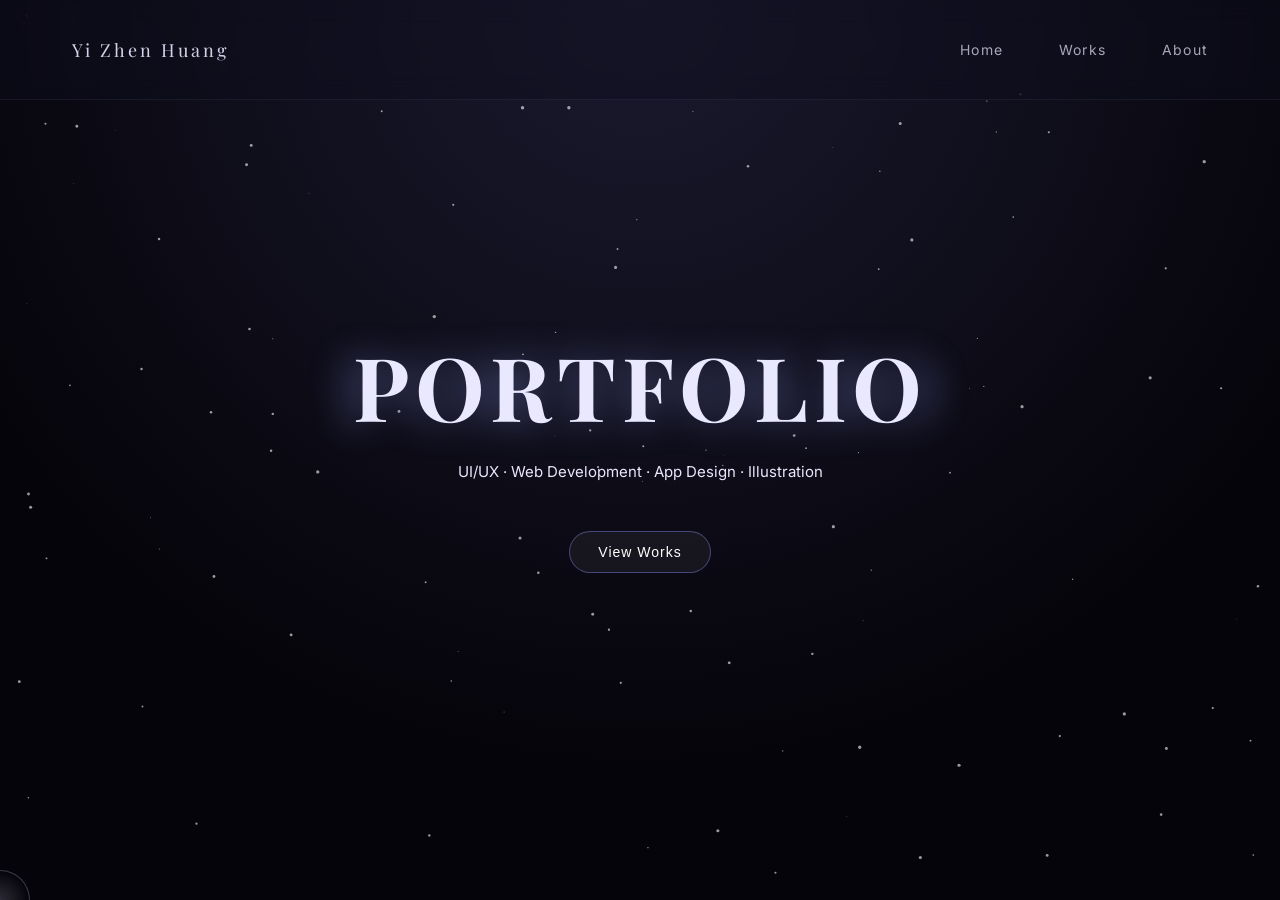
<file: index.html>
<!DOCTYPE html>
<html lang="zh-Hant">

<head>
  <meta charset="UTF-8">
  <meta name="viewport" content="width=device-width, initial-scale=1.0">
  <title>Portfolio</title>

  <link
    href="https://fonts.googleapis.com/css2?family=Playfair+Display:wght@500;700&family=Inter:wght@300;400&family=Noto+Serif+TC:wght@400;700&display=swap"
    rel="stylesheet">
  <!-- Font Awesome icon -->
  <link rel="stylesheet" href="https://cdnjs.cloudflare.com/ajax/libs/font-awesome/6.5.1/css/all.min.css">
  <link rel="stylesheet" href="./workcard.css">
  <link rel="stylesheet" href="./mobile-menu.css">
  <link rel="icon" href="./logo.PNG">
  <style>
    /* ===== 基本 ===== */
    html {
      overflow-y: scroll;
      /* 永遠保留垂直滾動條，即使頁面內容不夠長 */
    }

    * {
      margin: 0;
      padding: 0;
      box-sizing: border-box;
    }

    html {
      background: #05040a;
    }

    body {
      background: radial-gradient(circle at top, #1b1a2f, #05040a 70%);
      color: #eae8ff;
      font-family: 'Inter', sans-serif;
      overflow: hidden;
    }

    /* ===== 導覽列 ===== */
    .nav {
      height: 100px;
      padding: 0 72px;
      display: flex;
      align-items: center;
      justify-content: space-between;
      position: fixed;
      top: 0;
      width: 100%;
      z-index: 20;

      background: rgba(15, 14, 30, .45);
      backdrop-filter: blur(12px);
      border-bottom: 1px solid rgba(160, 160, 255, .08);
    }

    .logo {
      font-family: 'Playfair Display', serif;
      font-size: 18px;
      letter-spacing: 3px;
      opacity: .9;
    }

    .menu {
      display: flex;
      gap: 56px;
      list-style: none;
    }

    .menu li {
      position: relative;
      font-size: 14px;
      letter-spacing: 1.2px;
      cursor: pointer;
      opacity: .7;
      transition: .4s;
    }

    .menu li::after {
      content: '';
      position: absolute;
      left: -10%;
      bottom: -8px;
      width: 120%;
      height: 1px;
      background: linear-gradient(90deg,
          transparent,
          rgba(122, 162, 227, .8),
          transparent);
      opacity: 0;
      transition: .4s;
    }

    .menu li:hover {
      opacity: 1;
    }

    .menu li:hover::after {
      opacity: 1;
    }

    .menu a {
      text-decoration: none;
      color: inherit;
      display: block;
    }

    /* ===== Hero ===== */
    .hero {
      height: 100vh;
      display: flex;
      align-items: center;
      justify-content: center;
      text-align: center;
      position: relative;
      z-index: 2;
    }

    .hero h1 {
      font-family: 'Playfair Display', serif;
      font-size: 88px;
      /* ⬅ 主標大很多 */
      letter-spacing: 6px;
      /* ⬅ 高級感 */
      font-weight: 700;
      position: relative;
      animation: fadeUp 1.4s ease forwards, titleBreath 4s ease-in-out infinite;
    }

    .hero h1::after {
      content: attr(data-text);
      position: absolute;
      inset: 0;
      z-index: -1;
      color: #9aa4ff;
      filter: blur(18px);
      opacity: .45;
      transform: scale(1.05);
    }

    .hero p {
      margin-top: 18px;
      font-size: 15px;
      opacity: .75;
      animation: fadeUp 1.6s ease forwards;
    }

    @keyframes titleBreath {
      0% {
        text-shadow:
          0 0 20px rgba(120, 150, 255, .25),
          0 0 40px rgba(140, 160, 255, .15);
      }

      50% {
        text-shadow:
          0 0 36px rgba(160, 190, 255, .45),
          0 0 80px rgba(120, 140, 255, .25);
      }

      100% {
        text-shadow:
          0 0 20px rgba(120, 150, 255, .25),
          0 0 40px rgba(140, 160, 255, .15);
      }
    }

    @keyframes fadeUp {
      from {
        opacity: 0;
        transform: translateY(20px);
      }

      to {
        opacity: 1;
        transform: translateY(0);
      }
    }

    @media (max-width:768px) {
      .hero h1 {
        font-size: 56px;
        letter-spacing: 3px;
      }
    }

    .hero-btn {
      margin-top: 50px;
      padding: 12px 28px;

      border-radius: 999px;
      border: 1px solid rgba(140, 150, 255, .4);

      background: rgba(255, 255, 255, 0.05);
      color: #fff;

      font-size: 14px;
      letter-spacing: 1px;
      cursor: pointer;

      transition: .4s;
    }

    .hero-btn:hover {
      background: rgba(140, 150, 255, .25);
      box-shadow:
        0 0 20px rgba(140, 150, 255, .3),
        0 0 40px rgba(120, 140, 255, .2);
    }

    /* ===== icon 掉落 ===== */
    #iconContainer {
      position: absolute;
      inset: 0;
      pointer-events: none;
      z-index: 1;
    }

    .falling-icon {
      position: absolute;
      top: -40px;
      opacity: .85;
      filter: drop-shadow(0 0 0 rgba(140, 130, 210, 0));
      transition: filter .4s ease;
    }

    .falling-icon.glow {
      filter:
        drop-shadow(0 0 6px rgba(143, 134, 201, .6)) drop-shadow(0 0 14px rgba(122, 162, 227, .4));
    }

    @keyframes fall {
      to {
        transform: translateY(110vh);
      }
    }

    /* ===== 殘影 ===== */
    .trail {
      position: fixed;
      pointer-events: none;
      opacity: .25;
      filter: blur(4px);
      transition: opacity .6s ease;
    }

    /* ===== 粒子 ===== */
    canvas {
      position: fixed;
      inset: 0;
      z-index: 0;
    }

    /* ===== 游標 ===== */
    /* 容器層 */
    .spotlight-title {
      position: relative;
      display: inline-block;
      /* 讓容器緊貼文字 */
      cursor: none;
      /* 隱藏預設鼠標，讓自訂 Cursor 統一 */
    }

    /* 上層紫色文字 */
    .spotlight-title .highlight {
      position: absolute;
      top: 0;
      left: 0;
      color: #8F86C9;
      /* 紫色 */

      /* 預設隱藏（半徑為 0） */
      clip-path: circle(0px at var(--x, 50%) var(--y, 50%));

      /* 平滑過渡 */
      transition: clip-path 0.1s ease-out;
      pointer-events: none;
      /* 確保滑鼠事件穿透到下層 */

      /* 複製原本的特效樣式 (如 glow/shadow) */
      text-shadow: 0 0 20px rgba(140, 130, 210, 0.4);
    }

    /* 當滑鼠移入時，將遮罩半徑擴大 (例如 80px) */
    .spotlight-title:hover .highlight {
      clip-path: circle(80px at var(--x, 50%) var(--y, 50%));
    }

    #cursor {
      position: fixed;
      width: 60px;
      height: 60px;
      border-radius: 50%;
      border: 1px solid rgba(220, 220, 255, .25);
      background: radial-gradient(circle, rgba(220, 220, 255, .18), transparent 70%);
      pointer-events: none;
      mix-blend-mode: screen;
      transform: translate(-50%, -50%);
      z-index: 999;

    }

    @media (max-width: 768px) {
      #cursor {
        display: none;
      }
    }


    /* ========================= */
    /* 📱 手機版完整優化 */
    /* ========================= */
    @media (max-width: 768px) {

      /* ===== body 修正 ===== */
      body {
        overflow: auto;
        /* 手機不能鎖死 */
      }

      /* ===== nav ===== */
      .nav {
        height: 70px;
        padding: 0 20px;
      }

      .logo {
        font-size: 14px;
        letter-spacing: 2px;
      }

      .menu {
        gap: 20px;
      }

      .menu li {
        font-size: 12px;
      }

      /* ===== hero ===== */
      .hero {
        padding: 0 20px;
      }

      .hero h1 {
        font-size: 42px;
        letter-spacing: 2px;
      }

      .hero p {
        font-size: 13px;
      }

      .hero-btn {
        margin-top: 30px;
        padding: 10px 20px;
        font-size: 12px;
      }
    }

    @media (max-width: 768px) {

      /* nav */
      .nav {
        height: 70px;
        padding: 0 20px;
      }

      .logo {
        font-size: 14px;
        letter-spacing: 2px;
      }

      .menu {
        gap: 20px;
        font-size: 12px;
      }
    }

    @media (max-width: 480px) {
      .nav {
        height: 70px;
        padding: 0 20px;
        flex-direction: row;
        justify-content: space-between;
        align-items: center;
      }

      .menu {
        display: none;
      }
    }

    /* ===== 手機顯示 ===== */
    @media (max-width: 480px) {
      .hamburger {
        display: flex;
      }

      .menu {
        display: none;
      }
    }
  </style>
</head>

<body>

  <div id="worksOverlay">
    <div class="works-panel">
      <button class="close-btn">✕</button>

      <h2 class="works-title">WORKS</h2>

      <div class="category-filters">
        <button class="filter-btn active" data-filter="all">All</button>
        <button class="filter-btn" data-filter="uiux">UI / UX</button>
        <button class="filter-btn" data-filter="web">Web Development</button>
        <button class="filter-btn" data-filter="app">App Design</button>
        <button class="filter-btn" data-filter="illustration">Illustration</button>
      </div>

      <button class="nav-btn left">‹</button>
      <button class="nav-btn right">›</button>

      <div class="carousel">
        <div class="cards">

          <div class="work-card" data-category="web">
            <div class="card-media">
              <img src="./card/card1.png" class="card-logo">
              <video class="card-video" muted loop playsinline>
                <source src="./card/card1.mp4" type="video/mp4">
              </video>
            </div>
            <span class="project-tag">WEB DEVELOPMENT</span>
            <h3>海好有你</h3>
            <div class="tools">
              <div class="tool">
                <img src="./icon/vs.JPG" alt="">
                <span>Visual Studio Code</span>
              </div>
            </div>
            <p>SDGs14 海洋保育互動網站，透過資訊與互動設計讓使用者理解海洋污染議題，並鼓勵參與環境行動。</p>
            <a href="./ocean/ocean.html"><button>View Project</button></a>
          </div>

          <div class="work-card" data-category="web">
            <div class="card-media">
              <img src="./card/card-image.png" class="card-logo">
              <video class="card-video" muted loop playsinline>
                <source src="./card/card-image.mp4" type="video/mp4">
              </video>
            </div>
            <span class="project-tag">WEB DEVELOPMENT</span>
            <h3>修起來</h3>
            <div class="tools">
              <div class="tool">
                <img src="./icon/vs.JPG" alt="">
                <span>Visual Studio Code</span>
              </div>
            </div>
            <p>線上圖片編輯網站，整合濾鏡、貼紙、拼圖與塗鴉等功能，讓使用者透過直覺操作快速完成個人化影像創作。</p>
            <a href="./image-editing/image.html"><button>View Project</button></a>
          </div>

          <div class="work-card" data-category="web">
            <div class="card-media">
              <img src="./card/card-umbrella.png" class="card-logo">
              <video class="card-video" muted loop playsinline>
                <source src="./card/card-umbrella.mp4" type="video/mp4">
              </video>
            </div>
            <span class="project-tag">WEB & INTERACTIVE</span>
            <h3>借過一場雨</h3>
            <div class="tools">
              <div class="tool">
                <img src="./icon/vs.JPG" alt="VS Code">
                <span>Visual Studio Code</span>
              </div>
            </div>
            <p>以雨傘作為互動媒介的網頁與互動投影作品，讓使用者透過雨傘閱讀他人的心情與故事，也能留下自己的故事。</p>
            <a href="./umbrella/umbrella.html"><button>View Project</button></a>
          </div>

          <div class="work-card" data-category="app">
            <div class="card-media">
              <img src="./card/card2.png" class="card-logo">
              <video class="card-video" muted loop playsinline>
                <source src="./card/card2.mp4" type="video/mp4">
              </video>
            </div>
            <span class="project-tag">APP DESIGN</span>
            <h3>咖啡廳點餐 App</h3>
            <div class="tools">
              <div class="tool">
                <img src="./icon/androidstudio.JPG" alt="">
                <span>Android Studio</span>
              </div>
            </div>
            <p>以 Android Studio 開發的行動點餐應用程式，提供咖啡與甜點搜尋、加入購物車與結帳流程。</p>
            <a href="./coffee/coffee.html"><button>View Project</button></a>
          </div>

          <div class="work-card" data-category="uiux">
            <div class="card-media">
              <img src="./card/card3.png" class="card-logo">
              <video class="card-video" muted loop playsinline>
                <source src="./card/card3.mp4" type="video/mp4">
              </video>
            </div>
            <span class="project-tag">UI / UX DESIGN</span>
            <h3>Invisible Mask</h3>
            <div class="tools">
              <div class="tool">
                <img src="./icon/figma.PNG" alt="">
                <span>Figma</span>
              </div>
            </div>
            <p>是一款以 Figma 設計的美妝 App，結合 AI 臉部分析與 AR 試妝，打造快速且個人化的妝容體驗。</p>
            <a href="./mask/mask.html"><button>View Project</button></a>
          </div>

          <div class="work-card" data-category="uiux">
            <div class="card-media">
              <img src="./card/card_familymart.png" class="card-logo">
              <video class="card-video" muted loop playsinline>
                <source src="./card/card_familymart.mp4" type="video/mp4">
              </video>
            </div>
            <span class="project-tag">UI / UX DESIGN</span>
            <h3>FamilyMart App Redesign</h3>
            <div class="tools">
              <div class="tool">
                <img src="./icon/figma.PNG" alt="">
                <span>Figma</span>
              </div>
            </div>
            <p>針對全家 App 進行 UI/UX 改版，聚焦高頻使用情境，優化操作流程與資訊架構，提升結帳效率與使用體驗。</p>
            <a href="./familymart/family.html"><button>View Project</button></a>
          </div>

          <div class="work-card image-slider-card" data-category="illustration">
            <div class="card-media">
              <div class="slider">
                <div class="track">
                  <img src="./card/card4.PNG" class="slide active">
                  <img src="./draw/spring-bg.PNG" class="slide">
                  <img src="./draw/summer-bg.PNG" class="slide">
                  <img src="./draw/autumn-bg.PNG" class="slide">
                  <img src="./draw/winter-bg.PNG" class="slide">
                  <img src="./draw/space-bg.PNG" class="slide">
                </div>
              </div>
            </div>
            <span class="project-tag">ILLUSTRATION</span>
            <h3>小熊歷險記</h3>
            <div class="tools">
              <div class="tool">
                <img src="./icon/procreate.JPG" alt="">
                <span>Procreate</span>
              </div>
              <div class="tool">
                <img src="./icon/ppt.JPG" alt="">
                <span>PowerPoint</span>
              </div>
            </div>
            <p>童話風卡牌互動遊戲，透過插畫敘事與四季場景變化，呈現角色的成長歷程與情感體驗。</p>
            <a href="./draw/draw.html"><button>View Project</button></a>
          </div>
          <!-- 第 7 張卡片：透明的我，也有顏色 -->
          <div class="work-card image-slider-card" data-category="illustration">
            <div class="card-media">
              <div class="slider">
                <div class="track">
                  <img src="./card/card_book.JPG" class="slide active">
                  <img src="./book/page-01.JPG" class="slide">
                  <img src="./book/page-02.JPG" class="slide">
                  <img src="./book/page-05.JPG" class="slide">
                  <img src="./book/page-13.JPG" class="slide">
                </div>
              </div>
            </div>
            <span class="project-tag">ILLUSTRATION</span>
            <h3>透明的我，也有顏色</h3>
            <div class="tools">
              <div class="tool">
                <img src="./icon/procreate.JPG" alt="">
                <span>Procreate</span>
              </div>
              <div class="tool">
                <img src="./icon/id.jpg" alt="">
                <span>Adobe InDesign</span>
              </div>
            </div>
            <p>以「顏色」作為個性與自我認同象徵的繪本，講述主角小透明從羨羨他人到尋找到自我顏色的故事。</p>
            <a href="./book/book.html"><button>View Project</button></a>
          </div>

        </div>
      </div>

      <div class="carousel-dots"></div>
    </div>
  </div>

  <!-- ===== 導覽列 ===== -->
  <nav class="nav">
    <div class="logo">Yi Zhen Huang</div>
    <ul class="menu">
      <li><a href="#">Home</a></li>
      <li><a href="#">Works</a></li>
      <li><a href="./about/about.html">About</a></li>
    </ul>
    <!-- hamburger -->
    <div class="hamburger" id="hamburger">
      <span></span>
      <span></span>
      <span></span>
    </div>
  </nav>
  <!-- mobile menu -->
  <div class="mobile-menu" id="mobileMenu">
    <a href="#">Home</a>
    <a href="#" id="mobileWorksBtn">Works</a>
    <a href="./about/about.html">About</a>
  </div>

  </nav>

  <div class="hero">
    <div class="hero-text">
      <h1 class="spotlight-title" data-text="PORTFOLIO">
        PORTFOLIO
        <span class="highlight">PORTFOLIO</span>
      </h1>
      <p class="subtitle">UI/UX · Web Development · App Design · Illustration</p>
      <button class="hero-btn">View Works</button>
    </div>
  </div>

  <canvas id="particles"></canvas>
  <div id="iconContainer"></div>
  <div id="cursor"></div>
  <script src="./workcard.js"></script>
  <script>
    const h1Container = document.querySelector('.spotlight-title');

    h1Container.addEventListener('mousemove', (e) => {
      const rect = h1Container.getBoundingClientRect();

      // 計算滑鼠在 h1 內的相對位置
      const x = e.clientX - rect.left;
      const y = e.clientY - rect.top;

      // 更新 CSS 變數
      h1Container.style.setProperty('--x', `${x}px`);
      h1Container.style.setProperty('--y', `${y}px`);
    });
    /* ===== 指標（滑鼠＋觸控） ===== */
    const pointer = { x: -999, y: -999 };
    const cursor = document.getElementById('cursor');

    /* 桌機滑鼠 */
    window.addEventListener('mousemove', e => {
      pointer.x = e.clientX;
      pointer.y = e.clientY;

      cursor.style.left = e.clientX + 'px';
      cursor.style.top = e.clientY + 'px';
    });

    /* 手機觸控 */
    window.addEventListener('touchstart', e => {
      const t = e.touches[0];
      pointer.x = t.clientX;
      pointer.y = t.clientY;
    });

    window.addEventListener('touchmove', e => {
      const t = e.touches[0];
      pointer.x = t.clientX;
      pointer.y = t.clientY;
    });

    /* 手指離開畫面 */
    window.addEventListener('touchend', () => {
      pointer.x = -999;
      pointer.y = -999;
    });

    /* ===== icon ===== */
    const icons = [
      'fa-brands fa-figma',          // Figma
      'fa-brands fa-unity',          // Unity
      'fa-brands fa-android',        // Android Studio
      'fa-solid fa-code',            // VS Code
    ];

    const colors = ['#8F86C9', '#7AA2E3'];
    const container = document.getElementById('iconContainer');

    function createIcon() {
      const i = document.createElement('i');
      i.className = `falling-icon ${icons[Math.floor(Math.random() * icons.length)]}`;
      i.style.left = Math.random() * 100 + 'vw';
      i.style.fontSize = Math.random() * 22 + 22 + 'px';
      i.style.color = colors[Math.floor(Math.random() * colors.length)];
      const d = Math.random() * 10 + 14;
      i.style.animation = `fall ${d}s linear infinite`;
      container.appendChild(i);

      const data = { x: 0, y: 0 };

      function update() {
        const r = i.getBoundingClientRect();
        const dx = r.left + r.width / 2 - pointer.x;
        const dy = r.top + r.height / 2 - pointer.y;
        const dist = Math.sqrt(dx * dx + dy * dy);
        const range = 120;

        if (dist < range) {
          const force = (1 - dist / range) * 28;
          data.x += (dx / dist) * force;
          data.y += (dy / dist) * force;
          i.classList.add('glow');
          createTrail(i, r, data);
        } else {
          data.x *= 0.9;
          data.y *= 0.9;
          i.classList.remove('glow');
        }
        i.style.transform = `translate(${data.x}px,${data.y}px)`;
        requestAnimationFrame(update);
      }
      update();
      setTimeout(() => i.remove(), d * 1000);
    }

    function createTrail(icon, rect, data) {
      const t = icon.cloneNode(true);
      t.classList.add('trail');
      t.style.left = rect.left + 'px';
      t.style.top = rect.top + 'px';
      t.style.transform = `translate(${data.x}px,${data.y}px)`;
      document.body.appendChild(t);
      setTimeout(() => t.remove(), 600);
    }

    setInterval(createIcon, 700);

    /* ===== 粒子 ===== */
    const canvas = document.getElementById('particles');
    const ctx = canvas.getContext('2d');
    let w, h, particles = [];
    function resize() {
      w = canvas.width = window.innerWidth;
      h = canvas.height = window.innerHeight;
    }
    window.addEventListener('resize', resize);
    resize();

    for (let i = 0; i < 120; i++) {
      particles.push({
        x: Math.random() * w,
        y: Math.random() * h,
        r: Math.random() * 1.4 + .3,
        s: Math.random() * .3 + .1
      });
    }

    function draw() {
      ctx.clearRect(0, 0, w, h);
      ctx.fillStyle = 'rgba(255,255,255,.6)';
      particles.forEach(p => {
        p.y += p.s;
        if (p.y > h) p.y = 0;
        ctx.beginPath();
        ctx.arc(p.x, p.y, p.r, 0, Math.PI * 2);
        ctx.fill();
      });
      requestAnimationFrame(draw);
    }
    draw();
    /* ============================= */
    /* Hamburger Menu */
    /* ============================= */

    const hamburger = document.getElementById("hamburger");
    const mobileMenu = document.getElementById("mobileMenu");

    hamburger.addEventListener("click", () => {

      hamburger.classList.toggle("active");
      mobileMenu.classList.toggle("show");

    });
    /* 點選選單自動關閉（手機體驗更好） */
    document.querySelectorAll(".menu li").forEach(item => {
      item.addEventListener("click", () => {
        hamburger.classList.remove("active");
        mobileMenu.classList.remove("show"); // 🔥 正確
      });
    });
  </script>

</body>

</html>
</file>
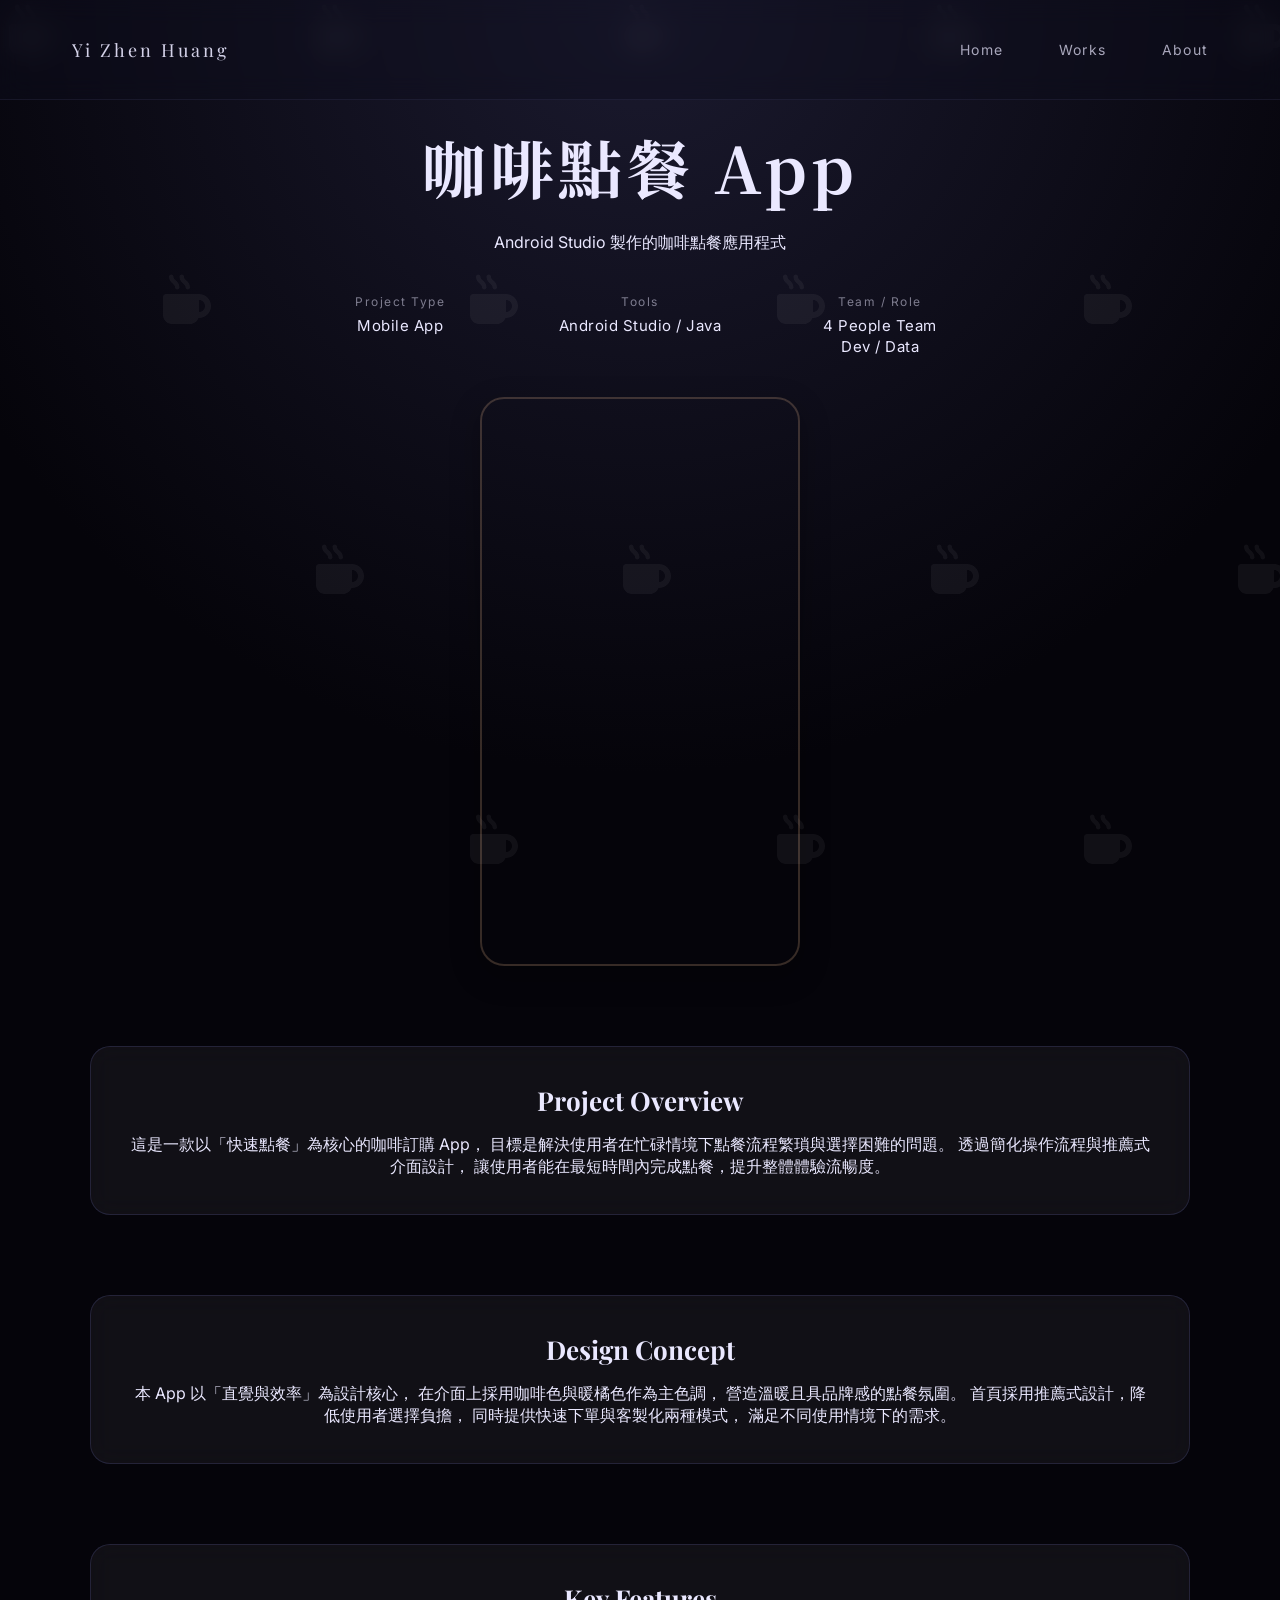
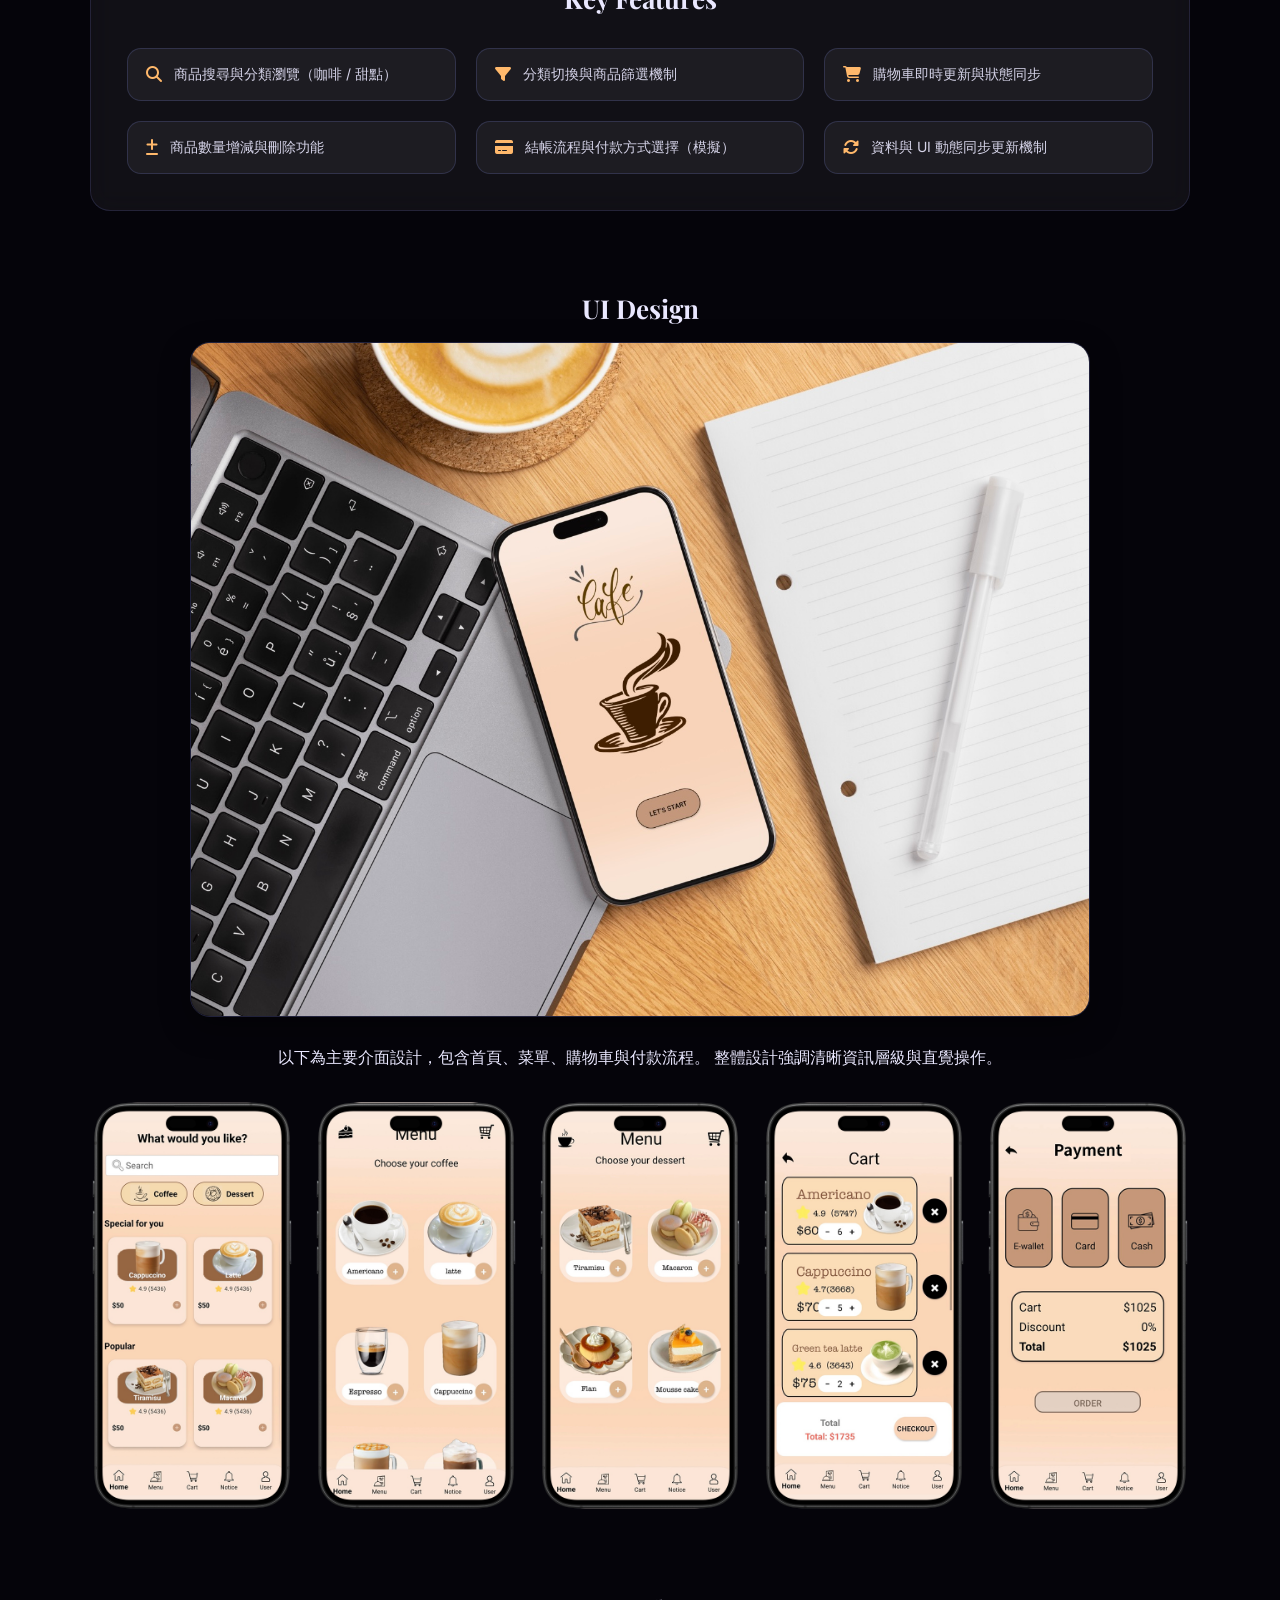
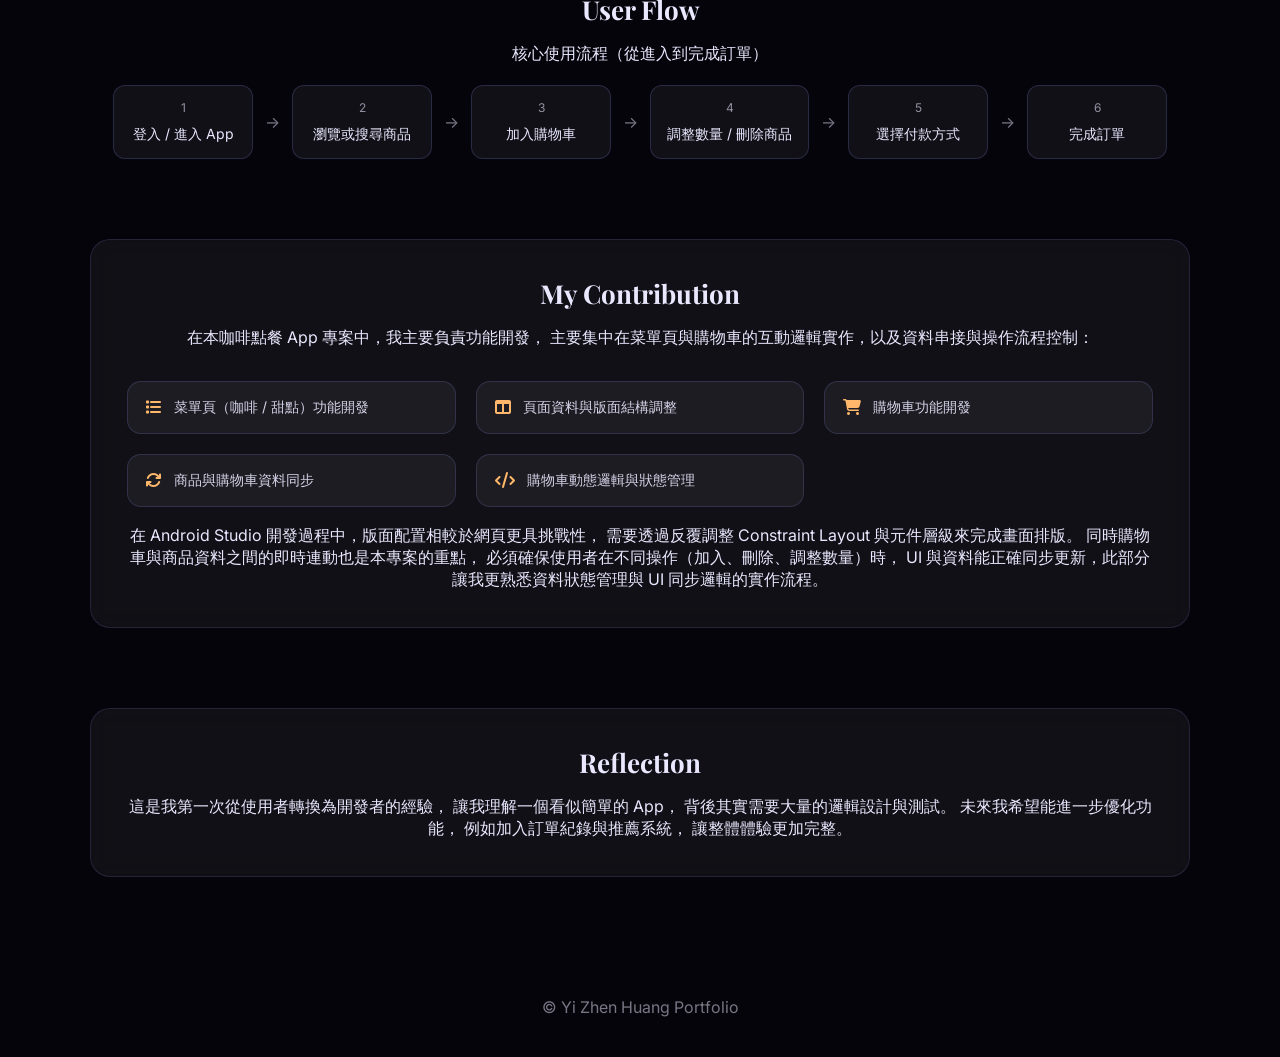
<file: coffee/coffee.html>
<!DOCTYPE html>
<html lang="zh-Hant">

<head>
    <meta charset="UTF-8">
    <title>Coffee App | Portfolio</title>

    <link
        href="https://fonts.googleapis.com/css2?family=Playfair+Display:wght@500;700&family=Inter:wght@300;400&family=Noto+Serif+TC:wght@400;700&display=swap"
        rel="stylesheet">
    <link rel="stylesheet" href="https://cdnjs.cloudflare.com/ajax/libs/font-awesome/6.5.0/css/all.min.css">
    <meta name="viewport" content="width=device-width, initial-scale=1.0">
    <link rel="stylesheet" href="../workcard.css">
    <link rel="stylesheet" href="../mobile-menu.css">
    <link rel="icon" href="../logo.PNG">
    <style>
        * {
            margin: 0;
            padding: 0;
            box-sizing: border-box;
        }

        html {
            background: #05040a;
        }

        body {
            font-family: 'Inter', sans-serif;
            background: radial-gradient(circle at top, #1b1a2f, #05040a 70%);
            background-attachment: fixed;
            color: #eae8ff;
        }

        /* container */
        .container {
            width: 90%;
            max-width: 1100px;
            margin: auto;
            padding-top: 120px;
            flex: 1;
        }

        /* ===== 導覽列 ===== */
        .nav {
            height: 100px;
            padding: 0 72px;
            display: flex;
            align-items: center;
            justify-content: space-between;
            position: fixed;
            top: 0;
            width: 100%;
            z-index: 20;

            background: rgba(15, 14, 30, .45);
            backdrop-filter: blur(12px);
            border-bottom: 1px solid rgba(160, 160, 255, .08);
        }

        .logo {
            font-family: 'Playfair Display', serif;
            font-size: 18px;
            letter-spacing: 3px;
            opacity: .9;
        }

        .menu {
            display: flex;
            gap: 56px;
            list-style: none;
        }

        .menu li {
            position: relative;
            font-size: 14px;
            letter-spacing: 1.2px;
            cursor: pointer;
            opacity: .7;
            transition: .4s;
        }

        /* 修正 nav a 樣式 */
        .menu li a {
            color: inherit;
            text-decoration: none;
            display: block;
        }

        .menu li::after {
            content: '';
            position: absolute;
            left: -10%;
            bottom: -8px;
            width: 120%;
            height: 1px;
            background: linear-gradient(90deg,
                    transparent,
                    rgba(122, 162, 227, .8),
                    transparent);
            opacity: 0;
            transition: .4s;
        }

        .menu li:hover {
            opacity: 1;
        }

        .menu li:hover::after {
            opacity: 1;
        }

        h1,
        h2 {
            font-family: 'Playfair Display', serif;
            margin-bottom: 20px;
        }

        /* hero */

        .hero {
            text-align: center;
            margin-bottom: 70px;
        }

        .hero h1 {
            font-family: 'Noto Serif TC', serif;
            font-size: 64px;
            letter-spacing: 4px;
        }

        .hero p {
            opacity: .7;
            margin-top: 10px;
        }

        .hero h1 {
            opacity: 0;
            transform: translateY(30px);
            animation: heroTitle 1s ease forwards;
        }

        .hero p {
            opacity: 0;
            transform: translateY(30px);
            animation: heroText 1s ease forwards;
            animation-delay: .3s;
        }

        .hero .info {
            opacity: 0;
            transform: translateY(30px);
            animation: heroText 1s ease forwards;
            animation-delay: .6s;
        }

        @keyframes heroTitle {
            to {
                opacity: 1;
                transform: translateY(0);
            }
        }

        @keyframes heroText {
            to {
                opacity: 1;
                transform: translateY(0);
            }
        }

        /* project info layout */

        .project-info {

            margin-top: 40px;

            display: flex;
            justify-content: center;
            gap: 60px;

            flex-wrap: wrap;

        }

        .project-item {

            display: flex;
            flex-direction: column;
            align-items: center;
            min-width: 180px;
            /* 🔥 關鍵：統一寬度 */
            text-align: center;
        }

        .label {

            font-size: 12px;
            letter-spacing: 1.5px;
            opacity: .5;

            margin-bottom: 6px;

        }

        .value {

            font-size: 15px;
            letter-spacing: .5px;
            line-height: 1.4;
        }

        .project-item {

            transition: .35s;

        }

        .project-item:hover {

            transform: translateY(-4px);

        }

        .project-item {
            opacity: 0;
            transform: translateY(20px);
            animation: infoFade 0.8s ease forwards;
        }

        .project-item:nth-child(1) {
            animation-delay: .4s;
        }

        .project-item:nth-child(2) {
            animation-delay: .6s;
        }

        .project-item:nth-child(3) {
            animation-delay: .8s;
        }

        @keyframes infoFade {
            to {
                opacity: 1;
                transform: translateY(0);
            }
        }

        /* glass */
        .glass {
            background: rgba(255, 255, 255, .05);
            border: 1px solid rgba(140, 150, 255, .15);
            border-radius: 20px;
            padding: 36px;
            backdrop-filter: blur(12px);
            margin-bottom: 60px;
        }

        /* section */
        .section {
            text-align: center;
            margin: 80px 0;
        }

        .section h2 {
            font-size: 26px;
            margin-bottom: 16px;
            opacity: 0;
            transform: translateY(20px);
            transition: .6s ease .2s;
        }

        .section.show h2 {
            opacity: 1;
            transform: translateY(0);
        }

        .coffee-page video {
            width: 300px;
            border-radius: 24px;
            border: 2px solid rgba(255, 200, 150, .2);
            margin-top: 40px;
        }

        .video-animate {
            opacity: 0;
            transform: translateY(40px) scale(0.98);
            transition: 0.8s ease;
            transition-delay: 0.4s;
            /* ⭐關鍵：讓影片晚一點動畫 */
        }

        .video-animate.show {
            opacity: 1;
            transform: translateY(0) scale(1);
        }

        .coffee-video-wrapper {
            width: 100%;
            max-width: 320px;
            aspect-ratio: 9 / 16;
            margin: 40px auto;
            border-radius: 24px;
            overflow: hidden;
            border: 2px solid rgba(255, 200, 150, .2);
            box-shadow: 0 10px 30px rgba(0, 0, 0, .3);
        }

        .coffee-video-wrapper iframe {
            width: 100%;
            height: 100%;
            border: none;
        }

        /* mockup */
        .mockups {
            display: grid;
            grid-template-columns: repeat(5, 1fr);
            gap: 20px;
            margin-top: 30px;
        }

        .mockup-hero {
            width: 100%;
            margin-bottom: 30px;
            display: flex;
            justify-content: center;
        }

        .mockup-hero img {
            width: 100%;
            max-width: 900px;
            border-radius: 20px;
            border: 1px solid rgba(140, 150, 255, .2);
            box-shadow: 0 10px 30px rgba(0, 0, 0, .4);
        }

        .phone {
            width: 100%;
            background: transparent;
            border: none;

            transition: transform 0.5s cubic-bezier(0.25, 0.8, 0.25, 1),
                filter 0.5s ease;
        }

        .phone:hover {
            transform: translateY(-8px) scale(1.03);
            filter: brightness(1.08);
        }

        .phone img {
            width: 100%;
            display: block;
        }

        /* flow */
        .flow {
            display: flex;
            flex-wrap: wrap;
            justify-content: center;
            align-items: center;
            gap: 12px;
            margin-top: 20px;
        }

        .flow-step {
            background: rgba(255, 255, 255, .05);
            border: 1px solid rgba(140, 150, 255, .2);
            padding: 14px 16px;
            border-radius: 12px;
            text-align: center;
            min-width: 140px;
            transition: .3s;
        }

        .flow-step span {
            display: block;
            font-size: 12px;
            opacity: .6;
            margin-bottom: 6px;
        }

        .flow-step p {
            font-size: 14px;
        }

        .flow-step:hover {
            transform: translateY(-4px);
            border: 1px solid rgba(160, 130, 100, .5);
        }

        .flow-arrow {
            opacity: .5;
        }

        /* contribution grid */

        .contribution-grid {

            margin-top: 32px;

            display: grid;
            grid-template-columns: repeat(3, 1fr);

            gap: 20px;

        }

        @media (max-width:768px) {

            .contribution-grid {

                grid-template-columns: 1fr 1fr;

            }

        }

        /* card */

        .contribution-card {

            display: flex;
            align-items: center;
            gap: 12px;

            padding: 16px 18px;
            border-radius: 14px;

            background: rgba(255, 255, 255, .05);
            border: 1px solid rgba(140, 150, 255, .18);

            transition: .35s;
        }

        .contribution-card i {
            font-size: 16px;
            color: #ffb86b;
            /* 咖啡暖色系 */
        }

        .contribution-card span {
            font-size: 14px;
            opacity: .9;
        }

        /* hover */

        .contribution-card:hover {

            transform: translateY(-4px);

            border: 1px solid rgba(231, 171, 107, 0.8);
            box-shadow:
                0 0 14px rgba(255, 200, 140, .35),
                0 0 28px rgba(255, 184, 107, .25),
                0 8px 22px rgba(0, 0, 0, .35);

            background: rgba(255, 255, 255, .08);
        }

        /* 背景層 */
        .coffee-bg {
            position: fixed;
            top: 0;
            left: 0;
            width: 100%;
            height: 100%;
            pointer-events: none;
            z-index: 0;
            overflow: hidden;
        }

        /* 整體移動（右下 → 左上） */
        .coffee-track {
            position: absolute;
            width: 200%;
            height: 200%;
            animation: moveDiagonal 25s linear infinite;
        }

        /* 咖啡豆 */
        .bean {
            position: absolute;
            width: 60px;
            opacity: 0.05;
        }

        /* 斜向漂移動畫 */
        @keyframes moveDiagonal {
            0% {
                transform: translate(0, 0);
            }

            100% {
                transform: translate(-25%, -25%);
            }
        }

        /* Footer */
        .footer {
            text-align: center;
            background: transparent;
            opacity: 0.5;
            padding: 40px 0;
        }

        /*滑動出現動畫*/
        .section {
            opacity: 0;
            transform: translateY(60px) scale(.98);
            transition: opacity 0.8s ease, transform 0.8s ease;
        }

        .section.show {
            opacity: 1;
            transform: translateY(0) scale(1);
        }

        .section video {
            opacity: 0;
            transform: translateY(40px) scale(0.98);
            transition: opacity 0.8s ease, transform 0.8s ease;
        }

        .section.show video {
            opacity: 1;
            transform: translateY(0) scale(1);
        }

        /* =========================
📱 Tablet（統一小熊風格）
========================= */
        @media (max-width: 768px) {

            /* container */
            .container {
                width: 92%;
                padding-top: 90px;
            }

            /* nav */
            .nav {
                height: 70px;
                padding: 0 20px;
            }

            .logo {
                font-size: 14px;
                letter-spacing: 2px;
            }

            /* 👉 跟小熊一致 */
            .menu {
                display: none;
            }

            .hamburger {
                display: flex;
            }

            /* hero */
            .hero h1 {
                font-size: 36px;
                letter-spacing: 2px;
            }

            .hero p {
                font-size: 13px;
            }

            /* project info */
            .project-info {
                gap: 20px;
            }

            .value {
                font-size: 13px;
            }

            /* glass */
            .glass {
                padding: 24px;
            }

            /* section */
            .section {
                margin: 50px 0;
            }

            .section h2 {
                font-size: 22px;
            }

            .section p {
                font-size: 14px;
                line-height: 1.7;
            }

            /* ⭐ 影片（改成跟小熊一樣邏輯） */
            .video-wrapper {
                width: 100%;
                aspect-ratio: 9 / 16;
            }


            /* ⭐ mockups（重要） */
            .mockups {
                grid-template-columns: repeat(2, 1fr);
                gap: 10px;
            }

            /* flow */
            .flow {
                flex-direction: column;
            }

            .flow-arrow {
                display: none;
            }

            .flow-step {
                width: 100%;
            }

            /* contribution */
            .contribution-grid {
                grid-template-columns: 1fr 1fr;
            }
        }

        @media (max-width: 480px) {

            /* hero */
            .hero h1 {
                font-size: 28px;
            }

            /* project info */
            .project-info {
                flex-direction: column;
                gap: 14px;
            }

            /* section */
            .section {
                margin: 40px 0;
            }

            .section h2 {
                font-size: 20px;
            }

            .section p {
                font-size: 13px;
            }

            .mockups {
                grid-template-columns: 1fr;
                gap: 16px;
                justify-items: center;
                /* ⭐讓卡片置中 */
            }

            .phone {
                width: 100%;
                max-width: 220px;
                /* ⭐限制手機大小 */
                margin: 0 auto;
                /* ⭐置中 */
            }

            /* ⭐ 影片 */
            .video-wrapper {
                aspect-ratio: 16 / 9;
            }

            /* ⭐ 手機優化（關閉hover） */
            .phone:hover {
                transform: none;
                filter: none;
            }

            /* contribution */
            .contribution-grid {
                grid-template-columns: 1fr;
            }
        }

        /* ===== 手機顯示 ===== */
        @media (max-width: 480px) {
            .hamburger {
                display: flex;
            }

            .menu {
                display: none;
            }
        }


        .video-wrapper {
            pointer-events: none;
        }

        .video-wrapper iframe {
            pointer-events: auto;
        }
    </style>
</head>

<body>
    <div class="coffee-bg"></div>
    <div id="worksOverlay">
        <div class="works-panel">
            <button class="close-btn">✕</button>

            <h2 class="works-title">WORKS</h2>

            <div class="category-filters">
                <button class="filter-btn active" data-filter="all">All</button>
                <button class="filter-btn" data-filter="uiux">UI / UX</button>
                <button class="filter-btn" data-filter="web">Web Development</button>
                <button class="filter-btn" data-filter="app">App Design</button>
                <button class="filter-btn" data-filter="illustration">Illustration</button>
            </div>

            <button class="nav-btn left">‹</button>
            <button class="nav-btn right">›</button>

            <div class="carousel">
                <div class="cards">

                    <div class="work-card" data-category="web">
                        <div class="card-media">
                            <img src="../card/card1.png" class="card-logo">
                            <video class="card-video" muted loop playsinline>
                                <source src="../card/card1.mp4" type="video/mp4">
                            </video>
                        </div>
                        <span class="project-tag">WEB DEVELOPMENT</span>
                        <h3>海好有你</h3>
                        <div class="tools">
                            <div class="tool">
                                <img src="../icon/vs.JPG" alt="">
                                <span>Visual Studio Code</span>
                            </div>
                        </div>
                        <p>SDGs14 海洋保育互動網站，透過資訊與互動設計讓使用者理解海洋污染議題，並鼓勵參與環境行動。</p>
                        <a href="../ocean/ocean.html"><button>View Project</button></a>
                    </div>

                    <div class="work-card" data-category="web">
                        <div class="card-media">
                            <img src="../card/card-image.png" class="card-logo">
                            <video class="card-video" muted loop playsinline>
                                <source src="../card/card-image.mp4" type="video/mp4">
                            </video>
                        </div>
                        <span class="project-tag">WEB DEVELOPMENT</span>
                        <h3>修起來</h3>
                        <div class="tools">
                            <div class="tool">
                                <img src="../icon/vs.JPG" alt="">
                                <span>Visual Studio Code</span>
                            </div>
                        </div>
                        <p>線上圖片編輯網站，整合濾鏡、貼紙、拼圖與塗鴉等功能，讓使用者透過直覺操作快速完成個人化影像創作。</p>
                        <a href="../image-editing/image.html"><button>View Project</button></a>
                    </div>

                    <div class="work-card" data-category="web">
                        <div class="card-media">
                            <img src="../card/card-umbrella.png" class="card-logo">
                            <video class="card-video" muted loop playsinline>
                                <source src="../card/card-umbrella.mp4" type="video/mp4">
                            </video>
                        </div>
                        <span class="project-tag">WEB & INTERACTIVE</span>
                        <h3>借過一場雨</h3>
                        <div class="tools">
                            <div class="tool">
                                <img src="../icon/vs.JPG" alt="VS Code">
                                <span>Visual Studio Code</span>
                            </div>
                        </div>
                        <p>以雨傘作為互動媒介的網頁與互動投影作品，讓使用者透過雨傘閱讀他人的心情與故事，也能留下自己的故事。</p>
                        <a href="../umbrella/umbrella.html"><button>View Project</button></a>
                    </div>

                    <div class="work-card" data-category="app">
                        <div class="card-media">
                            <img src="../card/card2.png" class="card-logo">
                            <video class="card-video" muted loop playsinline>
                                <source src="../card/card2.mp4" type="video/mp4">
                            </video>
                        </div>
                        <span class="project-tag">APP DESIGN</span>
                        <h3>咖啡廳點餐 App</h3>
                        <div class="tools">
                            <div class="tool">
                                <img src="../icon/androidstudio.JPG" alt="">
                                <span>Android Studio</span>
                            </div>
                        </div>
                        <p>以 Android Studio 開發的行動點餐應用程式，提供咖啡與甜點搜尋、加入購物車與結帳流程。</p>
                        <a href="./coffee.html"><button>View Project</button></a>
                    </div>

                    <div class="work-card" data-category="uiux">
                        <div class="card-media">
                            <img src="../card/card3.png" class="card-logo">
                            <video class="card-video" muted loop playsinline>
                                <source src="../card/card3.mp4" type="video/mp4">
                            </video>
                        </div>
                        <span class="project-tag">UI / UX DESIGN</span>
                        <h3>Invisible Mask</h3>
                        <div class="tools">
                            <div class="tool">
                                <img src="../icon/figma.PNG" alt="">
                                <span>Figma</span>
                            </div>
                        </div>
                        <p>是一款以 Figma 設計的美妝 App，結合 AI 臉部分析與 AR 試妝，打造快速且個人化的妝容體驗。</p>
                        <a href="../mask/mask.html"><button>View Project</button></a>
                    </div>

                    <div class="work-card" data-category="uiux">
                        <div class="card-media">
                            <img src="../card/card_familymart.png" class="card-logo">
                            <video class="card-video" muted loop playsinline>
                                <source src="../card/card_familymart.mp4" type="video/mp4">
                            </video>
                        </div>
                        <span class="project-tag">UI / UX DESIGN</span>
                        <h3>FamilyMart App Redesign</h3>
                        <div class="tools">
                            <div class="tool">
                                <img src="../icon/figma.PNG" alt="">
                                <span>Figma</span>
                            </div>
                        </div>
                        <p>針對全家 App 進行 UI/UX 改版，聚焦高頻使用情境，優化操作流程與資訊架構，提升結帳效率與使用體驗。</p>
                        <a href="../familymart/family.html"><button>View Project</button></a>
                    </div>

                    <div class="work-card image-slider-card" data-category="illustration">
                        <div class="card-media">
                            <div class="slider">
                                <div class="track">
                                    <img src="../card/card4.PNG" class="slide active">
                                    <img src="../draw/spring-bg.PNG" class="slide">
                                    <img src="../draw/summer-bg.PNG" class="slide">
                                    <img src="../draw/autumn-bg.PNG" class="slide">
                                    <img src="../draw/winter-bg.PNG" class="slide">
                                    <img src="../draw/space-bg.PNG" class="slide">
                                </div>
                            </div>
                        </div>
                        <span class="project-tag">ILLUSTRATION</span>
                        <h3>小熊歷險記</h3>
                        <div class="tools">
                            <div class="tool">
                                <img src="../icon/procreate.JPG" alt="">
                                <span>Procreate</span>
                            </div>
                            <div class="tool">
                                <img src="../icon/ppt.JPG" alt="">
                                <span>PowerPoint</span>
                            </div>
                        </div>
                        <p>童話風卡牌互動遊戲，透過插畫敘事與四季場景變化，呈現角色的成長歷程與情感體驗。</p>
                        <a href="../draw/draw.html"><button>View Project</button></a>
                    </div>
                    <!-- 第 7 張卡片：透明的我，也有顏色 -->
                    <div class="work-card image-slider-card" data-category="illustration">
                        <div class="card-media">
                            <div class="slider">
                                <div class="track">
                                    <img src="../card/card_book.JPG" class="slide active">
                                    <img src="../book/page-01.JPG" class="slide">
                                    <img src="../book/page-02.JPG" class="slide">
                                    <img src="../book/page-05.JPG" class="slide">
                                    <img src="../book/page-13.JPG" class="slide">
                                </div>
                            </div>
                        </div>
                        <span class="project-tag">ILLUSTRATION</span>
                        <h3>透明的我，也有顏色</h3>
                        <div class="tools">
                            <div class="tool">
                                <img src="../icon/procreate.JPG" alt="">
                                <span>Procreate</span>
                            </div>
                            <div class="tool">
                                <img src="../icon/id.jpg" alt="">
                                <span>Adobe InDesign</span>
                            </div>
                        </div>
                        <p>以「顏色」作為個性與自我認同象徵的繪本，講述主角小透明從羨羨他人到尋找到自我顏色的故事。</p>
                        <a href="../book/book.html"><button>View Project</button></a>
                    </div>
                </div>
            </div>

            <div class="carousel-dots"></div>
        </div>
    </div>

    <nav class="nav">
        <div class="logo">Yi Zhen Huang</div>
        <ul class="menu">
            <li><a href="../index.html">Home</a></li>
            <li>Works</li>
            <li><a href="../about/about.html">About</a></li>
        </ul>
        <!-- hamburger -->
        <div class="hamburger" id="hamburger">
            <span></span>
            <span></span>
            <span></span>
        </div>
    </nav>
    <!-- mobile menu -->
    <div class="mobile-menu" id="mobileMenu">
        <a href="../index.html">Home</a>
        <a href="#" id="mobileWorksBtn">Works</a>
        <a href="../about/about.html">About</a>
    </div>
    <div class="container">

        <!-- Hero -->
        <div class="hero">
            <h1>咖啡點餐 App</h1>
            <p>Android Studio 製作的咖啡點餐應用程式</p>
            <div class="project-info">

                <div class="project-item">
                    <span class="label">Project Type</span>
                    <span class="value">Mobile App</span>
                </div>

                <div class="project-item">
                    <span class="label">Tools</span>
                    <span class="value">Android Studio / Java</span>
                </div>

                <div class="project-item">
                    <span class="label">Team / Role</span>
                    <span class="value">4 People Team<br> Dev / Data</span>
                </div>

            </div>
            <!-- 操作影片 -->
            <div class="coffee-page">
                <div class="coffee-video-wrapper">
                    <iframe class="video-animate no-click" width="560" height="315"
                        src="https://www.youtube.com/embed/aO0r32IRtaw?rel=0&modestbranding=1"
                        title="YouTube video player" frameborder="0"
                        allow="accelerometer; autoplay; clipboard-write; encrypted-media; gyroscope; picture-in-picture"
                        allowfullscreen>
                    </iframe>
                </div>
            </div>


            <!-- Project Info -->
            <div class="glass section">
                <h2>Project Overview</h2>
                <p>
                    這是一款以「快速點餐」為核心的咖啡訂購 App，
                    目標是解決使用者在忙碌情境下點餐流程繁瑣與選擇困難的問題。
                    透過簡化操作流程與推薦式介面設計，
                    讓使用者能在最短時間內完成點餐，提升整體體驗流暢度。
                </p>
            </div>
            <div class="glass section">
                <h2>Design Concept</h2>
                <p>
                    本 App 以「直覺與效率」為設計核心，
                    在介面上採用咖啡色與暖橘色作為主色調，
                    營造溫暖且具品牌感的點餐氛圍。
                    首頁採用推薦式設計，降低使用者選擇負擔，
                    同時提供快速下單與客製化兩種模式，
                    滿足不同使用情境下的需求。
                </p>
            </div>
            <div class="glass section">
                <h2>Key Features</h2>

                <div class="contribution-grid">

                    <div class="contribution-card">
                        <i class="fa-solid fa-magnifying-glass"></i>
                        <span>商品搜尋與分類瀏覽（咖啡 / 甜點）</span>
                    </div>

                    <div class="contribution-card">
                        <i class="fa-solid fa-filter"></i>
                        <span>分類切換與商品篩選機制</span>
                    </div>

                    <div class="contribution-card">
                        <i class="fa-solid fa-cart-shopping"></i>
                        <span>購物車即時更新與狀態同步</span>
                    </div>

                    <div class="contribution-card">
                        <i class="fa-solid fa-plus-minus"></i>
                        <span>商品數量增減與刪除功能</span>
                    </div>

                    <div class="contribution-card">
                        <i class="fa-solid fa-credit-card"></i>
                        <span>結帳流程與付款方式選擇（模擬）</span>
                    </div>

                    <div class="contribution-card highlight">
                        <i class="fa-solid fa-rotate"></i>
                        <span>資料與 UI 動態同步更新機制</span>
                    </div>

                </div>
            </div>

            <!-- UI Mockup -->
            <div class="section">
                <h2>UI Design</h2>
                <!-- ⭐ 大 mockup 主視覺（放這裡） -->
                <div class="mockup-hero">
                    <img src="coffeemockup.png">
                </div>
                <p>
                    以下為主要介面設計，包含首頁、菜單、購物車與付款流程。
                    整體設計強調清晰資訊層級與直覺操作。
                </p>

                <div class="mockups">

                    <div class="phone">
                        <img src="home.png">
                    </div>

                    <div class="phone">
                        <img src="menu1.png">
                    </div>

                    <div class="phone">
                        <img src="menu2.png">
                    </div>

                    <div class="phone">
                        <img src="cart.png">
                    </div>

                    <div class="phone">
                        <img src="payment.png">
                    </div>

                </div>
            </div>

            <!-- Flow補充 -->
            <div class="section">
                <h2>User Flow</h2>
                <p style="opacity:.6;">核心使用流程（從進入到完成訂單）</p>
                <div class="flow">

                    <div class="flow-step">
                        <span>1</span>
                        <p>登入 / 進入 App</p>
                    </div>

                    <div class="flow-arrow">→</div>

                    <div class="flow-step">
                        <span>2</span>
                        <p>瀏覽或搜尋商品</p>
                    </div>

                    <div class="flow-arrow">→</div>

                    <div class="flow-step">
                        <span>3</span>
                        <p>加入購物車</p>
                    </div>

                    <div class="flow-arrow">→</div>

                    <div class="flow-step">
                        <span>4</span>
                        <p>調整數量 / 刪除商品</p>
                    </div>

                    <div class="flow-arrow">→</div>

                    <div class="flow-step">
                        <span>5</span>
                        <p>選擇付款方式</p>
                    </div>

                    <div class="flow-arrow">→</div>

                    <div class="flow-step">
                        <span>6</span>
                        <p>完成訂單</p>
                    </div>

                </div>
            </div>
            <!-- My Contribution -->
            <div class="glass section">
                <h2>My Contribution</h2>

                <p>
                    在本咖啡點餐 App 專案中，我主要負責功能開發，
                    主要集中在菜單頁與購物車的互動邏輯實作，以及資料串接與操作流程控制：
                </p>

                <div class="contribution-grid">

                    <div class="contribution-card">
                        <i class="fa-solid fa-list"></i>
                        <span>菜單頁（咖啡 / 甜點）功能開發</span>
                    </div>

                    <div class="contribution-card">
                        <i class="fa-solid fa-table-columns"></i>
                        <span>頁面資料與版面結構調整</span>
                    </div>

                    <div class="contribution-card">
                        <i class="fa-solid fa-cart-shopping"></i>
                        <span>購物車功能開發</span>
                    </div>

                    <div class="contribution-card">
                        <i class="fa-solid fa-arrows-rotate"></i>
                        <span>商品與購物車資料同步</span>
                    </div>

                    <div class="contribution-card highlight">
                        <i class="fa-solid fa-code"></i>
                        <span>購物車動態邏輯與狀態管理</span>
                    </div>

                </div>

                <p style="margin-top: 18px;">
                    在 Android Studio 開發過程中，版面配置相較於網頁更具挑戰性，
                    需要透過反覆調整 Constraint Layout 與元件層級來完成畫面排版。
                    同時購物車與商品資料之間的即時連動也是本專案的重點，
                    必須確保使用者在不同操作（加入、刪除、調整數量）時，
                    UI 與資料能正確同步更新，此部分讓我更熟悉資料狀態管理與 UI 同步邏輯的實作流程。
                </p>
            </div>

            <!-- Learning -->
            <div class="glass section">
                <h2>Reflection</h2>
                <p>
                    這是我第一次從使用者轉換為開發者的經驗，
                    讓我理解一個看似簡單的 App，
                    背後其實需要大量的邏輯設計與測試。
                    未來我希望能進一步優化功能，
                    例如加入訂單紀錄與推薦系統，
                    讓整體體驗更加完整。
                </p>
            </div>

        </div>
        <!-- Footer -->
        <section class="footer">
            <p>© Yi Zhen Huang Portfolio</p>
        </section>
        <script src="../workcard.js"></script>
        <script>
            const bg = document.querySelector(".coffee-bg");

            /* 建立一個移動層 */
            const track = document.createElement("div");
            track.classList.add("coffee-track");
            bg.appendChild(track);

            /* 你的咖啡豆 SVG（已轉 data url） */
            const beanSVG = `
data:image/svg+xml;utf8,
<svg xmlns='http://www.w3.org/2000/svg' viewBox='0 0 640 640'>
<path fill='white' d='M184 48C170.7 48 160 58.7 160 72C160 110.9 183.4 131.4 199.1 145.1L200.2 146.1C216.5 160.4 224 167.9 224 184C224 197.3 234.7 208 248 208C261.3 208 272 197.3 272 184C272 145.1 248.6 124.6 232.9 110.9L231.8 109.9C215.5 95.7 208 88.1 208 72C208 58.7 197.3 48 184 48zM128 256C110.3 256 96 270.3 96 288L96 480C96 533 139 576 192 576L384 576C425.8 576 461.4 549.3 474.5 512L480 512C550.7 512 608 454.7 608 384C608 313.3 550.7 256 480 256L128 256zM480 448L480 320C515.3 320 544 348.7 544 384C544 419.3 515.3 448 480 448zM320 72C320 58.7 309.3 48 296 48C282.7 48 272 58.7 272 72C272 110.9 295.4 131.4 311.1 145.1L312.2 146.1C328.5 160.4 336 167.9 336 184C336 197.3 346.7 208 360 208C373.3 208 384 197.3 384 184C384 145.1 360.6 124.6 344.9 110.9L343.8 109.9C327.5 95.7 320 88.1 320 72z'/>
</svg>`;

            /* 斜排列 */
            const rows = 8;
            const cols = 10;

            for (let i = 0; i < rows; i++) {
                for (let j = 0; j < cols; j++) {

                    const bean = document.createElement("img");
                    bean.src = beanSVG;
                    bean.classList.add("bean");

                    /* 關鍵：斜排列（X + Y 偏移） */
                    const x = j * 12 + i * 6;  // 每列往右偏
                    const y = i * 15;

                    bean.style.left = x + "%";
                    bean.style.top = y + "%";

                    bean.style.transform = `rotate(0deg)`;

                    track.appendChild(bean);
                }
            }
            /*滑動出現動畫*/
            const sections = document.querySelectorAll(".section");

            const observer = new IntersectionObserver(entries => {

                entries.forEach(entry => {
                    if (entry.isIntersecting) {
                        entry.target.classList.add("show");
                    }
                });

            }, {
                threshold: 0.2
            });

            sections.forEach(section => {
                observer.observe(section);
            });

            const videos = document.querySelectorAll(".video-animate");

            const videoObserver = new IntersectionObserver(entries => {
                entries.forEach(entry => {
                    if (entry.isIntersecting) {
                        entry.target.classList.add("show");
                    }
                });
            }, {
                threshold: 0.2
            });

            videos.forEach(video => videoObserver.observe(video));

            /* ============================= */
            /* Hamburger Menu */
            /* ============================= */

            const hamburger = document.getElementById("hamburger");
            const mobileMenu = document.getElementById("mobileMenu");

            hamburger.addEventListener("click", () => {

                hamburger.classList.toggle("active");
                mobileMenu.classList.toggle("show");

            });
            /* 點選選單自動關閉（手機體驗更好） */
            const menu = document.querySelector(".menu");

            document.querySelectorAll(".menu li").forEach(item => {
                item.addEventListener("click", () => {
                    hamburger.classList.remove("active");
                    if (menu) menu.classList.remove("active");
                });
            });
        </script>
</body>

</html>
</file>
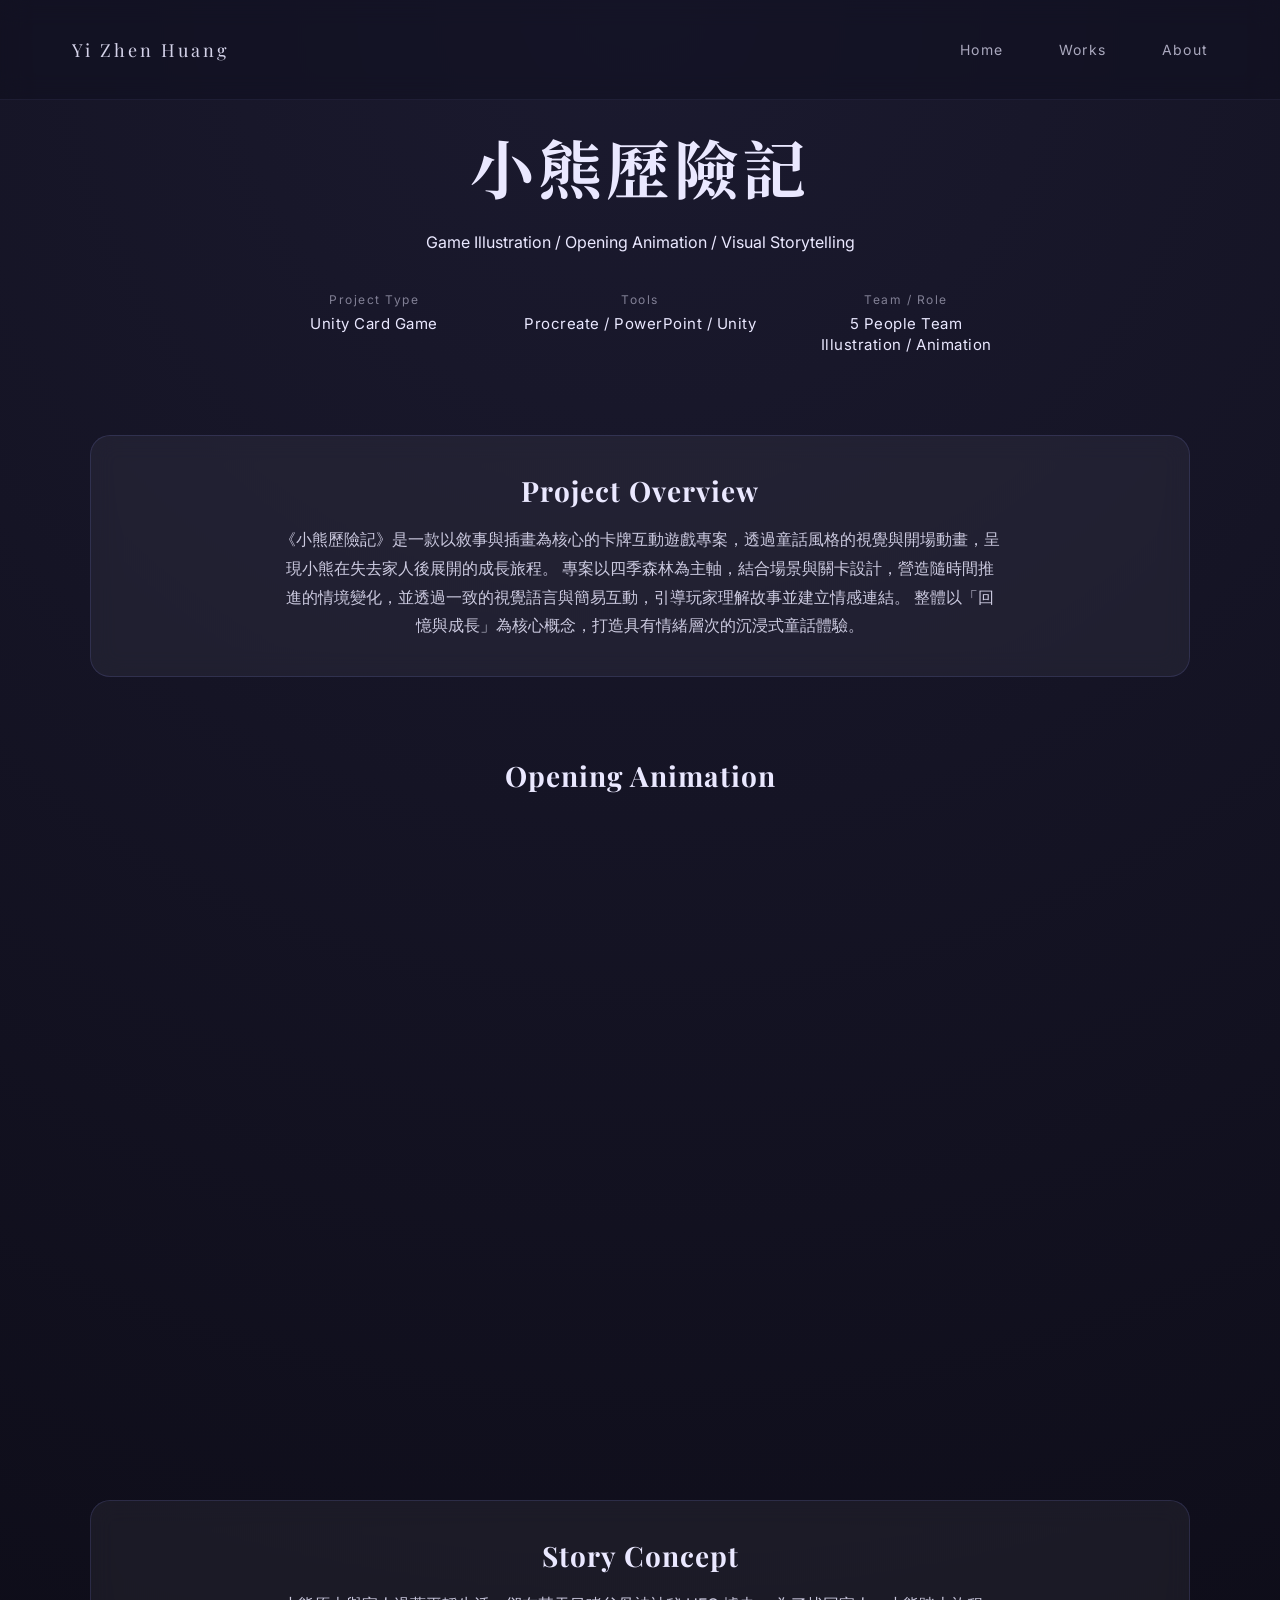
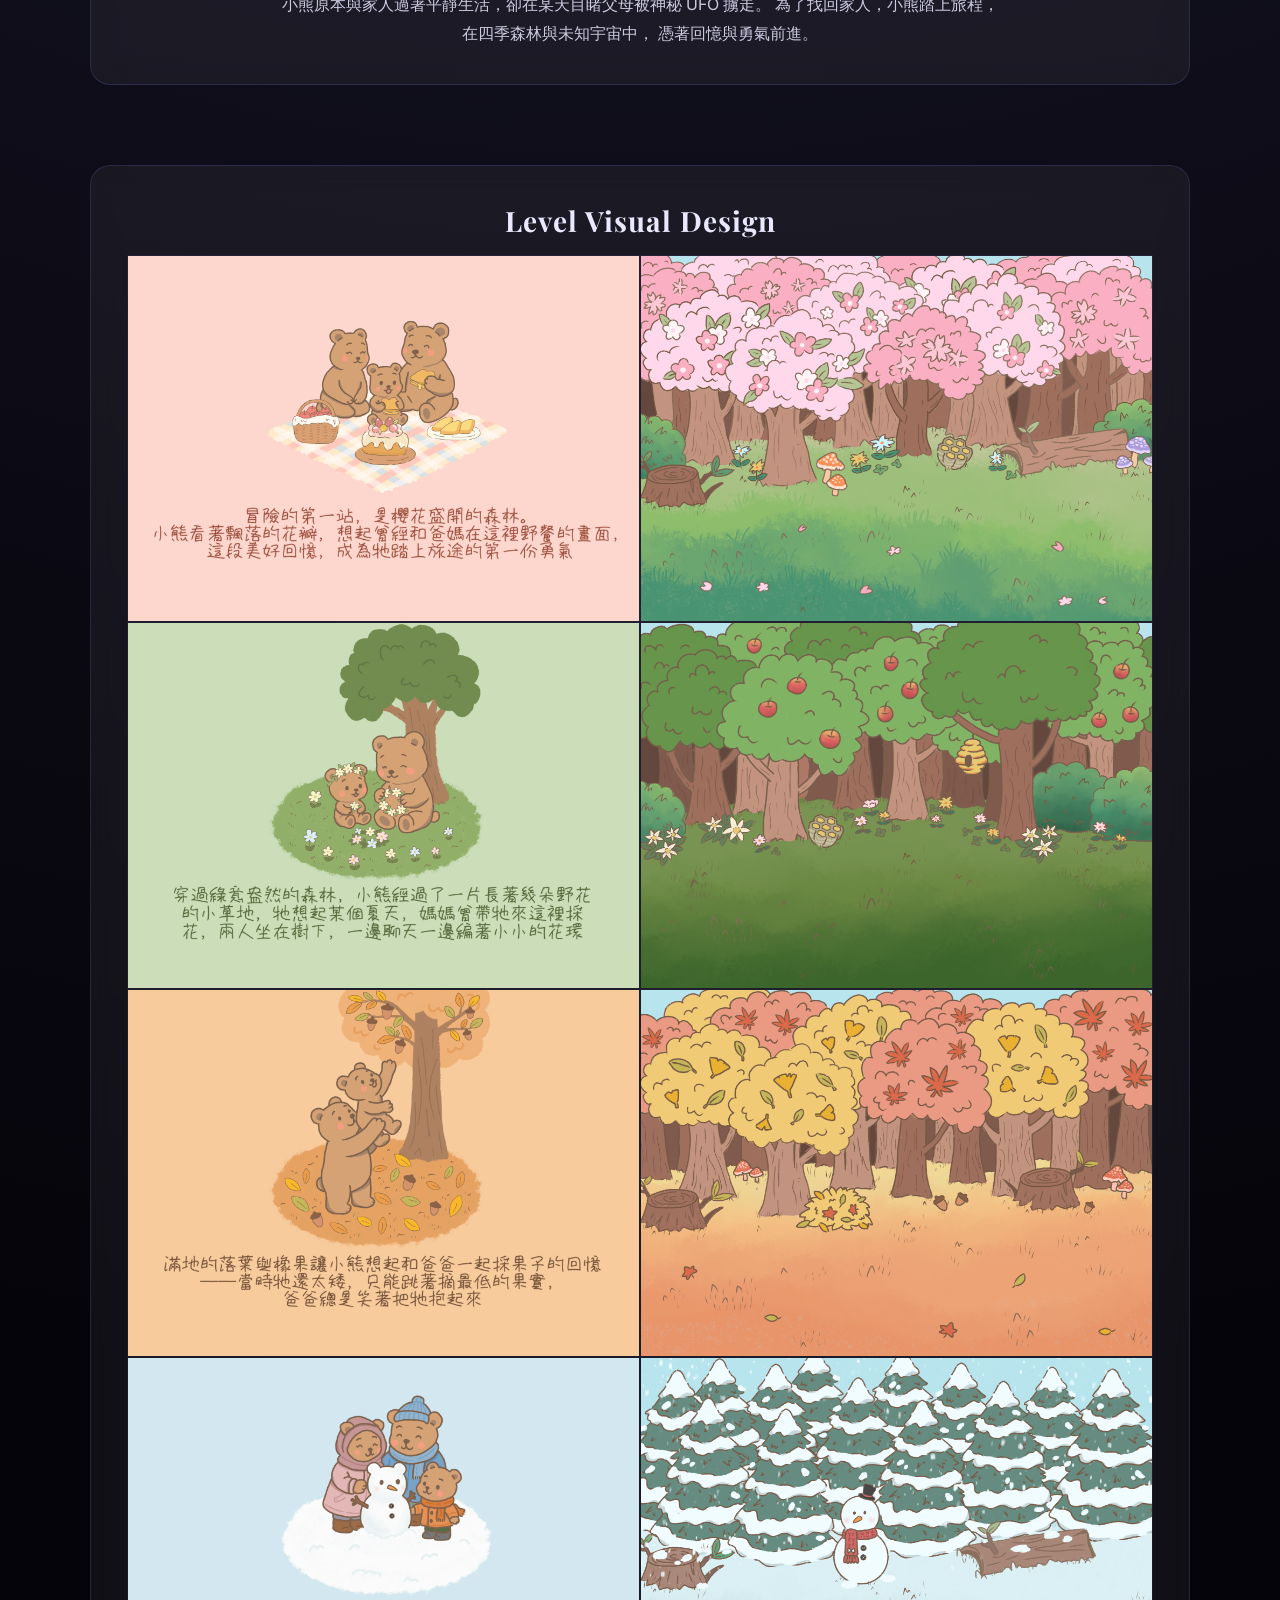
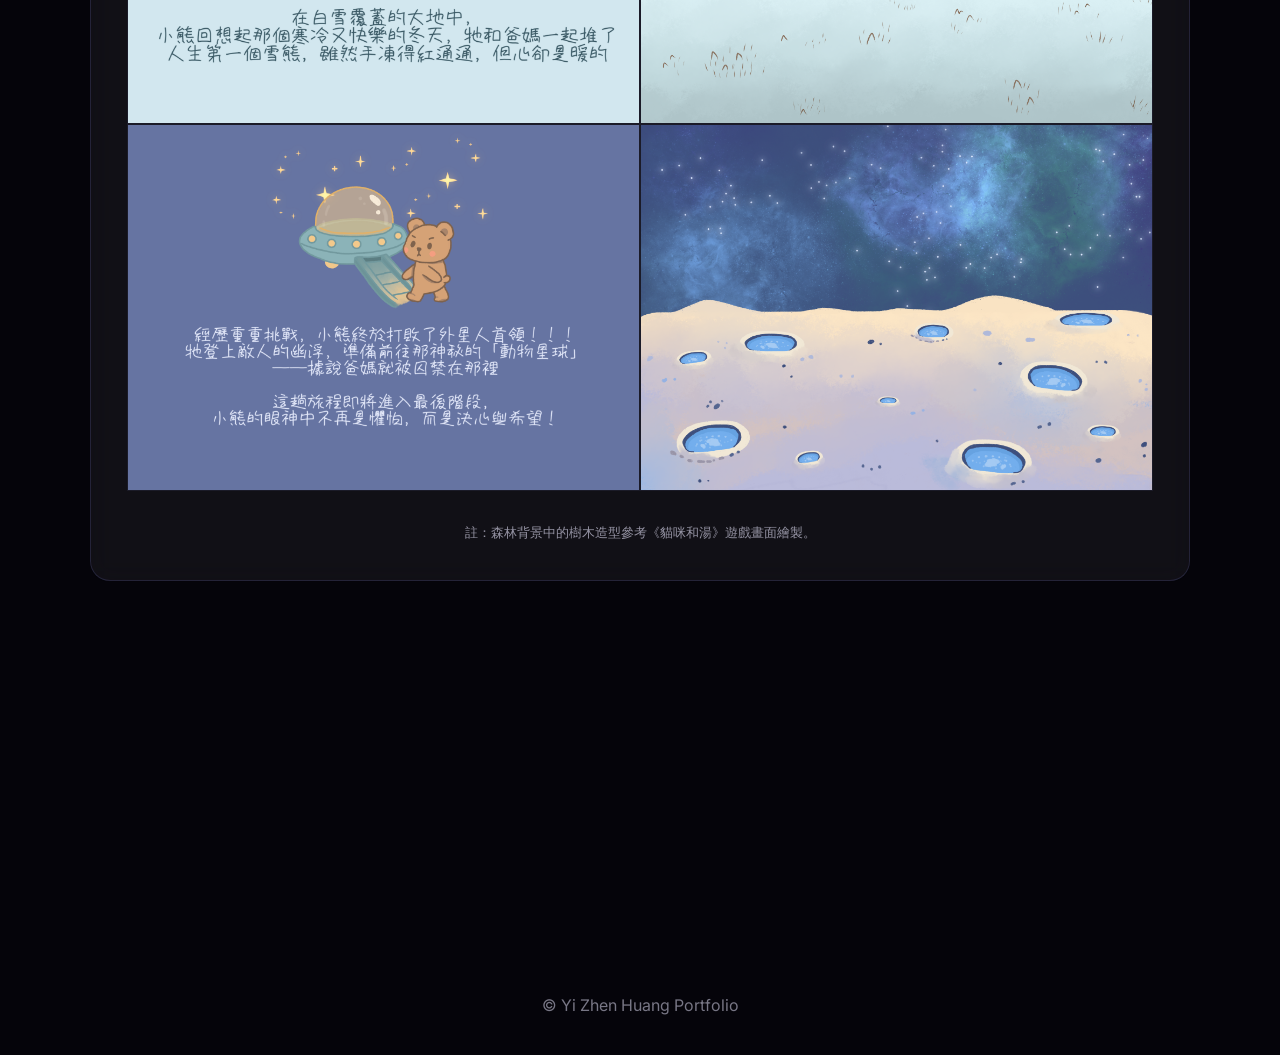
<file: draw/draw.html>
<!DOCTYPE html>
<html lang="zh-Hant">

<head>
    <meta charset="UTF-8">
    <meta name="viewport" content="width=device-width, initial-scale=1.0">
    <title>小熊歷險記 | Portfolio</title>

    <link
        href="https://fonts.googleapis.com/css2?family=Playfair+Display:wght@500;700&family=Inter:wght@300;400&family=Noto+Serif+TC:wght@400;700&display=swap"
        rel="stylesheet">
    <link rel="stylesheet" href="../workcard.css">
    <link rel="stylesheet" href="../mobile-menu.css">
    <link rel="icon" href="../logo.PNG">
    <style>
        * {
            margin: 0;
            padding: 0;
            box-sizing: border-box;
        }

        html {
            background: #05040a;
        }

        body {
            margin: 0;
            font-family: 'Inter', sans-serif;
            background: radial-gradient(circle at top, #1b1a2f, #05040a 70%);
            color: #eae8ff;
            min-height: 100vh;
            display: flex;
            flex-direction: column;
            cursor: url('./bear.png') 16 16, auto;
        }

        /* container */
        .container {
            width: 90%;
            max-width: 1100px;
            margin: auto;
            padding-top: 120px;
            flex: 1;
        }

        /* glass card */

        .glass {
            background: rgba(255, 255, 255, .05);
            border: 1px solid rgba(140, 150, 255, .15);
            border-radius: 20px;
            padding: 36px;
            backdrop-filter: blur(12px);
            margin-bottom: 60px;
        }

        /* section */

        .section {
            margin: 80px 0;
            text-align: center;
        }

        .section h2 {
            font-size: 28px;
            margin-bottom: 16px;
            letter-spacing: 1px;
            opacity: 0;
            transform: translateY(20px);

            transition: all .6s ease .2s;
        }

        .section.show h2 {

            opacity: 1;
            transform: translateY(0);

        }

        .section p {
            max-width: 720px;
            margin: auto;
            line-height: 1.8;
            opacity: .85;
        }

        h1,
        h2 {
            font-family: 'Playfair Display', serif;
            margin-bottom: 20px;
        }

        /* ===== 導覽列 ===== */
        .nav {
            height: 100px;
            padding: 0 72px;
            display: flex;
            align-items: center;
            justify-content: space-between;
            position: fixed;
            top: 0;
            width: 100%;
            z-index: 20;

            background: rgba(15, 14, 30, .45);
            backdrop-filter: blur(12px);
            border-bottom: 1px solid rgba(160, 160, 255, .08);
            box-sizing: border-box;
        }

        .logo {
            font-family: 'Playfair Display', serif;
            font-size: 18px;
            letter-spacing: 3px;
            opacity: .9;
        }

        .menu {
            display: flex;
            gap: 56px;
            list-style: none;
        }

        .menu li {
            position: relative;
            font-size: 14px;
            letter-spacing: 1.2px;
            cursor: pointer;
            opacity: .7;
            transition: .4s;
        }

        /* 修正 nav a 樣式 */
        .menu li a {
            color: inherit;
            text-decoration: none;
            display: block;
        }

        .menu li::after {
            content: '';
            position: absolute;
            left: -10%;
            bottom: -8px;
            width: 120%;
            height: 1px;
            background: linear-gradient(90deg,
                    transparent,
                    rgba(122, 162, 227, .8),
                    transparent);
            opacity: 0;
            transition: .4s;
        }

        .menu li:hover {
            opacity: 1;
        }

        .menu li:hover::after {
            opacity: 1;
        }

        /* Hero */
        .hero {
            text-align: center;
            margin-bottom: 70px;
        }

        .hero h1 {
            font-family: 'Noto Serif TC', serif;
            font-size: 64px;
            letter-spacing: 4px;
        }

        .hero p {
            opacity: .7;
            margin-top: 10px;
        }

        /* project info layout */

        .project-info {

            margin-top: 40px;

            display: flex;
            justify-content: center;
            gap: 60px;

            flex-wrap: wrap;

        }

        .project-item {

            display: flex;
            flex-direction: column;
            align-items: center;
            min-width: 180px;
            /* 🔥 關鍵：統一寬度 */
            text-align: center;
        }

        .label {

            font-size: 12px;
            letter-spacing: 1.5px;
            opacity: .5;

            margin-bottom: 6px;

        }

        .value {

            font-size: 15px;
            letter-spacing: .5px;
            text-align: center;
            line-height: 1.4;
        }

        .project-item {

            transition: .35s;

        }

        .project-item:hover {

            transform: translateY(-4px);

        }

        .project-item {
            opacity: 0;
            transform: translateY(20px);
            animation: infoFade 0.8s ease forwards;
        }

        .project-item:nth-child(1) {
            animation-delay: .4s;
        }

        .project-item:nth-child(2) {
            animation-delay: .6s;
        }

        .project-item:nth-child(3) {
            animation-delay: .8s;
        }

        @keyframes infoFade {
            to {
                opacity: 1;
                transform: translateY(0);
            }
        }

        /* Info */
        .info {
            display: flex;
            gap: 40px;
            flex-wrap: wrap;
        }

        .info div {
            flex: 1;
            min-width: 200px;
            background: #fff;
            padding: 20px;
            border-radius: 12px;
        }

        .info div {
            flex: 1;
            min-width: 200px;
            padding: 20px;
            border-radius: 14px;

            background: rgba(255, 255, 255, 0.05);
            border: 1px solid rgba(140, 150, 255, 0.2);

            backdrop-filter: blur(10px);
            transition: 0.3s;
        }

        .info div:hover {
            transform: translateY(-5px);
            border-color: rgba(140, 150, 255, 0.4);
        }

        /* Video */
        /* video */

        .video-card {
            margin-top: 32px;
            position: relative;
            overflow: hidden;
            z-index: 1;
            transition: transform 0.4s ease, box-shadow 0.4s ease;
        }

        .video-card:hover {
            z-index: 10;
            transform: translateY(-6px) scale(1.01);
            box-shadow: 0 20px 40px rgba(0, 0, 0, 0.3);
        }

        .video-section {
            margin-top: 60px;
            /* 👈 影片區往下推 */
        }

        .video-wrapper {
            position: relative;
            width: 100%;
            aspect-ratio: 1200 / 648;
            border-radius: 16px;
            overflow: hidden;
        }

        /* iframe 本體 */
        .video-wrapper iframe {
            width: 100%;
            height: 100%;
            border: none;

            /* hover 前效果（模擬你原本 video hover） */
            filter: grayscale(100%) brightness(0.7);
            transition: all 0.4s ease;
        }

        /* hover 時變回正常 */
        .video-card:hover .video-wrapper iframe {
            filter: grayscale(0%) brightness(1);
            transform: scale(1.03);
        }

        /* Grid 無間距 */
        .gallery {
            display: grid;
            grid-template-columns: repeat(2, 1fr);
            gap: 0;
        }

        /* 卡片外框（微發光） */
        .item {
            position: relative;
            overflow: hidden;
            border: 1px solid rgba(140, 150, 255, 0.08);
        }

        /* 圖片 */
        .item img {
            width: 100%;
            height: 100%;
            object-fit: cover;
            transition: 0.5s ease;
        }

        /* hover 放大 */
        .item:hover img {
            transform: scale(1.1);
        }

        /* 遮罩（升級版） */
        .overlay {
            position: absolute;
            inset: 0;

            background: rgba(0, 0, 0, 0.55);
            backdrop-filter: blur(4px);

            opacity: 0;
            display: flex;
            align-items: center;
            justify-content: center;

            transition: 0.4s;
        }

        /* 顯示 */
        .item:hover .overlay {
            opacity: 1;
        }

        /* 文字 */
        .overlay p {
            color: #fff;
            font-size: 15px;
            letter-spacing: 1px;
            opacity: 0.9;
        }

        /* Footer */
        .footer {
            text-align: center;
            background: transparent;
            opacity: 0.5;
            padding: 40px 0;
        }

        /* 滾動動畫 */
        .hero h1 {
            opacity: 0;
            transform: translateY(30px);
            animation: heroTitle 1s ease forwards;
        }

        .hero p {
            opacity: 0;
            transform: translateY(30px);
            animation: heroText 1s ease forwards;
            animation-delay: .3s;
        }

        .hero .info {
            opacity: 0;
            transform: translateY(30px);
            animation: heroText 1s ease forwards;
            animation-delay: .6s;
        }

        @keyframes heroTitle {
            to {
                opacity: 1;
                transform: translateY(0);
            }
        }

        @keyframes heroText {
            to {
                opacity: 1;
                transform: translateY(0);
            }
        }

        .section {

            opacity: 0;
            transform: translateY(60px) scale(.98);

            transition:
                opacity 1s ease,
                transform 1s ease;

        }

        .section.show {

            opacity: 1;
            transform: translateY(0) scale(1);

        }

        /* Lightbox */
        #lightbox {
            position: fixed;
            inset: 0;
            background: rgba(5, 4, 10, 0.9);
            backdrop-filter: blur(10px);

            display: flex;
            justify-content: center;
            align-items: center;

            opacity: 0;
            pointer-events: none;
            transition: opacity .4s ease;
            z-index: 999;
        }

        #lightbox.show {
            opacity: 1;
            pointer-events: auto;
        }

        #lightbox-img {
            max-width: 90%;
            max-height: 85%;
            border-radius: 16px;
            box-shadow: 0 0 40px rgba(140, 150, 255, 0.2);
            transform: scale(0.9);
            transition: 0.4s;
        }

        #lightbox.show #lightbox-img {
            transform: scale(1);
        }

        /* 關閉按鈕 */
        #lightbox .close {
            position: absolute;
            top: 40px;
            right: 60px;
            font-size: 28px;
            cursor: pointer;
            opacity: 0.7;
            transition: 0.3s;
        }

        #lightbox .close:hover {
            opacity: 1;
        }

        .gallery img {
            cursor: zoom-in;
        }

        .overlay {
            pointer-events: none;
        }

        /* =========================
   📱 Tablet（768px以下）
========================= */
        @media (max-width: 768px) {

            /* container */
            .container {
                width: 92%;
                padding-top: 90px;
            }

            /* nav */
            .nav {
                height: 70px;
                padding: 0 20px;
            }

            .logo {
                font-size: 14px;
                letter-spacing: 2px;
            }

            .menu {
                gap: 20px;
                font-size: 12px;
            }

            /* hero */
            .hero h1 {
                font-size: 36px;
                letter-spacing: 2px;
            }

            .hero p {
                font-size: 13px;
            }

            /* project info */
            .project-info {
                gap: 20px;
            }

            /* glass */
            .glass {
                padding: 24px;
            }

            /* section */
            .section {
                margin: 50px 0;
            }

            .section h2 {
                font-size: 22px;
            }

            .section p {
                font-size: 14px;
                line-height: 1.7;
            }

            /* 📱 gallery → 2欄改成 still 2欄但有間距 */
            .gallery {
                grid-template-columns: repeat(2, 1fr);
                gap: 10px;
            }

            /* item 圓角讓手機更柔和 */
            .item {
                border-radius: 12px;
            }

            /* overlay 在手機改淡一點 */
            .overlay {
                background: rgba(0, 0, 0, 0.35);
            }

            /* video */
            video {
                width: 100%;
            }

            .video-section {
                margin-top: 40px;
            }

            .video-card {
                margin-top: 20px;
            }

            .video-card:hover {
                transform: none;
                box-shadow: none;
            }

            .video-wrapper iframe {
                filter: none;
            }
        }

        @media (max-width: 480px) {

            .video-wrapper {
                aspect-ratio: 16 / 9;
                /* 手機更常見比例 */
                border-radius: 12px;
            }

            .video-wrapper iframe {
                transform: none !important;
                /* 避免 hover scale 影響手機 */
                filter: none !important;
                /* 手機直接正常顯示 */
            }

        }

        /* =========================
   📱 手機（480px以下）
========================= */
        @media (max-width: 480px) {

            /* hero */
            .hero h1 {
                font-size: 28px;
            }

            /* nav menu 隱藏（避免擠） */
            .menu {
                display: none;
            }

            /* project info → 直排 */
            .project-info {
                flex-direction: column;
                gap: 14px;
            }

            .value {
                font-size: 13px;
            }

            /* gallery → 1欄（重點） */
            .gallery {
                grid-template-columns: 1fr;
            }

            /* overlay → 手機直接顯示文字（因為沒有hover） */
            .overlay {
                opacity: 1;
                background: linear-gradient(to top, rgba(0, 0, 0, 0.6), transparent);
                align-items: flex-end;
                padding-bottom: 12px;
            }

            .overlay p {
                font-size: 13px;
            }

            /* 關掉 hover 效果（手機沒有hover） */
            .item:hover img {
                transform: none;
            }

            video {
                filter: none !important;
            }

            video:hover {
                transform: none;
            }

        }

        /* ===== 手機顯示 ===== */
        @media (max-width: 480px) {
            .hamburger {
                display: flex;
            }

            .menu {
                display: none;
            }
        }
    </style>
</head>

<body>
    <div id="worksOverlay">
        <div class="works-panel">
            <button class="close-btn">✕</button>

            <h2 class="works-title">WORKS</h2>

            <div class="category-filters">
                <button class="filter-btn active" data-filter="all">All</button>
                <button class="filter-btn" data-filter="uiux">UI / UX</button>
                <button class="filter-btn" data-filter="web">Web Development</button>
                <button class="filter-btn" data-filter="app">App Design</button>
                <button class="filter-btn" data-filter="illustration">Illustration</button>
            </div>

            <button class="nav-btn left">‹</button>
            <button class="nav-btn right">›</button>

            <div class="carousel">
                <div class="cards">

                    <div class="work-card" data-category="web">
                        <div class="card-media">
                            <img src="../card/card1.png" class="card-logo">
                            <video class="card-video" muted loop playsinline>
                                <source src="../card/card1.mp4" type="video/mp4">
                            </video>
                        </div>
                        <span class="project-tag">WEB DEVELOPMENT</span>
                        <h3>海好有你</h3>
                        <div class="tools">
                            <div class="tool">
                                <img src="../icon/vs.JPG" alt="">
                                <span>Visual Studio Code</span>
                            </div>
                        </div>
                        <p>SDGs14 海洋保育互動網站，透過資訊與互動設計讓使用者理解海洋污染議題，並鼓勵參與環境行動。</p>
                        <a href="../ocean/ocean.html"><button>View Project</button></a>
                    </div>

                    <div class="work-card" data-category="web">
                        <div class="card-media">
                            <img src="../card/card-image.png" class="card-logo">
                            <video class="card-video" muted loop playsinline>
                                <source src="../card/card-image.mp4" type="video/mp4">
                            </video>
                        </div>
                        <span class="project-tag">WEB DEVELOPMENT</span>
                        <h3>修起來</h3>
                        <div class="tools">
                            <div class="tool">
                                <img src="../icon/vs.JPG" alt="">
                                <span>Visual Studio Code</span>
                            </div>
                        </div>
                        <p>線上圖片編輯網站，整合濾鏡、貼紙、拼圖與塗鴉等功能，讓使用者透過直覺操作快速完成個人化影像創作。</p>
                        <a href="../image-editing/image.html"><button>View Project</button></a>
                    </div>
                    
                    <div class="work-card" data-category="web">
                        <div class="card-media">
                            <img src="../card/card-umbrella.png" class="card-logo">
                            <video class="card-video" muted loop playsinline>
                                <source src="../card/card-umbrella.mp4" type="video/mp4">
                            </video>
                        </div>
                        <span class="project-tag">WEB & INTERACTIVE</span>
                        <h3>借過一場雨</h3>
                        <div class="tools">
                            <div class="tool">
                                <img src="../icon/vs.JPG" alt="VS Code">
                                <span>Visual Studio Code</span>
                            </div>
                        </div>
                        <p>以雨傘作為互動媒介的網頁與互動投影作品，讓使用者透過雨傘閱讀他人的心情與故事，也能留下自己的故事。</p>
                        <a href="../umbrella/umbrella.html"><button>View Project</button></a>
                    </div>

                    <div class="work-card" data-category="app">
                        <div class="card-media">
                            <img src="../card/card2.png" class="card-logo">
                            <video class="card-video" muted loop playsinline>
                                <source src="../card/card2.mp4" type="video/mp4">
                            </video>
                        </div>
                        <span class="project-tag">APP DESIGN</span>
                        <h3>咖啡廳點餐 App</h3>
                        <div class="tools">
                            <div class="tool">
                                <img src="../icon/androidstudio.JPG" alt="">
                                <span>Android Studio</span>
                            </div>
                        </div>
                        <p>以 Android Studio 開發的行動點餐應用程式，提供咖啡與甜點搜尋、加入購物車與結帳流程。</p>
                        <a href="../coffee/coffee.html"><button>View Project</button></a>
                    </div>

                    <div class="work-card" data-category="uiux">
                        <div class="card-media">
                            <img src="../card/card3.png" class="card-logo">
                            <video class="card-video" muted loop playsinline>
                                <source src="../card/card3.mp4" type="video/mp4">
                            </video>
                        </div>
                        <span class="project-tag">UI / UX DESIGN</span>
                        <h3>Invisible Mask</h3>
                        <div class="tools">
                            <div class="tool">
                                <img src="../icon/figma.PNG" alt="">
                                <span>Figma</span>
                            </div>
                        </div>
                        <p>是一款以 Figma 設計的美妝 App，結合 AI 臉部分析與 AR 試妝，打造快速且個人化的妝容體驗。</p>
                        <a href="../mask/mask.html"><button>View Project</button></a>
                    </div>

                    <div class="work-card" data-category="uiux">
                        <div class="card-media">
                            <img src="../card/card_familymart.png" class="card-logo">
                            <video class="card-video" muted loop playsinline>
                                <source src="../card/card_familymart.mp4" type="video/mp4">
                            </video>
                        </div>
                        <span class="project-tag">UI / UX DESIGN</span>
                        <h3>FamilyMart App Redesign</h3>
                        <div class="tools">
                            <div class="tool">
                                <img src="../icon/figma.PNG" alt="">
                                <span>Figma</span>
                            </div>
                        </div>
                        <p>針對全家 App 進行 UI/UX 改版，聚焦高頻使用情境，優化操作流程與資訊架構，提升結帳效率與使用體驗。</p>
                        <a href="../familymart/family.html"><button>View Project</button></a>
                    </div>

                    <div class="work-card image-slider-card" data-category="illustration">
                        <div class="card-media">
                            <div class="slider">
                                <div class="track">
                                    <img src="../card/card4.PNG" class="slide active">
                                    <img src="../draw/spring-bg.PNG" class="slide">
                                    <img src="../draw/summer-bg.PNG" class="slide">
                                    <img src="../draw/autumn-bg.PNG" class="slide">
                                    <img src="../draw/winter-bg.PNG" class="slide">
                                    <img src="../draw/space-bg.PNG" class="slide">
                                </div>
                            </div>
                        </div>
                        <span class="project-tag">ILLUSTRATION</span>
                        <h3>小熊歷險記</h3>
                        <div class="tools">
                            <div class="tool">
                                <img src="../icon/procreate.JPG" alt="">
                                <span>Procreate</span>
                            </div>
                            <div class="tool">
                                <img src="../icon/ppt.JPG" alt="">
                                <span>PowerPoint</span>
                            </div>
                        </div>
                        <p>童話風卡牌互動遊戲，透過插畫敘事與四季場景變化，呈現角色的成長歷程與情感體驗。</p>
                        <a href="./draw.html"><button>View Project</button></a>
                    </div>
                    <!-- 第 7 張卡片：透明的我，也有顏色 -->
                    <div class="work-card image-slider-card" data-category="illustration">
                        <div class="card-media">
                            <div class="slider">
                                <div class="track">
                                    <img src="../card/card_book.JPG" class="slide active">
                                    <img src="../book/page-01.JPG" class="slide">
                                    <img src="../book/page-02.JPG" class="slide">
                                    <img src="../book/page-05.JPG" class="slide">
                                    <img src="../book/page-13.JPG" class="slide">
                                </div>
                            </div>
                        </div>
                        <span class="project-tag">ILLUSTRATION</span>
                        <h3>透明的我，也有顏色</h3>
                        <div class="tools">
                            <div class="tool">
                                <img src="../icon/procreate.JPG" alt="">
                                <span>Procreate</span>
                            </div>
                            <div class="tool">
                                <img src="../icon/id.jpg" alt="">
                                <span>Adobe InDesign</span>
                            </div>
                        </div>
                        <p>以「顏色」作為個性與自我認同象徵的繪本，講述主角小透明從羨羨他人到尋找到自我顏色的故事。</p>
                        <a href="../book/book.html"><button>View Project</button></a>
                    </div>
                </div>
            </div>

            <div class="carousel-dots"></div>
        </div>
    </div>

    <nav class="nav">
        <div class="logo">Yi Zhen Huang</div>
        <ul class="menu">
            <li><a href="../index.html">Home</a></li>
            <li>Works</li>
            <li><a href="../about/about.html">About</a></li>
        </ul>
        <!-- hamburger -->
        <div class="hamburger" id="hamburger">
            <span></span>
            <span></span>
            <span></span>
        </div>
    </nav>
    <!-- mobile menu -->
    <div class="mobile-menu" id="mobileMenu">
        <a href="../index.html">Home</a>
        <a href="#" id="mobileWorksBtn">Works</a>
        <a href="../about/about.html">About</a>
    </div>
    <!-- Hero -->
    <div class="container">

        <div class="hero">

            <h1>小熊歷險記</h1>
            <p>Game Illustration / Opening Animation / Visual Storytelling</p>

            <div class="project-info">

                <div class="project-item">
                    <span class="label">Project Type</span>
                    <span class="value">Unity Card Game</span>
                </div>

                <div class="project-item">
                    <span class="label">Tools</span>
                    <span class="value">Procreate / PowerPoint / Unity</span>
                </div>

                <div class="project-item">
                    <span class="label">Team / Role</span>
                    <span class="value">5 People Team<br>Illustration / Animation</span>
                </div>

            </div>

        </div>
        <!-- Info -->
        <div class="glass section">
            <h2>Project Overview</h2>
            <p>
                《小熊歷險記》是一款以敘事與插畫為核心的卡牌互動遊戲專案，透過童話風格的視覺與開場動畫，呈現小熊在失去家人後展開的成長旅程。
                專案以四季森林為主軸，結合場景與關卡設計，營造隨時間推進的情境變化，並透過一致的視覺語言與簡易互動，引導玩家理解故事並建立情感連結。
                整體以「回憶與成長」為核心概念，打造具有情緒層次的沉浸式童話體驗。
            </p>
        </div>

        <!-- Video -->
        <div class="section">

            <h2>Opening Animation</h2>

            <div class="video-card">
                <div class="video-wrapper">
                    <iframe src="https://www.youtube.com/embed/SVUhHNEbewg" frameborder="0"
                        allow="accelerometer; autoplay; clipboard-write; encrypted-media; gyroscope; picture-in-picture; web-share"
                        allowfullscreen></iframe>
                </div>
            </div>

        </div>
        <!-- Story -->
        <div class="glass section">
            <h2>Story Concept</h2>
            <p>
                小熊原本與家人過著平靜生活，卻在某天目睹父母被神秘 UFO 擄走。
                為了找回家人，小熊踏上旅程，在四季森林與未知宇宙中，
                憑著回憶與勇氣前進。
            </p>
        </div>

        <!-- Gallery -->
        <div class="glass section">
            <h2>Level Visual Design</h2>

            <div class="gallery">

                <!-- 春 故事 -->
                <div class="item">
                    <img src="spring-story.PNG">
                    <div class="overlay">
                        <p>春之森林｜全家的野餐回憶</p>
                    </div>
                </div>

                <!-- 春 背景 -->
                <div class="item">
                    <img src="spring-bg.PNG">
                    <div class="overlay">
                        <p>春之森林｜遊戲背景</p>
                    </div>
                </div>

                <!-- 夏 -->
                <div class="item">
                    <img src="summer-story.PNG">
                    <div class="overlay">
                        <p>夏之森林｜盛夏的花環</p>
                    </div>
                </div>

                <div class="item">
                    <img src="summer-bg.PNG">
                    <div class="overlay">
                        <p>夏之森林｜遊戲背景</p>
                    </div>
                </div>

                <!-- 秋 -->
                <div class="item">
                    <img src="autumn-story.PNG">
                    <div class="overlay">
                        <p>秋之森林｜果實與思念</p>
                    </div>
                </div>

                <div class="item">
                    <img src="autumn-bg.PNG">
                    <div class="overlay">
                        <p>秋之森林｜遊戲背景</p>
                    </div>
                </div>

                <!-- 冬 -->
                <div class="item">
                    <img src="winter-story.PNG">
                    <div class="overlay">
                        <p>冬之森林｜堆雪人的回憶</p>
                    </div>
                </div>

                <div class="item">
                    <img src="winter-bg.PNG">
                    <div class="overlay">
                        <p>冬之森林｜遊戲背景</p>
                    </div>
                </div>

                <!-- 宇宙 -->
                <div class="item">
                    <img src="space-story.PNG">
                    <div class="overlay">
                        <p>動物星球｜重逢的希望</p>
                    </div>
                </div>

                <div class="item">
                    <img src="space-bg.PNG">
                    <div class="overlay">
                        <p>動物星球｜遊戲背景</p>
                    </div>
                </div>

            </div>

            <!-- 新增的小字備註 -->
            <p style="font-size: 13px; opacity: 0.6; margin-top: 30px; text-align: center;">註：森林背景中的樹木造型參考《貓咪和湯》遊戲畫面繪製。</p>
        </div>

        <!-- Concept -->
        <div class="glass section">
            <h2>Design Concept</h2>
            <p>
                本專案以「回憶」作為情感核心，透過四季變化象徵時間與成長。
                畫面風格採用柔和色彩與手繪筆觸，營造溫暖卻帶有一絲孤獨的童話氛圍。
                每個關卡的視覺不僅是場景設計，也承載小熊與家人的記憶片段，
                使玩家在遊戲過程中逐步建立情感連結。
            </p>
        </div>
    </div>
    <!-- Lightbox -->
    <div id="lightbox">
        <span class="close">✕</span>
        <img id="lightbox-img">
    </div>
    <!-- Footer -->
    <section class="footer">
        <p>© Yi Zhen Huang Portfolio</p>
    </section>
    <script src="../workcard.js"></script>
    <script>

        /* ============================= */
        /* video hover autoplay */
        /* ============================= */

        const videos = document.querySelectorAll("video");

        videos.forEach(video => {

            video.addEventListener("mouseenter", () => {
                video.play();
            });

            video.addEventListener("mouseleave", () => {
                video.pause();
                video.currentTime = 0;
            });

        });
        /* ============================= */
        /* Scroll Reveal */
        /* ============================= */

        const sections = document.querySelectorAll(".section");

        const observer = new IntersectionObserver(entries => {

            entries.forEach(entry => {

                if (entry.isIntersecting) {
                    entry.target.classList.add("show");
                }

            });

        }, {
            threshold: 0.2
        });

        sections.forEach(section => {
            observer.observe(section);
        });
        /* ============================= */
        /* Lightbox */
        /* ============================= */

        const lightbox = document.getElementById("lightbox");
        const lightboxImg = document.getElementById("lightbox-img");
        const items = document.querySelectorAll(".gallery .item");

        items.forEach(item => {
            const img = item.querySelector("img");

            item.addEventListener("click", () => {
                lightbox.classList.add("show");
                lightboxImg.src = img.src;
            });
        });

        // 關閉
        lightbox.addEventListener("click", () => {
            lightbox.classList.remove("show");
        });

        // 防止點圖片時關閉
        lightboxImg.addEventListener("click", (e) => {
            e.stopPropagation();
        });
        document.addEventListener("keydown", (e) => {
            if (e.key === "Escape") {
                lightbox.classList.remove("show");
            }
        });
        /* ============================= */
        /* Hamburger Menu */
        /* ============================= */

        const hamburger = document.getElementById("hamburger");
        const mobileMenu = document.getElementById("mobileMenu");

        hamburger.addEventListener("click", () => {

            hamburger.classList.toggle("active");
            mobileMenu.classList.toggle("show");

        });
        /* 點選選單自動關閉（手機體驗更好） */
        document.querySelectorAll(".menu li").forEach(item => {
            item.addEventListener("click", () => {
                hamburger.classList.remove("active");
                menu.classList.remove("active");
            });
        });
    </script>
</body>

</html>
</file>
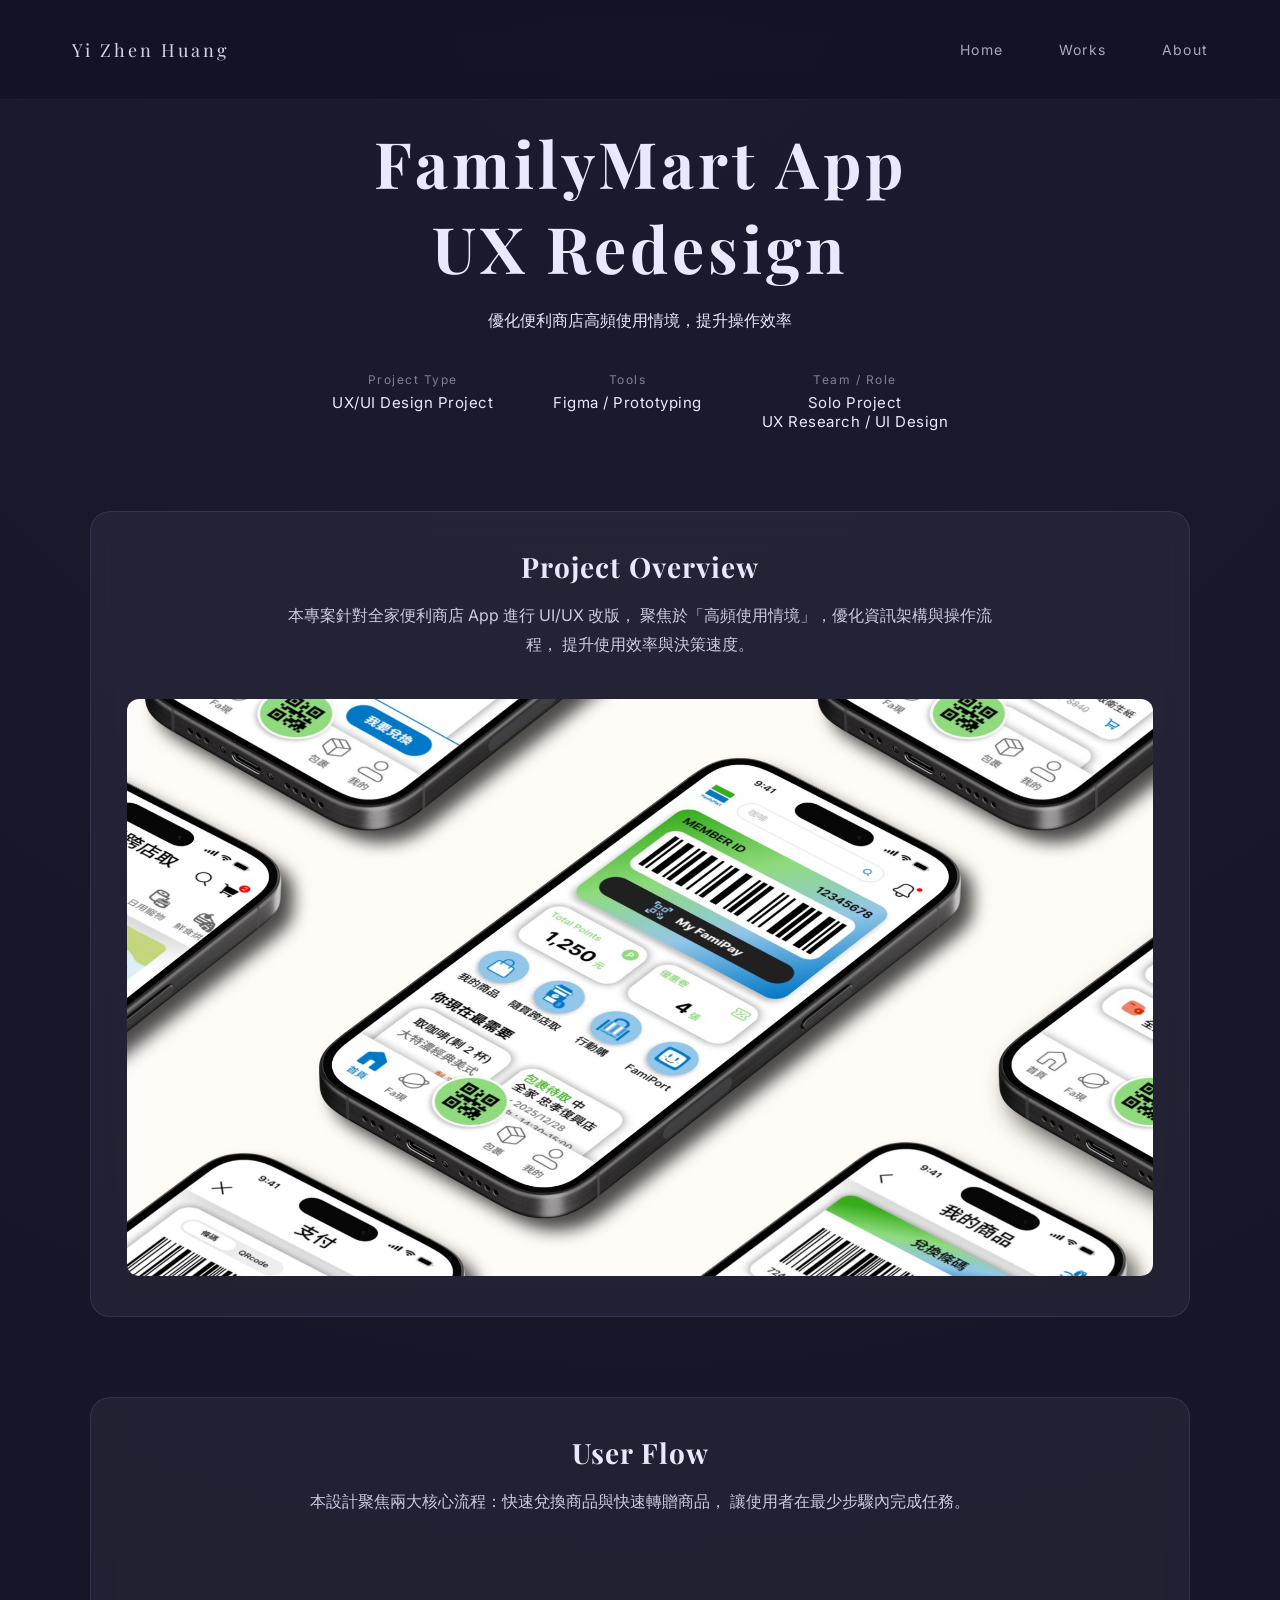
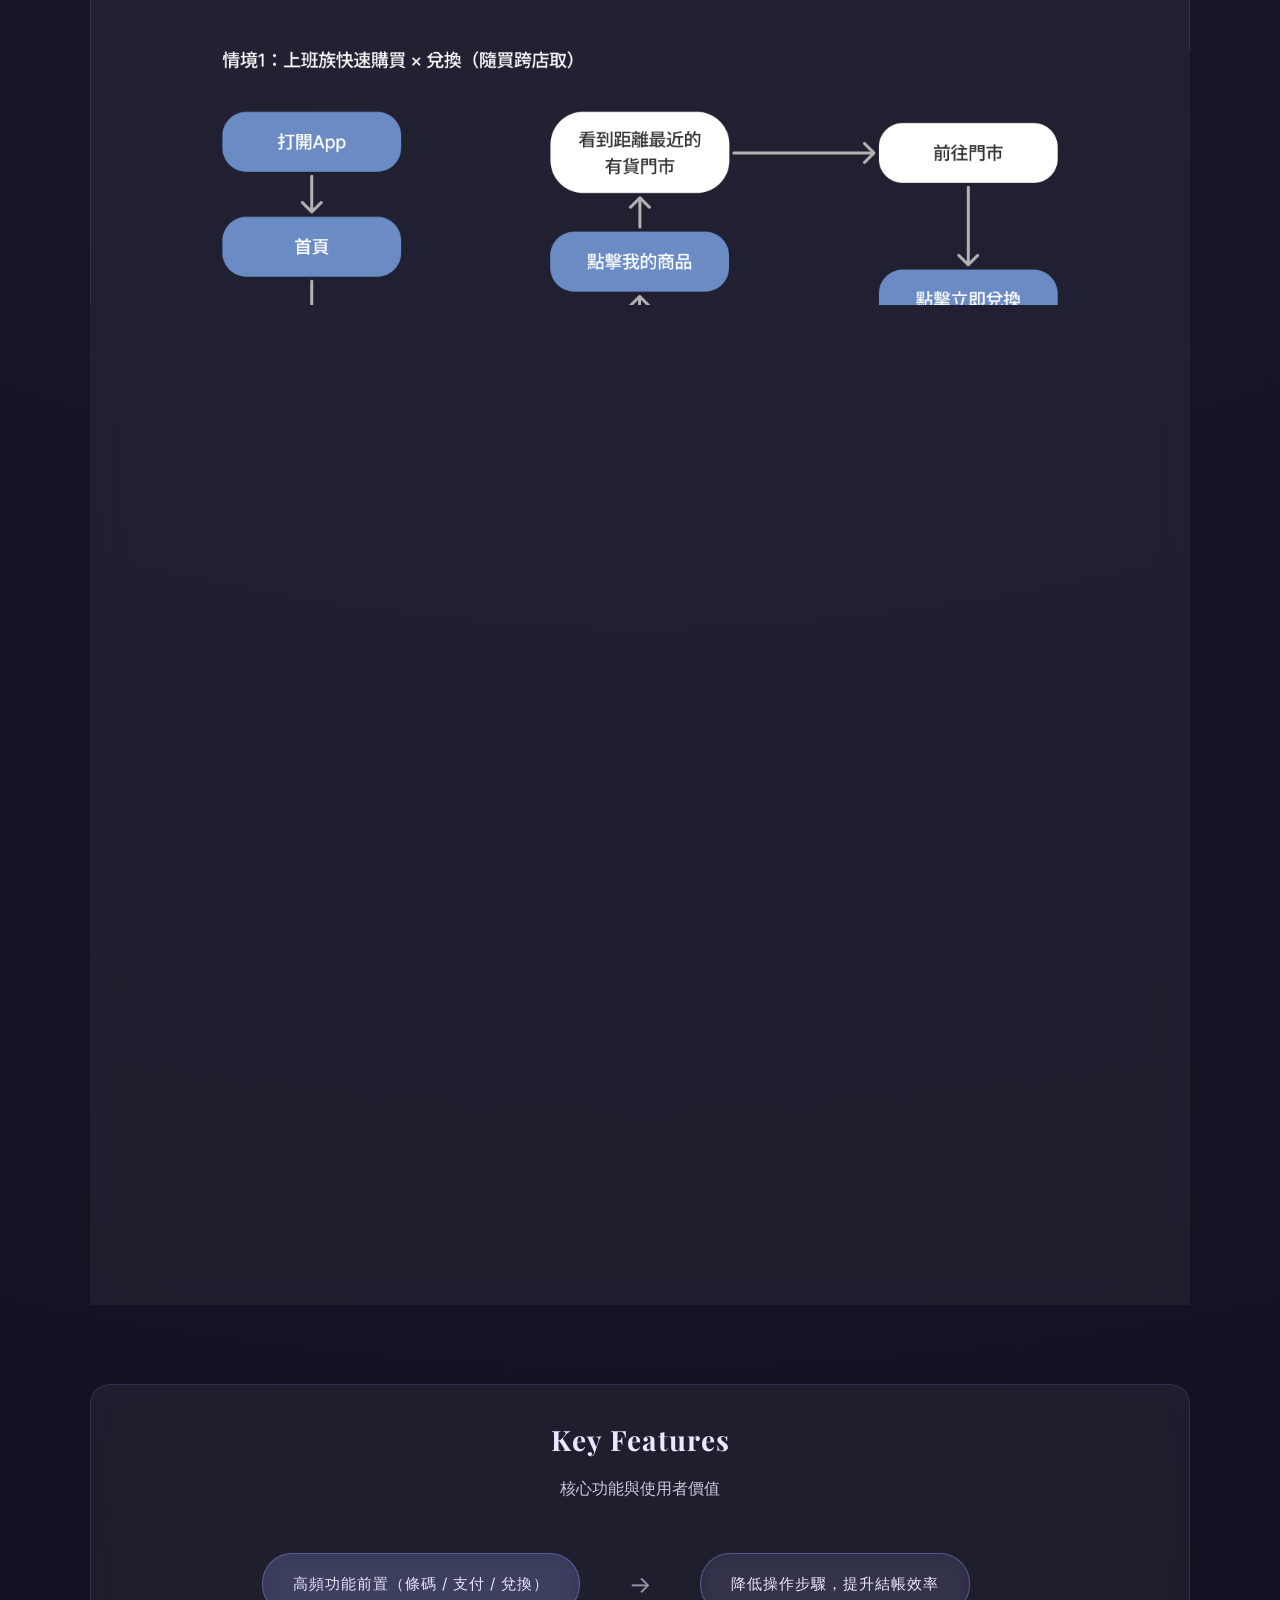
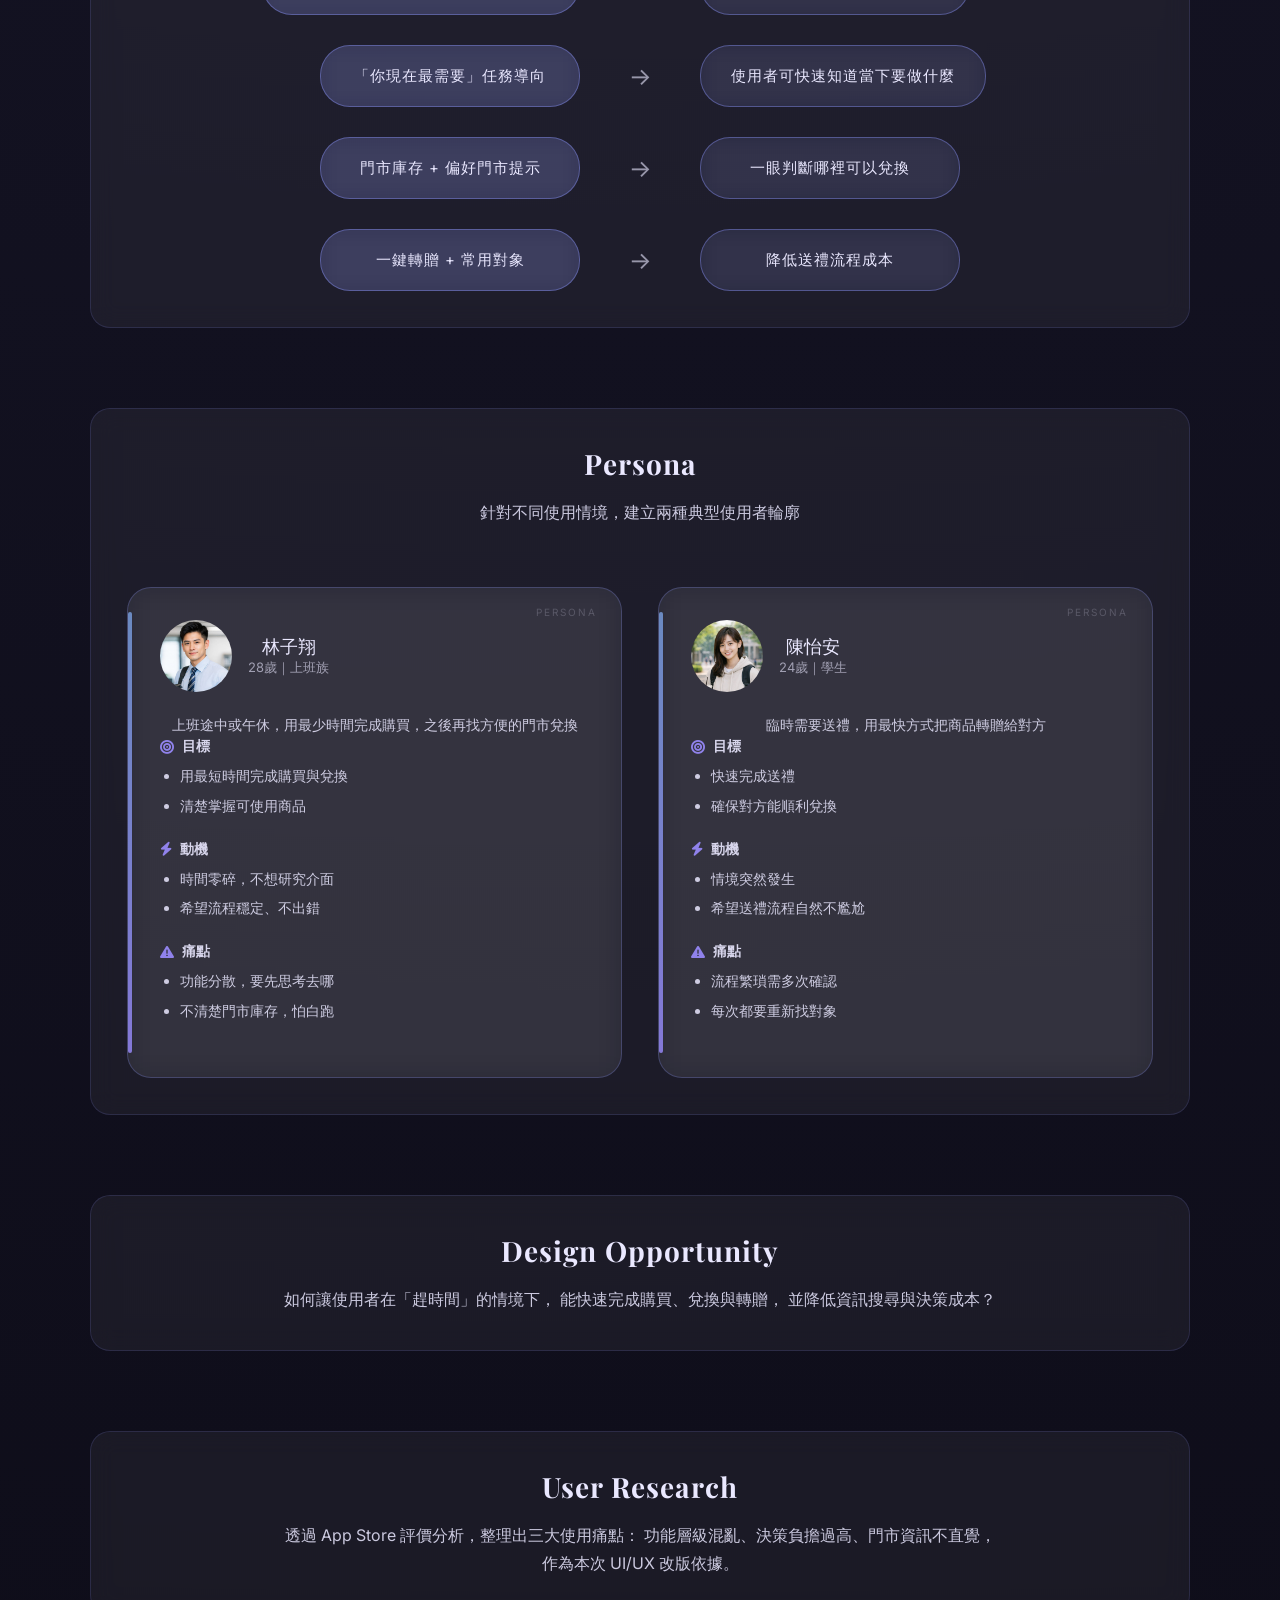
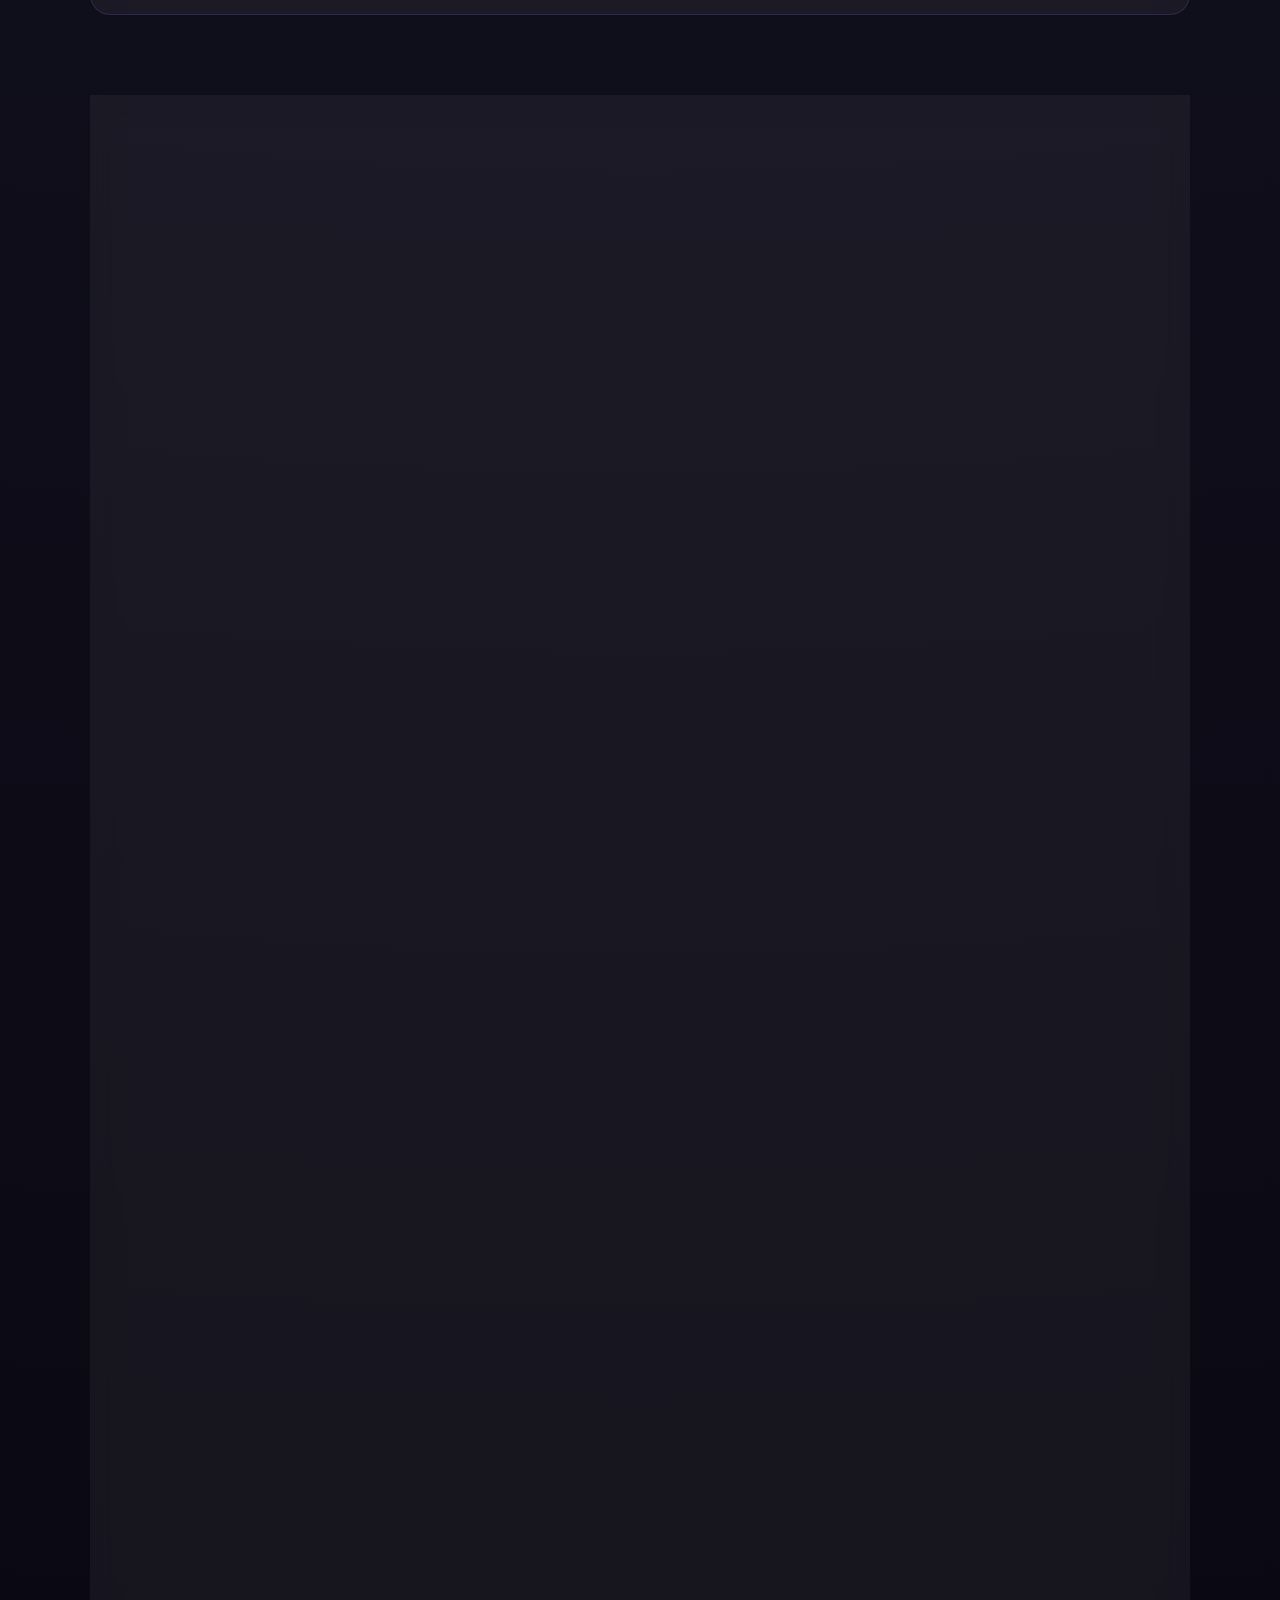
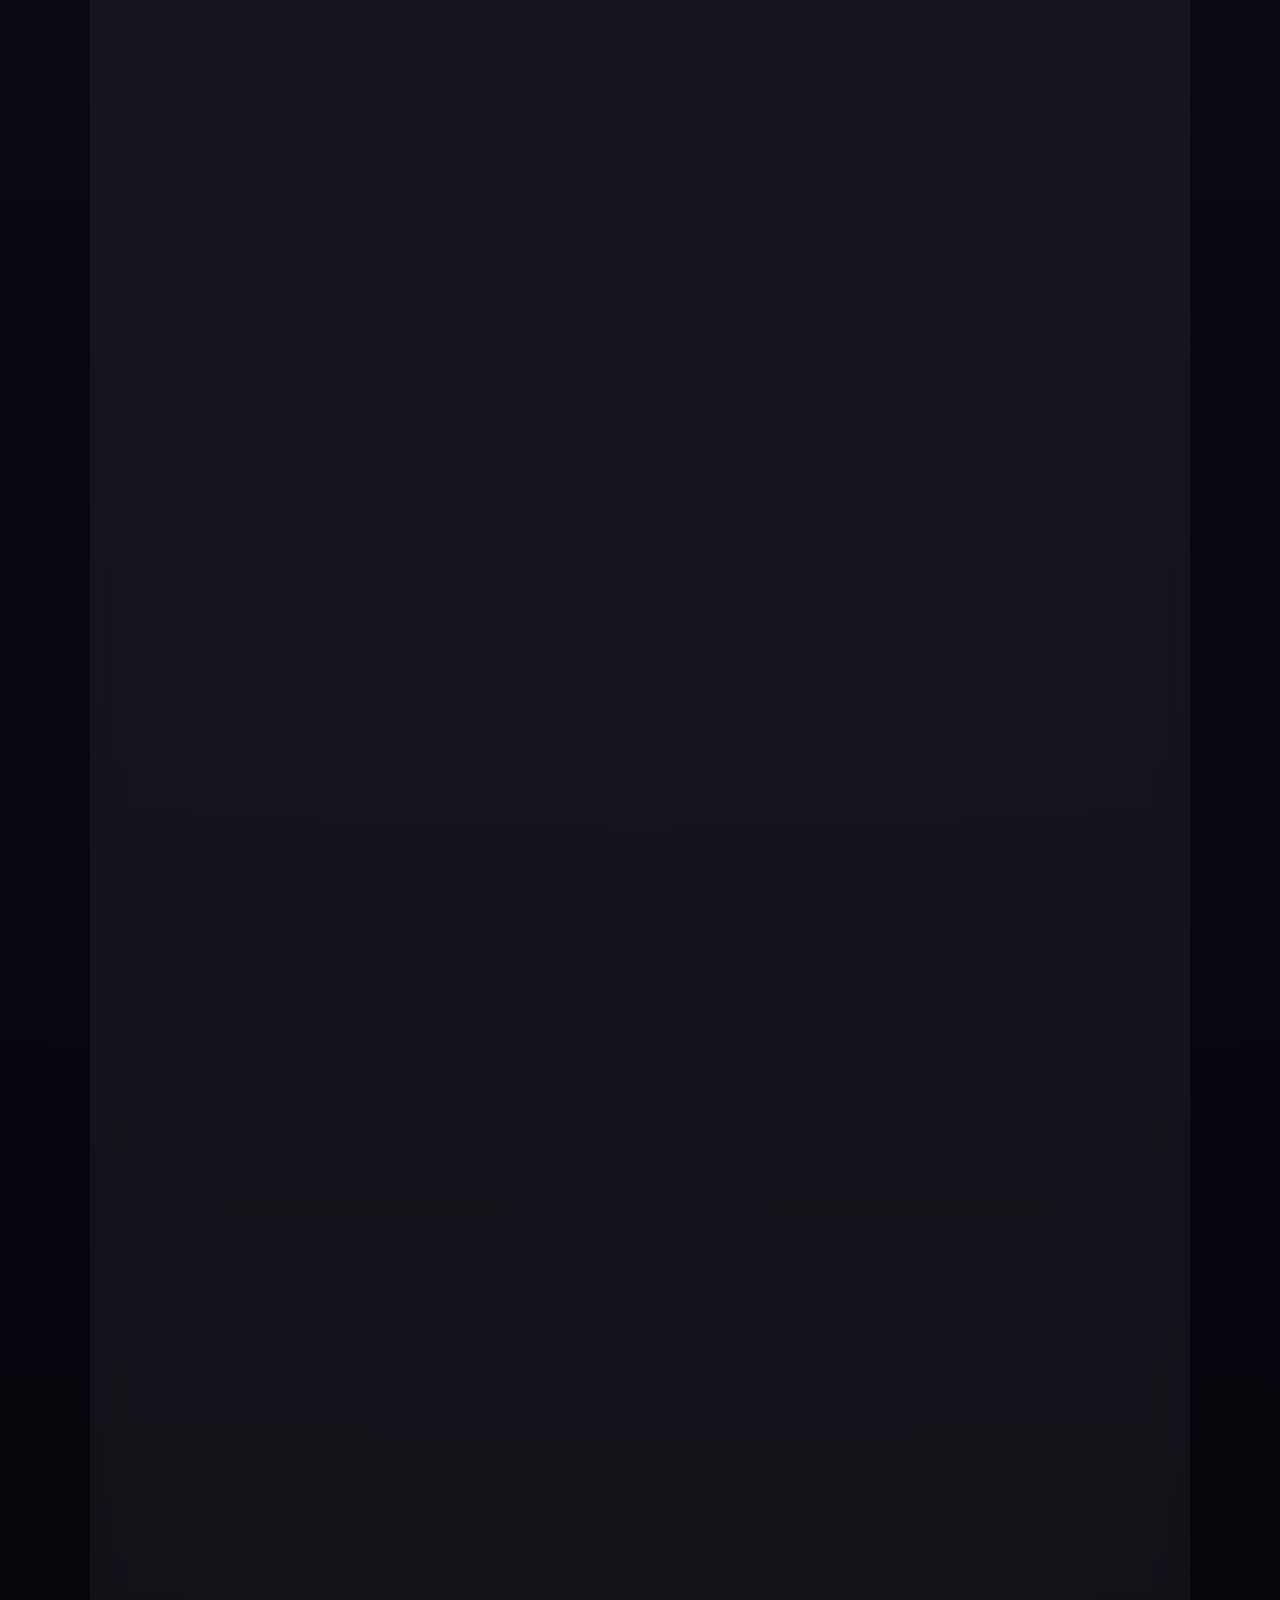
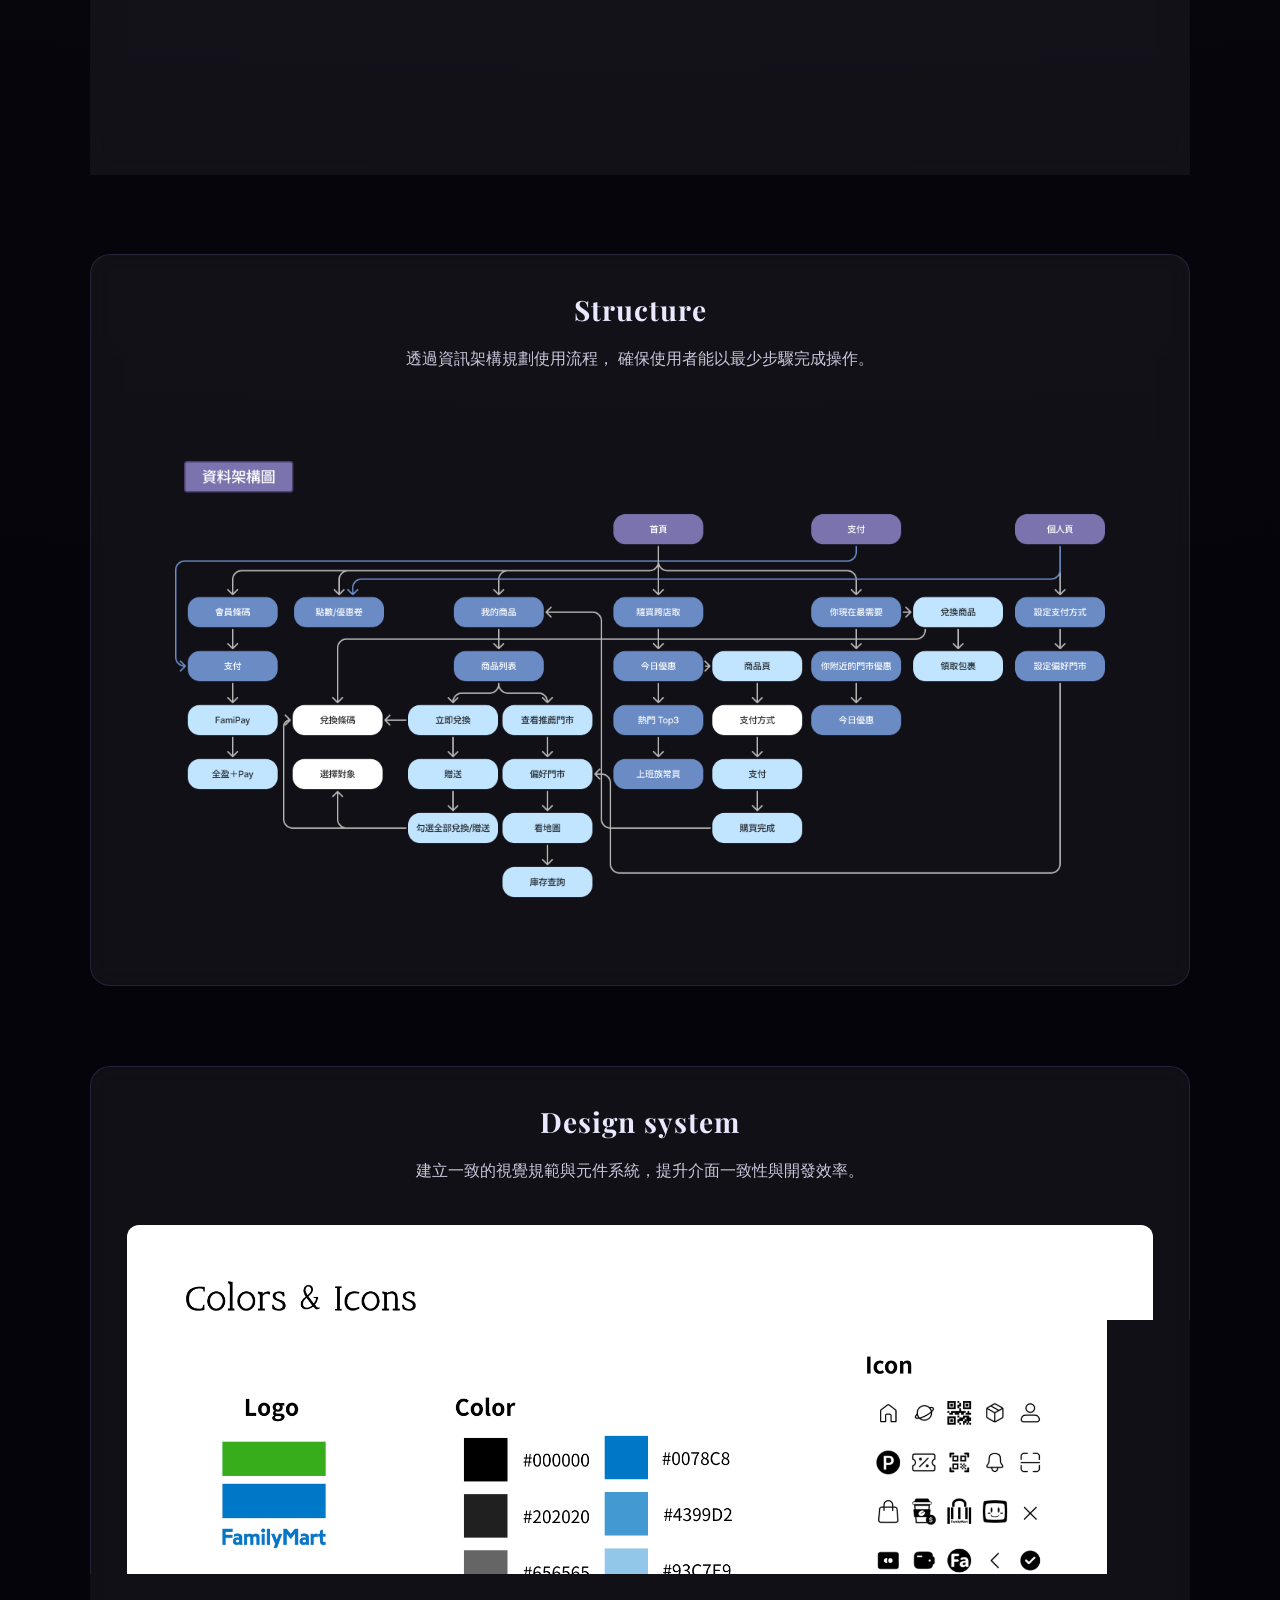
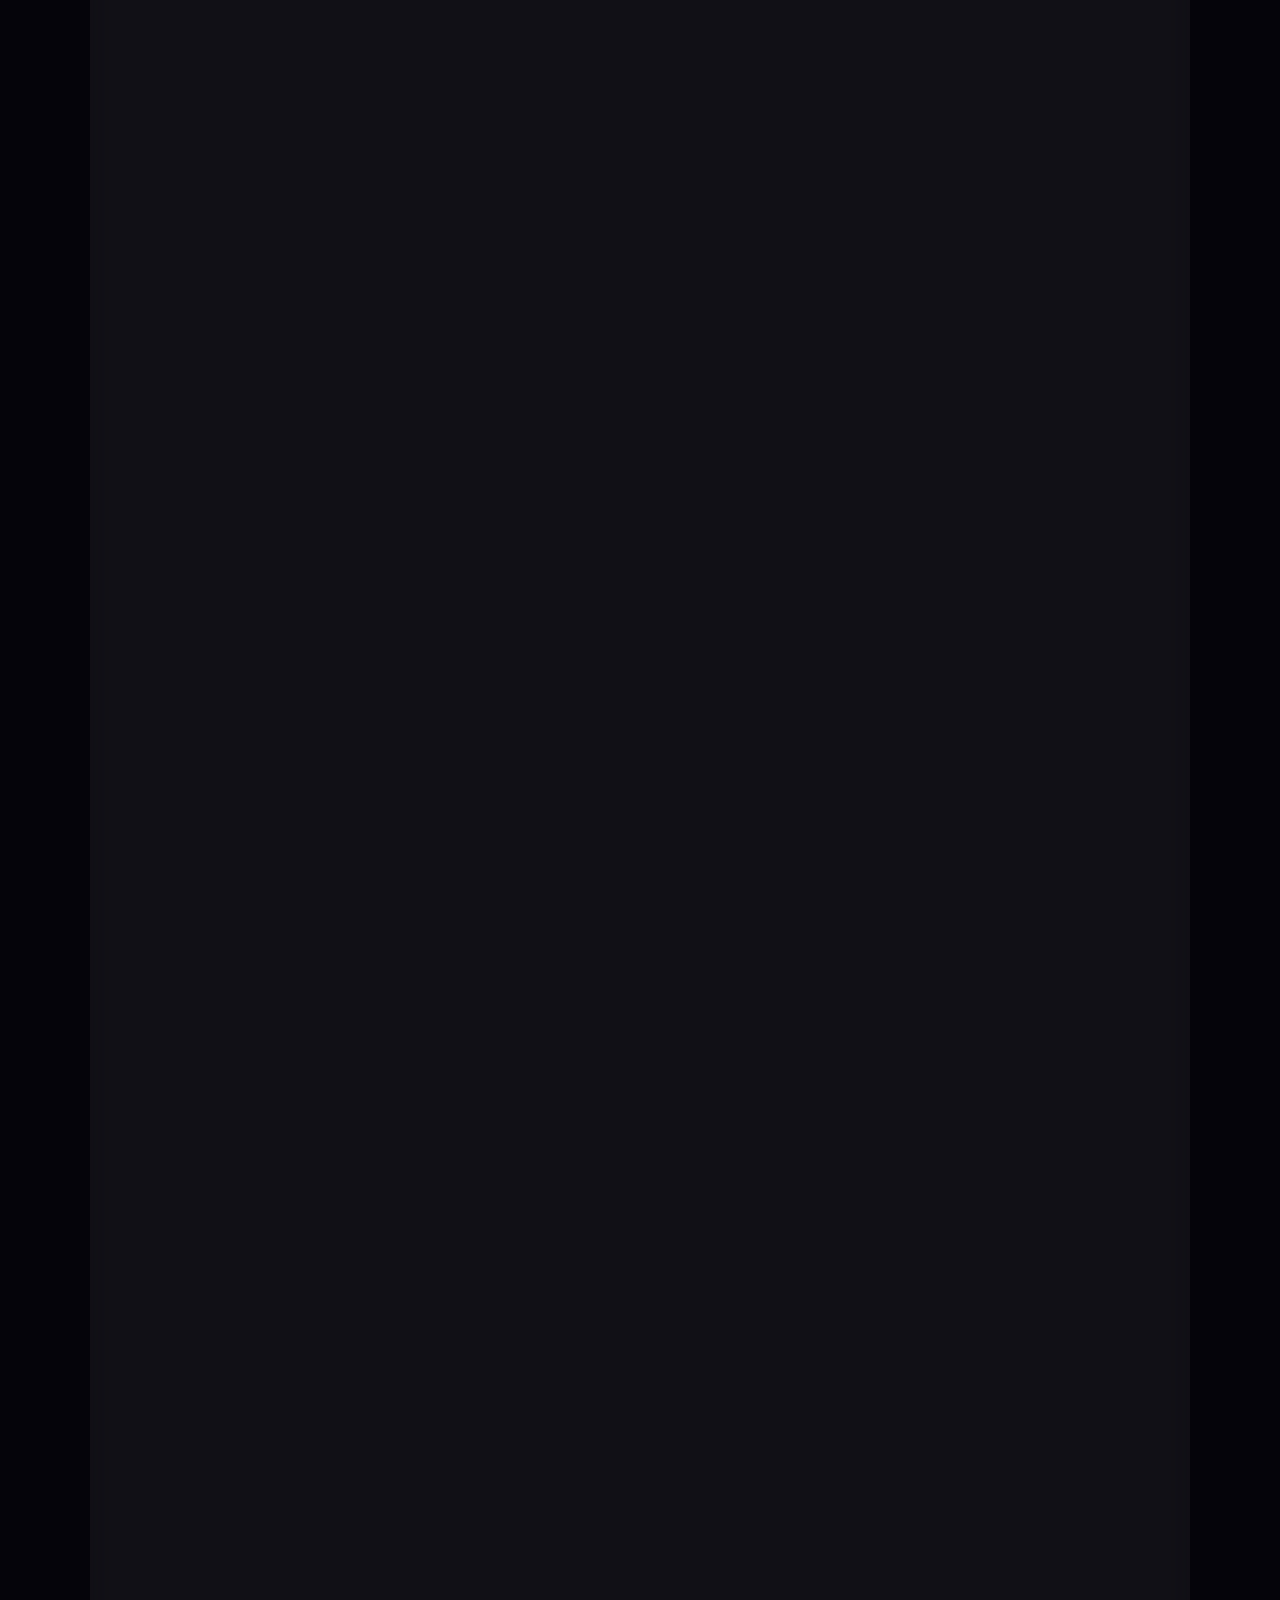
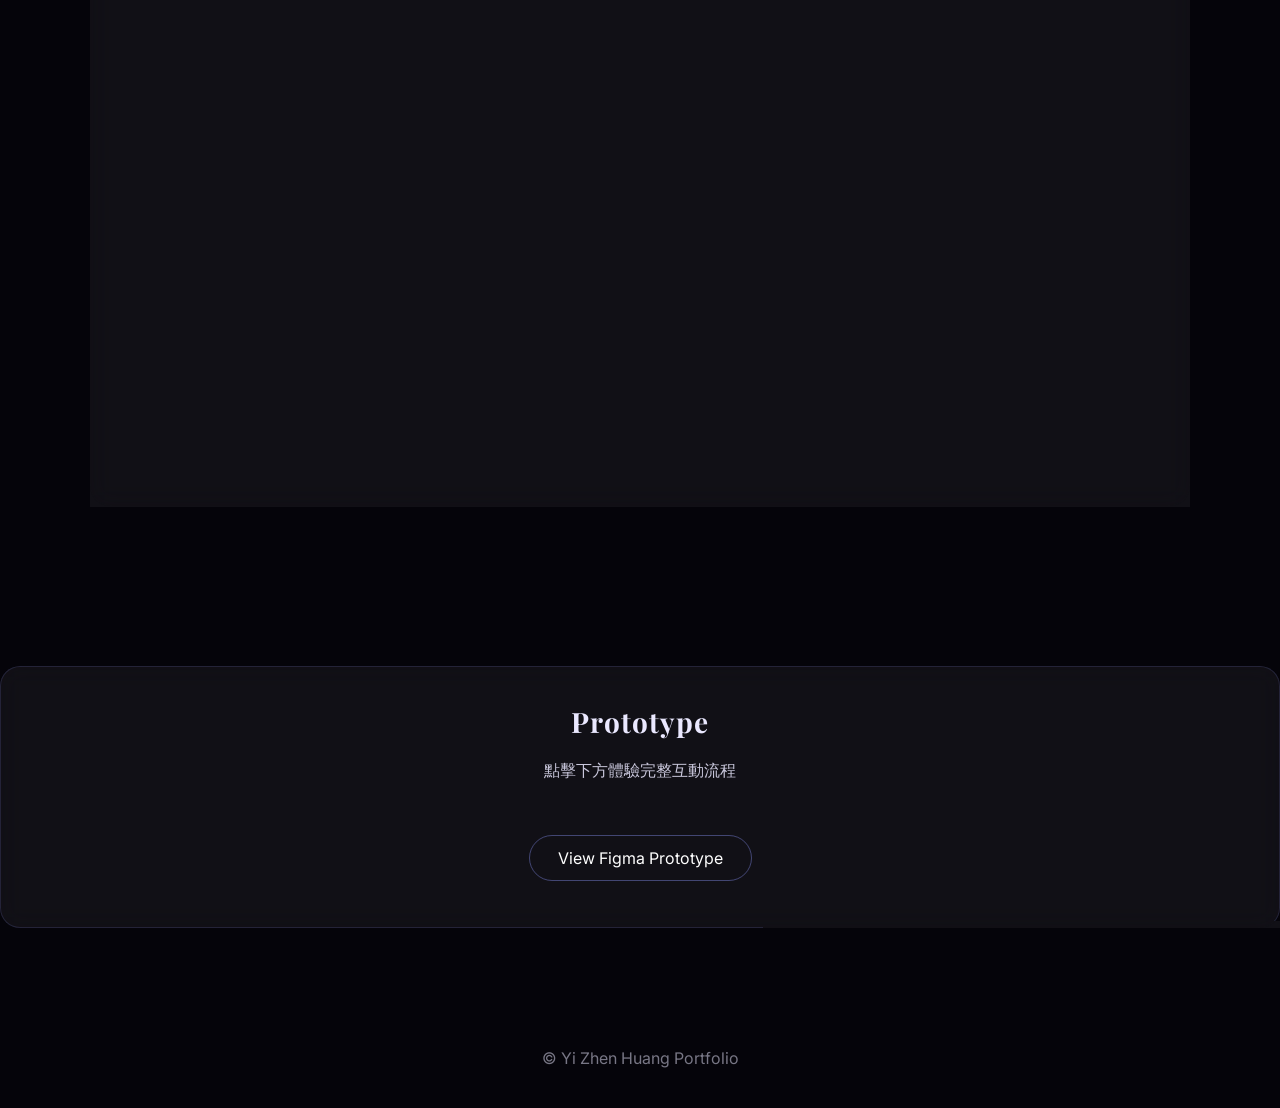
<file: familymart/family.html>
<!DOCTYPE html>
<html lang="zh-Hant">

<head>
    <meta charset="UTF-8">
    <meta name="viewport" content="width=device-width, initial-scale=1.0">
    <title>FamilyMart App | Portfolio</title>

    <link
        href="https://fonts.googleapis.com/css2?family=Playfair+Display:wght@500;700&family=Inter:wght@300;400&display=swap"
        rel="stylesheet">
    <link rel="stylesheet" href="https://cdnjs.cloudflare.com/ajax/libs/font-awesome/6.5.0/css/all.min.css">
    <link rel="stylesheet" href="../workcard.css">
    <link rel="stylesheet" href="../mobile-menu.css">
    <link rel="icon" href="../logo.PNG">
    <style>
        * {
            margin: 0;
            padding: 0;
            box-sizing: border-box;
        }

        html {
            background: #05040a;
        }

        body {
            margin: 0;
            font-family: 'Inter', sans-serif;
            background: radial-gradient(circle at top, #1b1a2f, #05040a 70%);
            color: #eae8ff;
            min-height: 100vh;
            display: flex;
            flex-direction: column;
        }

        /* container */
        .container {
            width: 90%;
            max-width: 1100px;
            margin: auto;
            padding-top: 120px;
            flex: 1;
        }

        /* glass card */

        .glass {
            background: rgba(255, 255, 255, .05);
            border: 1px solid rgba(140, 150, 255, .15);
            border-radius: 20px;
            padding: 36px;
            backdrop-filter: blur(12px);
            margin-bottom: 60px;
        }

        /* section */

        .section {
            margin: 80px 0;
            text-align: center;
        }

        .section h2 {
            font-size: 28px;
            margin-bottom: 16px;
            letter-spacing: 1px;
            opacity: 0;
            transform: translateY(20px);

            transition: all .6s ease .2s;
        }

        .section.show h2 {

            opacity: 1;
            transform: translateY(0);

        }

        .section p {
            max-width: 720px;
            margin: auto;
            line-height: 1.8;
            opacity: .85;
        }

        h1,
        h2 {
            font-family: 'Playfair Display', serif;
            margin-bottom: 20px;
        }

        /* ===== 導覽列 ===== */
        .nav {
            height: 100px;
            padding: 0 72px;
            display: flex;
            align-items: center;
            justify-content: space-between;
            position: fixed;
            top: 0;
            width: 100%;
            z-index: 20;

            background: rgba(15, 14, 30, .45);
            backdrop-filter: blur(12px);
            border-bottom: 1px solid rgba(160, 160, 255, .08);
            box-sizing: border-box;
        }

        .logo {
            font-family: 'Playfair Display', serif;
            font-size: 18px;
            letter-spacing: 3px;
            opacity: .9;
        }

        .menu {
            display: flex;
            gap: 56px;
            list-style: none;
        }

        .menu li {
            position: relative;
            font-size: 14px;
            letter-spacing: 1.2px;
            cursor: pointer;
            opacity: .7;
            transition: .4s;
        }

        /* 修正 nav a 樣式 */
        .menu li a {
            color: inherit;
            text-decoration: none;
            display: block;
        }

        .menu li::after {
            content: '';
            position: absolute;
            left: -10%;
            bottom: -8px;
            width: 120%;
            height: 1px;
            background: linear-gradient(90deg,
                    transparent,
                    rgba(122, 162, 227, .8),
                    transparent);
            opacity: 0;
            transition: .4s;
        }

        .menu li:hover {
            opacity: 1;
        }

        .menu li:hover::after {
            opacity: 1;
        }

        /* Hero */
        .hero {
            text-align: center;
            margin-bottom: 70px;
        }

        .hero h1 {
            font-family: 'Playfair Display', serif;
            font-size: 64px;
            letter-spacing: 4px;
        }

        .hero p {
            opacity: .7;
            margin-top: 10px;
        }

        /* project info layout */

        .project-info {

            margin-top: 40px;

            display: flex;
            justify-content: center;
            gap: 60px;

            flex-wrap: wrap;

        }

        .project-item {

            display: flex;
            flex-direction: column;
            align-items: center;

        }

        .label {

            font-size: 12px;
            letter-spacing: 1.5px;
            opacity: .5;

            margin-bottom: 6px;

        }

        .value {

            font-size: 15px;
            letter-spacing: .5px;

        }

        .project-item {

            transition: .35s;

        }

        .project-item:hover {

            transform: translateY(-4px);

        }

        .project-item {
            opacity: 0;
            transform: translateY(20px);
            animation: infoFade 0.8s ease forwards;
        }

        .project-item:nth-child(1) {
            animation-delay: .4s;
        }

        .project-item:nth-child(2) {
            animation-delay: .6s;
        }

        .project-item:nth-child(3) {
            animation-delay: .8s;
        }

        @keyframes infoFade {
            to {
                opacity: 1;
                transform: translateY(0);
            }
        }

        /* Info */
        .info {
            display: flex;
            gap: 40px;
            flex-wrap: wrap;
        }

        .info div {
            flex: 1;
            min-width: 200px;
            background: #fff;
            padding: 20px;
            border-radius: 12px;
        }

        .info div {
            flex: 1;
            min-width: 200px;
            padding: 20px;
            border-radius: 14px;

            background: rgba(255, 255, 255, 0.05);
            border: 1px solid rgba(140, 150, 255, 0.2);

            backdrop-filter: blur(10px);
            transition: 0.3s;
        }

        .info div:hover {
            transform: translateY(-5px);
            border-color: rgba(140, 150, 255, 0.4);
        }

        /* ===== Behance UI Layout ===== */

        .ui-block {
            margin-top: 60px;
            text-align: left;
        }

        .ui-block h3 {
            margin-bottom: 20px;
            font-size: 20px;
            opacity: 0.9;
        }

        /* Grid 排版 */
        .ui-grid {
            display: flex;
            flex-wrap: wrap;
            gap: 30px;
            justify-content: center;
            /* 🔥 置中 */
        }

        /* 圖片（無邊框版本） */
        .ui-grid img {
            width: 260px;
            /* 固定手機寬 */
            height: 520px;
            /* 固定手機高 */
            object-fit: contain;
            /* 填滿（像真手機） */
            border-radius: 28px;
            transition: 0.4s;
        }

        .ui-grid img:hover {
            transform: scale(1.04);
        }

        /* Prototype 按鈕 */
        .btn {
            display: inline-block;
            margin-top: 20px;
            padding: 12px 28px;
            border-radius: 30px;
            border: 1px solid rgba(140, 150, 255, .4);
            text-decoration: none;
            color: #eae8ff;
            transition: 0.3s;
        }

        .btn:hover {
            background: rgba(140, 150, 255, .15);
        }



        /* 卡片外框（微發光） */
        .item {
            position: relative;
            overflow: hidden;
            border: 1px solid rgba(140, 150, 255, 0.08);
        }

        /* 圖片 */
        .item img {
            width: 100%;
            height: 100%;
            object-fit: cover;
            transition: 0.5s ease;
        }

        /* hover 放大 */
        .item:hover img {
            transform: scale(1.1);
        }

        /* 遮罩（升級版） */
        .overlay {
            position: absolute;
            inset: 0;

            background: rgba(0, 0, 0, 0.55);
            backdrop-filter: blur(4px);

            opacity: 0;
            display: flex;
            align-items: center;
            justify-content: center;

            transition: 0.4s;
        }

        /* 顯示 */
        .item:hover .overlay {
            opacity: 1;
        }

        /* 文字 */
        .overlay p {
            color: #fff;
            font-size: 15px;
            letter-spacing: 1px;
            opacity: 0.9;
        }

        /* demo button */

        .demo {
            text-align: center;
            margin-top: 40px;
        }

        .demo a {
            display: inline-block;
            padding: 12px 28px;
            border-radius: 24px;
            border: 1px solid rgba(140, 150, 255, .4);
            color: #fff;
            text-decoration: none;
            margin: 10px;
            transition: .3s;
        }

        .demo a:hover {
            background: rgba(140, 150, 255, .25);
        }

        /* Footer */
        .footer {
            text-align: center;
            background: transparent;
            opacity: 0.5;
            padding: 40px 0;
        }

        /* 滾動動畫 */
        .hero h1 {
            opacity: 0;
            transform: translateY(30px);
            animation: heroTitle 1s ease forwards;
        }

        .hero p {
            opacity: 0;
            transform: translateY(30px);
            animation: heroText 1s ease forwards;
            animation-delay: .3s;
        }

        .hero .info {
            opacity: 0;
            transform: translateY(30px);
            animation: heroText 1s ease forwards;
            animation-delay: .6s;
        }

        @keyframes heroTitle {
            to {
                opacity: 1;
                transform: translateY(0);
            }
        }

        @keyframes heroText {
            to {
                opacity: 1;
                transform: translateY(0);
            }
        }

        .section {

            opacity: 0;
            transform: translateY(60px) scale(.98);

            transition:
                opacity 1s ease,
                transform 1s ease;

        }

        .section.show {

            opacity: 1;
            transform: translateY(0) scale(1);

        }

        /* ========================= */
        /* Key Features */
        /* ========================= */

        .features {
            margin-top: 50px;
            display: flex;
            flex-direction: column;
            gap: 30px;
        }

        /* 每一列 */
        .feature-row {
            display: grid;
            grid-template-columns: 1fr 80px 1fr;
            /* 左 中 右 */
            align-items: center;
            gap: 20px;
        }


        /* 左右方塊 */
        .feature-box {
            padding: 20px 30px;
            border-radius: 30px;
            min-width: 260px;
            max-width: 360px;

            font-size: 15px;
            letter-spacing: 1px;
            text-align: center;

            background: rgba(140, 150, 255, 0.15);
            border: 1px solid rgba(140, 150, 255, 0.4);

            backdrop-filter: blur(10px);
            transition: 0.3s;
        }

        /* 左右顏色微差 */
        .feature-box.left {
            background: rgba(140, 150, 255, 0.2);
            justify-self: end;
        }

        .feature-box.right {
            background: rgba(140, 150, 255, 0.1);
            justify-self: start;
        }

        /* hover 效果 */
        .feature-box:hover {
            transform: translateY(-4px);
            border-color: rgba(140, 150, 255, 0.7);
        }

        /* 箭頭 */
        .arrow {
            text-align: center;
            font-size: 24px;
            opacity: 0.6;
            transition: 0.3s;
        }

        /* hover 連動 */
        .feature-row:hover .arrow {
            transform: translateX(6px);
            opacity: 1;
        }

        /* ========================= */
        /* 📱 手機版 */
        /* ========================= */

        @media (max-width: 768px) {

            .feature-row {
                grid-template-columns: 1fr;
                /* 變直排 */
                text-align: center;
            }

            .feature-box.left,
            .feature-box.right {
                justify-self: center;
            }

            .arrow {
                transform: rotate(90deg);
            }

            .feature-row:hover .arrow {
                transform: rotate(90deg) translateX(6px);
            }
        }


        /* ========================= */
        /* Persona 完整升級版 */
        /* ========================= */

        .persona-grid {
            display: grid;
            grid-template-columns: repeat(2, 1fr);
            gap: 36px;
            margin-top: 60px;
        }

        /* 卡片 */
        .persona-card {
            position: relative;
            padding: 32px;
            border-radius: 24px;

            background: rgba(255, 255, 255, 0.06);
            border: 1px solid rgba(140, 150, 255, 0.25);

            backdrop-filter: blur(14px);
            transition: 0.4s;
        }

        .persona-card:hover {
            transform: translateY(-10px);
            border-color: rgba(140, 150, 255, 0.6);
        }

        /* 左側漸層線（升級） */
        .persona-card::before {
            content: "";
            position: absolute;
            left: 0;
            top: 24px;
            bottom: 24px;
            width: 4px;
            border-radius: 10px;
            background: linear-gradient(180deg, #7aa2e3, #9b8cff);
            opacity: 0.8;
        }

        /* 小標籤（質感來源🔥） */
        .persona-card::after {
            content: "PERSONA";
            position: absolute;
            top: 18px;
            right: 24px;
            font-size: 10px;
            letter-spacing: 2px;
            opacity: 0.2;
        }

        /* 上方 */
        .persona-top {
            display: flex;
            align-items: center;
            gap: 16px;
            margin-bottom: 20px;
        }

        .persona-top img {
            width: 72px;
            height: 72px;
            border-radius: 50%;
            object-fit: cover;
        }

        /* 名字 */
        .persona-name {
            font-size: 18px;
            font-weight: 500;
        }

        /* 標籤 */
        .persona-tag {
            font-size: 13px;
            opacity: 0.6;
        }

        /* 描述 */
        .persona-desc {
            font-size: 14px;
            line-height: 1.8;
            opacity: 0.8;
            margin-bottom: 26px;
        }

        /* 區塊 */
        .persona-block {
            margin-bottom: 22px;
            text-align: left;
        }

        /* 標題 */
        .persona-block h4 {
            font-size: 14px;
            margin-bottom: 8px;
            display: flex;
            align-items: center;
            gap: 8px;
            opacity: 0.9;
        }

        /* icon */
        .persona-block h4 i {
            color: #9b8cff;
        }

        /* list */
        .persona-block ul {
            padding-left: 20px;
        }

        .persona-block li {
            font-size: 14px;
            line-height: 1.7;
            margin-bottom: 6px;
            opacity: 0.85;
        }

        /* hover 微動畫 */
        .persona-card:hover .persona-top img {
            transform: scale(1.05);
        }

        /* ========================= */
        /* 📱 手機版 */
        /* ========================= */

        @media (max-width: 768px) {

            .persona-grid {
                grid-template-columns: 1fr;
                gap: 24px;
            }

            .persona-card {
                padding: 22px;
            }

            .persona-top img {
                width: 56px;
                height: 56px;
            }

            .persona-name {
                font-size: 16px;
            }

            .persona-desc {
                font-size: 13px;
            }

            .persona-block li {
                font-size: 13px;
            }
        }


        /* ========================= */
        /* 📱 Mobile RWD */
        /* ========================= */
        @media (max-width: 768px) {

            /* ===== 全域 ===== */
            body {
                font-size: 14px;
                line-height: 1.7;
                letter-spacing: 0.3px;
            }

            .container {
                width: 90%;
                padding-top: 90px;
            }

            /* ===== Hero（🔥重點）===== */
            .hero h1 {
                font-size: 30px;
                letter-spacing: 2px;
                line-height: 1.3;
            }

            .hero p {
                font-size: 13px;
                opacity: 0.7;
                margin-top: 6px;
            }

            /* ===== section 標題（🔥像小熊）===== */
            .section h2 {
                font-size: 20px;
                letter-spacing: 1.2px;
                margin-bottom: 10px;
            }

            /* ===== 內文（🔥關鍵）===== */
            .section p {
                font-size: 13.5px;
                line-height: 1.8;
                opacity: 0.8;
            }

            /* ===== glass（縮乾淨）===== */
            .glass {
                padding: 18px;
                margin-bottom: 30px;
                border-radius: 16px;
            }

            /* ===== project info ===== */
            .project-info {
                flex-direction: column;
                /* 🔥 關鍵：橫排 → 直排 */
                align-items: center;
                gap: 18px;
                margin-top: 24px;
            }

            .project-item {
                width: 100%;
                max-width: 260px;
                text-align: center;
            }

            /* label（上面小字） */
            .label {
                font-size: 11px;
                letter-spacing: 1.5px;
                opacity: 0.5;
            }

            /* value（下面主字） */
            .value {
                font-size: 14px;
                letter-spacing: 0.5px;
            }

            /* ===== Feature ===== */
            .feature-box {
                font-size: 13px;
                padding: 14px 18px;
                border-radius: 20px;
            }

            /* ===== Persona ===== */
            .circle {
                min-width: 46px;
                height: 46px;
                font-size: 12px;
            }

            .node p {
                font-size: 12.5px;
            }

            /* ===== UI 圖片 ===== */
            .ui-grid img {
                width: 85%;
                max-width: 240px;
            }

            /* ===== Test Card ===== */
            .test-card {
                padding: 16px;
            }

            .test-card h4 {
                font-size: 13px;
            }

            .test-card li {
                font-size: 12.5px;
            }

            /* ===== Nav ===== */
            .nav {
                height: 64px;
                padding: 0 14px;
            }

            .logo {
                font-size: 14px;
                letter-spacing: 2px;
            }

            .menu {
                gap: 12px;
                font-size: 12px;
            }

        }

        /* ===== 手機顯示 ===== */
        @media (max-width: 480px) {
            .hamburger {
                display: flex;
            }

            .menu {
                display: none;
            }
        }

        /* ===== 燈箱背景遮罩（調整為動畫基礎設定） ===== */
        .demo-modal {
            display: flex;
            /* 固定為 flex，改用透明度與可見度來控制隱藏，動畫才會動 */
            position: fixed;
            top: 0;
            left: 0;
            width: 100vw;
            height: 100vh;
            background: rgba(5, 4, 10, 0.85);
            backdrop-filter: blur(8px);
            z-index: 2000;
            justify-content: center;
            align-items: center;

            /* 🎬 新增：預設為透明且隱藏 */
            opacity: 0;
            visibility: hidden;
            transition: opacity 0.4s ease, visibility 0.4s ease;
        }

        /* 🎬 新增：當燈箱被加入 .open 類別時，背景優雅淡入 */
        .demo-modal.open {
            opacity: 1;
            visibility: visible;
        }

        /* ===== 內容視窗架構（調整寬度 ＋ 縮放動畫） ===== */
        .modal-content {
            position: relative;

            /* 📐 這裡調整寬度：從原本的 90% 縮小到 75%（可依喜好自行調整比例） */
            width: 85%;
            /* 📐 這裡限制最大寬度：從原本的 1200px 縮短到 950px */
            max-width: 1200px;

            height: 90vh;
            /* 稍微降低一點高度，讓視覺比例更集中好看 */
            background: rgba(25, 24, 40, 0.95);
            border: 1px solid rgba(140, 150, 255, 0.3);
            border-radius: 16px;
            overflow: hidden;
            display: flex;
            flex-direction: column;
            box-shadow: 0 25px 50px -12px rgba(0, 0, 0, 0.6);

            transform: scale(0.85) translateY(30px);
            transition: transform 0.4s cubic-bezier(0.16, 1, 0.3, 1);
        }

        .demo-modal.open .modal-content {
            transform: scale(1) translateY(0);
        }

        /* 新增：上方按鈕列容器 */
        .modal-header {
            display: flex;
            justify-content: space-between;
            align-items: center;
            background: rgba(15, 14, 30, 0.9);
            border-bottom: 1px solid rgba(140, 150, 255, 0.15);
            padding: 12px 24px;
        }

        /* 按鈕共通基礎樣式 */
        .modal-close-btn,
        .modal-visit-btn {
            background: rgba(255, 255, 255, 0.04);
            color: #eae8ff;
            border: 1px solid rgba(140, 150, 255, 0.2);
            padding: 8px 18px;
            font-size: 14px;
            border-radius: 20px;
            cursor: pointer;
            text-decoration: none;
            transition: 0.3s;
            display: flex;
            align-items: center;
            gap: 8px;
            font-family: 'Inter', sans-serif;
        }

        /* 新增：前往新分頁按鈕 Hover 效果 */
        .modal-visit-btn:hover {
            background: rgba(140, 150, 255, 0.25);
            border-color: rgba(140, 150, 255, 0.6);
            color: #fff;
        }

        /* 關閉按鈕 Hover 效果 */
        .modal-close-btn:hover {
            background: rgba(255, 100, 100, 0.2);
            border-color: rgba(255, 100, 100, 0.4);
            color: #ff9aa2;
        }

        /* 內嵌框架設定 */
        #protoFrame {
            width: 100%;
            height: 100%;
            background: #1e1e1e;
        }
    </style>
</head>

<body>
    <div id="worksOverlay">
        <div class="works-panel">
            <button class="close-btn">✕</button>

            <h2 class="works-title">WORKS</h2>

            <div class="category-filters">
                <button class="filter-btn active" data-filter="all">All</button>
                <button class="filter-btn" data-filter="uiux">UI / UX</button>
                <button class="filter-btn" data-filter="web">Web Development</button>
                <button class="filter-btn" data-filter="app">App Design</button>
                <button class="filter-btn" data-filter="illustration">Illustration</button>
            </div>

            <button class="nav-btn left">‹</button>
            <button class="nav-btn right">›</button>

            <div class="carousel">
                <div class="cards">

                    <div class="work-card" data-category="web">
                        <div class="card-media">
                            <img src="../card/card1.png" class="card-logo">
                            <video class="card-video" muted loop playsinline>
                                <source src="../card/card1.mp4" type="video/mp4">
                            </video>
                        </div>
                        <span class="project-tag">WEB DEVELOPMENT</span>
                        <h3>海好有你</h3>
                        <div class="tools">
                            <div class="tool">
                                <img src="../icon/vs.JPG" alt="">
                                <span>Visual Studio Code</span>
                            </div>
                        </div>
                        <p>SDGs14 海洋保育互動網站，透過資訊與互動設計讓使用者理解海洋污染議題，並鼓勵參與環境行動。</p>
                        <a href="../ocean/ocean.html"><button>View Project</button></a>
                    </div>

                    <div class="work-card" data-category="web">
                        <div class="card-media">
                            <img src="../card/card-image.png" class="card-logo">
                            <video class="card-video" muted loop playsinline>
                                <source src="../card/card-image.mp4" type="video/mp4">
                            </video>
                        </div>
                        <span class="project-tag">WEB DEVELOPMENT</span>
                        <h3>修起來</h3>
                        <div class="tools">
                            <div class="tool">
                                <img src="../icon/vs.JPG" alt="">
                                <span>Visual Studio Code</span>
                            </div>
                        </div>
                        <p>線上圖片編輯網站，整合濾鏡、貼紙、拼圖與塗鴉等功能，讓使用者透過直覺操作快速完成個人化影像創作。</p>
                        <a href="../image-editing/image.html"><button>View Project</button></a>
                    </div>

                    <div class="work-card" data-category="web">
                        <div class="card-media">
                            <img src="../card/card-umbrella.png" class="card-logo">
                            <video class="card-video" muted loop playsinline>
                                <source src="../card/card-umbrella.mp4" type="video/mp4">
                            </video>
                        </div>
                        <span class="project-tag">WEB & INTERACTIVE</span>
                        <h3>借過一場雨</h3>
                        <div class="tools">
                            <div class="tool">
                                <img src="../icon/vs.JPG" alt="VS Code">
                                <span>Visual Studio Code</span>
                            </div>
                        </div>
                        <p>以雨傘作為互動媒介的網頁與互動投影作品，讓使用者透過雨傘閱讀他人的心情與故事，也能留下自己的故事。</p>
                        <a href="../umbrella/umbrella.html"><button>View Project</button></a>
                    </div>

                    <div class="work-card" data-category="app">
                        <div class="card-media">
                            <img src="../card/card2.png" class="card-logo">
                            <video class="card-video" muted loop playsinline>
                                <source src="../card/card2.mp4" type="video/mp4">
                            </video>
                        </div>
                        <span class="project-tag">APP DESIGN</span>
                        <h3>咖啡廳點餐 App</h3>
                        <div class="tools">
                            <div class="tool">
                                <img src="../icon/androidstudio.JPG" alt="">
                                <span>Android Studio</span>
                            </div>
                        </div>
                        <p>以 Android Studio 開發的行動點餐應用程式，提供咖啡與甜點搜尋、加入購物車與結帳流程。</p>
                        <a href="../coffee/coffee.html"><button>View Project</button></a>
                    </div>

                    <div class="work-card" data-category="uiux">
                        <div class="card-media">
                            <img src="../card/card3.png" class="card-logo">
                            <video class="card-video" muted loop playsinline>
                                <source src="../card/card3.mp4" type="video/mp4">
                            </video>
                        </div>
                        <span class="project-tag">UI / UX DESIGN</span>
                        <h3>Invisible Mask</h3>
                        <div class="tools">
                            <div class="tool">
                                <img src="../icon/figma.PNG" alt="">
                                <span>Figma</span>
                            </div>
                        </div>
                        <p>是一款以 Figma 設計的美妝 App，結合 AI 臉部分析與 AR 試妝，打造快速且個人化的妝容體驗。</p>
                        <a href="../mask/mask.html"><button>View Project</button></a>
                    </div>

                    <div class="work-card" data-category="uiux">
                        <div class="card-media">
                            <img src="../card/card_familymart.png" class="card-logo">
                            <video class="card-video" muted loop playsinline>
                                <source src="../card/card_familymart.mp4" type="video/mp4">
                            </video>
                        </div>
                        <span class="project-tag">UI / UX DESIGN</span>
                        <h3>FamilyMart App Redesign</h3>
                        <div class="tools">
                            <div class="tool">
                                <img src="../icon/figma.PNG" alt="">
                                <span>Figma</span>
                            </div>
                        </div>
                        <p>針對全家 App 進行 UI/UX 改版，聚焦高頻使用情境，優化操作流程與資訊架構，提升結帳效率與使用體驗。</p>
                        <a href="./family.html"><button>View Project</button></a>
                    </div>

                    <div class="work-card image-slider-card" data-category="illustration">
                        <div class="card-media">
                            <div class="slider">
                                <div class="track">
                                    <img src="../card/card4.PNG" class="slide active">
                                    <img src="../draw/spring-bg.PNG" class="slide">
                                    <img src="../draw/summer-bg.PNG" class="slide">
                                    <img src="../draw/autumn-bg.PNG" class="slide">
                                    <img src="../draw/winter-bg.PNG" class="slide">
                                    <img src="../draw/space-bg.PNG" class="slide">
                                </div>
                            </div>
                        </div>
                        <span class="project-tag">ILLUSTRATION</span>
                        <h3>小熊歷險記</h3>
                        <div class="tools">
                            <div class="tool">
                                <img src="../icon/procreate.JPG" alt="">
                                <span>Procreate</span>
                            </div>
                            <div class="tool">
                                <img src="../icon/ppt.JPG" alt="">
                                <span>PowerPoint</span>
                            </div>
                        </div>
                        <p>童話風卡牌互動遊戲，透過插畫敘事與四季場景變化，呈現角色的成長歷程與情感體驗。</p>
                        <a href="../draw/draw.html"><button>View Project</button></a>
                    </div>
                    <!-- 第 7 張卡片：透明的我，也有顏色 -->
                    <div class="work-card image-slider-card" data-category="illustration">
                        <div class="card-media">
                            <div class="slider">
                                <div class="track">
                                    <img src="../card/card_book.JPG" class="slide active">
                                    <img src="../book/page-01.JPG" class="slide">
                                    <img src="../book/page-02.JPG" class="slide">
                                    <img src="../book/page-05.JPG" class="slide">
                                    <img src="../book/page-13.JPG" class="slide">
                                </div>
                            </div>
                        </div>
                        <span class="project-tag">ILLUSTRATION</span>
                        <h3>透明的我，也有顏色</h3>
                        <div class="tools">
                            <div class="tool">
                                <img src="../icon/procreate.JPG" alt="">
                                <span>Procreate</span>
                            </div>
                            <div class="tool">
                                <img src="../icon/id.jpg" alt="">
                                <span>Adobe InDesign</span>
                            </div>
                        </div>
                        <p>以「顏色」作為個性與自我認同象徵的繪本，講述主角小透明從羨羨他人到尋找到自我顏色的故事。</p>
                        <a href="../book/book.html"><button>View Project</button></a>
                    </div>
                </div>
            </div>

            <div class="carousel-dots"></div>
        </div>
    </div>

    <nav class="nav">
        <div class="logo">Yi Zhen Huang</div>
        <ul class="menu">
            <li><a href="../index.html">Home</a></li>
            <li>Works</li>
            <li><a href="../about/about.html">About</a></li>
        </ul>
        <!-- hamburger -->
        <div class="hamburger" id="hamburger">
            <span></span>
            <span></span>
            <span></span>
        </div>
    </nav>
    <!-- mobile menu -->
    <div class="mobile-menu" id="mobileMenu">
        <a href="../index.html">Home</a>
        <a href="#" id="mobileWorksBtn">Works</a>
        <a href="../about/about.html">About</a>
    </div>
    <!-- Hero -->
    <div class="container">

        <div class="hero">

            <h1>FamilyMart App <br>UX Redesign</h1>
            <p>優化便利商店高頻使用情境，提升操作效率</p>

            <div class="project-info">

                <div class="project-item">
                    <span class="label">Project Type</span>
                    <span class="value">UX/UI Design Project</span>
                </div>

                <div class="project-item">
                    <span class="label">Tools</span>
                    <span class="value">Figma / Prototyping</span>
                </div>

                <div class="project-item">
                    <span class="label">Team / Role</span>
                    <span class="value">Solo Project<br>UX Research / UI Design</span>
                </div>

            </div>

        </div>
        <!-- Info -->
        <div class="glass section">
            <h2>Project Overview</h2>
            <p>
                本專案針對全家便利商店 App 進行 UI/UX 改版，
                聚焦於「高頻使用情境」，優化資訊架構與操作流程，
                提升使用效率與決策速度。
            </p>

            <img src="./mockup.jpg" style="width:100%; margin-top:40px; border-radius:12px;">
        </div>


        <div class="glass section">
            <h2>User Flow</h2>
            <p>
                本設計聚焦兩大核心流程：快速兌換商品與快速轉贈商品，
                讓使用者在最少步驟內完成任務。
            </p>
            <img src="./userflow1.png" style="width:100%; margin-top:40px; border-radius:12px;">
            <img src="./userflow2.png" style="width:100%; margin-top:40px; border-radius:12px;">
        </div>

        <div class="glass section">
            <h2>Key Features</h2>
            <p>核心功能與使用者價值</p>

            <div class="features">

                <div class="feature-row">
                    <div class="feature-box left">
                        高頻功能前置（條碼 / 支付 / 兌換）
                    </div>
                    <div class="arrow">→</div>
                    <div class="feature-box right">
                        降低操作步驟，提升結帳效率
                    </div>
                </div>

                <div class="feature-row">
                    <div class="feature-box left">
                        「你現在最需要」任務導向
                    </div>
                    <div class="arrow">→</div>
                    <div class="feature-box right">
                        使用者可快速知道當下要做什麼
                    </div>
                </div>

                <div class="feature-row">
                    <div class="feature-box left">
                        門市庫存 + 偏好門市提示
                    </div>
                    <div class="arrow">→</div>
                    <div class="feature-box right">
                        一眼判斷哪裡可以兌換
                    </div>
                </div>

                <div class="feature-row">
                    <div class="feature-box left">
                        一鍵轉贈 + 常用對象
                    </div>
                    <div class="arrow">→</div>
                    <div class="feature-box right">
                        降低送禮流程成本
                    </div>
                </div>

            </div>
        </div>


        <div class="glass section">
            <h2>Persona</h2>
            <p>針對不同使用情境，建立兩種典型使用者輪廓</p>

            <div class="persona-grid">

                <!-- Persona 1 -->
                <div class="persona-card">

                    <div class="persona-top">
                        <img src="./persona1.jpg">
                        <div>
                            <div class="persona-name">林子翔</div>
                            <div class="persona-tag">28歲｜上班族</div>
                        </div>
                    </div>

                    <p class="persona-desc">
                        上班途中或午休，用最少時間完成購買，之後再找方便的門市兌換
                    </p>

                    <div class="persona-block">
                        <h4><i class="fa-solid fa-bullseye"></i>目標</h4>
                        <ul>
                            <li>用最短時間完成購買與兌換</li>
                            <li>清楚掌握可使用商品</li>
                        </ul>
                    </div>

                    <div class="persona-block">
                        <h4><i class="fa-solid fa-bolt"></i>動機</h4>
                        <ul>
                            <li>時間零碎，不想研究介面</li>
                            <li>希望流程穩定、不出錯</li>
                        </ul>
                    </div>

                    <div class="persona-block">
                        <h4><i class="fa-solid fa-triangle-exclamation"></i>痛點</h4>
                        <ul>
                            <li>功能分散，要先思考去哪</li>
                            <li>不清楚門市庫存，怕白跑</li>
                        </ul>
                    </div>

                </div>


                <!-- Persona 2 -->
                <div class="persona-card">

                    <div class="persona-top">
                        <img src="./persona2.jpg">
                        <div>
                            <div class="persona-name">陳怡安</div>
                            <div class="persona-tag">24歲｜學生</div>
                        </div>
                    </div>

                    <p class="persona-desc">
                        臨時需要送禮，用最快方式把商品轉贈給對方
                    </p>

                    <div class="persona-block">
                        <h4><i class="fa-solid fa-bullseye"></i>目標</h4>
                        <ul>
                            <li>快速完成送禮</li>
                            <li>確保對方能順利兌換</li>
                        </ul>
                    </div>

                    <div class="persona-block">
                        <h4><i class="fa-solid fa-bolt"></i>動機</h4>
                        <ul>
                            <li>情境突然發生</li>
                            <li>希望送禮流程自然不尷尬</li>
                        </ul>
                    </div>

                    <div class="persona-block">
                        <h4><i class="fa-solid fa-triangle-exclamation"></i>痛點</h4>
                        <ul>
                            <li>流程繁瑣需多次確認</li>
                            <li>每次都要重新找對象</li>
                        </ul>
                    </div>

                </div>


            </div>
        </div>

        <div class="glass section">
            <h2>Design Opportunity</h2>
            <p>
                如何讓使用者在「趕時間」的情境下，
                能快速完成購買、兌換與轉贈，
                並降低資訊搜尋與決策成本？
            </p>

        </div>
        <div class="glass section">
            <h2>User Research</h2>
            <p>
                透過 App Store 評價分析，整理出三大使用痛點：
                功能層級混亂、決策負擔過高、門市資訊不直覺，
                作為本次 UI/UX 改版依據。
            </p>

        </div>

        <!-- UI DESIGN（Behance風） -->
        <div class="glass section">
            <h2>UI Design</h2>
            <p>核心介面設計與使用流程展示</p>

            <!-- HOME -->
            <div class="ui-block">
                <h3>Home</h3>
                <div class="ui-grid">
                    <img src="./home.png">
                </div>
            </div>

            <div class="ui-block">
                <h3>Payment</h3>
                <div class="ui-grid">
                    <img src="./pay1.png">
                    <img src="./pay2.png">
                </div>
            </div>

            <div class="ui-block">
                <h3>隨買跨店取</h3>
                <div class="ui-grid">
                    <img src="./shop1.png">
                    <img src="./shop2.png">
                    <img src="./shop3.png">
                </div>
            </div>

            <div class="ui-block">
                <h3>My Items</h3>
                <div class="ui-grid">
                    <img src="./Item1.png">
                    <img src="./Item3.png">
                    <img src="./Item4.png">
                </div>
            </div>

            <div class="ui-block">
                <h3>User Profile</h3>
                <div class="ui-grid">
                    <img src="./profile1.png">
                    <img src="./profile2.png">
                </div>
            </div>
        </div>


        <div class="glass section">
            <h2>Structure</h2>
            <p>
                透過資訊架構規劃使用流程，
                確保使用者能以最少步驟完成操作。
            </p>
            <img src="./IA.png" style="width:100%; margin-top:40px; border-radius:12px;">
        </div>
        <div class="glass section">
            <h2>Design system</h2>
            <p>建立一致的視覺規範與元件系統，提升介面一致性與開發效率。</p>
            <img src="./design1.png" style="width:100%; margin-top:40px; border-radius:12px;">
            <img src="./design2.png" style="width:100%; margin-top:40px; border-radius:12px;">
            <img src="./design3.png" style="width:100%; margin-top:40px; border-radius:12px;">
            <img src="./design4.png" style="width:100%; margin-top:40px; border-radius:12px;">
        </div>

    </div>
    </div>
    <!-- Prototype -->
    <div class="glass section">

        <h2>Prototype</h2>

        <p>
            點擊下方體驗完整互動流程
        </p>

        <div class="demo">
            <a href="#" id="openProtoBtn" style="cursor: pointer;">View Figma Prototype</a>
        </div>
    </div>

    <!-- Footer -->
    <section class="footer">
        <p>© Yi Zhen Huang Portfolio</p>
    </section>

    <div id="protoModal" class="demo-modal">
        <div class="modal-content">
            <div class="modal-header">
                <a href="https://www.figma.com/proto/WM4D3S94pWOfELhPwRd05R/%E6%9C%9F%E6%9C%AB?node-id=135-653&starting-point-node-id=135%3A653&t=Ptri1LLUhx9S4YCT-1"
                    target="_blank" class="modal-visit-btn">
                    <i class="fa-solid fa-arrow-up-right-from-square"></i> 前往 Figma 開啟
                </a>
                <button class="modal-close-btn">✕ 關閉預覽</button>
            </div>
            <iframe id="protoFrame" src="" frameborder="0" allowfullscreen></iframe>
        </div>
    </div>

    <script src="../workcard.js"></script>
    <script>
        /* ============================= */
        /* Scroll Reveal */
        /* ============================= */

        const sections = document.querySelectorAll(".section");

        const observer = new IntersectionObserver(entries => {
            entries.forEach(entry => {
                if (entry.isIntersecting) {
                    entry.target.classList.add("show");
                }
            });
        }, {
            threshold: 0.05
        });



        sections.forEach(section => {
            observer.observe(section);
        });
        /* ============================= */
        /* Hamburger Menu */
        /* ============================= */

        const hamburger = document.getElementById("hamburger");
        const mobileMenu = document.getElementById("mobileMenu");

        hamburger.addEventListener("click", () => {

            hamburger.classList.toggle("active");
            mobileMenu.classList.toggle("show");

        });
        /* 點選選單自動關閉（手機體驗更好） */
        document.querySelectorAll(".menu li").forEach(item => {
            item.addEventListener("click", () => {
                hamburger.classList.remove("active");
                mobileMenu.classList.remove("show"); // 🔥 正確
            });
        });

        /* ===================================== */
        /* 🚀 Prototype Modal 彈出視窗控制邏輯  */
        /* ===================================== */

        const openProtoBtn = document.getElementById("openProtoBtn");
        const protoModal = document.getElementById("protoModal");
        const protoFrame = document.getElementById("protoFrame");
        // 💡 精準抓取 #protoModal 裡面的關閉按鈕，避免跟網頁其他地方衝突
        const closeProtoBtn = document.querySelector("#protoModal .modal-close-btn");

        // Figma 內嵌專用網址
        const prototypeUrl = "https://embed.figma.com/proto/WM4D3S94pWOfELhPwRd05R/%E6%9C%9F%E6%9C%AB?node-id=135-653&starting-point-node-id=135%3A653&embed-host=share";

        if (openProtoBtn && protoModal && protoFrame) {

            // 1. 點擊按鈕開啟視窗
            openProtoBtn.addEventListener("click", (e) => {
                e.preventDefault();
                protoFrame.src = prototypeUrl; // 觸發時才載入網址，優化網頁載入速度
                protoModal.classList.add("open"); // 加上 open 類別觸發動畫
                document.body.style.overflow = "hidden"; // 鎖定主網頁滾動
            });

            // 2. 封裝關閉視窗的函式
            function closeProtoModal() {
                protoModal.classList.remove("open"); // 移除 open 類別觸發淡出動畫

                // 延遲 400ms 等 CSS 動畫播完後再清空 src，防止關閉時畫面瞬間變黑
                setTimeout(() => {
                    if (!protoModal.classList.contains("open")) {
                        protoFrame.src = "";
                    }
                }, 400);

                document.body.style.overflow = ""; // 恢復主網頁滾動
            }

            // 3. 點擊「✕ 關閉預覽」按鈕
            if (closeProtoBtn) {
                closeProtoBtn.addEventListener("click", closeProtoModal);
            }

            // 4. ✨ 補齊：點擊黑色背景遮罩空白處也可以關閉視窗
            protoModal.addEventListener("click", (e) => {
                if (e.target === protoModal) {
                    closeProtoModal();
                }
            });
        }
    </script>
</body>

</html>
</file>
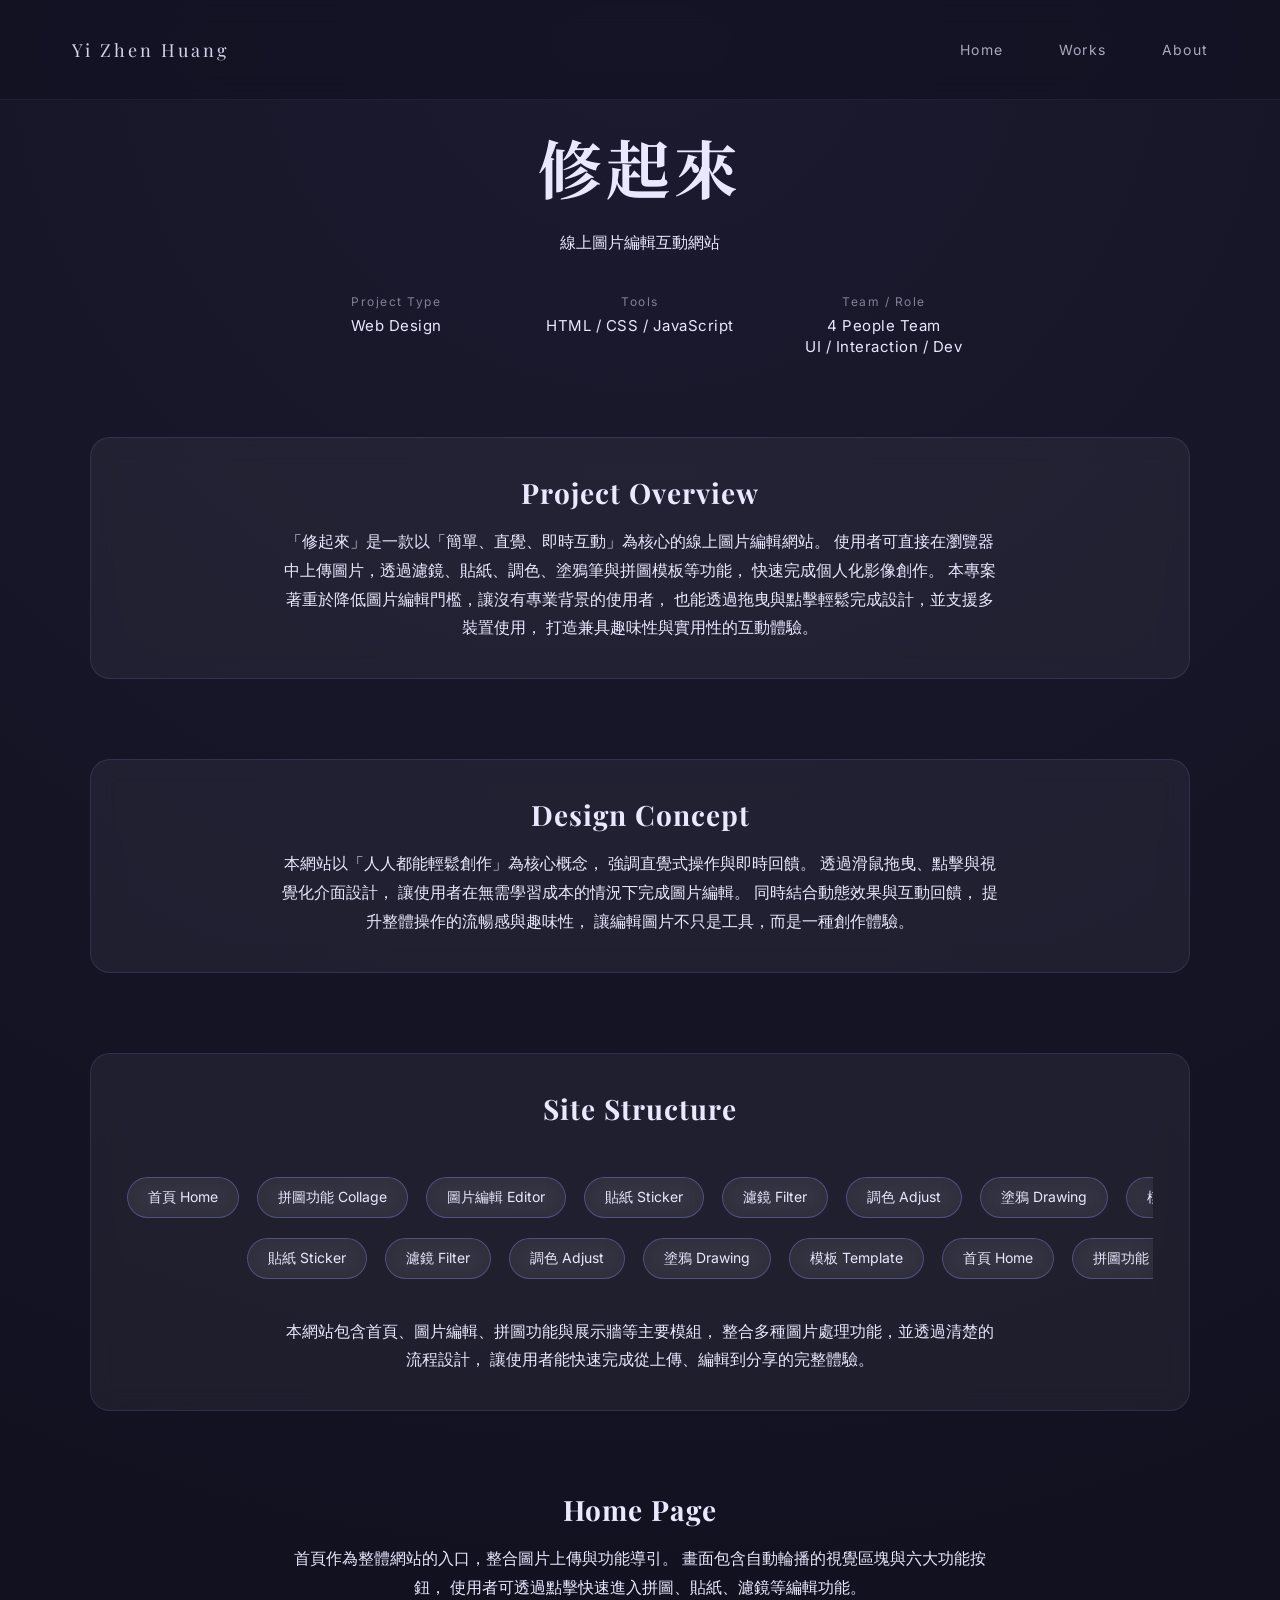
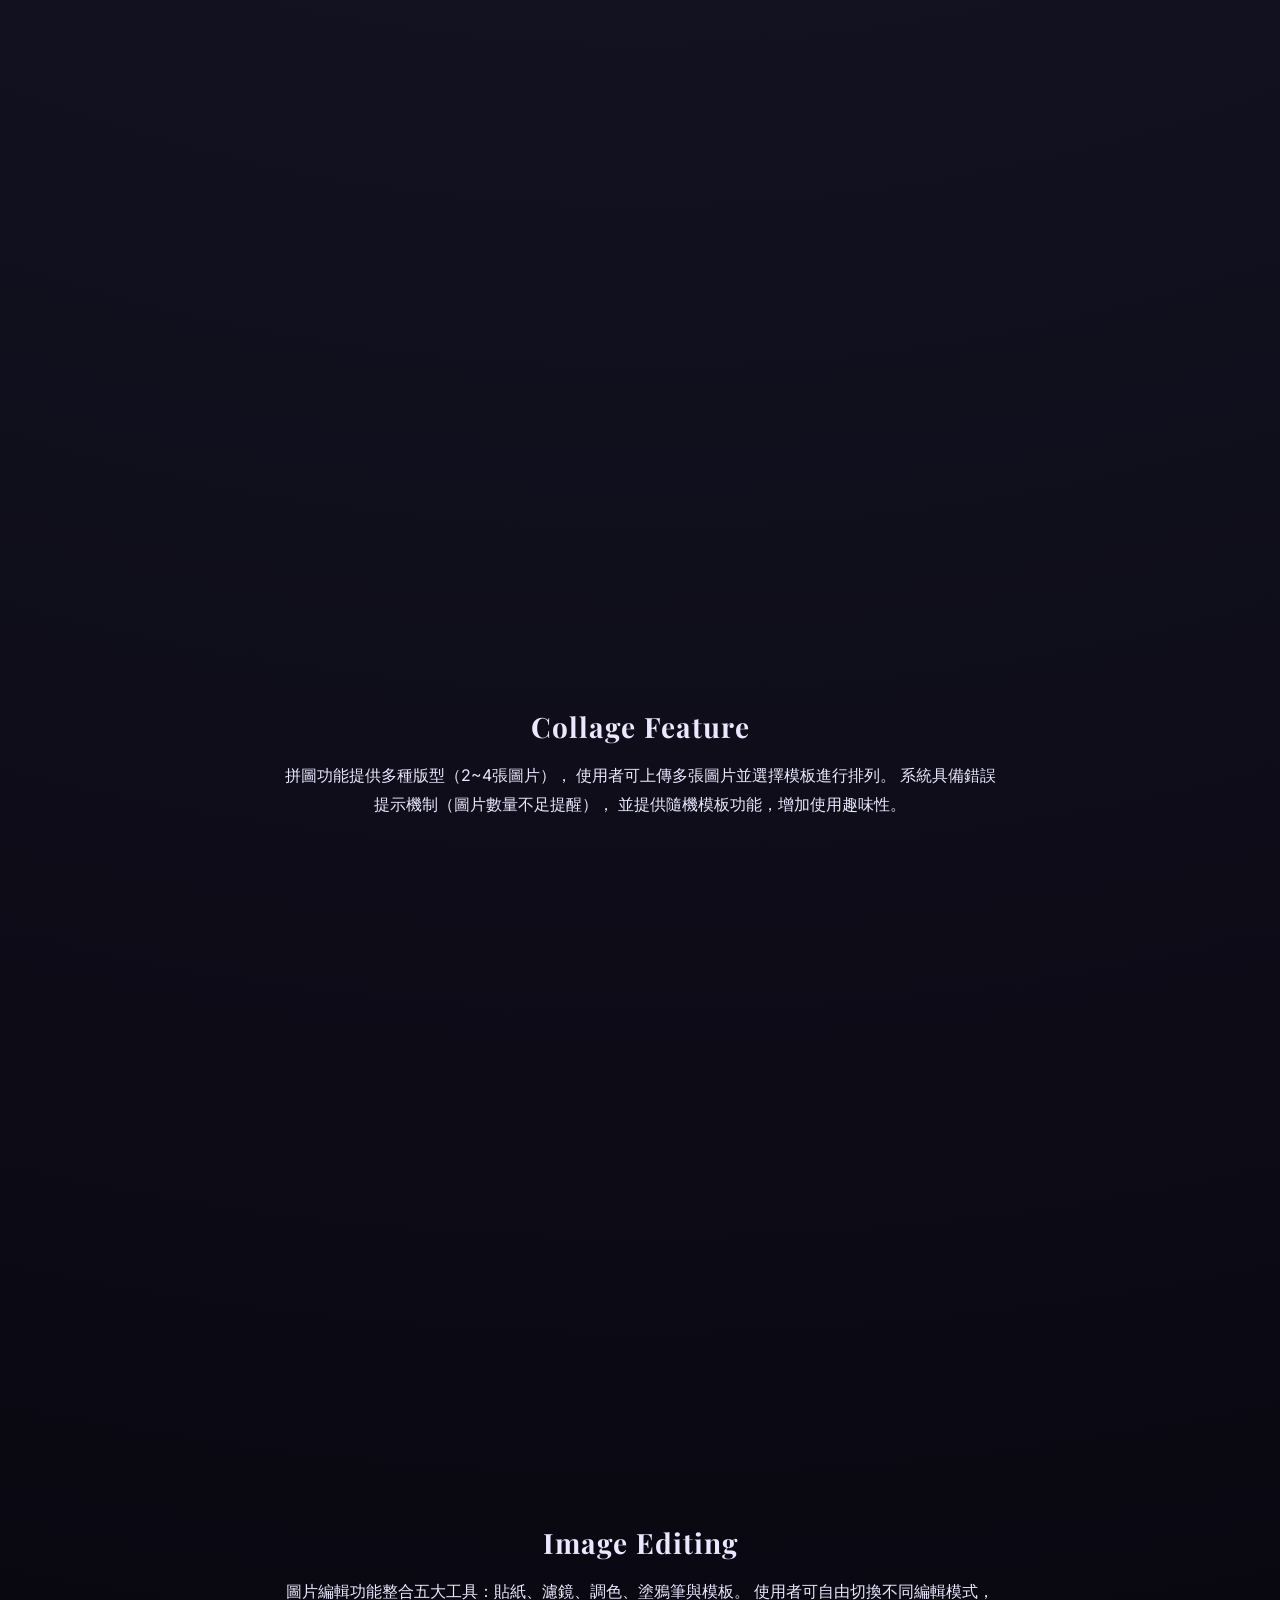
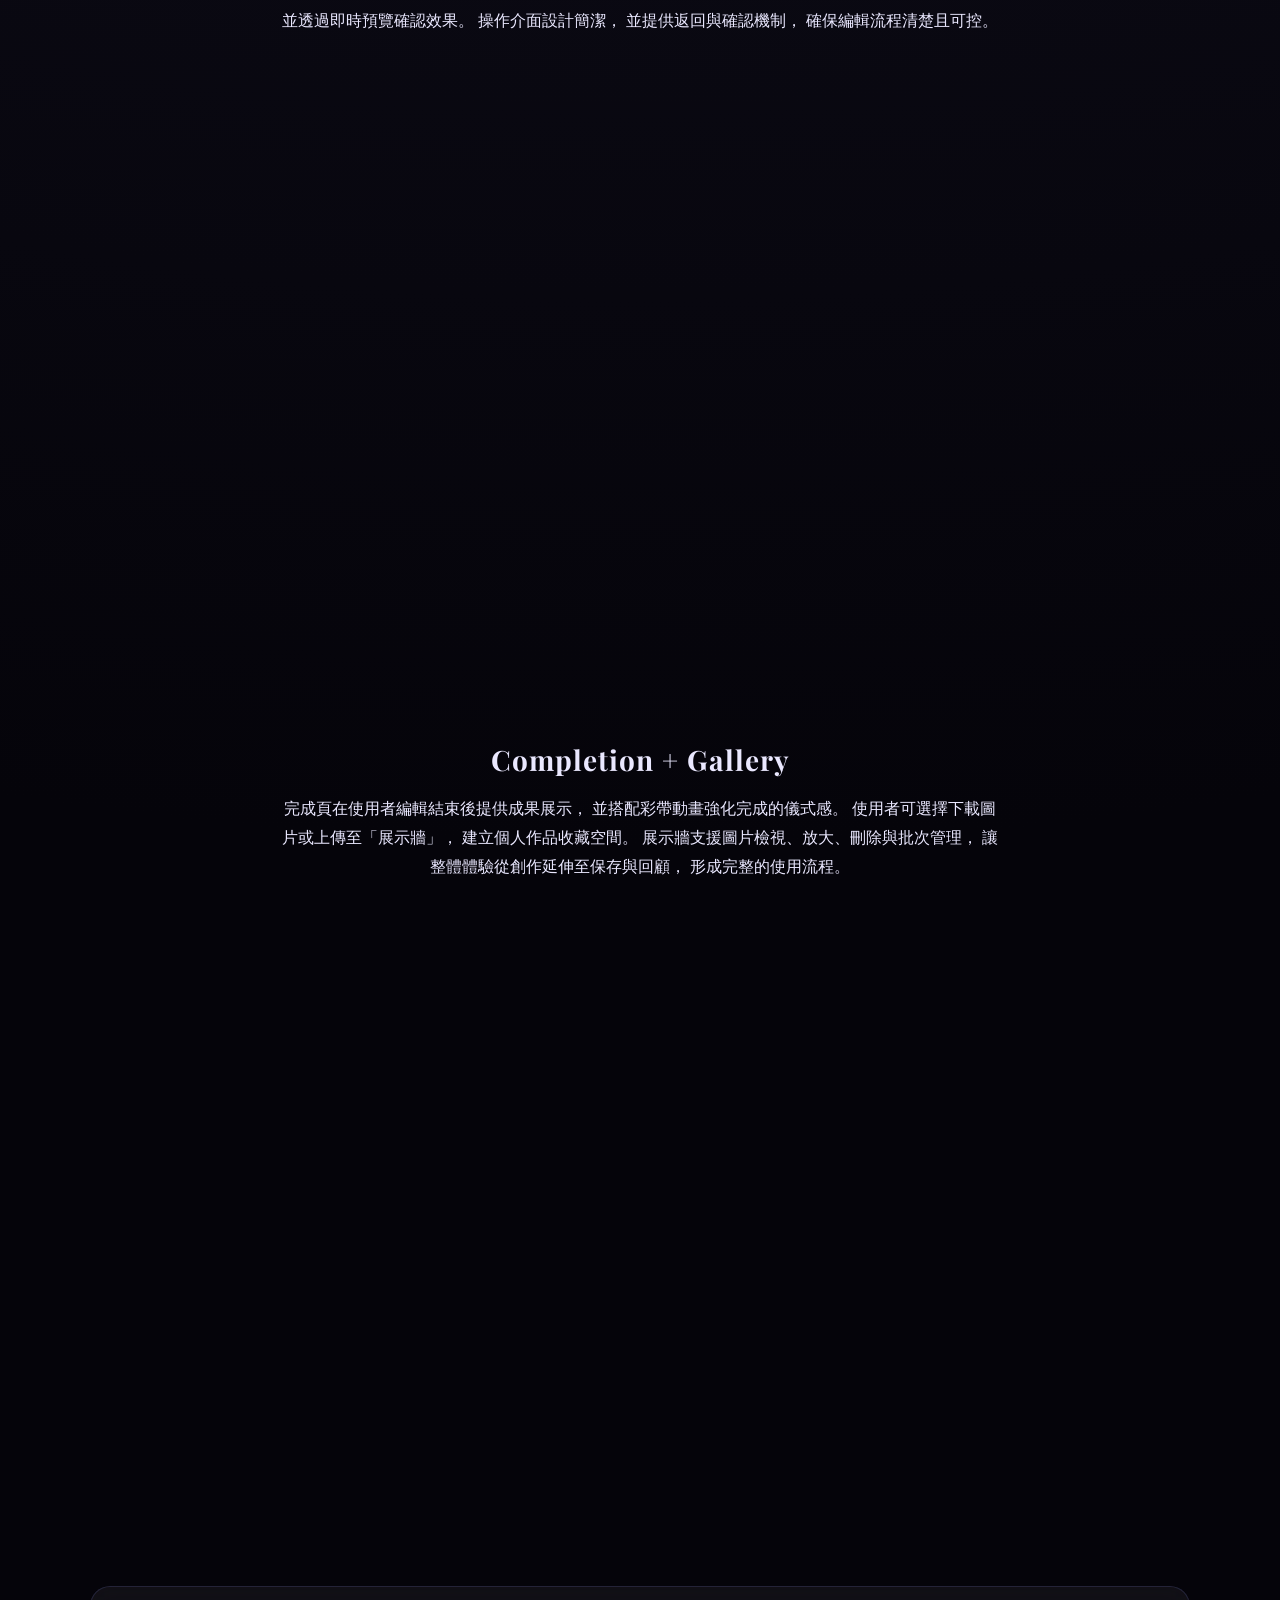
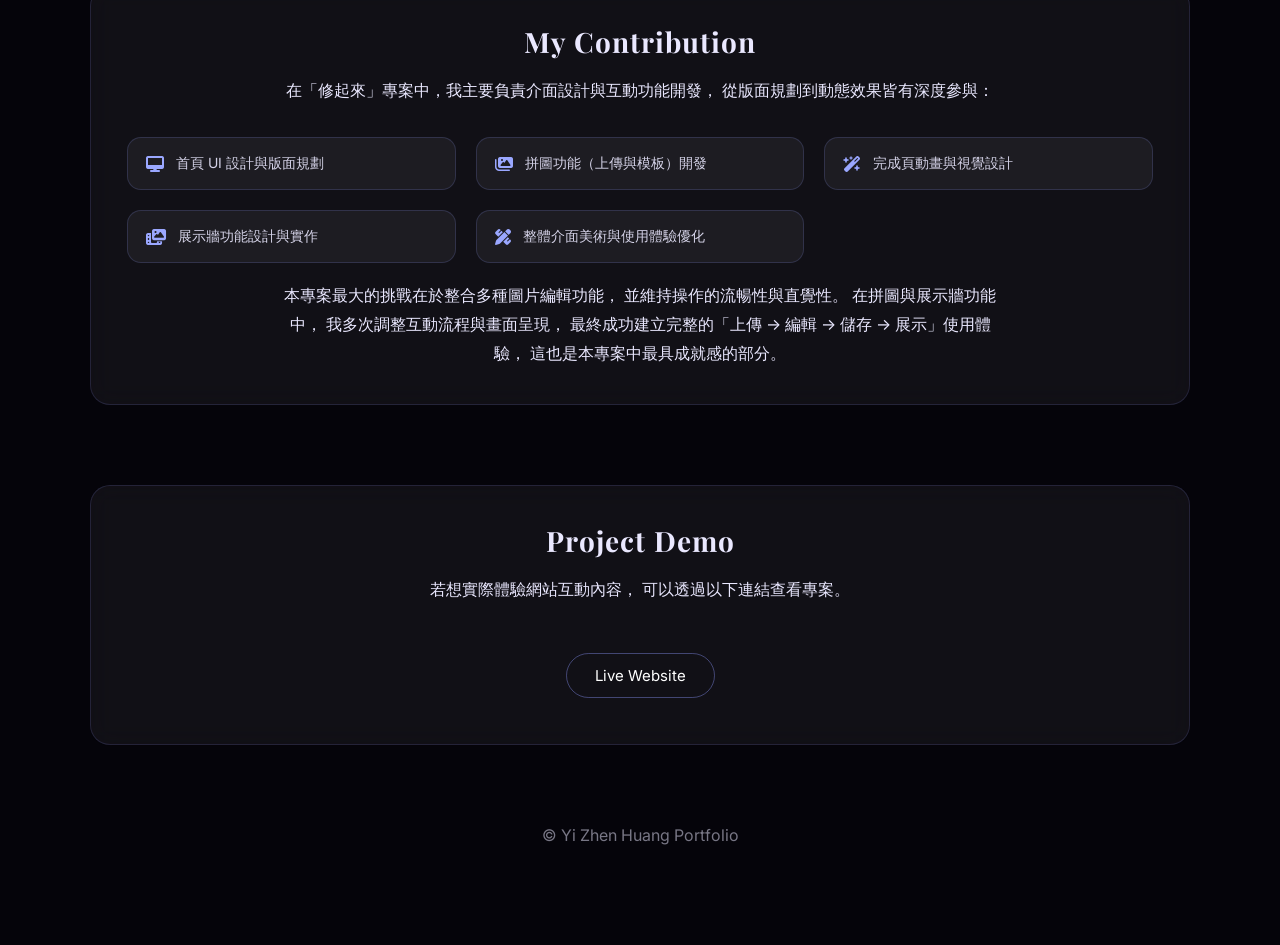
<file: image-editing/image.html>
<!DOCTYPE html>
<html lang="zh-Hant">

<head>
    <meta charset="UTF-8">
    <title>修起來 | Portfolio</title>

    <link
        href="https://fonts.googleapis.com/css2?family=Playfair+Display:wght@500;700&family=Inter:wght@300;400&family=Noto+Serif+TC:wght@400;700&display=swap"
        rel="stylesheet">
    <link rel="stylesheet" href="https://cdnjs.cloudflare.com/ajax/libs/font-awesome/6.5.1/css/all.min.css" />
    <meta name="viewport" content="width=device-width, initial-scale=1.0">
    <link rel="stylesheet" href="../workcard.css">
    <link rel="stylesheet" href="../mobile-menu.css">
    <link rel="icon" href="../logo.PNG">
    <style>
        * {
            margin: 0;
            padding: 0;
            box-sizing: border-box;
        }

        html,
        body {
            margin: 0;
            padding: 0;
            background: #05040a;
        }

        html {
            background: #05040a;
        }

        body {
            margin: 0;
            font-family: 'Inter', sans-serif;
            background: radial-gradient(circle at top, #1b1a2f, #05040a 70%);
            color: #eae8ff;
            min-height: 100vh;
            display: block;
            /* 🔥 建議先不要用 flex */
            flex-direction: column;
            overscroll-behavior: none;
            overflow-x: hidden;
        }

        /* container */

        .container {
            width: 90%;
            max-width: 1100px;
            margin: auto;
            padding-top: 120px;
            padding-bottom: 100px;
            position: relative;
            z-index: 2;
            flex: 1;
        }

        /* ===== 導覽列 ===== */
        .nav {
            height: 100px;
            padding: 0 72px;
            display: flex;
            align-items: center;
            justify-content: space-between;
            position: fixed;
            top: 0;
            width: 100%;
            z-index: 20;

            background: rgba(15, 14, 30, .45);
            backdrop-filter: blur(12px);
            border-bottom: 1px solid rgba(160, 160, 255, .08);
        }

        .logo {
            font-family: 'Playfair Display', serif;
            font-size: 18px;
            letter-spacing: 3px;
            opacity: .9;
        }

        .menu {
            display: flex;
            gap: 56px;
            list-style: none;
        }

        .menu li {
            position: relative;
            font-size: 14px;
            letter-spacing: 1.2px;
            cursor: pointer;
            opacity: .7;
            transition: .4s;
        }

        /* 修正 nav a 樣式 */
        .menu li a {
            color: inherit;
            text-decoration: none;
            display: block;
        }

        .menu li::after {
            content: '';
            position: absolute;
            left: -10%;
            bottom: -8px;
            width: 120%;
            height: 1px;
            background: linear-gradient(90deg,
                    transparent,
                    rgba(122, 162, 227, .8),
                    transparent);
            opacity: 0;
            transition: .4s;
        }

        .menu li:hover {
            opacity: 1;
        }

        .menu li:hover::after {
            opacity: 1;
        }

        h1,
        h2 {
            font-family: 'Playfair Display', serif;
            margin-bottom: 20px;
        }

        /* hero */

        .hero {
            text-align: center;
            margin-bottom: 70px;
        }

        .hero h1 {
            font-family: 'Noto Serif TC', serif;
            font-size: 64px;
            letter-spacing: 4px;
        }

        .hero p {
            opacity: .7;
            margin-top: 10px;
        }

        /* project info layout */

        .project-info {

            margin-top: 40px;

            display: flex;
            justify-content: center;
            gap: 60px;

            flex-wrap: wrap;

        }

        .project-item {

            display: flex;
            flex-direction: column;
            align-items: center;
            min-width: 180px;
            /* 🔥 關鍵：統一寬度 */
            text-align: center;
        }

        .label {

            font-size: 12px;
            letter-spacing: 1.5px;
            opacity: .5;

            margin-bottom: 6px;

        }

        .value {

            font-size: 15px;
            letter-spacing: .5px;
            text-align: center;
            line-height: 1.4;
        }

        .project-item {

            transition: .35s;

        }

        .project-item:hover {

            transform: translateY(-4px);

        }

        .project-item {
            opacity: 0;
            transform: translateY(20px);
            animation: infoFade 0.8s ease forwards;
        }

        .project-item:nth-child(1) {
            animation-delay: .4s;
        }

        .project-item:nth-child(2) {
            animation-delay: .6s;
        }

        .project-item:nth-child(3) {
            animation-delay: .8s;
        }

        @keyframes infoFade {
            to {
                opacity: 1;
                transform: translateY(0);
            }
        }

        /* glass card */

        .glass {
            background: rgba(255, 255, 255, .05);
            border: 1px solid rgba(140, 150, 255, .15);
            border-radius: 20px;
            padding: 36px;
            backdrop-filter: blur(12px);
            margin-bottom: 60px;
        }

        /* section */

        .section {
            margin: 80px 0;
            text-align: center;
        }

        .section h2 {
            font-size: 28px;
            margin-bottom: 16px;
            letter-spacing: 1px;
            opacity: 0;
            transform: translateY(20px);

            transition: all .6s ease .2s;
        }

        .section.show h2 {

            opacity: 1;
            transform: translateY(0);

        }

        .section p {
            max-width: 720px;
            margin: auto;
            line-height: 1.8;
            opacity: .85;
        }

        /* project info */

        .info {
            display: flex;
            justify-content: center;
            gap: 40px;
            flex-wrap: wrap;
            margin-top: 20px;
        }

        .info div {
            font-size: 14px;
            opacity: .85;
        }

        /* structure */

        .structure {
            display: flex;
            flex-wrap: wrap;
            gap: 12px;
            justify-content: center;
            margin-top: 20px;
        }

        .structure div {
            padding: 10px 18px;
            border-radius: 20px;
            border: 1px solid rgba(140, 150, 255, .3);
            background: rgba(255, 255, 255, .05);
        }

        /* ===== Site Structure Marquee - 升級版 ===== */

        .structure-marquee {
            overflow: hidden;
            margin-top: 30px;
        }

        .row {
            display: flex;
            gap: 18px;
            width: max-content;
            margin: 20px 0;
            position: relative;
        }

        .row1 {
            animation: marqueeRightToLeft 22s linear infinite;
        }

        .row2 {
            margin-left: 120px;
            animation: marqueeLeftToRight 26s linear infinite;
        }

        /* pill */

        .pill {
            padding: 10px 20px;
            border-radius: 22px;
            border: 1px solid rgba(140, 150, 255, .35);
            background: rgba(255, 255, 255, .05);
            backdrop-filter: blur(12px);
            white-space: nowrap;
            font-size: 14px;
            transition: .3s ease, transform .5s ease;
            animation: float 3s ease-in-out infinite alternate;
            cursor: default;
        }

        /* hover 暫停 + 發光 */

        .row1:hover,
        .row2:hover {
            animation-play-state: paused;
        }

        .pill:hover {
            box-shadow: 0 0 12px rgba(122, 162, 227, .6), 0 0 24px rgba(143, 134, 201, .45);
            transform: translateY(-4px);
        }

        /* float animation */

        @keyframes float {
            0% {
                transform: translateY(0);
            }

            100% {
                transform: translateY(-6px);
            }
        }

        /* marquee 動畫 */

        @keyframes marqueeRightToLeft {
            0% {
                transform: translateX(0);
            }

            100% {
                transform: translateX(-50%);
            }
        }

        @keyframes marqueeLeftToRight {
            0% {
                transform: translateX(-50%);
            }

            100% {
                transform: translateX(0);
            }
        }

        /* video */

        .video-card {
            margin-top: 32px;
            position: relative;
            overflow: hidden;
            z-index: 1;
            transition: transform 0.4s ease, box-shadow 0.4s ease;
        }

        .video-card:hover {
            z-index: 10;
            transform: translateY(-6px) scale(1.01);
            box-shadow: 0 20px 40px rgba(0, 0, 0, 0.3);
        }

        .video-section {
            margin-top: 60px;
            /* 👈 影片區往下推 */
        }

        .video-wrapper {
            position: relative;
            width: 100%;
            aspect-ratio: 1200 / 648;
            border-radius: 16px;
            overflow: hidden;
        }

        /* iframe 本體 */
        .video-wrapper iframe {
            width: 100%;
            height: 100%;
            border: none;

            /* hover 前效果（模擬你原本 video hover） */
            filter: grayscale(100%) brightness(0.7);
            transition: all 0.4s ease;
        }

        /* hover 時變回正常 */
        .video-card:hover .video-wrapper iframe {
            filter: grayscale(0%) brightness(1);
            transform: scale(1.03);
        }

        /* contribution grid */

        .contribution-grid {

            margin-top: 32px;

            display: grid;
            grid-template-columns: repeat(3, 1fr);

            gap: 20px;

        }

        @media (max-width:768px) {

            .contribution-grid {

                grid-template-columns: 1fr 1fr;

            }

        }

        /* card */

        .contribution-card {

            display: flex;
            align-items: center;
            gap: 12px;

            padding: 16px 18px;
            border-radius: 14px;

            background: rgba(255, 255, 255, .05);
            border: 1px solid rgba(140, 150, 255, .18);

            transition: .35s;
        }

        .contribution-card i {
            font-size: 16px;
            color: #9aa7ff;
        }

        .contribution-card span {
            font-size: 14px;
            opacity: .9;
        }

        /* hover */

        .contribution-card:hover {

            transform: translateY(-4px);

            border: 1px solid rgba(140, 150, 255, .45);

            box-shadow:
                0 0 12px rgba(122, 162, 227, .25),
                0 0 24px rgba(143, 134, 201, .15);
        }

        /* highlight */

        .contribution-card.highlight {

            border: 1px solid rgba(140, 150, 255, .4);

            background: rgba(140, 150, 255, .08);
        }

        /* demo button */

        .demo {
            text-align: center;
            margin-top: 40px;
        }

        .demo a {
            display: inline-block;
            padding: 12px 28px;
            border-radius: 24px;
            border: 1px solid rgba(140, 150, 255, .4);
            color: #fff;
            text-decoration: none;
            margin: 10px;
            transition: .3s;
        }

        .demo a:hover {
            background: rgba(140, 150, 255, .25);
        }

        /* Footer */
        .footer {
            text-align: center;
            background: transparent;
            opacity: 0.5;
        }

        /* 滾動動畫 */
        .hero h1 {
            opacity: 0;
            transform: translateY(30px);
            animation: heroTitle 1s ease forwards;
        }

        .hero p {
            opacity: 0;
            transform: translateY(30px);
            animation: heroText 1s ease forwards;
            animation-delay: .3s;
        }

        .hero .info {
            opacity: 0;
            transform: translateY(30px);
            animation: heroText 1s ease forwards;
            animation-delay: .6s;
        }

        @keyframes heroTitle {
            to {
                opacity: 1;
                transform: translateY(0);
            }
        }

        @keyframes heroText {
            to {
                opacity: 1;
                transform: translateY(0);
            }
        }

        .section {

            opacity: 0;
            transform: translateY(60px) scale(.98);

            transition:
                opacity 1s ease,
                transform 1s ease;

        }

        .section.show {

            opacity: 1;
            transform: translateY(0) scale(1);

        }

        /* =========================
   📱 Tablet（768px以下）
========================= */
        @media (max-width: 768px) {

            /* container */
            .container {
                width: 92%;
                padding-top: 90px;
                padding-bottom: 60px;
            }

            /* nav */
            .nav {
                height: 70px;
                padding: 0 20px;
            }

            .logo {
                font-size: 14px;
                letter-spacing: 2px;
            }

            .menu {
                gap: 20px;
                font-size: 12px;
            }

            /* hero */
            .hero h1 {
                font-size: 36px;
                letter-spacing: 2px;
            }

            .hero p {
                font-size: 13px;
            }

            /* project info */
            .project-info {
                gap: 20px;
            }

            /* glass */
            .glass {
                padding: 24px;
            }

            /* section */
            .section {
                margin: 50px 0;
            }

            .section h2 {
                font-size: 22px;
            }

            .section p {
                font-size: 14px;
                line-height: 1.7;
            }

            .row1 {
                animation: marqueeRightToLeft 40s linear infinite;
            }

            .row2 {
                animation: marqueeLeftToRight 50s linear infinite;
            }


            .structure-marquee {
                overflow-x: auto;
            }

            .row {
                width: max-content;
            }

            /* pill */
            .pill {
                font-size: 13px;
                padding: 8px 16px;
            }

            /* video */
            video {
                width: 100%;
                max-width: 100%;
            }

            /* contribution */
            .contribution-grid {
                grid-template-columns: 1fr;
            }

        }


        /* =========================
   📱 手機（480px以下）
========================= */
        @media (max-width: 480px) {

            /* hero */
            .hero h1 {
                font-size: 28px;
            }

            /* menu → 隱藏（避免擠） */
            .menu {
                display: none;
            }

            /* project info 改直排 */
            .project-info {
                flex-direction: column;
                gap: 14px;
            }

            .value {
                font-size: 13px;
            }

            /* pill 改更小 */
            .pill {
                font-size: 12px;
                padding: 6px 12px;
            }

            .video-section {
                padding: 40px 20px;
            }

            .video-grid {
                display: flex;
                flex-direction: column;
                gap: 24px;
            }

            .video-card {
                transform: none !important;
                /* 👈 手機取消 hover 放大 */
            }

            .video-card:hover {
                transform: none;
                box-shadow: none;
            }

        }

        @media (hover: none) {
            .video-card:hover .video-wrapper iframe {
                transform: none;
                filter: none;
            }
        }

        /* ===== 手機顯示 ===== */
        @media (max-width: 480px) {
            .hamburger {
                display: flex;
            }

            .menu {
                display: none;
            }
        }

        /* ===== 修正：讓 Live Website 按鈕回復原本的精緻樣式 ===== */
        .demo button {
            display: inline-block;
            padding: 12px 28px;
            border-radius: 24px;
            border: 1px solid rgba(140, 150, 255, .4);
            background: transparent;
            /* 清除按鈕預設灰色背景 */
            font-family: inherit;
            /* 繼承字體 */
            font-size: 15px;
            color: #fff;
            text-decoration: none;
            margin: 10px;
            cursor: pointer;
            transition: .3s;
        }

        .demo button:hover {
            background: rgba(140, 150, 255, .25);
            box-shadow: 0 0 15px rgba(140, 150, 255, 0.3);
        }

        /* ===== 燈箱背景遮罩（調整為動畫基礎設定） ===== */
        .demo-modal {
            display: flex;
            /* 固定為 flex，改用透明度與可見度來控制隱藏，動畫才會動 */
            position: fixed;
            top: 0;
            left: 0;
            width: 100vw;
            height: 100vh;
            background: rgba(5, 4, 10, 0.85);
            backdrop-filter: blur(8px);
            z-index: 2000;
            justify-content: center;
            align-items: center;

            /* 🎬 新增：預設為透明且隱藏 */
            opacity: 0;
            visibility: hidden;
            transition: opacity 0.4s ease, visibility 0.4s ease;
        }

        /* 🎬 新增：當燈箱被加入 .open 類別時，背景優雅淡入 */
        .demo-modal.open {
            opacity: 1;
            visibility: visible;
        }

        /* ===== 內容視窗架構（調整寬度 ＋ 縮放動畫） ===== */
        .modal-content {
            position: relative;

            /* 📐 這裡調整寬度：從原本的 90% 縮小到 75%（可依喜好自行調整比例） */
            width: 85%;
            /* 📐 這裡限制最大寬度：從原本的 1200px 縮短到 950px */
            max-width: 1200px;

            height: 90vh;
            /* 稍微降低一點高度，讓視覺比例更集中好看 */
            background: rgba(25, 24, 40, 0.95);
            border: 1px solid rgba(140, 150, 255, 0.3);
            border-radius: 16px;
            overflow: hidden;
            display: flex;
            flex-direction: column;
            box-shadow: 0 25px 50px -12px rgba(0, 0, 0, 0.6);

            transform: scale(0.85) translateY(30px);
            transition: transform 0.4s cubic-bezier(0.16, 1, 0.3, 1);
        }

        .demo-modal.open .modal-content {
            transform: scale(1) translateY(0);
        }

        /* 新增：上方按鈕列容器 */
        .modal-header {
            display: flex;
            justify-content: space-between;
            align-items: center;
            background: rgba(15, 14, 30, 0.9);
            border-bottom: 1px solid rgba(140, 150, 255, 0.15);
            padding: 12px 24px;
        }

        /* 按鈕共通基礎樣式 */
        .modal-close-btn,
        .modal-visit-btn {
            background: rgba(255, 255, 255, 0.04);
            color: #eae8ff;
            border: 1px solid rgba(140, 150, 255, 0.2);
            padding: 8px 18px;
            font-size: 14px;
            border-radius: 20px;
            cursor: pointer;
            text-decoration: none;
            transition: 0.3s;
            display: flex;
            align-items: center;
            gap: 8px;
            font-family: 'Inter', sans-serif;
        }

        /* 新增：前往新分頁按鈕 Hover 效果 */
        .modal-visit-btn:hover {
            background: rgba(140, 150, 255, 0.25);
            border-color: rgba(140, 150, 255, 0.6);
            color: #fff;
        }

        /* 關閉按鈕 Hover 效果 */
        .modal-close-btn:hover {
            background: rgba(255, 100, 100, 0.2);
            border-color: rgba(255, 100, 100, 0.4);
            color: #ff9aa2;
        }

        /* 內嵌網頁本體 */
        #demoFrame {
            width: 100%;
            height: 100%;
            background: #05040a;
            /* 改為深色，防載入前閃白光 */
        }
    </style>
</head>

<body>
    <div id="worksOverlay">
        <div class="works-panel">
            <button class="close-btn">✕</button>

            <h2 class="works-title">WORKS</h2>

            <div class="category-filters">
                <button class="filter-btn active" data-filter="all">All</button>
                <button class="filter-btn" data-filter="uiux">UI / UX</button>
                <button class="filter-btn" data-filter="web">Web Development</button>
                <button class="filter-btn" data-filter="app">App Design</button>
                <button class="filter-btn" data-filter="illustration">Illustration</button>
            </div>

            <button class="nav-btn left">‹</button>
            <button class="nav-btn right">›</button>

            <div class="carousel">
                <div class="cards">

                    <div class="work-card" data-category="web">
                        <div class="card-media">
                            <img src="../card/card1.png" class="card-logo">
                            <video class="card-video" muted loop playsinline>
                                <source src="../card/card1.mp4" type="video/mp4">
                            </video>
                        </div>
                        <span class="project-tag">WEB DEVELOPMENT</span>
                        <h3>海好有你</h3>
                        <div class="tools">
                            <div class="tool">
                                <img src="../icon/vs.JPG" alt="">
                                <span>Visual Studio Code</span>
                            </div>
                        </div>
                        <p>SDGs14 海洋保育互動網站，透過資訊與互動設計讓使用者理解海洋污染議題，並鼓勵參與環境行動。</p>
                        <a href="../ocean/ocean.html"><button>View Project</button></a>
                    </div>

                    <div class="work-card" data-category="web">
                        <div class="card-media">
                            <img src="../card/card-image.png" class="card-logo">
                            <video class="card-video" muted loop playsinline>
                                <source src="../card/card-image.mp4" type="video/mp4">
                            </video>
                        </div>
                        <span class="project-tag">WEB DEVELOPMENT</span>
                        <h3>修起來</h3>
                        <div class="tools">
                            <div class="tool">
                                <img src="../icon/vs.JPG" alt="">
                                <span>Visual Studio Code</span>
                            </div>
                        </div>
                        <p>線上圖片編輯網站，整合濾鏡、貼紙、拼圖與塗鴉等功能，讓使用者透過直覺操作快速完成個人化影像創作。</p>
                        <a href="./image.html"><button>View Project</button></a>
                    </div>
                    <div class="work-card" data-category="web">
                        <div class="card-media">
                            <img src="../card/card-umbrella.png" class="card-logo">
                            <video class="card-video" muted loop playsinline>
                                <source src="../card/card-umbrella.mp4" type="video/mp4">
                            </video>
                        </div>
                        <span class="project-tag">WEB & INTERACTIVE</span>
                        <h3>借過一場雨</h3>
                        <div class="tools">
                            <div class="tool">
                                <img src="../icon/vs.JPG" alt="VS Code">
                                <span>Visual Studio Code</span>
                            </div>
                        </div>
                        <p>以雨傘作為互動媒介的網頁與互動投影作品，讓使用者透過雨傘閱讀他人的心情與故事，也能留下自己的故事。</p>
                        <a href="../umbrella/umbrella.html"><button>View Project</button></a>
                    </div>
                    <div class="work-card" data-category="app">
                        <div class="card-media">
                            <img src="../card/card2.png" class="card-logo">
                            <video class="card-video" muted loop playsinline>
                                <source src="../card/card2.mp4" type="video/mp4">
                            </video>
                        </div>
                        <span class="project-tag">APP DESIGN</span>
                        <h3>咖啡廳點餐 App</h3>
                        <div class="tools">
                            <div class="tool">
                                <img src="../icon/androidstudio.JPG" alt="">
                                <span>Android Studio</span>
                            </div>
                        </div>
                        <p>以 Android Studio 開發的行動點餐應用程式，提供咖啡與甜點搜尋、加入購物車與結帳流程。</p>
                        <a href="../coffee/coffee.html"><button>View Project</button></a>
                    </div>

                    <div class="work-card" data-category="uiux">
                        <div class="card-media">
                            <img src="../card/card3.png" class="card-logo">
                            <video class="card-video" muted loop playsinline>
                                <source src="../card/card3.mp4" type="video/mp4">
                            </video>
                        </div>
                        <span class="project-tag">UI / UX DESIGN</span>
                        <h3>Invisible Mask</h3>
                        <div class="tools">
                            <div class="tool">
                                <img src="../icon/figma.PNG" alt="">
                                <span>Figma</span>
                            </div>
                        </div>
                        <p>是一款以 Figma 設計的美妝 App，結合 AI 臉部分析與 AR 試妝，打造快速且個人化的妝容體驗。</p>
                        <a href="../mask/mask.html"><button>View Project</button></a>
                    </div>

                    <div class="work-card" data-category="uiux">
                        <div class="card-media">
                            <img src="../card/card_familymart.png" class="card-logo">
                            <video class="card-video" muted loop playsinline>
                                <source src="../card/card_familymart.mp4" type="video/mp4">
                            </video>
                        </div>
                        <span class="project-tag">UI / UX DESIGN</span>
                        <h3>FamilyMart App Redesign</h3>
                        <div class="tools">
                            <div class="tool">
                                <img src="../icon/figma.PNG" alt="">
                                <span>Figma</span>
                            </div>
                        </div>
                        <p>針對全家 App 進行 UI/UX 改版，聚焦高頻使用情境，優化操作流程與資訊架構，提升結帳效率與使用體驗。</p>
                        <a href="../familymart/family.html"><button>View Project</button></a>
                    </div>

                    <div class="work-card image-slider-card" data-category="illustration">
                        <div class="card-media">
                            <div class="slider">
                                <div class="track">
                                    <img src="../card/card4.PNG" class="slide active">
                                    <img src="../draw/spring-bg.PNG" class="slide">
                                    <img src="../draw/summer-bg.PNG" class="slide">
                                    <img src="../draw/autumn-bg.PNG" class="slide">
                                    <img src="../draw/winter-bg.PNG" class="slide">
                                    <img src="../draw/space-bg.PNG" class="slide">
                                </div>
                            </div>
                        </div>
                        <span class="project-tag">ILLUSTRATION</span>
                        <h3>小熊歷險記</h3>
                        <div class="tools">
                            <div class="tool">
                                <img src="../icon/procreate.JPG" alt="">
                                <span>Procreate</span>
                            </div>
                            <div class="tool">
                                <img src="../icon/ppt.JPG" alt="">
                                <span>PowerPoint</span>
                            </div>
                        </div>
                        <p>童話風卡牌互動遊戲，透過插畫敘事與四季場景變化，呈現角色的成長歷程與情感體驗。</p>
                        <a href="../draw/draw.html"><button>View Project</button></a>
                    </div>
                    <!-- 第 7 張卡片：透明的我，也有顏色 -->
                    <div class="work-card image-slider-card" data-category="illustration">
                        <div class="card-media">
                            <div class="slider">
                                <div class="track">
                                    <img src="../card/card_book.JPG" class="slide active">
                                    <img src="../book/page-01.JPG" class="slide">
                                    <img src="../book/page-02.JPG" class="slide">
                                    <img src="../book/page-05.JPG" class="slide">
                                    <img src="../book/page-13.JPG" class="slide">
                                </div>
                            </div>
                        </div>
                        <span class="project-tag">ILLUSTRATION</span>
                        <h3>透明的我，也有顏色</h3>
                        <div class="tools">
                            <div class="tool">
                                <img src="../icon/procreate.JPG" alt="">
                                <span>Procreate</span>
                            </div>
                            <div class="tool">
                                <img src="../icon/id.jpg" alt="">
                                <span>Adobe InDesign</span>
                            </div>
                        </div>
                        <p>以「顏色」作為個性與自我認同象徵的繪本，講述主角小透明從羨羨他人到尋找到自我顏色的故事。</p>
                        <a href="../book/book.html"><button>View Project</button></a>
                    </div>
                </div>
            </div>

            <div class="carousel-dots"></div>
        </div>
    </div>

    <nav class="nav">
        <div class="logo">Yi Zhen Huang</div>
        <ul class="menu">
            <li><a href="../index.html">Home</a></li>
            <li>Works</li>
            <li><a href="../about/about.html">About</a></li>
        </ul>
        <!-- hamburger -->
        <div class="hamburger" id="hamburger">
            <span></span>
            <span></span>
            <span></span>
        </div>
    </nav>
    <!-- mobile menu -->
    <div class="mobile-menu" id="mobileMenu">
        <a href="../index.html">Home</a>
        <a href="#" id="mobileWorksBtn">Works</a>
        <a href="../about/about.html">About</a>
    </div>

    <div class="container">

        <!-- Hero -->

        <div class="hero">
            <h1>修起來</h1>
            <p>線上圖片編輯互動網站</p>

            <div class="project-info">

                <div class="project-item">
                    <span class="label">Project Type</span>
                    <span class="value">Web Design</span>
                </div>

                <div class="project-item">
                    <span class="label">Tools</span>
                    <span class="value">HTML / CSS / JavaScript</span>
                </div>

                <div class="project-item">
                    <span class="label">Team / Role</span>
                    <span class="value">4 People Team<br>UI / Interaction / Dev</span>
                </div>

            </div>

            <!-- Overview -->

            <div class="glass section">

                <h2>Project Overview</h2>

                <p>
                    「修起來」是一款以「簡單、直覺、即時互動」為核心的線上圖片編輯網站。
                    使用者可直接在瀏覽器中上傳圖片，透過濾鏡、貼紙、調色、塗鴉筆與拼圖模板等功能，
                    快速完成個人化影像創作。

                    本專案著重於降低圖片編輯門檻，讓沒有專業背景的使用者，
                    也能透過拖曳與點擊輕鬆完成設計，並支援多裝置使用，
                    打造兼具趣味性與實用性的互動體驗。
                </p>

            </div>

            <!-- Concept -->

            <div class="glass section">

                <h2>Design Concept</h2>

                <p>
                    本網站以「人人都能輕鬆創作」為核心概念，
                    強調直覺式操作與即時回饋。

                    透過滑鼠拖曳、點擊與視覺化介面設計，
                    讓使用者在無需學習成本的情況下完成圖片編輯。
                    同時結合動態效果與互動回饋，
                    提升整體操作的流暢感與趣味性，
                    讓編輯圖片不只是工具，而是一種創作體驗。
                </p>


            </div>

            <!-- Structure -->

            <div class="glass section">

                <h2>Site Structure</h2>

                <div class="structure-marquee">

                    <div class="row row1">
                        <div class="pill">首頁 Home</div>
                        <div class="pill">拼圖功能 Collage</div>
                        <div class="pill">圖片編輯 Editor</div>
                        <div class="pill">貼紙 Sticker</div>
                        <div class="pill">濾鏡 Filter</div>
                        <div class="pill">調色 Adjust</div>
                        <div class="pill">塗鴉 Drawing</div>
                        <div class="pill">模板 Template</div>
                        <div class="pill">完成頁 Result</div>
                        <div class="pill">展示牆 Gallery</div>

                        <!-- duplicate -->
                        <div class="pill">首頁 Home</div>
                        <div class="pill">拼圖功能 Collage</div>
                        <div class="pill">圖片編輯 Editor</div>
                        <div class="pill">貼紙 Sticker</div>
                        <div class="pill">濾鏡 Filter</div>
                        <div class="pill">調色 Adjust</div>
                        <div class="pill">塗鴉 Drawing</div>
                        <div class="pill">模板 Template</div>
                        <div class="pill">完成頁 Result</div>
                        <div class="pill">展示牆 Gallery</div>
                    </div>

                    <div class="row row2">
                        <div class="pill">貼紙 Sticker</div>
                        <div class="pill">濾鏡 Filter</div>
                        <div class="pill">調色 Adjust</div>
                        <div class="pill">塗鴉 Drawing</div>
                        <div class="pill">模板 Template</div>
                        <div class="pill">首頁 Home</div>
                        <div class="pill">拼圖功能 Collage</div>
                        <div class="pill">圖片編輯 Editor</div>
                        <div class="pill">完成頁 Result</div>
                        <div class="pill">展示牆 Gallery</div>

                        <!-- duplicate -->
                        <div class="pill">貼紙 Sticker</div>
                        <div class="pill">濾鏡 Filter</div>
                        <div class="pill">調色 Adjust</div>
                        <div class="pill">塗鴉 Drawing</div>
                        <div class="pill">模板 Template</div>
                        <div class="pill">首頁 Home</div>
                        <div class="pill">拼圖功能 Collage</div>
                        <div class="pill">圖片編輯 Editor</div>
                        <div class="pill">完成頁 Result</div>
                        <div class="pill">展示牆 Gallery</div>
                    </div>

                </div>



                <p style="margin-top:18px;">
                    本網站包含首頁、圖片編輯、拼圖功能與展示牆等主要模組，
                    整合多種圖片處理功能，並透過清楚的流程設計，
                    讓使用者能快速完成從上傳、編輯到分享的完整體驗。
                </p>


            </div>

            <!-- Home -->

            <div class="section">

                <h2>Home Page</h2>

                <p>
                    首頁作為整體網站的入口，整合圖片上傳與功能導引。
                    畫面包含自動輪播的視覺區塊與六大功能按鈕，
                    使用者可透過點擊快速進入拼圖、貼紙、濾鏡等編輯功能。
                </p>

                <div class="video-card">
                    <div class="video-wrapper">
                        <iframe src="https://www.youtube.com/embed/9hICmKC3LNw" frameborder="0"
                            allow="accelerometer; autoplay; clipboard-write; encrypted-media; gyroscope; picture-in-picture; web-share"
                            allowfullscreen>
                        </iframe>
                    </div>
                </div>

            </div>

            <!-- 拼圖功能 -->

            <div class="section">

                <h2>Collage Feature</h2>
                <p>
                    拼圖功能提供多種版型（2~4張圖片），
                    使用者可上傳多張圖片並選擇模板進行排列。
                    系統具備錯誤提示機制（圖片數量不足提醒），
                    並提供隨機模板功能，增加使用趣味性。
                </p>

                <div class="video-card">
                    <div class="video-wrapper">
                        <iframe src="https://www.youtube.com/embed/qSlSVXJexXM" frameborder="0"
                            allow="accelerometer; autoplay; clipboard-write; encrypted-media; gyroscope; picture-in-picture; web-share"
                            allowfullscreen>
                        </iframe>
                    </div>
                </div>

            </div>

            <!-- 圖片編輯 -->

            <div class="section">

                <h2>Image Editing</h2>
                <p>
                    圖片編輯功能整合五大工具：貼紙、濾鏡、調色、塗鴉筆與模板。

                    使用者可自由切換不同編輯模式，
                    並透過即時預覽確認效果。
                    操作介面設計簡潔，
                    並提供返回與確認機制，
                    確保編輯流程清楚且可控。
                </p>

                <div class="video-card">
                    <div class="video-wrapper">
                        <iframe src="https://www.youtube.com/embed/bMBr-hskWQA" frameborder="0"
                            allow="accelerometer; autoplay; clipboard-write; encrypted-media; gyroscope; picture-in-picture; web-share"
                            allowfullscreen>
                        </iframe>
                    </div>
                </div>

            </div>

            <!-- 完成頁+展示牆 -->

            <div class="section">

                <h2>Completion + Gallery</h2>

                <p>
                    完成頁在使用者編輯結束後提供成果展示，
                    並搭配彩帶動畫強化完成的儀式感。

                    使用者可選擇下載圖片或上傳至「展示牆」，
                    建立個人作品收藏空間。
                    展示牆支援圖片檢視、放大、刪除與批次管理，
                    讓整體體驗從創作延伸至保存與回顧，
                    形成完整的使用流程。
                </p>


                <div class="video-card">
                    <div class="video-wrapper">
                        <iframe src="https://www.youtube.com/embed/Xj6HLLdcBsc" frameborder="0"
                            allow="accelerometer; autoplay; clipboard-write; encrypted-media; gyroscope; picture-in-picture; web-share"
                            allowfullscreen></iframe>
                    </div>
                </div>

            </div>

            <!-- My Contribution -->
            <div class="glass section">
                <h2>My Contribution</h2>
                <p>
                    在「修起來」專案中，我主要負責介面設計與互動功能開發，
                    從版面規劃到動態效果皆有深度參與：
                </p>


                <div class="contribution-grid">

                    <div class="contribution-card">
                        <i class="fa-solid fa-desktop"></i>
                        <span>首頁 UI 設計與版面規劃</span>
                    </div>

                    <div class="contribution-card">
                        <i class="fa-solid fa-images"></i>
                        <span>拼圖功能（上傳與模板）開發</span>
                    </div>

                    <div class="contribution-card">
                        <i class="fa-solid fa-wand-magic-sparkles"></i>
                        <span>完成頁動畫與視覺設計</span>
                    </div>

                    <div class="contribution-card">
                        <i class="fa-solid fa-photo-film"></i>
                        <span>展示牆功能設計與實作</span>
                    </div>

                    <div class="contribution-card">
                        <i class="fa-solid fa-pen-ruler"></i>
                        <span>整體介面美術與使用體驗優化</span>
                    </div>

                </div>

                <p style="margin-top: 18px;">
                    本專案最大的挑戰在於整合多種圖片編輯功能，
                    並維持操作的流暢性與直覺性。

                    在拼圖與展示牆功能中，
                    我多次調整互動流程與畫面呈現，
                    最終成功建立完整的「上傳 → 編輯 → 儲存 → 展示」使用體驗，
                    這也是本專案中最具成就感的部分。
                </p>

            </div>
            <!-- Demo -->
            <div class="glass section">

                <h2>Project Demo</h2>

                <p>
                    若想實際體驗網站互動內容，
                    可以透過以下連結查看專案。
                </p>

                <div class="demo">
                    <button id="openDemoBtn" style="cursor: pointer;">Live Website</button>
                </div>

            </div>

        </div> <!-- 這裡關閉了原本的 .hero -->

        <!-- Footer -->
        <section class="footer">
            <p>© Yi Zhen Huang Portfolio</p>
        </section>

    </div> <!-- ✨【關鍵修正】在這裡補上一個 </div>，徹底把 .container 關閉！ -->

    <!-- 🚀 這樣燈箱就完全獨立在最外層了，z-index: 2000 就會成功壓過導覽列！ -->
    <div id="demoModal" class="demo-modal">
        <div class="modal-content">
            <div class="modal-header">
                <a href="https://yzzzz1205.github.io/image-editing/" target="_blank" class="modal-visit-btn">
                    <i class="fa-solid fa-arrow-up-right-from-square"></i> 前往完整網頁
                </a>
                <button class="modal-close-btn">✕ 關閉預覽</button>
            </div>
            <iframe id="demoFrame" src="" frameborder="0"></iframe>
        </div>
    </div>

    <script src="../workcard.js"></script>
    <script>
        /* ============================= */
        /* video hover autoplay */
        /* ============================= */

        const videos = document.querySelectorAll("video");

        videos.forEach(video => {

            video.addEventListener("mouseenter", () => {
                video.play();
            });

            video.addEventListener("mouseleave", () => {
                video.pause();
                video.currentTime = 0;
            });

        });

        /* ============================= */
        /* Scroll Reveal */
        /* ============================= */

        const sections = document.querySelectorAll(".section");

        const observer = new IntersectionObserver(entries => {

            entries.forEach(entry => {

                if (entry.isIntersecting) {
                    entry.target.classList.add("show");
                }

            });

        }, {
            threshold: 0.2
        });

        sections.forEach(section => {
            observer.observe(section);
        });
        /* ============================= */
        /* Hamburger Menu */
        /* ============================= */

        const hamburger = document.getElementById("hamburger");
        const mobileMenu = document.getElementById("mobileMenu");

        hamburger.addEventListener("click", () => {

            hamburger.classList.toggle("active");
            mobileMenu.classList.toggle("show");

        });
        /* 點選選單自動關閉（手機體驗更好） */
        document.querySelectorAll(".menu li").forEach(item => {
            item.addEventListener("click", () => {
                hamburger.classList.remove("active");
                mobileMenu.classList.remove("show"); // 🔥 正確
            });
        });
        /* ============================= */
        /* Project Demo Modal 控制（動畫版） */
        /* ============================= */

        const openDemoBtn = document.getElementById("openDemoBtn");
        const demoModal = document.getElementById("demoModal");
        const demoFrame = document.getElementById("demoFrame");
        const closeDemoBtn = document.querySelector(".modal-close-btn");

        // 開啟預覽視窗
        openDemoBtn.addEventListener("click", (e) => {
            e.preventDefault();
            // 點擊時才載入網址
            demoFrame.src = "https://yzzzz1205.github.io/image-editing/";

            // 🎬 改用 classList.add 觸發 CSS 淡入與放大動畫
            demoModal.classList.add("open");

            // 鎖定主頁面滾動
            document.body.style.overflow = "hidden";
        });

        // 封裝關閉視窗的函式
        function closeModal() {
            // 🎬 改用 classList.remove 觸發縮小與淡出動畫
            demoModal.classList.remove("open");

            // ⚠️ 關鍵：延遲 400 毫秒（等動畫播完）再清空 src，畫面才不會在關閉時瞬間變黑
            setTimeout(() => {
                // 安全檢查：確保使用者沒有在 0.4 秒內又點開它
                if (!demoModal.classList.contains("open")) {
                    demoFrame.src = "";
                }
            }, 400);

            // 恢復主頁面滾動
            document.body.style.overflow = "";
        }

        // 點擊「關閉預覽」按鈕
        closeDemoBtn.addEventListener("click", closeModal);

        // 點擊黑背景遮罩空白處也可以關閉
        demoModal.addEventListener("click", (e) => {
            if (e.target === demoModal) {
                closeModal();
            }
        });
    </script>

</body>

</html>
</file>
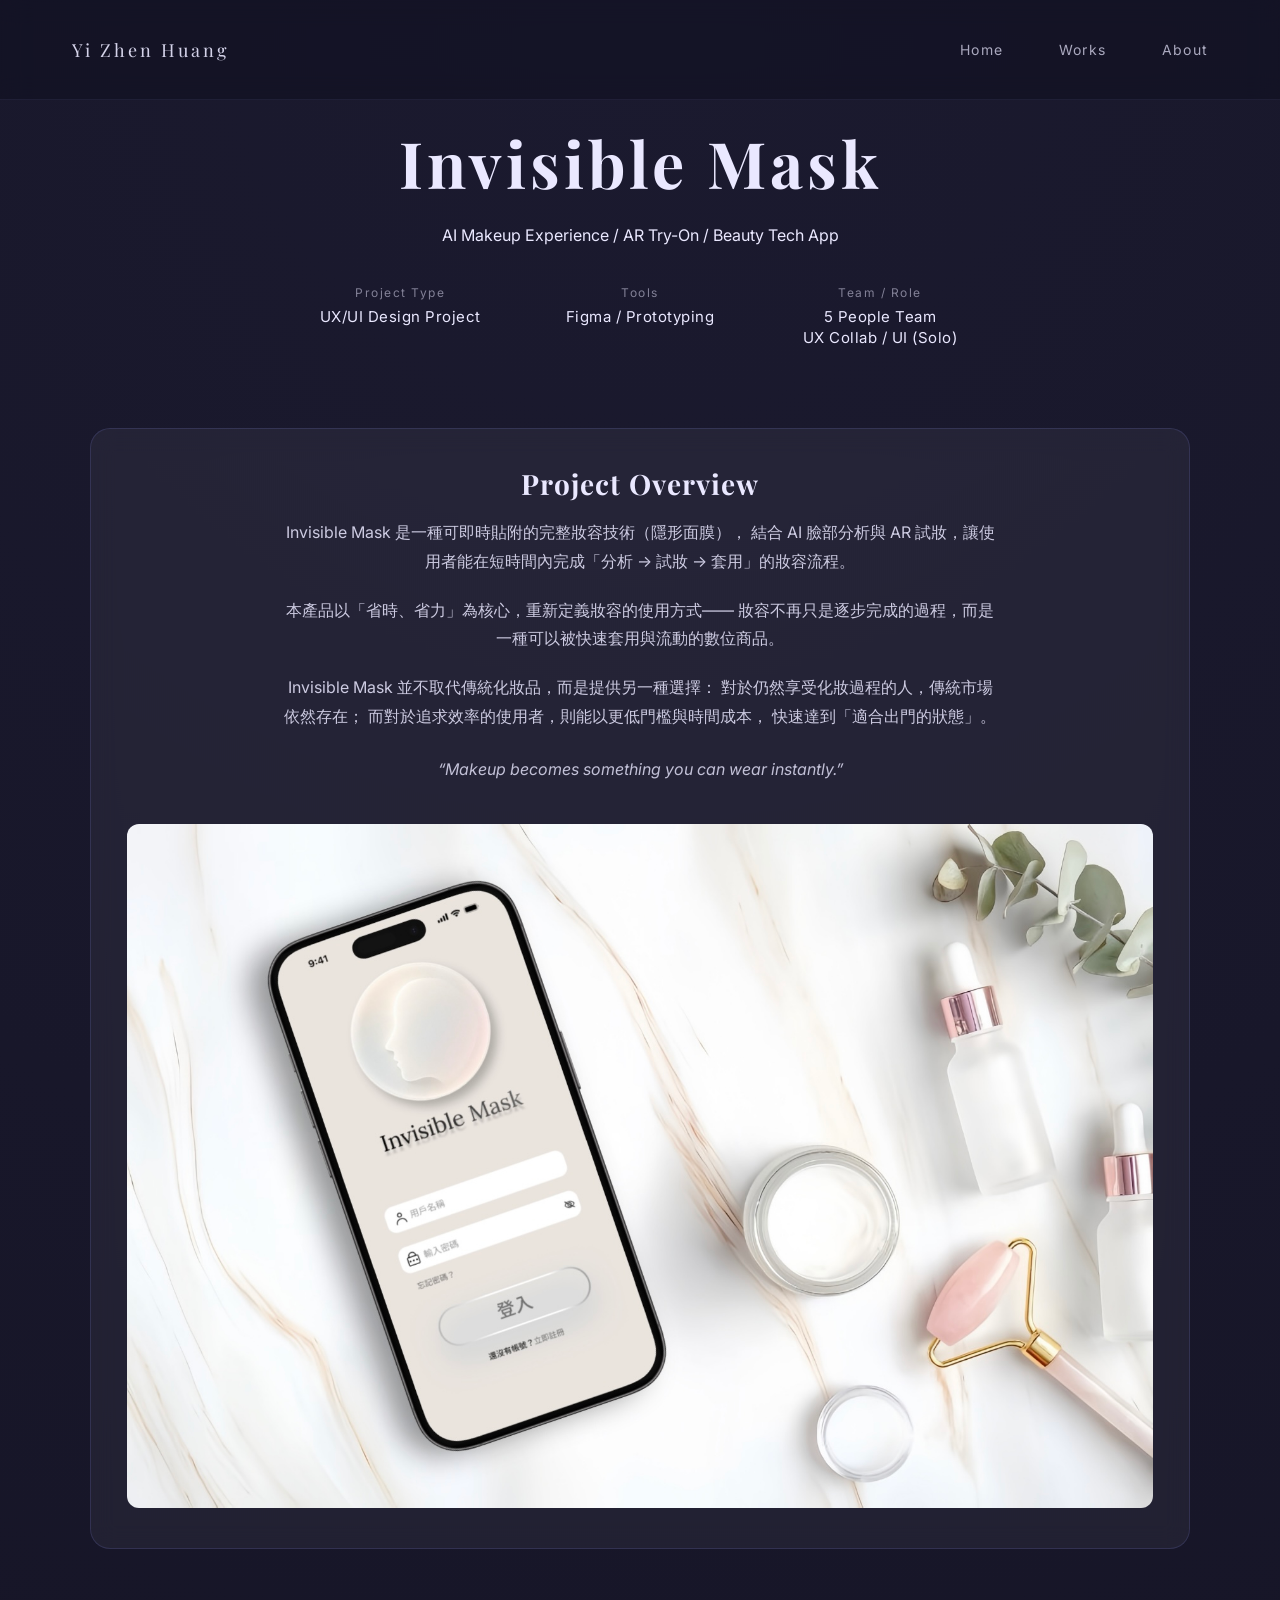
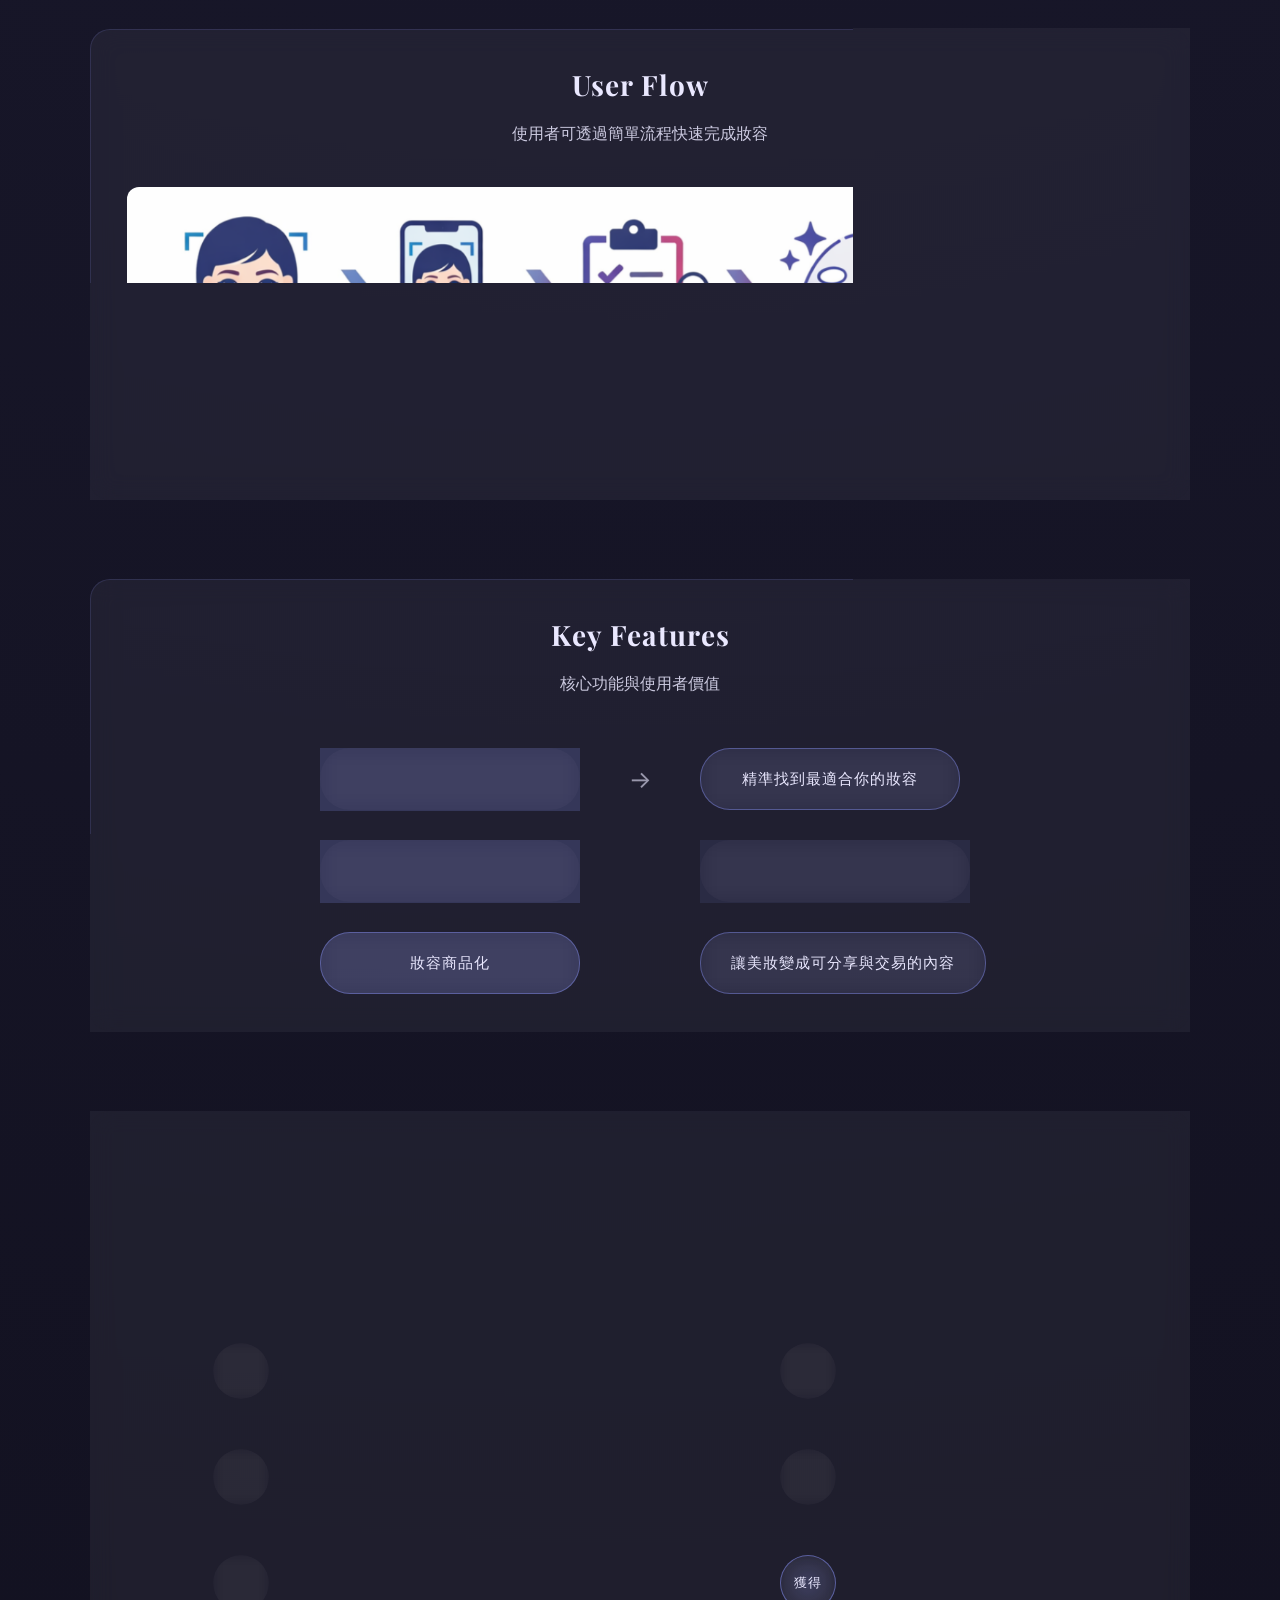
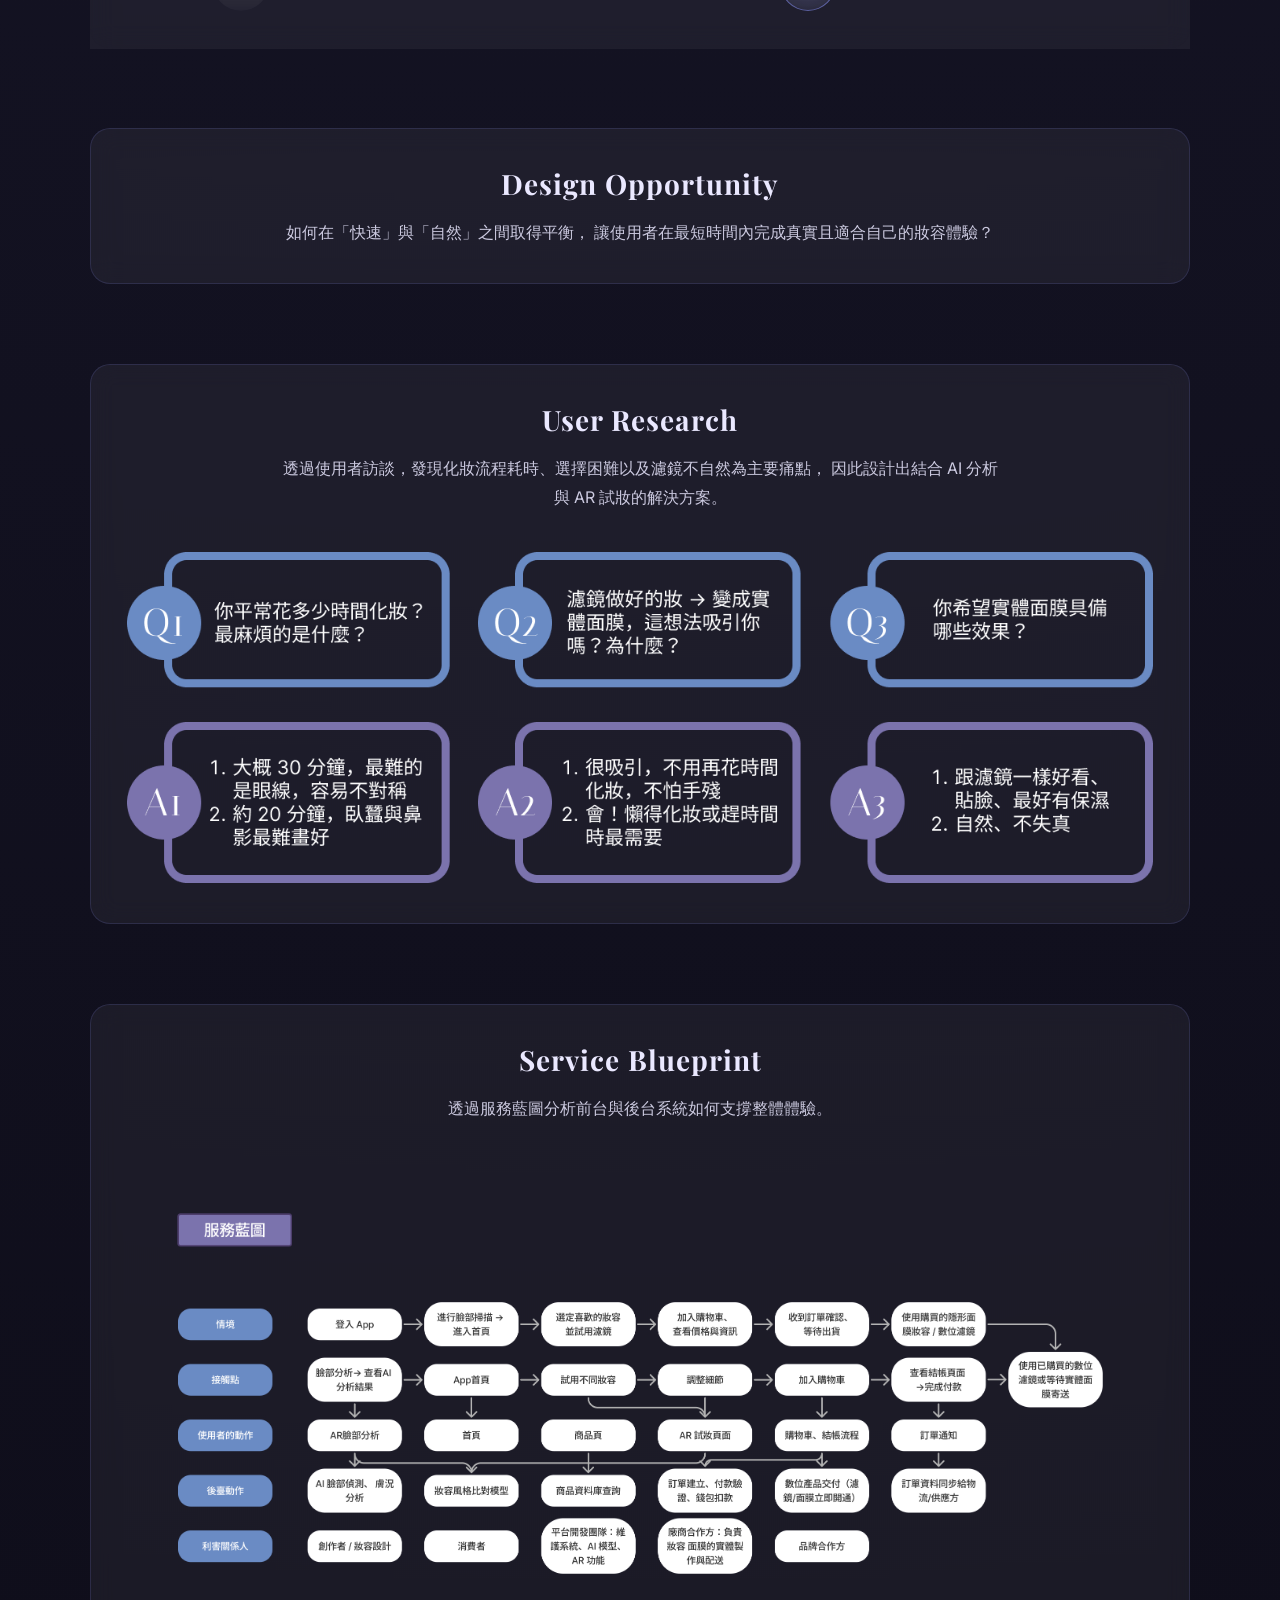
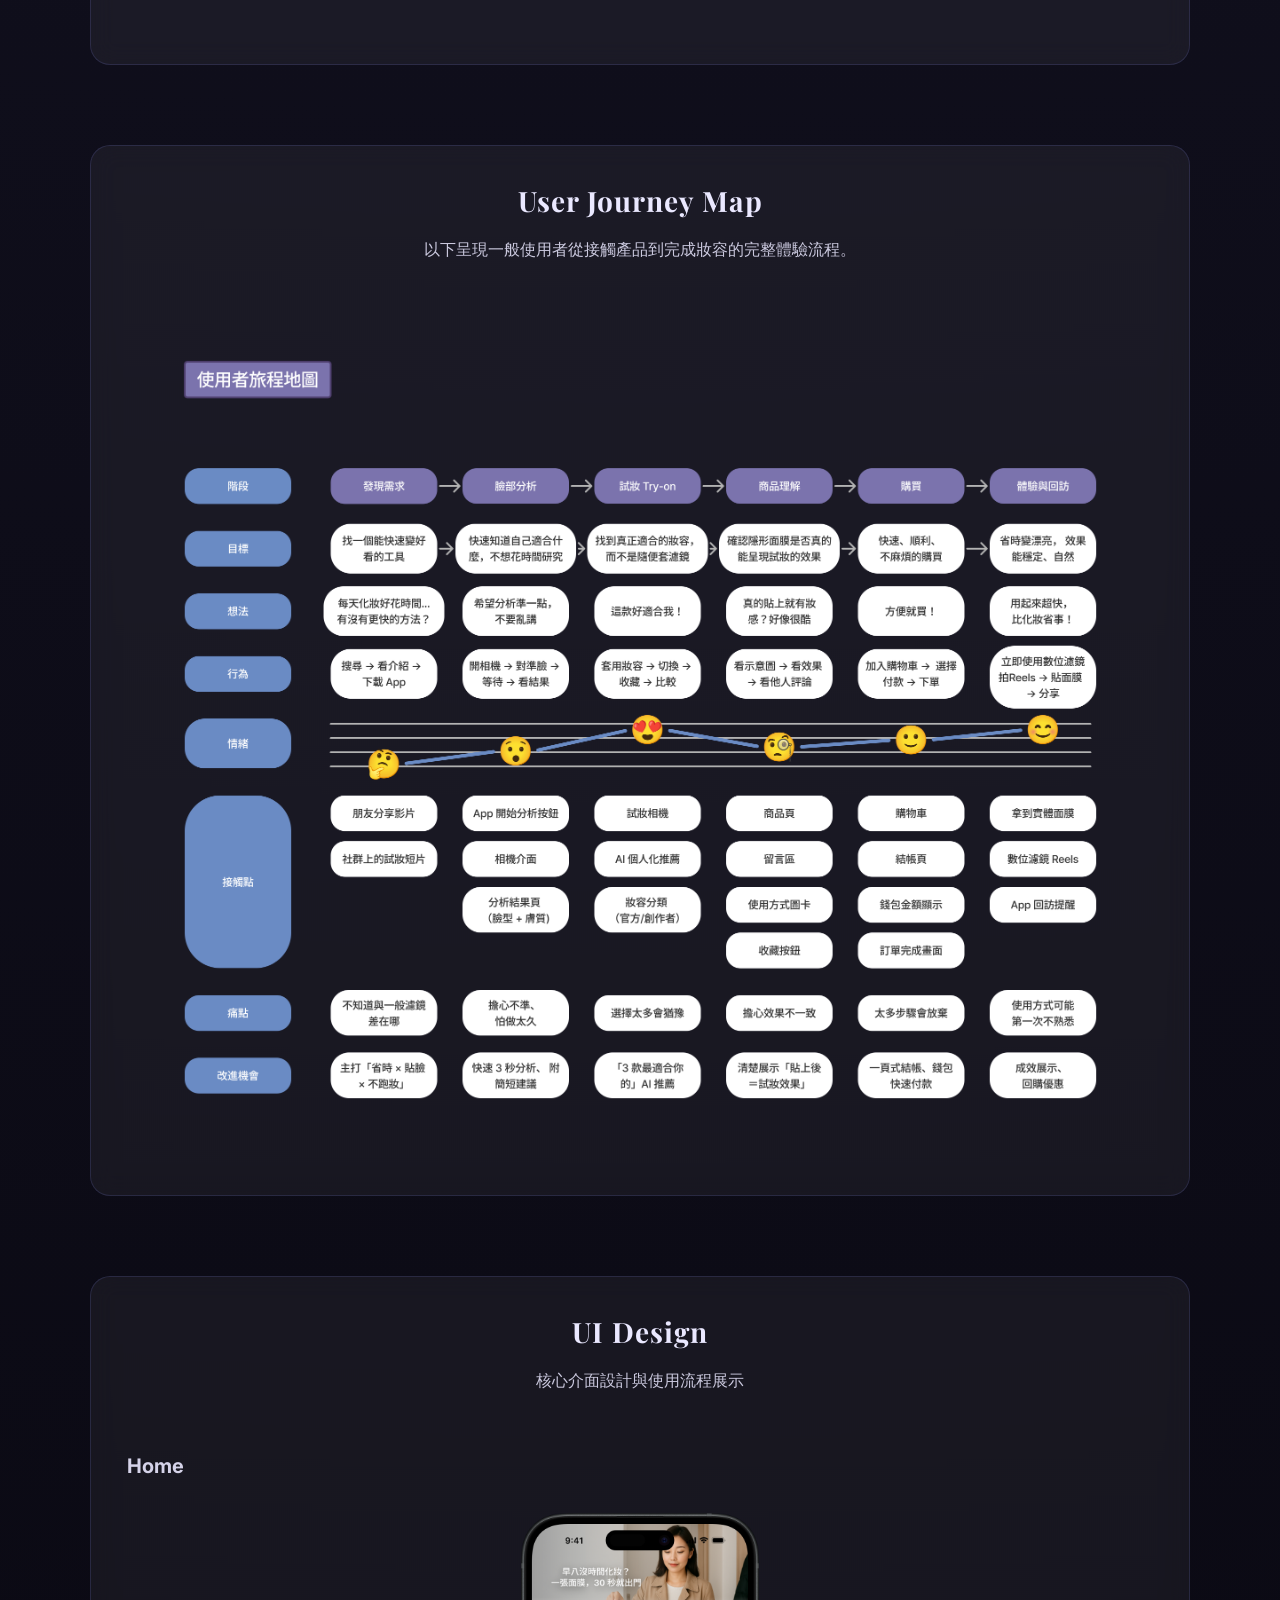
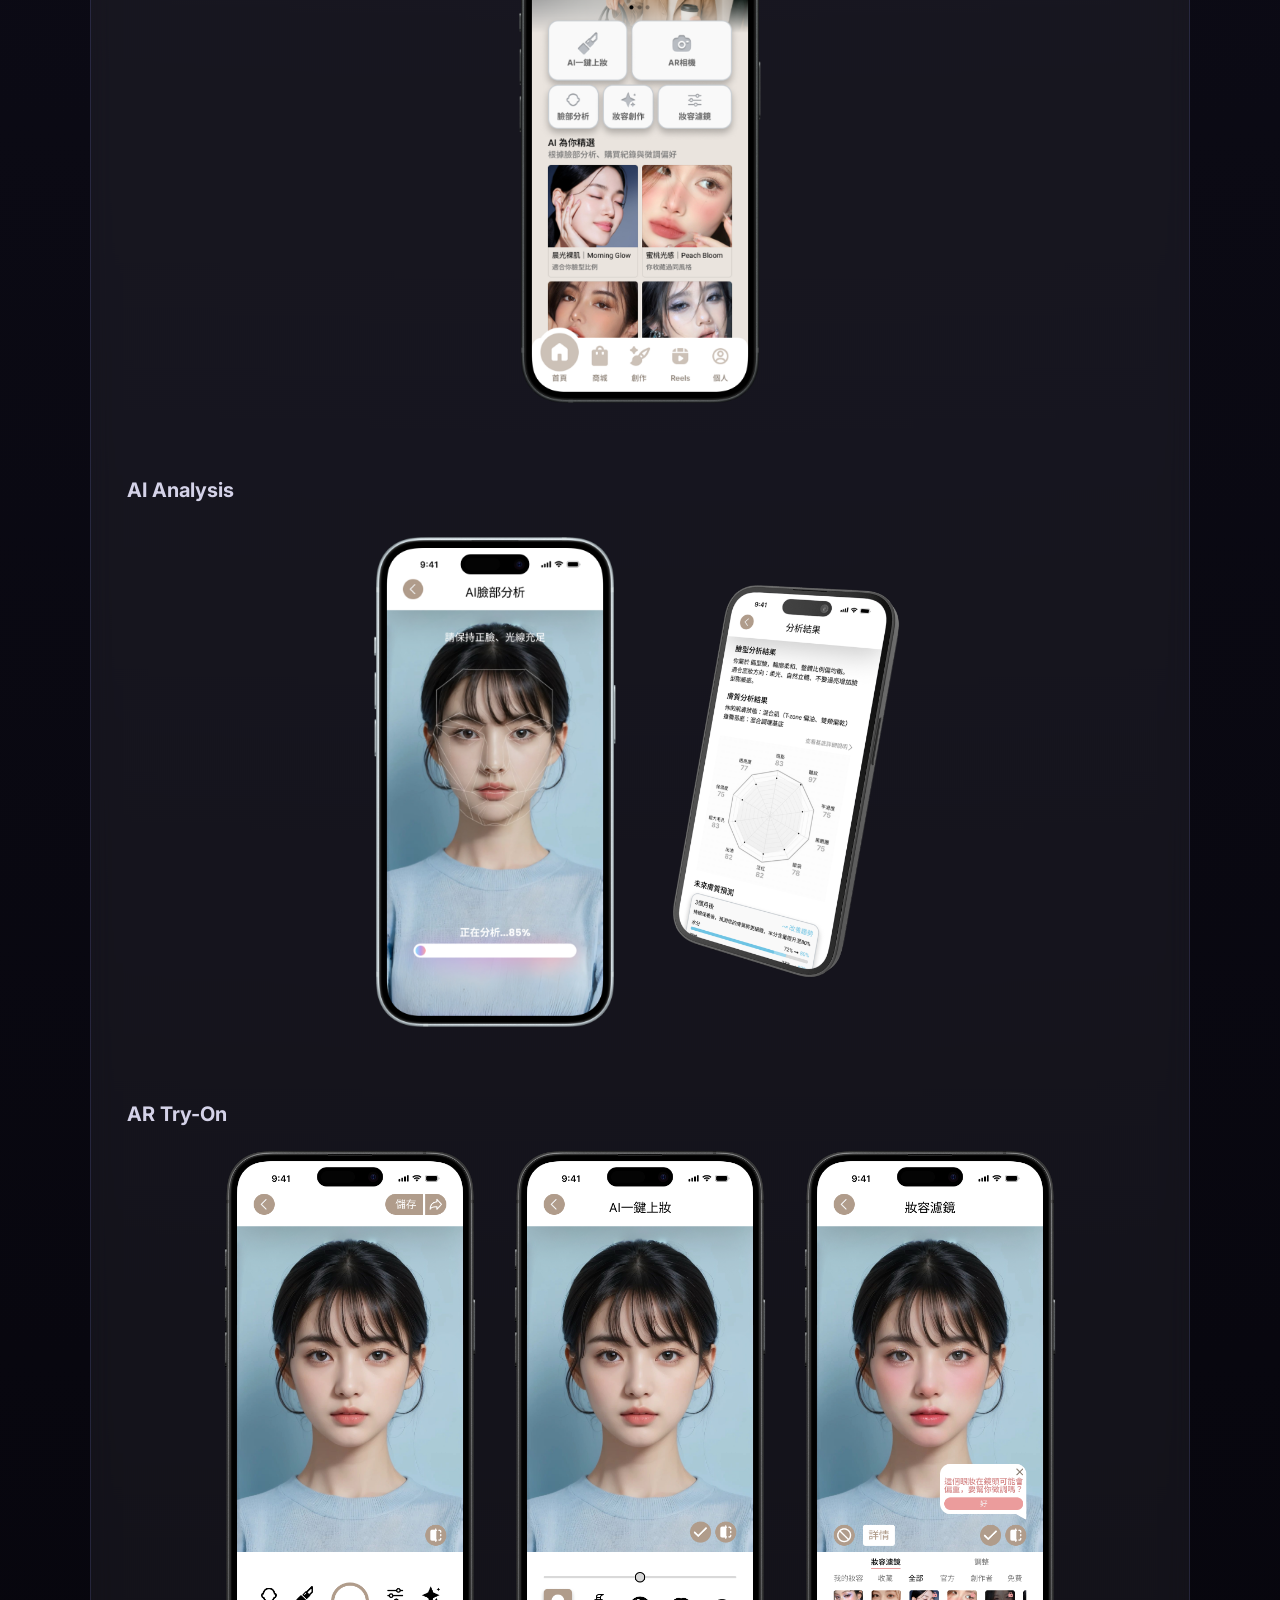
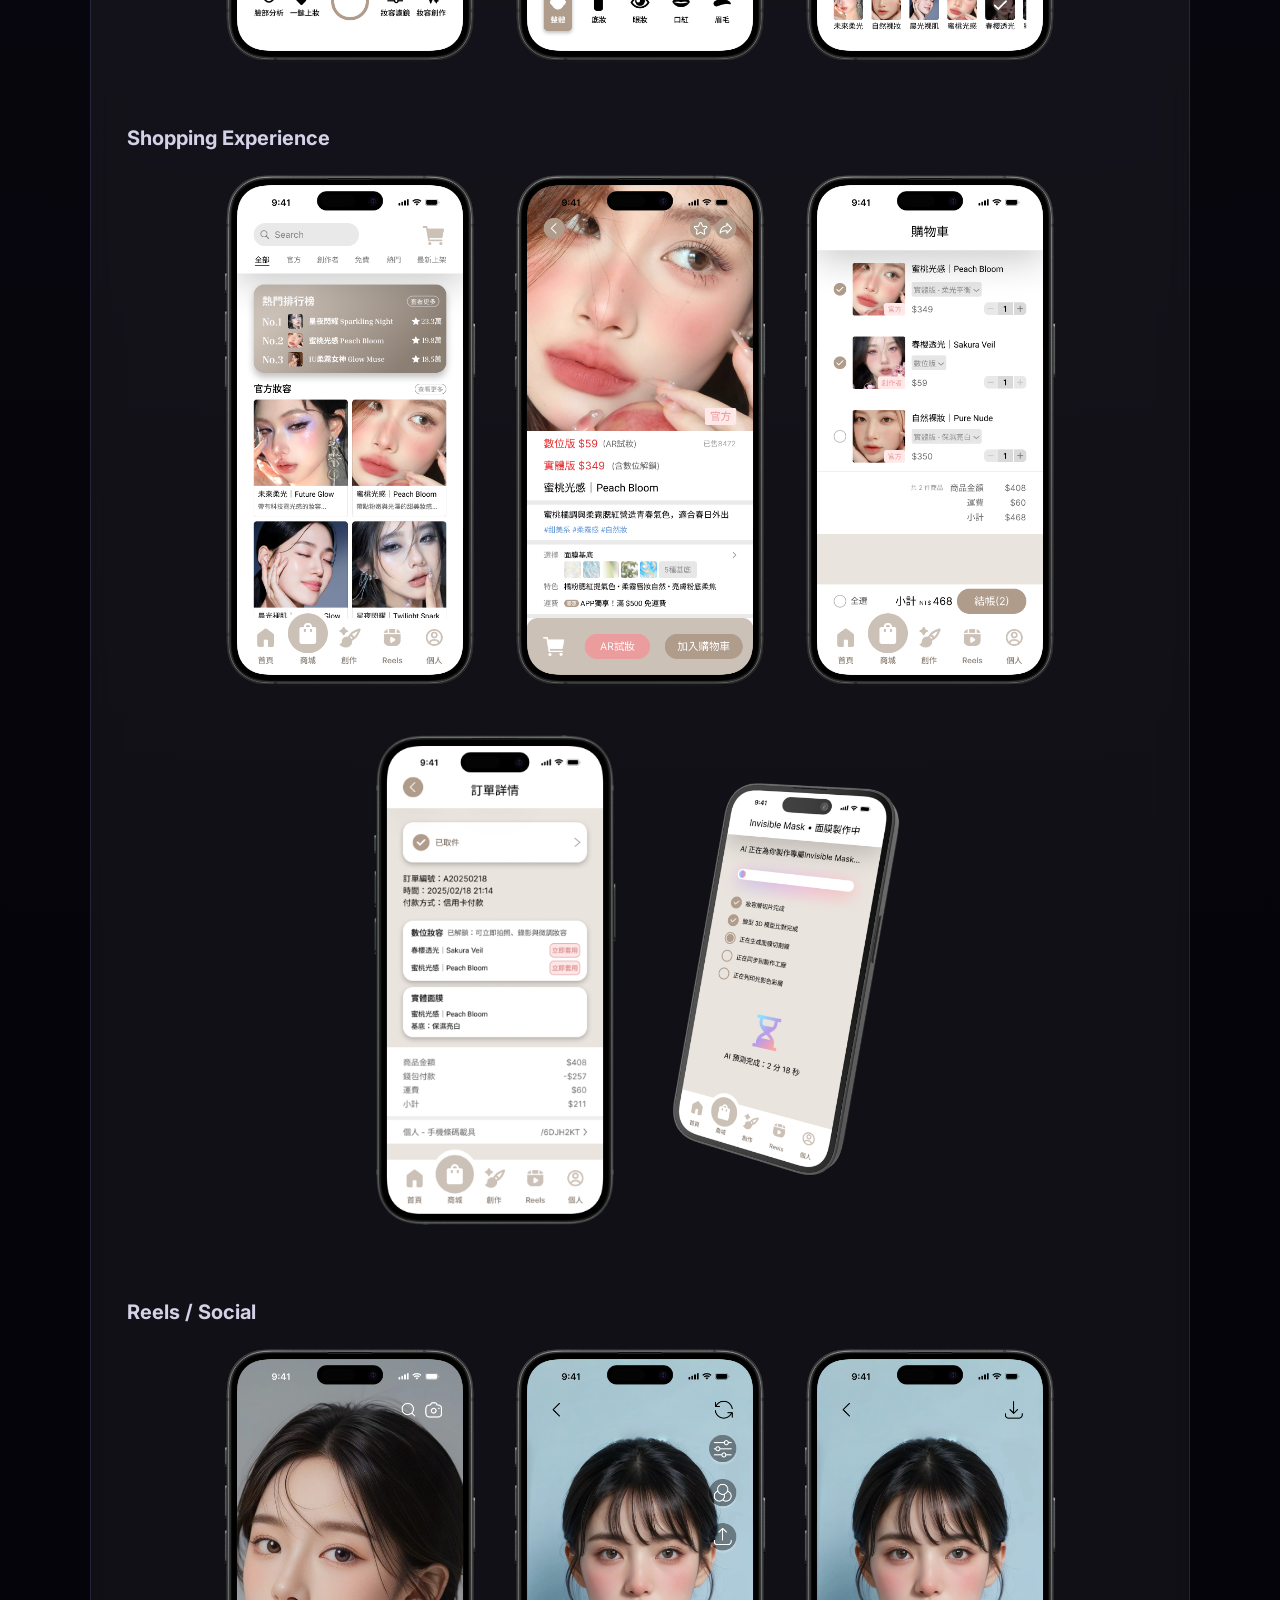
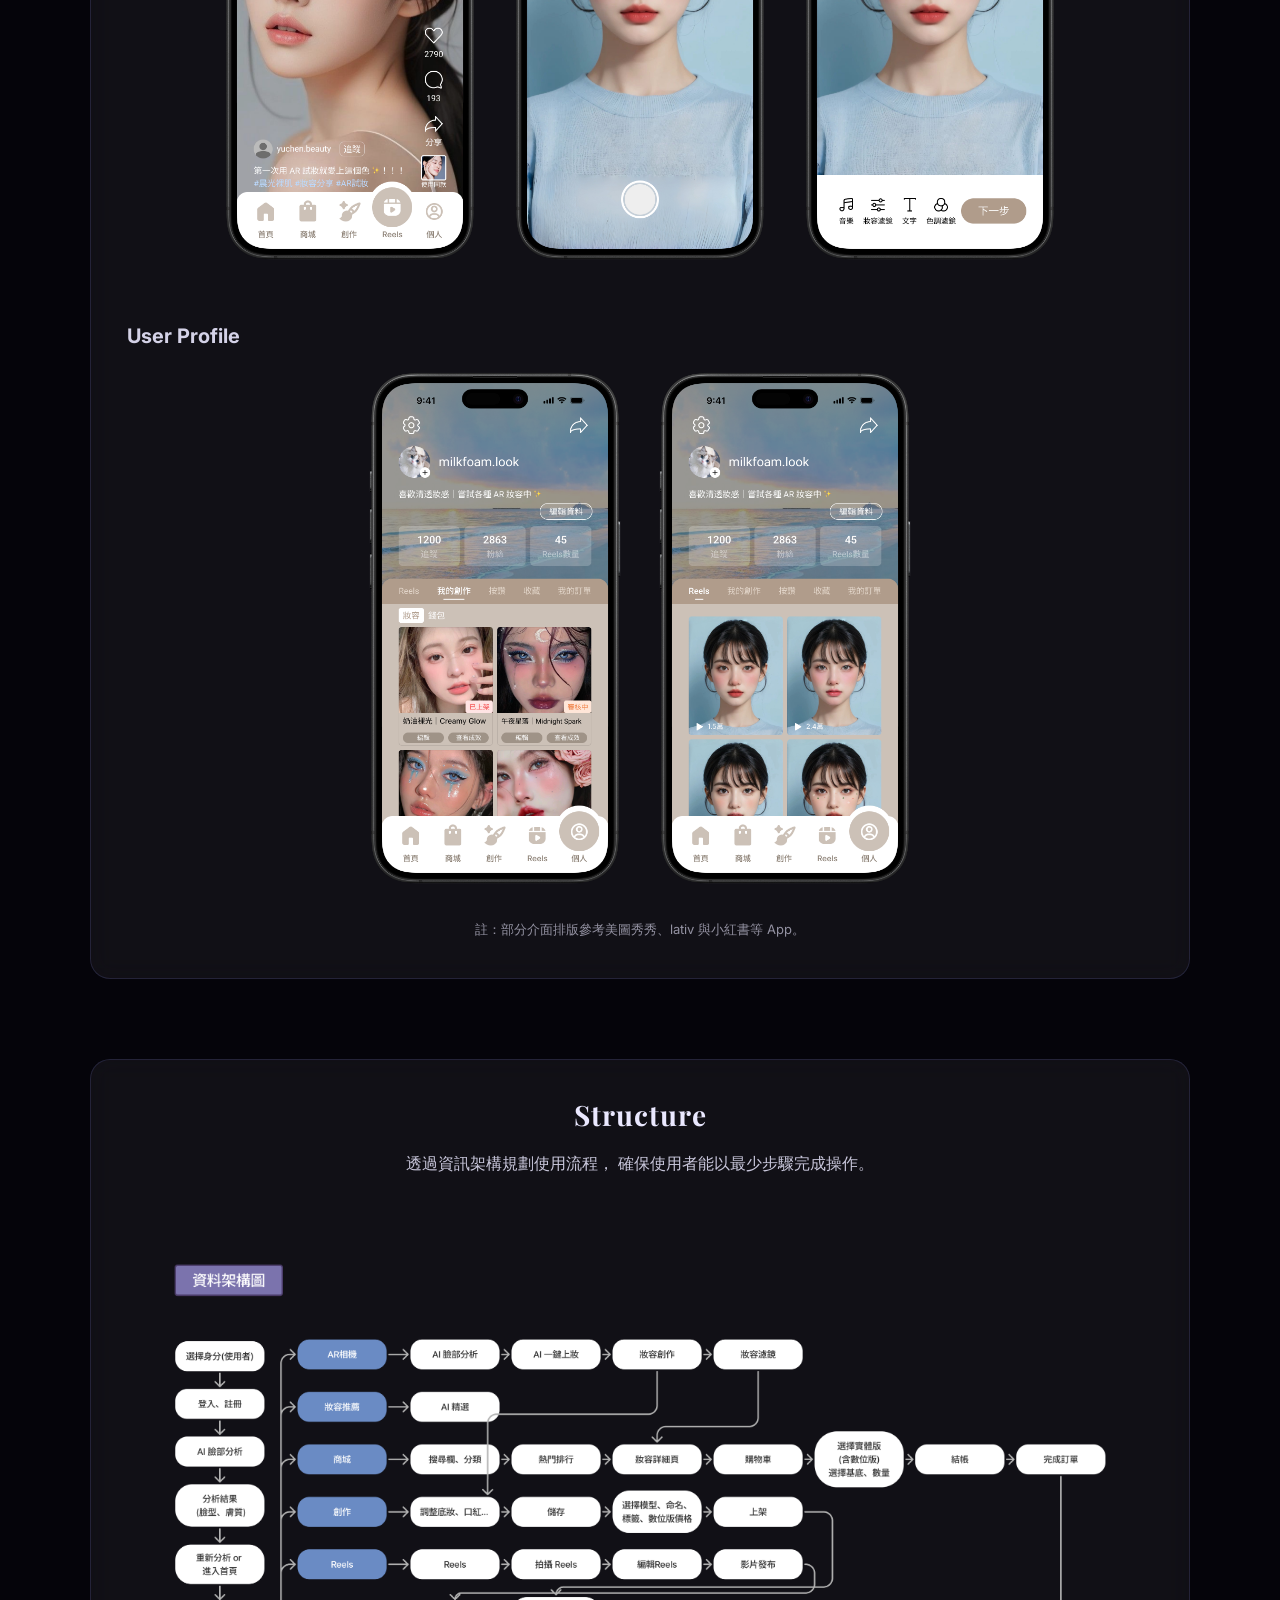
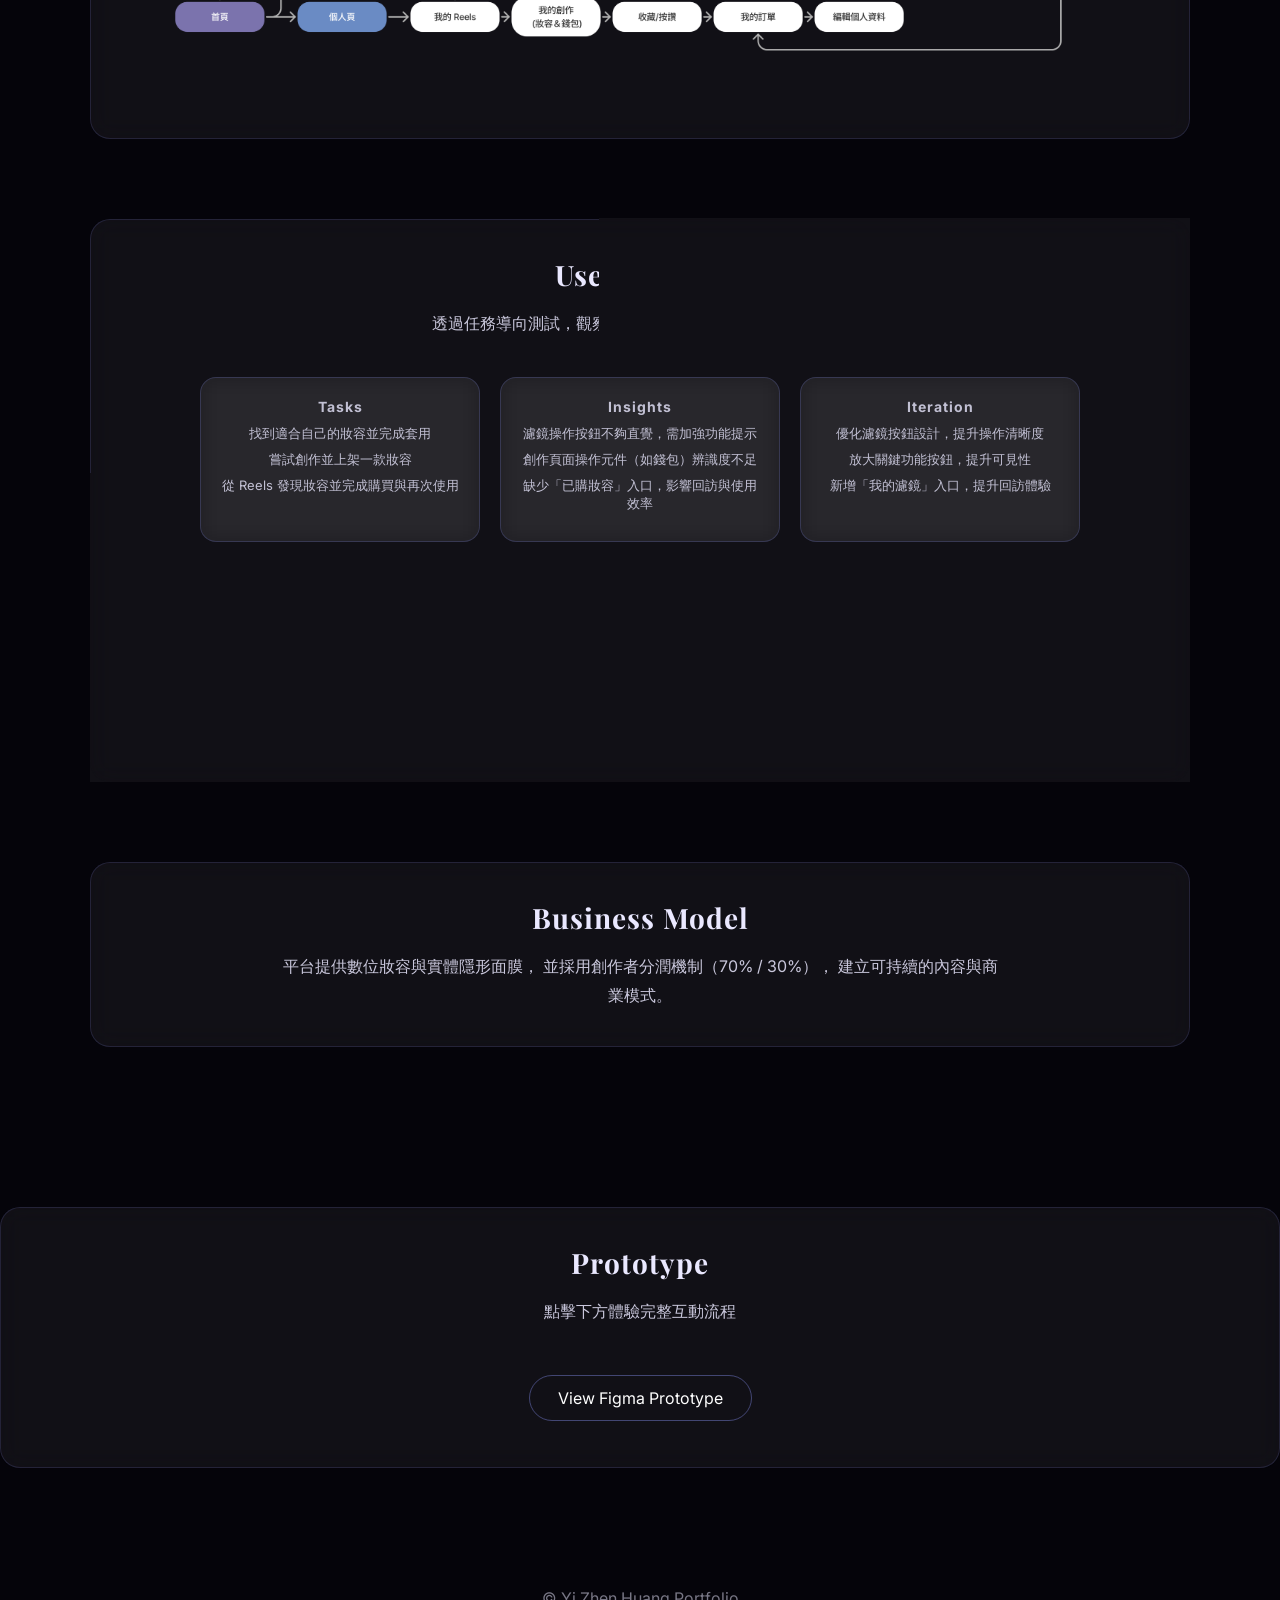
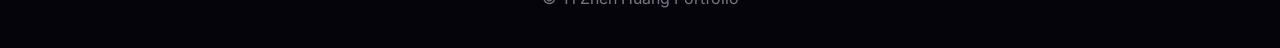
<file: mask/mask.html>
<!DOCTYPE html>
<html lang="zh-Hant">

<head>
    <meta charset="UTF-8">
    <meta name="viewport" content="width=device-width, initial-scale=1.0">
    <title>Invisible Mask | Portfolio</title>

    <link
        href="https://fonts.googleapis.com/css2?family=Playfair+Display:wght@500;700&family=Inter:wght@300;400&display=swap"
        rel="stylesheet">
    <link rel="stylesheet" href="https://cdnjs.cloudflare.com/ajax/libs/font-awesome/6.5.0/css/all.min.css">
    <link rel="stylesheet" href="../workcard.css">
    <link rel="stylesheet" href="../mobile-menu.css">
    <link rel="icon" href="../logo.PNG">
    <style>
        * {
            margin: 0;
            padding: 0;
            box-sizing: border-box;
        }

        html {
            background: #05040a;
        }

        body {
            margin: 0;
            font-family: 'Inter', sans-serif;
            background: radial-gradient(circle at top, #1b1a2f, #05040a 70%);
            color: #eae8ff;
            min-height: 100vh;
            display: flex;
            flex-direction: column;
        }

        /* container */
        .container {
            width: 90%;
            max-width: 1100px;
            margin: auto;
            padding-top: 120px;
            flex: 1;
        }

        /* glass card */

        .glass {
            background: rgba(255, 255, 255, .05);
            border: 1px solid rgba(140, 150, 255, .15);
            border-radius: 20px;
            padding: 36px;
            backdrop-filter: blur(12px);
            margin-bottom: 60px;
        }

        /* section */

        .section {
            margin: 80px 0;
            text-align: center;
        }

        .section h2 {
            font-size: 28px;
            margin-bottom: 16px;
            letter-spacing: 1px;
            opacity: 0;
            transform: translateY(20px);

            transition: all .6s ease .2s;
        }

        .section.show h2 {

            opacity: 1;
            transform: translateY(0);

        }

        .section p {
            max-width: 720px;
            margin: auto;
            line-height: 1.8;
            opacity: .85;
        }

        h1,
        h2 {
            font-family: 'Playfair Display', serif;
            margin-bottom: 20px;
        }

        /* ===== 導覽列 ===== */
        .nav {
            height: 100px;
            padding: 0 72px;
            display: flex;
            align-items: center;
            justify-content: space-between;
            position: fixed;
            top: 0;
            width: 100%;
            z-index: 20;

            background: rgba(15, 14, 30, .45);
            backdrop-filter: blur(12px);
            border-bottom: 1px solid rgba(160, 160, 255, .08);
            box-sizing: border-box;
        }

        .logo {
            font-family: 'Playfair Display', serif;
            font-size: 18px;
            letter-spacing: 3px;
            opacity: .9;
        }

        .menu {
            display: flex;
            gap: 56px;
            list-style: none;
        }

        .menu li {
            position: relative;
            font-size: 14px;
            letter-spacing: 1.2px;
            cursor: pointer;
            opacity: .7;
            transition: .4s;
        }

        /* 修正 nav a 樣式 */
        .menu li a {
            color: inherit;
            text-decoration: none;
            display: block;
        }

        .menu li::after {
            content: '';
            position: absolute;
            left: -10%;
            bottom: -8px;
            width: 120%;
            height: 1px;
            background: linear-gradient(90deg,
                    transparent,
                    rgba(122, 162, 227, .8),
                    transparent);
            opacity: 0;
            transition: .4s;
        }

        .menu li:hover {
            opacity: 1;
        }

        .menu li:hover::after {
            opacity: 1;
        }

        /* Hero */
        .hero {
            text-align: center;
            margin-bottom: 70px;
        }

        .hero h1 {
            font-family: 'Playfair Display', serif;
            font-size: 64px;
            letter-spacing: 4px;
        }

        .hero p {
            opacity: .7;
            margin-top: 10px;
        }

        /* project info layout */

        .project-info {

            margin-top: 40px;

            display: flex;
            justify-content: center;
            gap: 60px;

            flex-wrap: wrap;

        }

        .project-item {

            display: flex;
            flex-direction: column;
            align-items: center;
            min-width: 180px;
            /* 🔥 關鍵：統一寬度 */
            text-align: center;
        }

        .label {

            font-size: 12px;
            letter-spacing: 1.5px;
            opacity: .5;

            margin-bottom: 6px;

        }

        .value {

            font-size: 15px;
            letter-spacing: .5px;
            text-align: center;
            line-height: 1.4;
        }

        .project-item {

            transition: .35s;

        }

        .project-item:hover {

            transform: translateY(-4px);

        }

        .project-item {
            opacity: 0;
            transform: translateY(20px);
            animation: infoFade 0.8s ease forwards;
        }

        .project-item:nth-child(1) {
            animation-delay: .4s;
        }

        .project-item:nth-child(2) {
            animation-delay: .6s;
            text-align: center;
        }

        .project-item:nth-child(3) {
            animation-delay: .8s;
        }

        @keyframes infoFade {
            to {
                opacity: 1;
                transform: translateY(0);
            }
        }

        /* Info */
        .info {
            display: flex;
            gap: 40px;
            flex-wrap: wrap;
        }

        .info div {
            flex: 1;
            min-width: 200px;
            background: #fff;
            padding: 20px;
            border-radius: 12px;
        }

        .info div {
            flex: 1;
            min-width: 200px;
            padding: 20px;
            border-radius: 14px;

            background: rgba(255, 255, 255, 0.05);
            border: 1px solid rgba(140, 150, 255, 0.2);

            backdrop-filter: blur(10px);
            transition: 0.3s;
        }

        .info div:hover {
            transform: translateY(-5px);
            border-color: rgba(140, 150, 255, 0.4);
        }

        /* Video 
        .video {
            margin-top: 26px;
        }

        video {
            width: 100%;
            height: auto;
            border-radius: 18px;
            border: 1px solid rgba(140, 150, 255, .2);
            background: black;

            filter: grayscale(100%) brightness(0.6);
            transition: filter .4s ease;
            cursor: pointer;
            transition: filter .4s ease, transform .4s ease;
        }

        video:hover {
            filter: grayscale(0%) brightness(1);
            transform: scale(1.02);
        }
        */
        /* ===== Behance UI Layout ===== */

        .ui-block {
            margin-top: 60px;
            text-align: left;
        }

        .ui-block h3 {
            margin-bottom: 20px;
            font-size: 20px;
            opacity: 0.9;
        }

        /* Grid 排版 */
        .ui-grid {
            display: flex;
            flex-wrap: wrap;
            gap: 30px;
            justify-content: center;
            /* 🔥 置中 */
        }

        /* 圖片（無邊框版本） */
        .ui-grid img {
            width: 260px;
            /* 固定手機寬 */
            height: 520px;
            /* 固定手機高 */
            object-fit: contain;
            /* 填滿（像真手機） */
            border-radius: 28px;
            transition: 0.4s;
        }

        .ui-grid img:hover {
            transform: scale(1.04);
        }

        /* Prototype 按鈕 */
        .btn {
            display: inline-block;
            margin-top: 20px;
            padding: 12px 28px;
            border-radius: 30px;
            border: 1px solid rgba(140, 150, 255, .4);
            text-decoration: none;
            color: #eae8ff;
            transition: 0.3s;
        }

        .btn:hover {
            background: rgba(140, 150, 255, .15);
        }



        /* 卡片外框（微發光） */
        .item {
            position: relative;
            overflow: hidden;
            border: 1px solid rgba(140, 150, 255, 0.08);
        }

        /* 圖片 */
        .item img {
            width: 100%;
            height: 100%;
            object-fit: cover;
            transition: 0.5s ease;
        }

        /* hover 放大 */
        .item:hover img {
            transform: scale(1.1);
        }

        /* 遮罩（升級版） */
        .overlay {
            position: absolute;
            inset: 0;

            background: rgba(0, 0, 0, 0.55);
            backdrop-filter: blur(4px);

            opacity: 0;
            display: flex;
            align-items: center;
            justify-content: center;

            transition: 0.4s;
        }

        /* 顯示 */
        .item:hover .overlay {
            opacity: 1;
        }

        /* 文字 */
        .overlay p {
            color: #fff;
            font-size: 15px;
            letter-spacing: 1px;
            opacity: 0.9;
        }

        /* demo button */

        .demo {
            text-align: center;
            margin-top: 40px;
        }

        .demo a {
            display: inline-block;
            padding: 12px 28px;
            border-radius: 24px;
            border: 1px solid rgba(140, 150, 255, .4);
            color: #fff;
            text-decoration: none;
            margin: 10px;
            transition: .3s;
        }

        .demo a:hover {
            background: rgba(140, 150, 255, .25);
        }

        /* Footer */
        .footer {
            text-align: center;
            background: transparent;
            opacity: 0.5;
            padding: 40px 0;
        }

        /* 滾動動畫 */
        .hero h1 {
            opacity: 0;
            transform: translateY(30px);
            animation: heroTitle 1s ease forwards;
        }

        .hero p {
            opacity: 0;
            transform: translateY(30px);
            animation: heroText 1s ease forwards;
            animation-delay: .3s;
        }

        .hero .info {
            opacity: 0;
            transform: translateY(30px);
            animation: heroText 1s ease forwards;
            animation-delay: .6s;
        }

        @keyframes heroTitle {
            to {
                opacity: 1;
                transform: translateY(0);
            }
        }

        @keyframes heroText {
            to {
                opacity: 1;
                transform: translateY(0);
            }
        }

        .section {

            opacity: 0;
            transform: translateY(60px) scale(.98);

            transition:
                opacity 1s ease,
                transform 1s ease;

        }

        .section.show {

            opacity: 1;
            transform: translateY(0) scale(1);

        }

        /* ========================= */
        /* Key Features */
        /* ========================= */

        .features {
            margin-top: 50px;
            display: flex;
            flex-direction: column;
            gap: 30px;
        }

        /* 每一列 */
        .feature-row {
            display: grid;
            grid-template-columns: 1fr 80px 1fr;
            /* 左 中 右 */
            align-items: center;
            gap: 20px;
        }


        /* 左右方塊 */
        .feature-box {
            padding: 20px 30px;
            border-radius: 30px;
            min-width: 260px;
            max-width: 360px;

            font-size: 15px;
            letter-spacing: 1px;
            text-align: center;

            background: rgba(140, 150, 255, 0.15);
            border: 1px solid rgba(140, 150, 255, 0.4);

            backdrop-filter: blur(10px);
            transition: 0.3s;
        }

        /* 左右顏色微差 */
        .feature-box.left {
            background: rgba(140, 150, 255, 0.2);
            justify-self: end;
        }

        .feature-box.right {
            background: rgba(140, 150, 255, 0.1);
            justify-self: start;
        }

        /* hover 效果 */
        .feature-box:hover {
            transform: translateY(-4px);
            border-color: rgba(140, 150, 255, 0.7);
        }

        /* 箭頭 */
        .arrow {
            text-align: center;
            font-size: 24px;
            opacity: 0.6;
            transition: 0.3s;
        }

        /* hover 連動 */
        .feature-row:hover .arrow {
            transform: translateX(6px);
            opacity: 1;
        }

        /* ========================= */
        /* 📱 手機版 */
        /* ========================= */

        @media (max-width: 768px) {

            .feature-row {
                grid-template-columns: 1fr;
                /* 變直排 */
                text-align: center;
            }

            .feature-box.left,
            .feature-box.right {
                justify-self: center;
            }

            .arrow {
                transform: rotate(90deg);
            }

            .feature-row:hover .arrow {
                transform: rotate(90deg) translateX(6px);
            }
        }


        /* ========================= */
        /* Persona 升級版 */
        /* ========================= */

        .persona-wrap {
            display: flex;
            align-items: center;
            justify-content: center;
            gap: 60px;
            margin-top: 80px;
            position: relative;
        }

        /* 左右區 */
        .persona-side {
            display: flex;
            flex-direction: column;
            gap: 50px;
            width: 28%;
        }

        /* 中間人物 */
        .persona-center {
            text-align: center;
            position: relative;
        }

        .persona-center img {
            width: 160px;
            height: 160px;
            border-radius: 50%;
            object-fit: cover;
            box-shadow: 0 20px 60px rgba(0, 0, 0, 0.6);
        }

        .persona-center h3 {
            margin-top: 14px;
            font-size: 18px;
        }

        /* 節點 */
        .node {
            display: flex;
            align-items: center;
            gap: 16px;
            position: relative;
        }

        /* 左右對齊 */
        .left .node {
            justify-content: flex-end;
            text-align: right;
        }

        .right .node {
            justify-content: flex-start;
            text-align: left;
        }

        /* 圓（更精緻） */
        .circle {
            min-width: 56px;
            height: 56px;
            border-radius: 50%;
            border: 1px solid rgba(140, 150, 255, 0.5);

            display: flex;
            align-items: center;
            justify-content: center;

            font-size: 13px;
            letter-spacing: 1px;

            background: radial-gradient(circle, rgba(140, 150, 255, 0.2), transparent);
            backdrop-filter: blur(6px);

            transition: 0.3s;
        }

        /* hover 微互動 */
        .node:hover .circle {
            transform: scale(1.1);
            border-color: rgba(140, 150, 255, 0.8);
        }

        /* 文字 */
        .node p {
            max-width: 180px;
            font-size: 13px;
            opacity: 0.85;
        }

        /* ✨ 連接線（重點） */
        .node::after {
            content: "";
            position: absolute;
            width: 60px;
            height: 1px;
            background: rgba(140, 150, 255, 0.2);
        }

        .left .node::after {
            right: -60px;
        }

        .right .node::after {
            left: -60px;
        }

        /* ========================= */
        /* 手機優化 */
        /* ========================= */

        @media (max-width: 768px) {

            .persona-wrap {
                flex-direction: column;
                gap: 40px;
            }

            .persona-side {
                width: 100%;
                gap: 20px;
            }

            .node {
                justify-content: flex-start !important;
                text-align: left !important;
            }

            .node::after {
                display: none;
            }

            .persona-center img {
                width: 120px;
                height: 120px;
            }
        }

        /* ========================= */
        /* User Testing */
        /* ========================= */

        .test-grid {
            display: flex;
            gap: 20px;
            margin-top: 40px;
            flex-wrap: wrap;
            justify-content: center;
        }

        .test-card {
            flex: 1;
            min-width: 220px;
            max-width: 280px;

            padding: 20px;
            border-radius: 16px;

            background: rgba(255, 255, 255, 0.05);
            border: 1px solid rgba(140, 150, 255, 0.2);

            backdrop-filter: blur(10px);
            transition: 0.3s;
        }

        .test-card:hover {
            transform: translateY(-6px);
            border-color: rgba(140, 150, 255, 0.5);
        }

        .test-card h4 {
            margin-bottom: 10px;
            font-size: 14px;
            opacity: 0.8;
            letter-spacing: 1px;
        }

        .test-card ul {
            list-style: none;
            padding: 0;
        }

        .test-card li {
            font-size: 13px;
            margin-bottom: 8px;
            opacity: 0.8;
        }

        /* ========================= */
        /* SUS */
        /* ========================= */

        .sus-block {
            margin-top: 50px;
            text-align: center;
        }

        .sus-block h3 {
            margin-bottom: 10px;
            font-size: 18px;
        }

        .sus-bar {
            width: 100%;
            max-width: 400px;
            height: 8px;
            margin: 20px auto;

            background: rgba(255, 255, 255, 0.1);
            border-radius: 10px;
            overflow: hidden;
        }

        .sus-fill {
            width: 82%;
            height: 100%;
            background: linear-gradient(90deg, #7aa2e3, #9b8cff);
        }

        /* 使用者分數 */
        .sus-users {
            display: flex;
            justify-content: center;
            gap: 20px;
            font-size: 13px;
            opacity: 0.7;
        }

        /* ========================= */
        /* 📱 Mobile */
        /* ========================= */

        @media (max-width: 768px) {

            .test-grid {
                flex-direction: column;
                align-items: center;
            }

            .sus-users {
                flex-direction: column;
                gap: 8px;
            }
        }

        /* ========================= */
        /* 📱 Mobile RWD */
        /* ========================= */
        @media (max-width: 768px) {

            /* ===== 全域 ===== */
            body {
                font-size: 14px;
                line-height: 1.7;
                letter-spacing: 0.3px;
            }

            .container {
                width: 90%;
                padding-top: 90px;
            }

            /* ===== Hero（🔥重點）===== */
            .hero h1 {
                font-size: 30px;
                letter-spacing: 2px;
                line-height: 1.3;
            }

            .hero p {
                font-size: 13px;
                opacity: 0.7;
                margin-top: 6px;
            }

            /* ===== section 標題（🔥像小熊）===== */
            .section h2 {
                font-size: 20px;
                letter-spacing: 1.2px;
                margin-bottom: 10px;
            }

            /* ===== 內文（🔥關鍵）===== */
            .section p {
                font-size: 13.5px;
                line-height: 1.8;
                opacity: 0.8;
            }

            /* ===== glass（縮乾淨）===== */
            .glass {
                padding: 18px;
                margin-bottom: 30px;
                border-radius: 16px;
            }

            /* ===== project info ===== */
            .project-info {
                flex-direction: column;
                /* 🔥 關鍵：橫排 → 直排 */
                align-items: center;
                gap: 18px;
                margin-top: 24px;
            }

            .project-item {
                width: 100%;
                max-width: 260px;
                text-align: center;
            }

            /* label（上面小字） */
            .label {
                font-size: 11px;
                letter-spacing: 1.5px;
                opacity: 0.5;
            }

            /* value（下面主字） */
            .value {
                font-size: 14px;
                letter-spacing: 0.5px;
            }

            /* ===== Feature ===== */
            .feature-box {
                font-size: 13px;
                padding: 14px 18px;
                border-radius: 20px;
            }

            /* ===== Persona ===== */
            .circle {
                min-width: 46px;
                height: 46px;
                font-size: 12px;
            }

            .node p {
                font-size: 12.5px;
            }

            /* ===== UI 圖片 ===== */
            .ui-grid img {
                width: 85%;
                max-width: 240px;
            }

            /* ===== Test Card ===== */
            .test-card {
                padding: 16px;
            }

            .test-card h4 {
                font-size: 13px;
            }

            .test-card li {
                font-size: 12.5px;
            }

            /* ===== Nav ===== */
            .nav {
                height: 64px;
                padding: 0 14px;
            }

            .logo {
                font-size: 14px;
                letter-spacing: 2px;
            }

            .menu {
                gap: 12px;
                font-size: 12px;
            }

        }

        /* ===== 手機顯示 ===== */
        @media (max-width: 480px) {
            .hamburger {
                display: flex;
            }

            .menu {
                display: none;
            }
        }

        /* ===== 燈箱背景遮罩（調整為動畫基礎設定） ===== */
        .demo-modal {
            display: flex;
            /* 固定為 flex，改用透明度與可見度來控制隱藏，動畫才會動 */
            position: fixed;
            top: 0;
            left: 0;
            width: 100vw;
            height: 100vh;
            background: rgba(5, 4, 10, 0.85);
            backdrop-filter: blur(8px);
            z-index: 2000;
            justify-content: center;
            align-items: center;

            /* 🎬 新增：預設為透明且隱藏 */
            opacity: 0;
            visibility: hidden;
            transition: opacity 0.4s ease, visibility 0.4s ease;
        }

        /* 🎬 新增：當燈箱被加入 .open 類別時，背景優雅淡入 */
        .demo-modal.open {
            opacity: 1;
            visibility: visible;
        }

        /* ===== 內容視窗架構（調整寬度 ＋ 縮放動畫） ===== */
        .modal-content {
            position: relative;

            /* 📐 這裡調整寬度：從原本的 90% 縮小到 75%（可依喜好自行調整比例） */
            width: 85%;
            /* 📐 這裡限制最大寬度：從原本的 1200px 縮短到 950px */
            max-width: 1200px;

            height: 90vh;
            /* 稍微降低一點高度，讓視覺比例更集中好看 */
            background: rgba(25, 24, 40, 0.95);
            border: 1px solid rgba(140, 150, 255, 0.3);
            border-radius: 16px;
            overflow: hidden;
            display: flex;
            flex-direction: column;
            box-shadow: 0 25px 50px -12px rgba(0, 0, 0, 0.6);

            transform: scale(0.85) translateY(30px);
            transition: transform 0.4s cubic-bezier(0.16, 1, 0.3, 1);
        }

        .demo-modal.open .modal-content {
            transform: scale(1) translateY(0);
        }

        /* 新增：上方按鈕列容器 */
        .modal-header {
            display: flex;
            justify-content: space-between;
            align-items: center;
            background: rgba(15, 14, 30, 0.9);
            border-bottom: 1px solid rgba(140, 150, 255, 0.15);
            padding: 12px 24px;
        }

        /* 按鈕共通基礎樣式 */
        .modal-close-btn,
        .modal-visit-btn {
            background: rgba(255, 255, 255, 0.04);
            color: #eae8ff;
            border: 1px solid rgba(140, 150, 255, 0.2);
            padding: 8px 18px;
            font-size: 14px;
            border-radius: 20px;
            cursor: pointer;
            text-decoration: none;
            transition: 0.3s;
            display: flex;
            align-items: center;
            gap: 8px;
            font-family: 'Inter', sans-serif;
        }

        /* 新增：前往新分頁按鈕 Hover 效果 */
        .modal-visit-btn:hover {
            background: rgba(140, 150, 255, 0.25);
            border-color: rgba(140, 150, 255, 0.6);
            color: #fff;
        }

        /* 關閉按鈕 Hover 效果 */
        .modal-close-btn:hover {
            background: rgba(255, 100, 100, 0.2);
            border-color: rgba(255, 100, 100, 0.4);
            color: #ff9aa2;
        }

        /* 內嵌框架設定 */
        #protoFrame {
            width: 100%;
            height: 100%;
            background: #1e1e1e;
        }
    </style>
</head>

<body>
    <div id="worksOverlay">
        <div class="works-panel">
            <button class="close-btn">✕</button>

            <h2 class="works-title">WORKS</h2>

            <div class="category-filters">
                <button class="filter-btn active" data-filter="all">All</button>
                <button class="filter-btn" data-filter="uiux">UI / UX</button>
                <button class="filter-btn" data-filter="web">Web Development</button>
                <button class="filter-btn" data-filter="app">App Design</button>
                <button class="filter-btn" data-filter="illustration">Illustration</button>
            </div>

            <button class="nav-btn left">‹</button>
            <button class="nav-btn right">›</button>

            <div class="carousel">
                <div class="cards">

                    <div class="work-card" data-category="web">
                        <div class="card-media">
                            <img src="../card/card1.png" class="card-logo">
                            <video class="card-video" muted loop playsinline>
                                <source src="../card/card1.mp4" type="video/mp4">
                            </video>
                        </div>
                        <span class="project-tag">WEB DEVELOPMENT</span>
                        <h3>海好有你</h3>
                        <div class="tools">
                            <div class="tool">
                                <img src="../icon/vs.JPG" alt="">
                                <span>Visual Studio Code</span>
                            </div>
                        </div>
                        <p>SDGs14 海洋保育互動網站，透過資訊與互動設計讓使用者理解海洋污染議題，並鼓勵參與環境行動。</p>
                        <a href="../ocean/ocean.html"><button>View Project</button></a>
                    </div>

                    <div class="work-card" data-category="web">
                        <div class="card-media">
                            <img src="../card/card-image.png" class="card-logo">
                            <video class="card-video" muted loop playsinline>
                                <source src="../card/card-image.mp4" type="video/mp4">
                            </video>
                        </div>
                        <span class="project-tag">WEB DEVELOPMENT</span>
                        <h3>修起來</h3>
                        <div class="tools">
                            <div class="tool">
                                <img src="../icon/vs.JPG" alt="">
                                <span>Visual Studio Code</span>
                            </div>
                        </div>
                        <p>線上圖片編輯網站，整合濾鏡、貼紙、拼圖與塗鴉等功能，讓使用者透過直覺操作快速完成個人化影像創作。</p>
                        <a href="../image-editing/image.html"><button>View Project</button></a>
                    </div>

                    <div class="work-card" data-category="web">
                        <div class="card-media">
                            <img src="../card/card-umbrella.png" class="card-logo">
                            <video class="card-video" muted loop playsinline>
                                <source src="../card/card-umbrella.mp4" type="video/mp4">
                            </video>
                        </div>
                        <span class="project-tag">WEB & INTERACTIVE</span>
                        <h3>借過一場雨</h3>
                        <div class="tools">
                            <div class="tool">
                                <img src="../icon/vs.JPG" alt="VS Code">
                                <span>Visual Studio Code</span>
                            </div>
                        </div>
                        <p>以雨傘作為互動媒介的網頁與互動投影作品，讓使用者透過雨傘閱讀他人的心情與故事，也能留下自己的故事。</p>
                        <a href="../umbrella/umbrella.html"><button>View Project</button></a>
                    </div>

                    <div class="work-card" data-category="app">
                        <div class="card-media">
                            <img src="../card/card2.png" class="card-logo">
                            <video class="card-video" muted loop playsinline>
                                <source src="../card/card2.mp4" type="video/mp4">
                            </video>
                        </div>
                        <span class="project-tag">APP DESIGN</span>
                        <h3>咖啡廳點餐 App</h3>
                        <div class="tools">
                            <div class="tool">
                                <img src="../icon/androidstudio.JPG" alt="">
                                <span>Android Studio</span>
                            </div>
                        </div>
                        <p>以 Android Studio 開發的行動點餐應用程式，提供咖啡與甜點搜尋、加入購物車與結帳流程。</p>
                        <a href="../coffee/coffee.html"><button>View Project</button></a>
                    </div>

                    <div class="work-card" data-category="uiux">
                        <div class="card-media">
                            <img src="../card/card3.png" class="card-logo">
                            <video class="card-video" muted loop playsinline>
                                <source src="../card/card3.mp4" type="video/mp4">
                            </video>
                        </div>
                        <span class="project-tag">UI / UX DESIGN</span>
                        <h3>Invisible Mask</h3>
                        <div class="tools">
                            <div class="tool">
                                <img src="../icon/figma.PNG" alt="">
                                <span>Figma</span>
                            </div>
                        </div>
                        <p>是一款以 Figma 設計的美妝 App，結合 AI 臉部分析與 AR 試妝，打造快速且個人化的妝容體驗。</p>
                        <a href="./mask.html"><button>View Project</button></a>
                    </div>

                    <div class="work-card" data-category="uiux">
                        <div class="card-media">
                            <img src="../card/card_familymart.png" class="card-logo">
                            <video class="card-video" muted loop playsinline>
                                <source src="../card/card_familymart.mp4" type="video/mp4">
                            </video>
                        </div>
                        <span class="project-tag">UI / UX DESIGN</span>
                        <h3>FamilyMart App Redesign</h3>
                        <div class="tools">
                            <div class="tool">
                                <img src="../icon/figma.PNG" alt="">
                                <span>Figma</span>
                            </div>
                        </div>
                        <p>針對全家 App 進行 UI/UX 改版，聚焦高頻使用情境，優化操作流程與資訊架構，提升結帳效率與使用體驗。</p>
                        <a href="../familymart/family.html"><button>View Project</button></a>
                    </div>

                    <div class="work-card image-slider-card" data-category="illustration">
                        <div class="card-media">
                            <div class="slider">
                                <div class="track">
                                    <img src="../card/card4.PNG" class="slide active">
                                    <img src="../draw/spring-bg.PNG" class="slide">
                                    <img src="../draw/summer-bg.PNG" class="slide">
                                    <img src="../draw/autumn-bg.PNG" class="slide">
                                    <img src="../draw/winter-bg.PNG" class="slide">
                                    <img src="../draw/space-bg.PNG" class="slide">
                                </div>
                            </div>
                        </div>
                        <span class="project-tag">ILLUSTRATION</span>
                        <h3>小熊歷險記</h3>
                        <div class="tools">
                            <div class="tool">
                                <img src="../icon/procreate.JPG" alt="">
                                <span>Procreate</span>
                            </div>
                            <div class="tool">
                                <img src="../icon/ppt.JPG" alt="">
                                <span>PowerPoint</span>
                            </div>
                        </div>
                        <p>童話風卡牌互動遊戲，透過插畫敘事與四季場景變化，呈現角色的成長歷程與情感體驗。</p>
                        <a href="../draw/draw.html"><button>View Project</button></a>
                    </div>
                    <!-- 第 7 張卡片：透明的我，也有顏色 -->
                    <div class="work-card image-slider-card" data-category="illustration">
                        <div class="card-media">
                            <div class="slider">
                                <div class="track">
                                    <img src="../card/card_book.JPG" class="slide active">
                                    <img src="../book/page-01.JPG" class="slide">
                                    <img src="../book/page-02.JPG" class="slide">
                                    <img src="../book/page-05.JPG" class="slide">
                                    <img src="../book/page-13.JPG" class="slide">
                                </div>
                            </div>
                        </div>
                        <span class="project-tag">ILLUSTRATION</span>
                        <h3>透明的我，也有顏色</h3>
                        <div class="tools">
                            <div class="tool">
                                <img src="../icon/procreate.JPG" alt="">
                                <span>Procreate</span>
                            </div>
                            <div class="tool">
                                <img src="../icon/id.jpg" alt="">
                                <span>Adobe InDesign</span>
                            </div>
                        </div>
                        <p>以「顏色」作為個性與自我認同象徵的繪本，講述主角小透明從羨羨他人到尋找到自我顏色的故事。</p>
                        <a href="../book/book.html"><button>View Project</button></a>
                    </div>
                </div>
            </div>

            <div class="carousel-dots"></div>
        </div>
    </div>
    <nav class="nav">
        <div class="logo">Yi Zhen Huang</div>
        <ul class="menu">
            <li><a href="../index.html">Home</a></li>
            <li>Works</li>
            <li><a href="../about/about.html">About</a></li>
        </ul>
        <!-- hamburger -->
        <div class="hamburger" id="hamburger">
            <span></span>
            <span></span>
            <span></span>
        </div>
    </nav>
    <!-- mobile menu -->
    <div class="mobile-menu" id="mobileMenu">
        <a href="../index.html">Home</a>
        <a href="#" id="mobileWorksBtn">Works</a>
        <a href="../about/about.html">About</a>
    </div>
    <!-- Hero -->
    <div class="container">

        <div class="hero">

            <h1>Invisible Mask</h1>
            <p>AI Makeup Experience / AR Try-On / Beauty Tech App</p>

            <div class="project-info">

                <div class="project-item">
                    <span class="label">Project Type</span>
                    <span class="value">UX/UI Design Project</span>
                </div>

                <div class="project-item">
                    <span class="label">Tools</span>
                    <span class="value">Figma / Prototyping</span>
                </div>

                <div class="project-item">
                    <span class="label">Team / Role</span>
                    <span class="value">
                        5 People Team<br>
                        UX Collab / UI (Solo)
                    </span>
                </div>


            </div>

        </div>
        <!-- Info -->
        <div class="glass section">
            <h2>Project Overview</h2>
            <p>
                Invisible Mask 是一種可即時貼附的完整妝容技術（隱形面膜），
                結合 AI 臉部分析與 AR 試妝，讓使用者能在短時間內完成「分析 → 試妝 → 套用」的妝容流程。
            </p>

            <p style="margin-top:20px;">
                本產品以「省時、省力」為核心，重新定義妝容的使用方式——
                妝容不再只是逐步完成的過程，而是一種可以被快速套用與流動的數位商品。
            </p>

            <p style="margin-top:20px;">
                Invisible Mask 並不取代傳統化妝品，而是提供另一種選擇：
                對於仍然享受化妝過程的人，傳統市場依然存在；
                而對於追求效率的使用者，則能以更低門檻與時間成本，
                快速達到「適合出門的狀態」。
            </p>
            <p style="margin-top:24px; font-style: italic; opacity:0.8;">
                “Makeup becomes something you can wear instantly.”
            </p>
            <img src="./mockupui.png" style="width:100%; margin-top:40px; border-radius:12px;">
        </div>


        <div class="glass section">
            <h2>User Flow</h2>
            <p>
                使用者可透過簡單流程快速完成妝容
            </p>
            <img src="./userflow.png" style="width:100%; margin-top:40px; border-radius:12px;">
        </div>

        <div class="glass section">
            <h2>Key Features</h2>
            <p>核心功能與使用者價值</p>

            <div class="features">

                <!-- 1 -->
                <div class="feature-row">
                    <div class="feature-box left">
                        AI 臉部分析
                    </div>

                    <div class="arrow">→</div>

                    <div class="feature-box right">
                        精準找到最適合你的妝容
                    </div>
                </div>

                <!-- 2 -->
                <div class="feature-row">
                    <div class="feature-box left">
                        AR 即時試妝
                    </div>

                    <div class="arrow">→</div>

                    <div class="feature-box right">
                        真實呈現妝效，降低試錯成本
                    </div>
                </div>

                <!-- 3 -->
                <div class="feature-row">
                    <div class="feature-box left">
                        妝容商品化
                    </div>

                    <div class="arrow">→</div>

                    <div class="feature-box right">
                        讓美妝變成可分享與交易的內容
                    </div>
                </div>

            </div>
        </div>


        <div class="glass section">
            <h2>Persona & Empathy Map</h2>
            <p>
                25 歲，上班族、重度社群使用者，追求快速且自然的妝容體驗
            </p>
            <p style="margin-top:10px; opacity:0.7; font-size:13px;">
                目標：快速完成精緻妝容並維持社群形象
            </p>

            <div class="persona-wrap">

                <!-- 左 -->
                <div class="persona-side left">

                    <div class="node">
                        <div class="circle">聽</div>
                        <p>同事與朋友推薦保養與化妝品</p>
                    </div>

                    <div class="node">
                        <div class="circle">看</div>
                        <p>IG / 小紅書上美妝影片與教學</p>
                    </div>

                    <div class="node">
                        <div class="circle">想</div>
                        <p>快速完成自然又精緻的妝容</p>
                    </div>

                </div>

                <!-- 中 -->
                <div class="persona-center">
                    <img src="./persona.PNG">
                    <h3>周沐妍</h3>
                </div>

                <!-- 右 -->
                <div class="persona-side right">

                    <div class="node">
                        <div class="circle">做</div>
                        <p>反覆嘗試不同妝容與產品</p>
                    </div>

                    <div class="node">
                        <div class="circle">痛點</div>
                        <p>選擇困難、耗時、試妝不自然</p>
                    </div>

                    <div class="node">
                        <div class="circle">獲得</div>
                        <p>快速找到適合妝容並提升效率</p>
                    </div>

                </div>

            </div>
        </div>
        <div class="glass section">
            <h2>Design Opportunity</h2>
            <p>
                如何在「快速」與「自然」之間取得平衡，
                讓使用者在最短時間內完成真實且適合自己的妝容體驗？
            </p>

        </div>
        <div class="glass section">
            <h2>User Research</h2>
            <p>
                透過使用者訪談，發現化妝流程耗時、選擇困難以及濾鏡不自然為主要痛點，
                因此設計出結合 AI 分析與 AR 試妝的解決方案。
            </p>
            <img src="./research.png" style="width:100%; margin-top:40px; border-radius:12px;">
        </div>

        <!-- Service Blueprint -->
        <div class="glass section">
            <h2>Service Blueprint</h2>
            <p>透過服務藍圖分析前台與後台系統如何支撐整體體驗。</p>

            <img src="./blueprint.png" style="width:100%; margin-top:40px; border-radius:12px;">
        </div>

        <!-- Journey Map -->
        <div class="glass section">
            <h2>User Journey Map</h2>
            <p>以下呈現一般使用者從接觸產品到完成妝容的完整體驗流程。</p>

            <img src="./journey.png" style="width:100%; margin-top:40px; border-radius:12px;">
        </div>

        <!-- UI DESIGN（Behance風） -->
        <div class="glass section">
            <h2>UI Design</h2>
            <p>核心介面設計與使用流程展示</p>

            <!-- HOME -->
            <div class="ui-block">
                <h3>Home</h3>
                <div class="ui-grid">
                    <img src="./home.png">
                </div>
            </div>

            <!-- ANALYSIS -->
            <div class="ui-block">
                <h3>AI Analysis</h3>
                <div class="ui-grid">
                    <img src="./analysis1.png">
                    <img src="./analysis2.png">
                </div>
            </div>

            <!-- AR -->
            <div class="ui-block">
                <h3>AR Try-On</h3>
                <div class="ui-grid">
                    <img src="./ar1.png">
                    <img src="./ar2.png">
                    <img src="./ar3.png">
                </div>
            </div>

            <!-- SHOP -->
            <div class="ui-block">
                <h3>Shopping Experience</h3>
                <div class="ui-grid">
                    <img src="./shop.png">
                    <img src="./makeup.png">
                    <img src="./cart.png">
                    <img src="./detail.png">
                    <img src="./make.png">
                </div>
            </div>

            <!-- REELS -->
            <div class="ui-block">
                <h3>Reels / Social</h3>
                <div class="ui-grid">
                    <img src="./reels1.png">
                    <img src="./reels2.png">
                    <img src="./reels3.png">
                </div>
            </div>
            <!-- PROFILE -->
            <div class="ui-block">
                <h3>User Profile</h3>
                <div class="ui-grid">
                    <img src="./profile1.png">
                    <img src="./profile2.png">
                </div>
            </div>

            <!-- 新增的小字備註 -->
            <p style="font-size: 13px; opacity: 0.6; margin-top: 30px; text-align: center;">註：部分介面排版參考美圖秀秀、lativ 與小紅書等 App。</p>
        </div>


        <div class="glass section">
            <h2>Structure</h2>
            <p>
                透過資訊架構規劃使用流程，
                確保使用者能以最少步驟完成操作。
            </p>
            <img src="./IA.png" style="width:100%; margin-top:40px; border-radius:12px;">
        </div>
        <div class="glass section">
            <h2>User Testing</h2>
            <p>透過任務導向測試，觀察使用者在核心流程中的操作與反應</p>

            <!-- 測試內容 -->
            <div class="test-grid">

                <!-- 任務 -->
                <div class="test-card">
                    <h4>Tasks</h4>
                    <ul>
                        <li>找到適合自己的妝容並完成套用</li>
                        <li>嘗試創作並上架一款妝容</li>
                        <li>從 Reels 發現妝容並完成購買與再次使用</li>
                    </ul>
                </div>


                <!-- 發現 -->
                <div class="test-card">
                    <h4>Insights</h4>
                    <ul>
                        <li>濾鏡操作按鈕不夠直覺，需加強功能提示</li>
                        <li>創作頁面操作元件（如錢包）辨識度不足</li>
                        <li>缺少「已購妝容」入口，影響回訪與使用效率</li>
                    </ul>
                </div>


                <!-- 優化 -->
                <div class="test-card">
                    <h4>Iteration</h4>
                    <ul>
                        <li>優化濾鏡按鈕設計，提升操作清晰度</li>
                        <li>放大關鍵功能按鈕，提升可見性</li>
                        <li>新增「我的濾鏡」入口，提升回訪體驗</li>
                    </ul>
                </div>

            </div>

            <!-- SUS -->
            <div class="sus-block">

                <h3>SUS Score</h3>
                <p>
                    系統可用性量表（SUS）平均分數為 <strong>87.5 / 100</strong>，
                    屬於 Excellent 等級，顯示整體使用體驗良好且易於上手。
                </p>


                <!-- 分數條 -->
                <div class="sus-bar">
                    <div class="sus-fill"></div>
                </div>

                <!-- 個別使用者 -->
                <div class="sus-users">
                    <span>User A — 87.5</span>
                    <span>User B — 80</span>
                    <span>User C — 95</span>
                </div>


            </div>

        </div>

        <div class="glass section">
            <h2>Business Model</h2>
            <p>
                平台提供數位妝容與實體隱形面膜，
                並採用創作者分潤機制（70% / 30%），
                建立可持續的內容與商業模式。
            </p>

        </div>
    </div>
    <!-- Prototype -->
    <div class="glass section">

        <h2>Prototype</h2>

        <p>
            點擊下方體驗完整互動流程
        </p>
        <div class="demo">
            <a href="#" id="openProtoBtn" style="cursor: pointer;">View Figma Prototype</a>
        </div>

    </div>

    <!-- Footer -->
    <section class="footer">
        <p>© Yi Zhen Huang Portfolio</p>
    </section>
    <div id="protoModal" class="demo-modal">
        <div class="modal-content">
            <div class="modal-header">
                <a href="https://www.figma.com/proto/N8ZWrLNZWWCMGoSyPPZkOh/%E6%9C%9F%E4%B8%AD?node-id=771-807&starting-point-node-id=771%3A807&t=EOTPstT8IPoStnJP-1"
                    target="_blank" class="modal-visit-btn">
                    <i class="fa-solid fa-arrow-up-right-from-square"></i> 前往 Figma 開啟
                </a>
                <button class="modal-close-btn">✕ 關閉預覽</button>
            </div>
            <iframe id="protoFrame" src="" frameborder="0" allowfullscreen></iframe>
        </div>
    </div>
    <script src="../workcard.js"></script>
    <script>
        /* ============================= */
        /* Scroll Reveal */
        /* ============================= */

        const sections = document.querySelectorAll(".section");

        const observer = new IntersectionObserver(entries => {
            entries.forEach(entry => {
                if (entry.isIntersecting) {
                    entry.target.classList.add("show");
                }
            });
        }, {
            threshold: 0.05
        });



        sections.forEach(section => {
            observer.observe(section);
        });
        /* ============================= */
        /* Hamburger Menu */
        /* ============================= */

        const hamburger = document.getElementById("hamburger");
        const mobileMenu = document.getElementById("mobileMenu");

        hamburger.addEventListener("click", () => {

            hamburger.classList.toggle("active");
            mobileMenu.classList.toggle("show");

        });
        /* 點選選單自動關閉（手機體驗更好） */
        document.querySelectorAll(".menu li").forEach(item => {
            item.addEventListener("click", () => {
                hamburger.classList.remove("active");
                menu.classList.remove("active");
            });
        });

        /* ===================================== */
        /* 🚀 Prototype Modal 彈出視窗控制邏輯  */
        /* ===================================== */

        const openProtoBtn = document.getElementById("openProtoBtn");
        const protoModal = document.getElementById("protoModal");
        const protoFrame = document.getElementById("protoFrame");
        // 💡 精準抓取 #protoModal 裡面的關閉按鈕，避免跟網頁其他地方衝突
        const closeProtoBtn = document.querySelector("#protoModal .modal-close-btn");

        // Figma 內嵌專用網址
        const prototypeUrl = "https://embed.figma.com/proto/N8ZWrLNZWWCMGoSyPPZkOh/%E6%9C%9F%E4%B8%AD?node-id=771-807&starting-point-node-id=771%3A807&embed-host=share";

        if (openProtoBtn && protoModal && protoFrame) {

            // 1. 點擊按鈕開啟視窗
            openProtoBtn.addEventListener("click", (e) => {
                e.preventDefault();
                protoFrame.src = prototypeUrl; // 觸發時才載入網址，優化網頁載入速度
                protoModal.classList.add("open"); // 加上 open 類別觸發動畫
                document.body.style.overflow = "hidden"; // 鎖定主網頁滾動
            });

            // 2. 封裝關閉視窗的函式
            function closeProtoModal() {
                protoModal.classList.remove("open"); // 移除 open 類別觸發淡出動畫

                // 延遲 400ms 等 CSS 動畫播完後再清空 src，防止關閉時畫面瞬間變黑
                setTimeout(() => {
                    if (!protoModal.classList.contains("open")) {
                        protoFrame.src = "";
                    }
                }, 400);

                document.body.style.overflow = ""; // 恢復主網頁滾動
            }

            // 3. 點擊「✕ 關閉預覽」按鈕
            if (closeProtoBtn) {
                closeProtoBtn.addEventListener("click", closeProtoModal);
            }

            // 4. ✨ 補齊：點擊黑色背景遮罩空白處也可以關閉視窗
            protoModal.addEventListener("click", (e) => {
                if (e.target === protoModal) {
                    closeProtoModal();
                }
            });
        }
    </script>
</body>

</html>
</file>
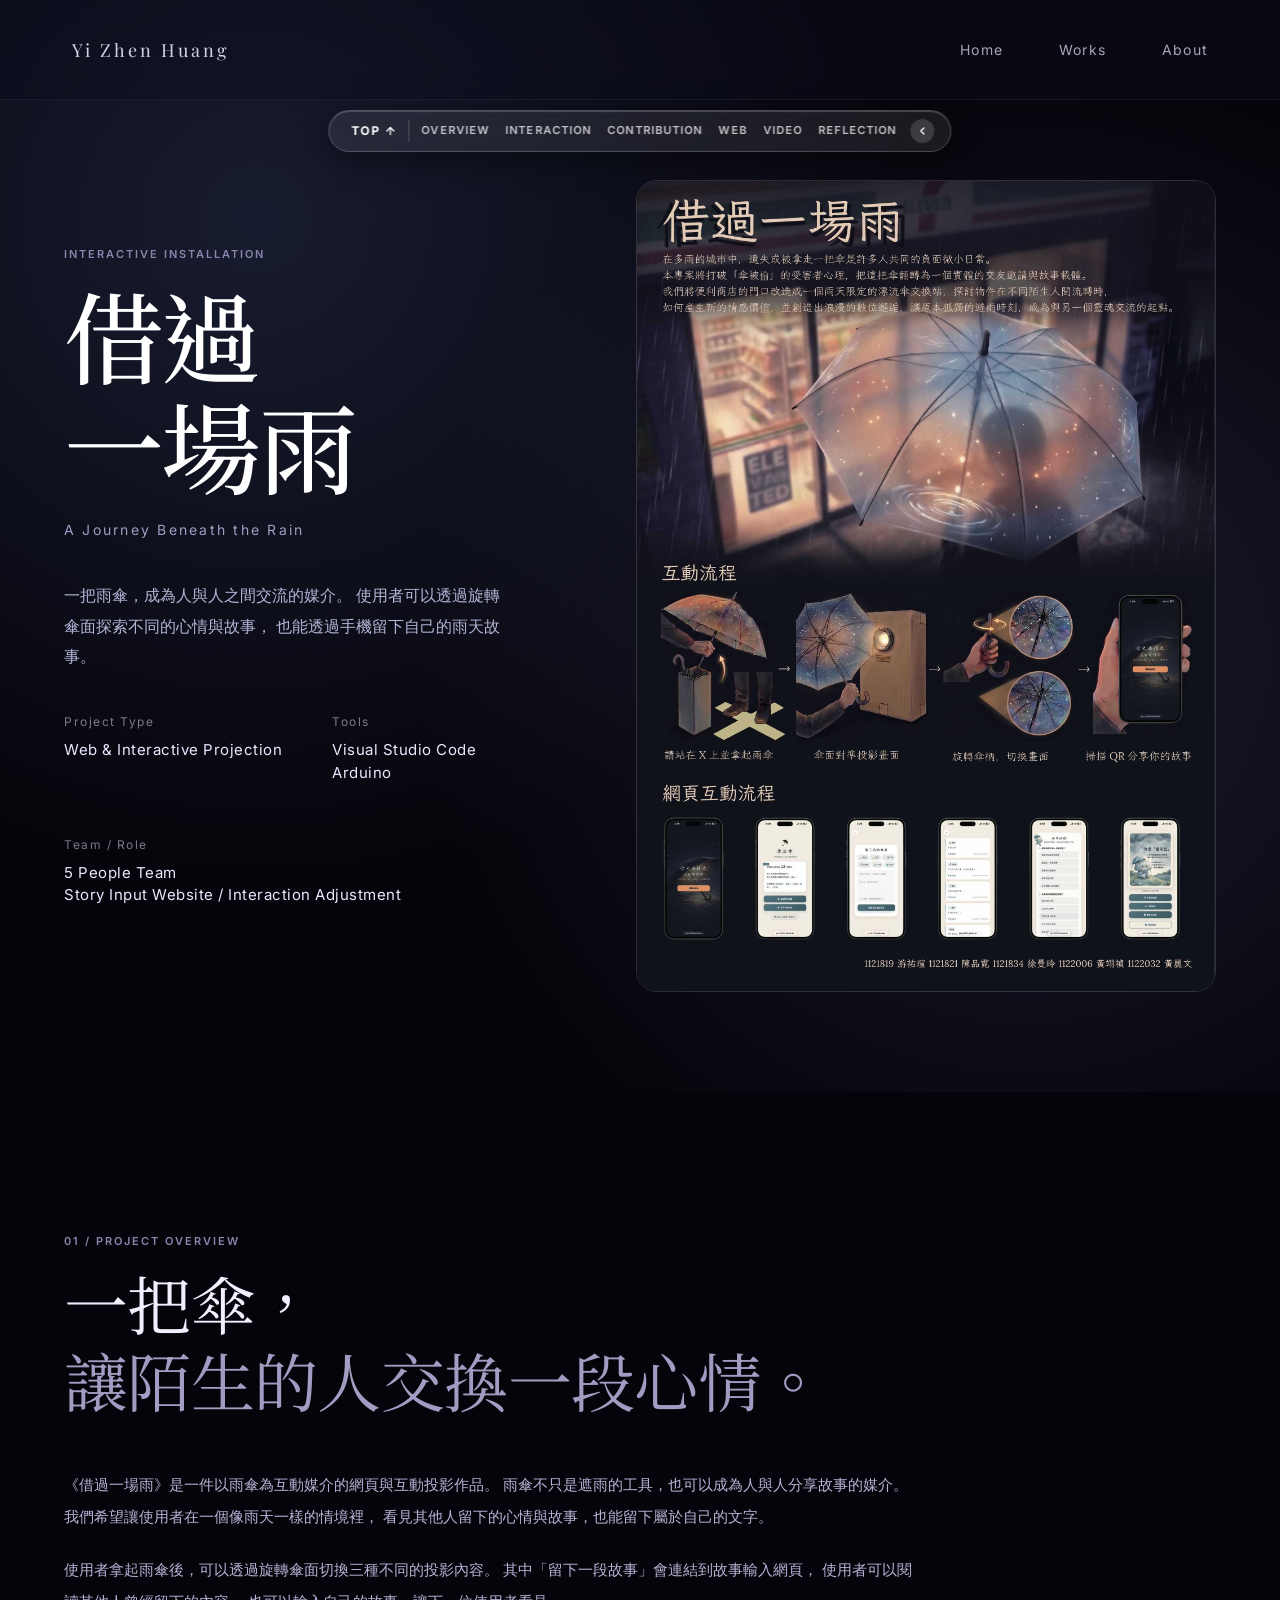
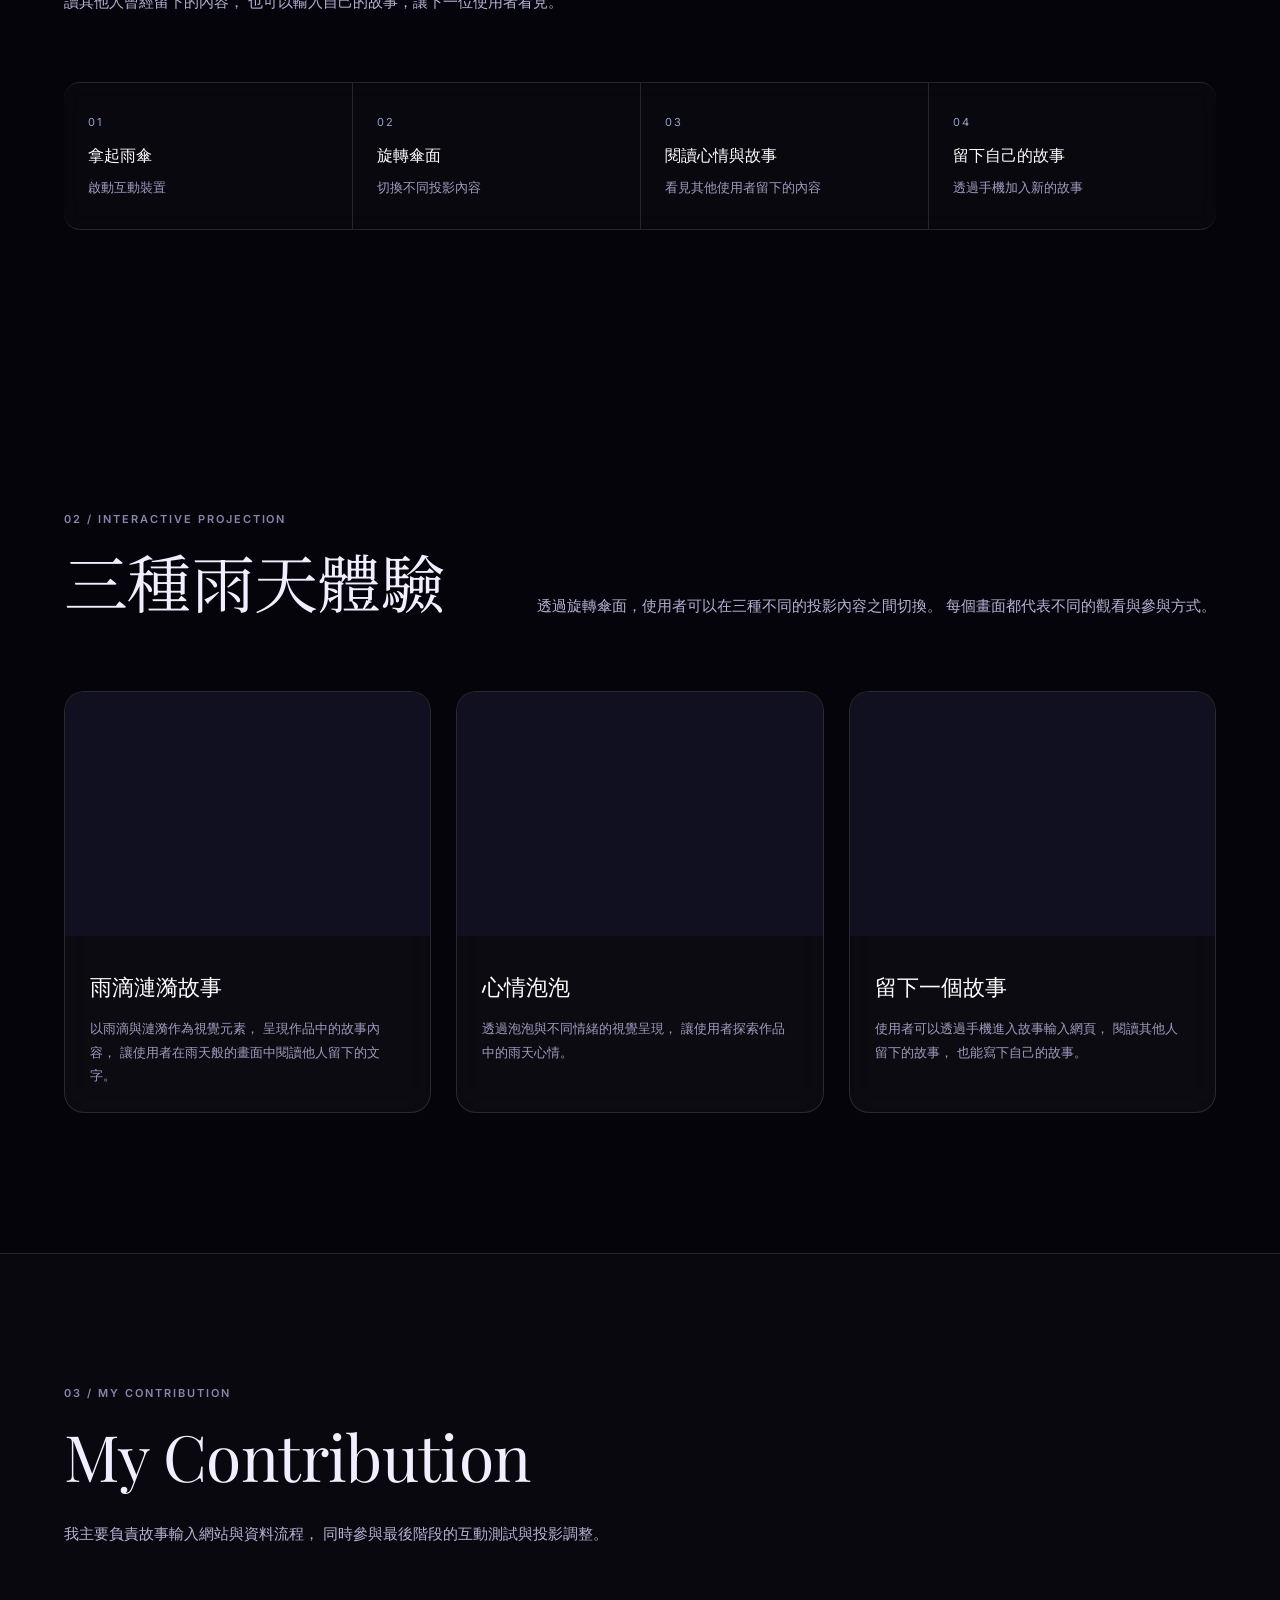
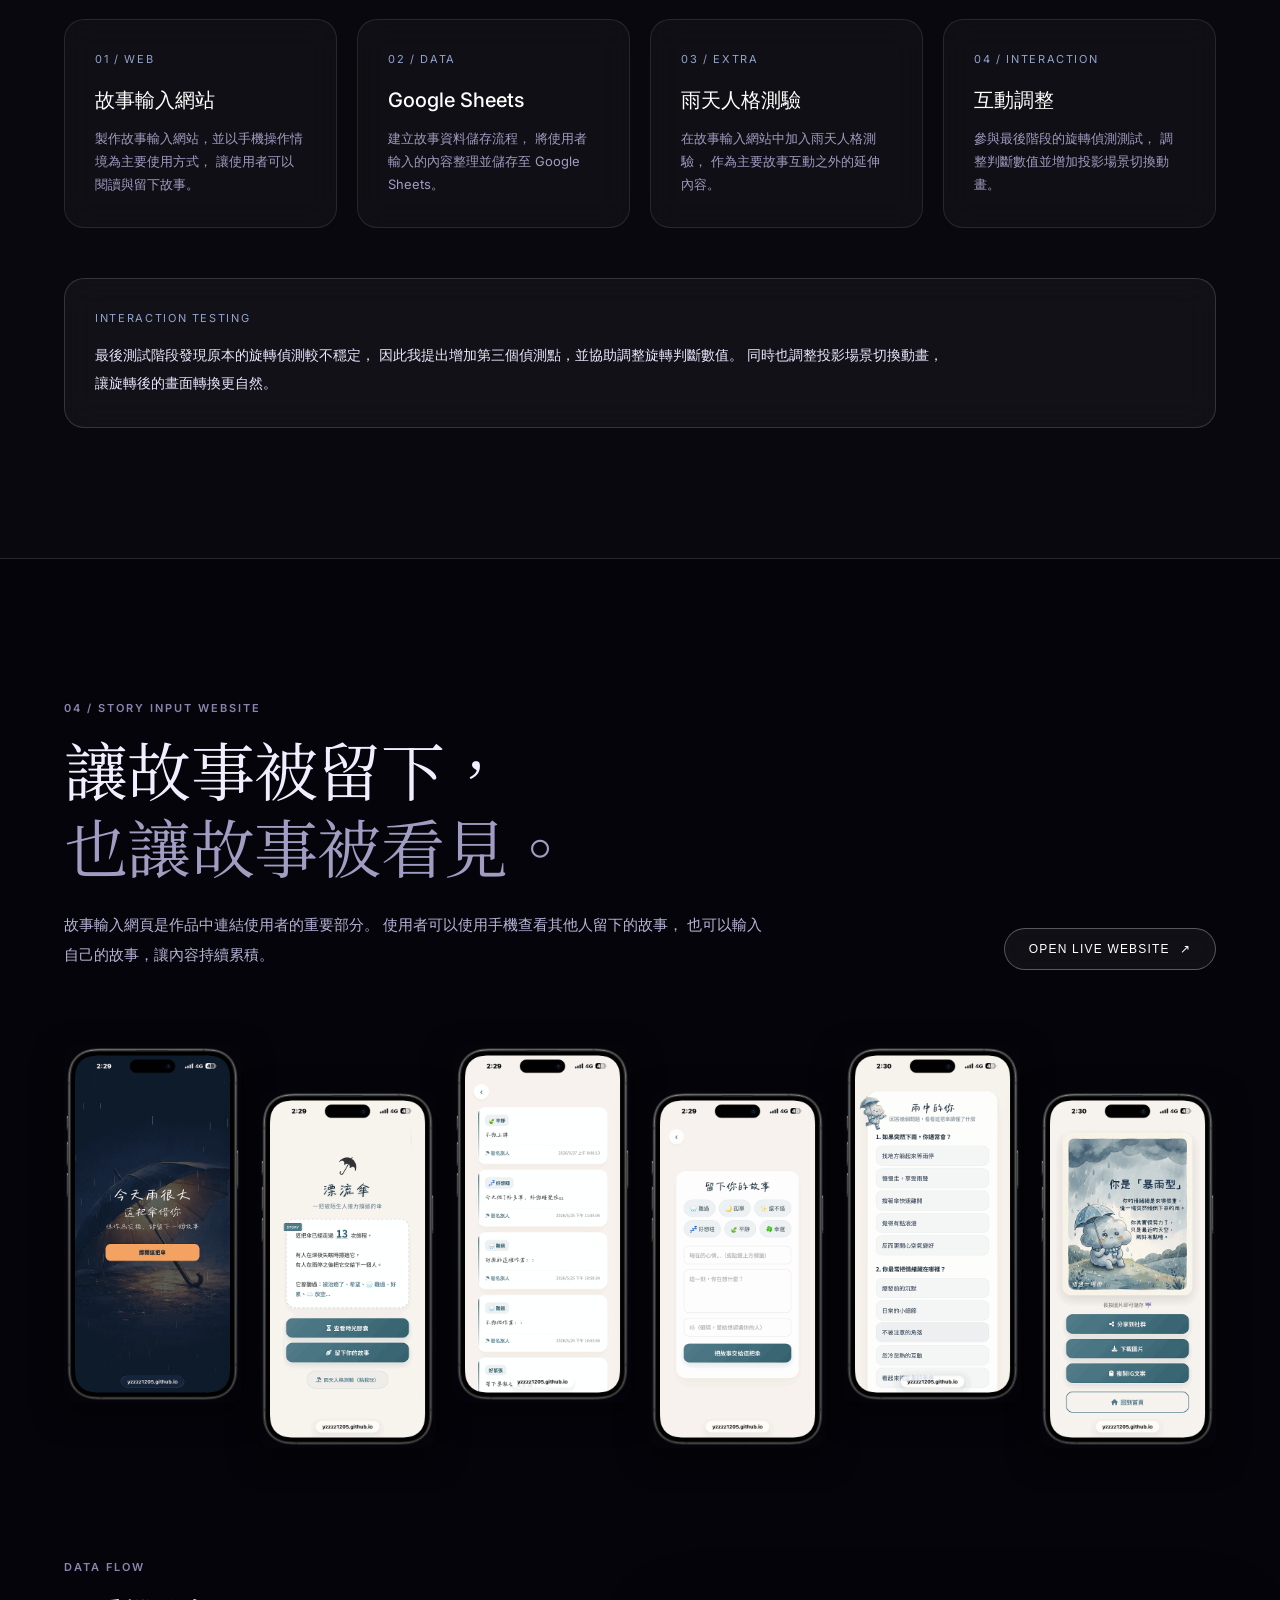
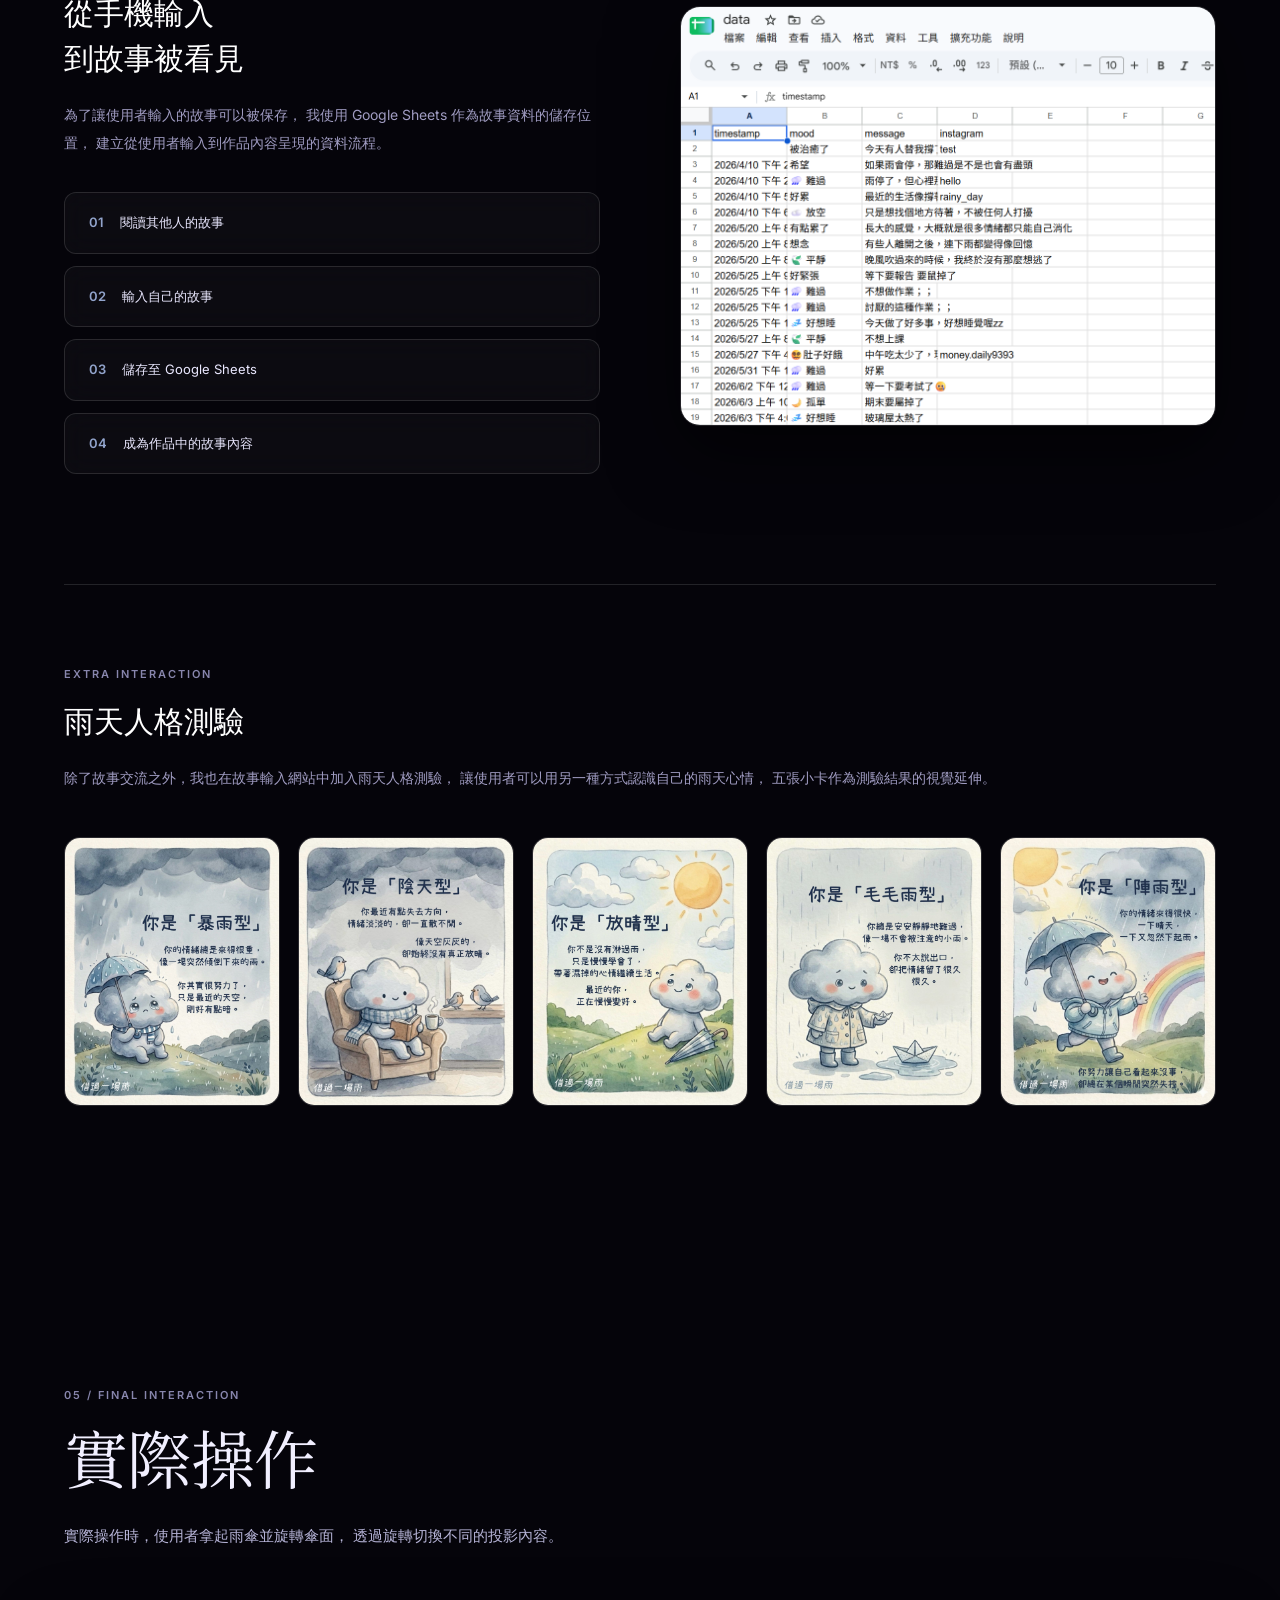
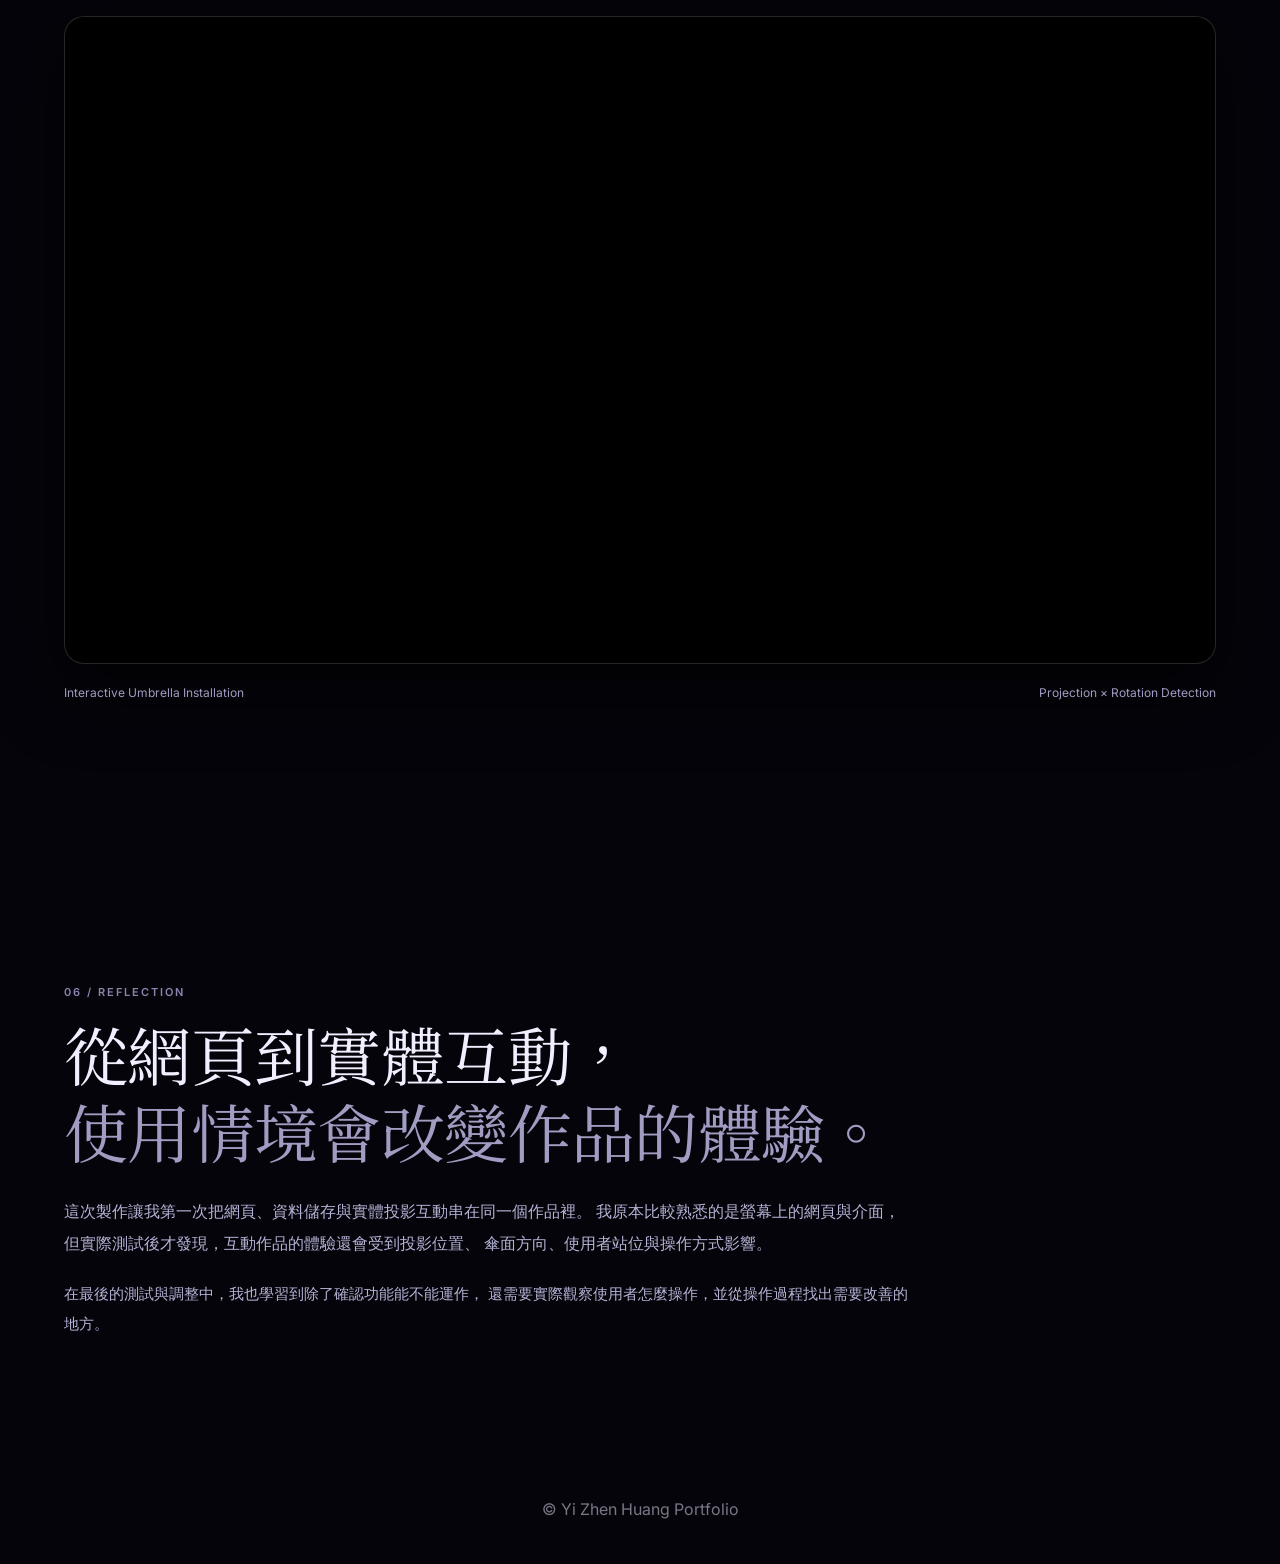
<file: umbrella/umbrella.html>
<!DOCTYPE html>
<html lang="zh-Hant">

<head>
    <meta charset="UTF-8">
    <meta name="viewport" content="width=device-width, initial-scale=1.0">

    <title>借過一場雨 | Portfolio</title>

    <meta name="description" content="借過一場雨｜以雨傘作為互動媒介的網頁與互動投影作品，讓使用者透過雨傘閱讀他人的心情與故事，也能留下自己的故事。">

    <!-- Google Fonts -->
    <link
        href="https://fonts.googleapis.com/css2?family=LXGW+WenKai+TC:wght@400;700&family=Zen+Maru+Gothic:wght@500;700&family=Playfair+Display:wght@500;700&family=Inter:wght@300;400;500;600&family=Noto+Serif+TC:wght@400;700&display=swap"
        rel="stylesheet">
    <link rel="stylesheet" href="https://cdnjs.cloudflare.com/ajax/libs/font-awesome/6.5.1/css/all.min.css" />

    <!-- CSS 載入順序與結構 -->
    <link rel="stylesheet" href="../mobile-menu.css">
    <link rel="icon" href="../logo.PNG">

    <style>
        /* =========================================================
           01. RESET & BASE
        ========================================================= */

        * {
            margin: 0;
            padding: 0;
            box-sizing: border-box;
        }

        html {
            scroll-behavior: smooth;
        }

        body {
            font-family: 'Inter', "Noto Sans TC", "PingFang TC", "Microsoft JhengHei", sans-serif;
            background: #05040a;
            color: #eae8ff;
            line-height: 1.8;
            overflow-x: hidden;
        }

        img,
        video {
            display: block;
            max-width: 100%;
        }

        a {
            color: inherit;
            text-decoration: none;
        }


        /* =========================================================
           02. VARIABLES & UTILITIES
        ========================================================= */

        :root {
            --bg: #05040a;
            --paper: rgba(255, 255, 255, 0.03);
            --paper-hover: rgba(255, 255, 255, 0.06);
            --dark: #ffffff;
            --muted: #a09cc2;
            --line: rgba(255, 255, 255, 0.12);
            --accent: #92a4cc;
            --white: #ffffff;

            --max-width: 1280px;
            --side-padding: clamp(24px, 5vw, 80px);
        }

        /* 確保 Works Overlay 層級高於選單 nav (1000) 與 subnav (990) 且高度與間隔對齊 image.html */
        #worksOverlay {
            z-index: 10000 !important;
            line-height: normal;
        }

        #worksOverlay * {
            box-sizing: border-box;
        }

        /* 滾動動畫基底 */
        .reveal {
            opacity: 0;
            transform: translateY(30px);
            transition: opacity 0.8s ease, transform 0.8s ease;
        }

        .reveal.active {
            opacity: 1;
            transform: translateY(0);
        }


        /* =========================================================
           03. MAIN NAVIGATION
        ========================================================= */

        .nav {
            height: 100px;
            padding: 0 72px;
            display: flex;
            align-items: center;
            justify-content: space-between;
            position: fixed;
            top: 0;
            left: 0;
            width: 100%;
            z-index: 1000;
            line-height: normal;

            background: rgba(15, 14, 30, .45);
            backdrop-filter: blur(12px);
            -webkit-backdrop-filter: blur(12px);
            border-bottom: 1px solid rgba(160, 160, 255, .08);
        }

        .logo {
            font-family: 'Playfair Display', serif;
            font-size: 18px;
            letter-spacing: 3px;
            opacity: .9;
            line-height: normal;
        }

        .menu {
            display: flex;
            gap: 56px;
            list-style: none;
            line-height: normal;
        }

        .menu li {
            position: relative;
            font-size: 14px;
            letter-spacing: 1.2px;
            opacity: .7;
            transition: .4s;
            cursor: pointer;
            line-height: normal;
        }

        .menu li a {
            color: inherit;
            text-decoration: none;
            display: block;
        }

        .menu li::after {
            content: '';
            position: absolute;
            left: -10%;
            bottom: -8px;
            width: 120%;
            height: 1px;
            background: linear-gradient(90deg, transparent, rgba(122, 162, 227, .8), transparent);
            opacity: 0;
            transition: .4s;
        }

        .menu li:hover {
            opacity: 1;
        }

        .menu li:hover::after {
            opacity: 1;
        }


        /* =========================================================
           04. FLOATING SUB NAV
        ========================================================= */

        .section-subnav-wrapper {
            position: fixed;
            top: 110px;
            left: 50%;
            transform: translateX(-50%);
            z-index: 990;
            width: auto;
            transition: all 0.4s cubic-bezier(0.4, 0, 0.2, 1);
        }

        .section-subnav {
            display: flex;
            align-items: center;
            gap: 12px;
            padding: 8px 16px 8px 22px;
            background: rgba(255, 255, 255, 0.08);
            backdrop-filter: blur(24px);
            -webkit-backdrop-filter: blur(24px);
            border: 1px solid rgba(255, 255, 255, 0.2);
            border-radius: 50px;
            box-shadow: 0 10px 30px rgba(0, 0, 0, 0.4), inset 0 1px 1px rgba(255, 255, 255, 0.2);
            transition: all 0.4s cubic-bezier(0.4, 0, 0.2, 1);
        }

        .section-subnav-title {
            font-size: 12px;
            letter-spacing: 0.12em;
            color: #ffffff;
            font-weight: 700;
            padding-right: 12px;
            border-right: 1px solid rgba(255, 255, 255, 0.2);
            display: flex;
            align-items: center;
            white-space: nowrap;
            transition: color .3s ease, text-shadow .3s ease, border-color .3s ease;
        }

        .section-subnav-title:hover {
            color: #ffffff;
            text-shadow: 0 0 8px rgba(255, 255, 255, 0.6);
        }

        .section-subnav-links {
            display: flex;
            align-items: center;
            gap: 16px;
            max-width: 700px;
            opacity: 1;
            overflow: hidden;
            transition: all 0.4s cubic-bezier(0.4, 0, 0.2, 1);
            white-space: nowrap;
        }

        .section-subnav-links a {
            font-size: 11px;
            font-weight: 600;
            color: #ffffff;
            opacity: 0.75;
            letter-spacing: 0.1em;
            transition: all .3s ease;
        }

        .section-subnav-links a:hover {
            opacity: 1;
            text-shadow: 0 0 8px rgba(255, 255, 255, 0.5);
        }

        .subnav-toggle-btn {
            background: rgba(255, 255, 255, 0.15);
            border: none;
            outline: none;
            cursor: pointer;
            width: 24px;
            height: 24px;
            border-radius: 50%;
            display: flex;
            align-items: center;
            justify-content: center;
            color: #ffffff;
            margin-left: 2px;
            transition: all 0.3s ease;
            flex-shrink: 0;
            font-family: inherit;
        }

        .subnav-toggle-btn:hover {
            background: rgba(255, 255, 255, 0.3);
            color: #ffffff;
        }

        .subnav-toggle-btn svg {
            transition: transform 0.4s ease;
        }

        .section-subnav.collapsed {
            padding-right: 12px;
        }

        .section-subnav.collapsed .section-subnav-links {
            max-width: 0;
            opacity: 0;
            margin: 0;
            padding: 0;
            pointer-events: none;
        }

        .section-subnav.collapsed .section-subnav-title {
            border-right: none;
            padding-right: 4px;
        }

        .section-subnav.collapsed .subnav-toggle-btn svg {
            transform: rotate(180deg);
        }


        /* =========================================================
           05. COMMON SECTIONS & TYPOGRAPHY
        ========================================================= */

        .section {
            width: min(var(--max-width), calc(100% - var(--side-padding) * 2));
            margin: 0 auto;
            padding: 140px 0;
        }

        .eyebrow {
            margin-bottom: 14px;
            font-size: 11px;
            font-weight: 600;
            letter-spacing: 0.18em;
            text-transform: uppercase;
            color: #8886ad;
        }

        .section-title {
            font-family: 'Playfair Display', 'Noto Serif TC', serif;
            font-size: clamp(34px, 5vw, 64px);
            font-weight: 400;
            line-height: 1.2;
            letter-spacing: -0.01em;
            color: #f1efff;
        }

        .section-title span {
            color: var(--muted);
        }

        .section-description {
            max-width: 700px;
            margin-top: 24px;
            color: #b5b3d6;
            font-size: 15px;
            line-height: 2;
        }


        /* =========================================================
           06. HERO SECTION & PROJECT INFO
        ========================================================= */

        .hero {
            position: relative;
            min-height: 100vh;
            padding: 180px var(--side-padding) 100px;
            display: flex;
            align-items: center;
            background:
                radial-gradient(circle at 20% 20%, rgba(80, 100, 160, 0.25), transparent 50%),
                radial-gradient(circle at 80% 60%, rgba(120, 110, 180, 0.2), transparent 50%),
                #05040a;
        }

        .hero-inner {
            width: min(var(--max-width), 100%);
            margin: 0 auto;
            display: grid;
            grid-template-columns: 0.85fr 1.15fr;
            gap: clamp(50px, 8vw, 120px);
            align-items: center;
        }

        .hero-text {
            padding-bottom: 20px;
        }

        .hero-title {
            font-family: 'Noto Serif TC', serif;
            font-size: clamp(54px, 8vw, 100px);
            font-weight: 500;
            line-height: 1.1;
            letter-spacing: -0.03em;
            color: #ffffff;
        }

        .hero-title-en {
            margin-top: 18px;
            font-size: 14px;
            letter-spacing: 0.16em;
            color: var(--muted);
        }

        .hero-description {
            max-width: 540px;
            margin-top: 38px;
            font-size: 16px;
            color: #b5b3d6;
            line-height: 1.9;
        }

        .project-info {
            margin-top: 40px;
            display: flex;
            justify-content: flex-start;
            gap: 50px;
            flex-wrap: wrap;
        }

        .project-item {
            display: flex;
            flex-direction: column;
            align-items: flex-start;
            min-width: 140px;
            text-align: left;
            transition: .35s;
        }

        .project-item:hover {
            transform: translateY(-4px);
        }

        .label {
            font-size: 12px;
            letter-spacing: 1.5px;
            opacity: .5;
            margin-bottom: 6px;
            color: #eae8ff;
        }

        .value {
            font-size: 15px;
            letter-spacing: .5px;
            text-align: left;
            line-height: 1.5;
            color: #eae8ff;
        }

        .hero-poster {
            width: min(100%, 580px);
            margin-left: auto;
            position: relative;
            overflow: hidden;
            border-radius: 20px;
        }

        .hero-poster img {
            width: 100%;
            aspect-ratio: 5 / 7;
            object-fit: cover;
            border-radius: 20px;
            border: 1px solid rgba(255, 255, 255, 0.15);
            box-shadow: 0 30px 80px rgba(0, 0, 0, 0.6);
        }


        /* =========================================================
           07. PROJECT OVERVIEW
        ========================================================= */

        .overview-layout {
            margin-top: 50px;
            max-width: 850px;
        }

        .overview-text {
            color: #b5b3d6;
            font-size: 15px;
            line-height: 2.1;
        }

        .overview-text p+p {
            margin-top: 22px;
        }

        .overview-flow {
            margin-top: 65px;
            display: grid;
            grid-template-columns: repeat(4, 1fr);
            border-top: 1px solid var(--line);
            border-bottom: 1px solid var(--line);
            background: rgba(255, 255, 255, 0.02);
            backdrop-filter: blur(12px);
            -webkit-backdrop-filter: blur(12px);
            border-radius: 16px;
            overflow: hidden;
        }

        .overview-flow-item {
            position: relative;
            padding: 30px 24px;
            transition: background 0.3s ease;
        }

        .overview-flow-item:hover {
            background: rgba(255, 255, 255, 0.04);
        }

        .overview-flow-content {
            display: block;
            transition: transform 0.3s cubic-bezier(0.25, 1, 0.5, 1);
            transform-origin: left center;
        }

        .overview-flow-item:hover .overview-flow-content {
            transform: scale(1.08);
        }

        .overview-flow-item+.overview-flow-item {
            border-left: 1px solid var(--line);
        }

        .overview-flow-number {
            font-size: 11px;
            letter-spacing: 0.15em;
            color: var(--accent);
        }

        .overview-flow-title {
            margin-top: 8px;
            font-size: 16px;
            font-weight: 500;
            color: #ffffff;
        }

        .overview-flow-text {
            margin-top: 6px;
            font-size: 13px;
            color: var(--muted);
        }


        /* =========================================================
           08. INTERACTION CARDS
        ========================================================= */

        .interaction-intro {
            display: flex;
            justify-content: space-between;
            align-items: flex-end;
            gap: 40px;
        }

        .interaction-grid {
            margin-top: 70px;
            display: grid;
            grid-template-columns: repeat(3, 1fr);
            gap: 25px;
        }

        .interaction-card {
            background: rgba(255, 255, 255, 0.03);
            backdrop-filter: blur(16px);
            -webkit-backdrop-filter: blur(16px);
            border: 1px solid rgba(255, 255, 255, 0.12);
            border-radius: 20px;
            overflow: hidden;
            transition: transform 0.45s cubic-bezier(0.16, 1, 0.3, 1), border-color 0.45s ease, background 0.45s ease, box-shadow 0.45s ease;
        }

        .interaction-card:hover {
            transform: translateY(-8px);
            background: rgba(255, 255, 255, 0.06);
            border-color: rgba(255, 255, 255, 0.28);
            box-shadow: 0 20px 45px rgba(120, 150, 255, 0.15), inset 0 1px 1px rgba(255, 255, 255, 0.2);
        }

        .interaction-video {
            aspect-ratio: 3 / 2;
            overflow: hidden;
            background: #111020;
        }

        .interaction-video video {
            width: 100%;
            height: 100%;
            object-fit: cover;
        }

        .interaction-content {
            padding: 25px;
        }

        .interaction-title {
            margin-top: 7px;
            font-size: 22px;
            font-weight: 500;
            color: #ffffff;
        }

        .interaction-text {
            margin-top: 10px;
            font-size: 13px;
            color: var(--muted);
            line-height: 1.8;
        }


        /* =========================================================
           09. CONTRIBUTION
        ========================================================= */

        .contribution-section {
            background: rgba(255, 255, 255, 0.015);
            border-top: 1px solid var(--line);
            border-bottom: 1px solid var(--line);
        }

        .contribution-section .section {
            padding-top: 130px;
            padding-bottom: 130px;
        }

        .contribution-grid {
            margin-top: 70px;
            display: grid;
            grid-template-columns: repeat(4, 1fr);
            gap: 20px;
        }

        .contribution-item {
            padding: 30px;
            background: rgba(255, 255, 255, 0.03);
            backdrop-filter: blur(16px);
            -webkit-backdrop-filter: blur(16px);
            border: 1px solid rgba(255, 255, 255, 0.1);
            border-radius: 20px;
            transition: transform 0.4s ease, border-color 0.4s ease;
        }

        .contribution-item:hover {
            transform: translateY(-6px);
            border-color: rgba(255, 255, 255, 0.25);
        }

        .contribution-number {
            font-size: 11px;
            color: var(--accent);
            letter-spacing: 0.15em;
        }

        .contribution-title {
            margin-top: 12px;
            font-size: 20px;
            color: #ffffff;
            font-weight: 500;
        }

        .contribution-text {
            margin-top: 9px;
            font-size: 13px;
            color: var(--muted);
            line-height: 1.8;
        }

        .contribution-note {
            margin-top: 50px;
            padding: 30px;
            border: 1px solid rgba(255, 255, 255, 0.15);
            background: rgba(255, 255, 255, 0.04);
            backdrop-filter: blur(16px);
            -webkit-backdrop-filter: blur(16px);
            border-radius: 20px;
        }

        .contribution-note-title {
            font-size: 11px;
            letter-spacing: 0.15em;
            color: var(--accent);
        }

        .contribution-note-text {
            margin-top: 12px;
            max-width: 850px;
            font-size: 14px;
            color: #eae8ff;
            line-height: 2;
        }


        /* =========================================================
           10. WEBSITE & PHONE MOCKUPS
        ========================================================= */

        .website-header {
            display: flex;
            justify-content: space-between;
            align-items: flex-end;
            gap: 40px;
        }

        .website-link {
            display: inline-flex;
            align-items: center;
            gap: 10px;
            padding: 13px 24px;
            border: 1px solid rgba(255, 255, 255, 0.3);
            background: rgba(255, 255, 255, 0.05);
            backdrop-filter: blur(10px);
            border-radius: 100px;
            font-size: 12px;
            letter-spacing: 0.1em;
            color: #ffffff;
            transition: all 0.3s ease;
            cursor: pointer;
        }

        .website-link:hover {
            background: #ffffff;
            color: #05040a;
            box-shadow: 0 0 20px rgba(255, 255, 255, 0.4);
        }

        .phone-grid {
            margin-top: 75px;
            display: grid;
            grid-template-columns: repeat(6, 1fr);
            gap: 18px;
            align-items: start;
        }

        .phone {
            width: 100%;
            background: transparent;
            border: none;
            position: relative;
            cursor: pointer;
            z-index: 1;
            transition: transform 0.4s cubic-bezier(0.25, 0.8, 0.25, 1), filter 0.4s ease;
        }

        .phone:nth-child(even) {
            margin-top: 45px;
        }

        .phone:hover,
        .phone.reveal.active:hover {
            transform: translateY(-12px) scale(1.2) !important;
            filter: brightness(1.1);
            z-index: 20;
        }

        .phone img {
            width: 100%;
            display: block;
            height: auto;
            border-radius: 12px;
            box-shadow: 0 10px 30px rgba(0, 0, 0, 0.5);
            transition: box-shadow 0.4s ease;
        }

        .phone:hover img {
            box-shadow: 0 25px 50px rgba(0, 0, 0, 0.8), 0 0 20px rgba(146, 164, 204, 0.3);
        }


        /* =========================================================
           11. DATA FLOW & PERSONALITY SUB-SECTION
        ========================================================= */

        .website-process {
            margin-top: 110px;
            display: grid;
            grid-template-columns: 1fr 1fr;
            gap: 80px;
            align-items: center;
        }

        .process-text h3 {
            font-size: 30px;
            font-weight: 500;
            line-height: 1.5;
            color: #ffffff;
        }

        .process-text p {
            margin-top: 20px;
            color: var(--muted);
            font-size: 14px;
            line-height: 2;
        }

        .process-flow {
            margin-top: 35px;
            display: flex;
            flex-direction: column;
            gap: 12px;
        }

        .flow-item {
            position: relative;
            padding: 18px 24px;
            border: 1px solid rgba(255, 255, 255, 0.12);
            background: rgba(255, 255, 255, 0.03);
            backdrop-filter: blur(12px);
            border-radius: 12px;
            font-size: 13px;
            color: #eae8ff;
            transition: border-color 0.3s ease, background 0.3s ease;
        }

        .flow-item:hover {
            border-color: rgba(255, 255, 255, 0.25);
            background: rgba(255, 255, 255, 0.06);
        }

        .flow-item-content {
            display: inline-block;
            transition: transform 0.3s cubic-bezier(0.25, 1, 0.5, 1);
            transform-origin: left center;
        }

        .flow-item:hover .flow-item-content {
            transform: scale(1.08);
        }

        .flow-item strong {
            margin-right: 12px;
            font-weight: 600;
            color: var(--accent);
        }

        .sheet-image {
            position: relative;
            overflow: hidden;
            border-radius: 20px;
            border: 1px solid rgba(255, 255, 255, 0.12);
            box-shadow: 0 25px 70px rgba(0, 0, 0, 0.6);
        }

        .sheet-image img {
            width: 100%;
            height: auto;
        }

        .website-personality {
            margin-top: 110px;
            padding-top: 80px;
            border-top: 1px solid var(--line);
        }

        .personality-grid {
            margin-top: 45px;
            display: grid;
            grid-template-columns: repeat(5, 1fr);
            gap: 18px;
        }

        .personality-card {
            position: relative;
            overflow: hidden;
            background: rgba(255, 255, 255, 0.03);
            border-radius: 16px;
            border: 1px solid rgba(255, 255, 255, 0.12);
            cursor: pointer;
            z-index: 1;
            transition: transform 0.4s cubic-bezier(0.25, 0.8, 0.25, 1), border-color 0.4s ease, filter 0.4s ease, box-shadow 0.4s ease;
        }

        .personality-card:hover,
        .personality-card.reveal.active:hover {
            transform: translateY(-12px) scale(1.2) !important;
            border-color: rgba(255, 255, 255, 0.4);
            filter: brightness(1.1);
            box-shadow: 0 25px 50px rgba(0, 0, 0, 0.8), 0 0 25px rgba(146, 164, 204, 0.3);
            z-index: 20;
        }

        .personality-card img {
            width: 100%;
            aspect-ratio: 4 / 5;
            object-fit: cover;
            display: block;
        }


        /* =========================================================
           12. FINAL VIDEO
        ========================================================= */

        .final-video-wrapper {
            margin-top: 65px;
            position: relative;
            width: 100%;
            aspect-ratio: 16 / 9;
            overflow: hidden;
            border-radius: 20px;
            border: 1px solid rgba(255, 255, 255, 0.15);
            background: #000;
            box-shadow: 0 25px 70px rgba(0, 0, 0, 0.7);
        }

        .final-video-wrapper iframe {
            position: absolute;
            inset: 0;
            width: 100%;
            height: 100%;
            border: 0;
        }

        .video-caption {
            margin-top: 18px;
            display: flex;
            justify-content: space-between;
            gap: 30px;
            color: var(--muted);
            font-size: 12px;
        }


        /* =========================================================
           13. REFLECTION
        ========================================================= */

        .reflection {
            padding: 140px 0 116px;
            margin-bottom: 0;
            display: block;
        }

        .reflection-inner {
            width: 100%;
            max-width: 850px;
        }

        .reflection-text {
            margin-top: 24px;
            font-size: 16px;
            line-height: 2;
            color: #b5b3d6;
        }

        .reflection-small {
            margin-top: 20px;
            max-width: 850px;
            color: #b5b3d6;
            font-size: 15px;
            line-height: 2;
        }


        /* =========================================================
           14. FOOTER
        ========================================================= */

        .footer {
            text-align: center;
            background: transparent;
            opacity: 0.5;
            padding: 40px 0;
            margin: 0;
        }


        /* =========================================================
           15. PREVIEW MODAL (490*990 尺寸彈窗)
        ========================================================= */

        .demo-modal {
            display: flex;
            flex-direction: column;
            position: fixed;
            top: 0;
            left: 0;
            width: 100vw;
            height: 100vh;
            background: rgba(5, 4, 10, 0.88);
            backdrop-filter: blur(12px);
            -webkit-backdrop-filter: blur(12px);
            z-index: 20000;
            justify-content: center;
            align-items: center;
            gap: 16px;

            opacity: 0;
            visibility: hidden;
            transition: opacity 0.4s ease, visibility 0.4s ease;
        }

        .demo-modal.open {
            opacity: 1;
            visibility: visible;
        }

        .modal-header {
            display: flex;
            align-items: center;
            gap: 16px;
            z-index: 2;
        }

        .modal-close-btn,
        .modal-visit-btn {
            background: rgba(255, 255, 255, 0.08);
            color: #eae8ff;
            border: 1px solid rgba(255, 255, 255, 0.2);
            padding: 8px 20px;
            font-size: 13px;
            border-radius: 30px;
            cursor: pointer;
            text-decoration: none;
            transition: all 0.3s ease;
            display: flex;
            align-items: center;
            gap: 8px;
            font-family: inherit;
        }

        .modal-visit-btn:hover {
            background: rgba(146, 164, 204, 0.3);
            border-color: rgba(146, 164, 204, 0.6);
            color: #ffffff;
            box-shadow: 0 0 15px rgba(146, 164, 204, 0.3);
        }

        .modal-close-btn:hover {
            background: rgba(255, 100, 100, 0.25);
            border-color: rgba(255, 100, 100, 0.5);
            color: #ff9aa2;
        }

        .modal-phone-screen {
            position: relative;
            width: min(490px, 90vw);
            height: min(990px, 80vh);
            background: #000000;
            border: 1px solid rgba(255, 255, 255, 0.2);
            border-radius: 12px;
            box-shadow: 0 25px 60px rgba(0, 0, 0, 0.8), 0 0 35px rgba(146, 164, 204, 0.2);
            overflow: hidden;

            transform: scale(0.85) translateY(20px);
            transition: transform 0.4s cubic-bezier(0.16, 1, 0.3, 1);
        }

        .demo-modal.open .modal-phone-screen {
            transform: scale(1) translateY(0);
        }

        #demoFrame {
            width: 100%;
            height: 100%;
            border: none;
            background: #05040a;
            border-radius: 12px;
        }


        /* =========================================================
           16. PARTICLE CANVAS STYLE
        ========================================================= */

        .particle-canvas {
            position: absolute;
            top: 0;
            left: 0;
            width: 100%;
            height: 100%;
            pointer-events: none;
            z-index: 10;
            border-radius: inherit;
        }


        /* =========================================================
           17. RESPONSIVE
        ========================================================= */

        @media (max-width: 1000px) {

            .hero-inner {
                grid-template-columns: 1fr;
            }

            .hero-poster {
                margin: 0 auto;
                width: min(100%, 550px);
            }

            .overview-flow {
                grid-template-columns: repeat(2, 1fr);
            }

            .overview-flow-item:nth-child(3) {
                border-left: none;
                border-top: 1px solid var(--line);
            }

            .overview-flow-item:nth-child(4) {
                border-top: 1px solid var(--line);
            }

            .interaction-grid {
                grid-template-columns: 1fr;
            }

            .contribution-grid {
                grid-template-columns: repeat(2, 1fr);
            }

            .phone-grid {
                grid-template-columns: repeat(3, 1fr);
            }

            .phone:nth-child(even) {
                margin-top: 0;
            }

            .website-process {
                grid-template-columns: 1fr;
                gap: 50px;
            }

            .personality-grid {
                grid-template-columns: repeat(3, 1fr);
            }
        }

        @media (max-width: 768px) {

            .nav {
                height: 70px;
                padding: 0 20px;
            }

            .logo {
                font-size: 14px;
                letter-spacing: 2px;
            }

            .menu {
                display: none;
            }

            .hamburger {
                display: flex;
            }

            .section-subnav-wrapper {
                top: 82px;
                width: auto;
            }

            .section-subnav {
                padding: 6px 14px;
            }

            .section-subnav-title {
                font-size: 11px;
                padding-right: 0;
                border-right: none;
            }

            .section-subnav-links,
            .subnav-toggle-btn {
                display: none !important;
            }
        }


        @media (max-width: 650px) {

            .section {
                width: calc(100% - 40px);
                padding: 90px 0;
            }

            .hero {
                padding: 140px 20px 70px;
            }

            .hero-title {
                font-size: 54px;
            }

            .interaction-intro,
            .website-header {
                display: block;
            }

            .website-link {
                margin-top: 30px;
            }

            .overview-flow {
                grid-template-columns: 1fr;
            }

            .overview-flow-item+.overview-flow-item {
                border-left: none;
                border-top: 1px solid var(--line);
            }

            .contribution-grid {
                grid-template-columns: 1fr;
            }

            .phone-grid {
                grid-template-columns: repeat(2, 1fr);
                gap: 12px;
            }

            .personality-grid {
                grid-template-columns: repeat(2, 1fr);
            }

            .video-caption {
                display: block;
            }

            .video-caption span {
                display: block;
                margin-bottom: 6px;
            }

            .project-info {
                flex-direction: column;
                gap: 20px;
            }
        }
    </style>

    <!-- 將 workcard.css 放在自訂 style 之後載入，確保樣式與 image.html 100% 一致 -->
    <link rel="stylesheet" href="../workcard.css">
</head>

<body>

    <!-- =======================================================
     WORKS OVERLAY MODAL
======================================================= -->
    <div id="worksOverlay">
        <div class="works-panel">
            <button class="close-btn">✕</button>

            <h2 class="works-title">WORKS</h2>

            <div class="category-filters">
                <button class="filter-btn active" data-filter="all">All</button>
                <button class="filter-btn" data-filter="uiux">UI / UX</button>
                <button class="filter-btn" data-filter="web">Web Development</button>
                <button class="filter-btn" data-filter="app">App Design</button>
                <button class="filter-btn" data-filter="illustration">Illustration</button>
            </div>

            <button class="nav-btn left">‹</button>
            <button class="nav-btn right">›</button>

            <div class="carousel">
                <div class="cards">

                    <div class="work-card" data-category="web">
                        <div class="card-media">
                            <img src="../card/card1.png" class="card-logo">
                            <video class="card-video" muted loop playsinline>
                                <source src="../card/card1.mp4" type="video/mp4">
                            </video>
                        </div>
                        <span class="project-tag">WEB DEVELOPMENT</span>
                        <h3>海好有你</h3>
                        <div class="tools">
                            <div class="tool">
                                <img src="../icon/vs.JPG" alt="">
                                <span>Visual Studio Code</span>
                            </div>
                        </div>
                        <p>SDGs14 海洋保育互動網站，透過資訊與互動設計讓使用者理解海洋污染議題，並鼓勵參與環境行動。</p>
                        <a href="../ocean/ocean.html"><button>View Project</button></a>
                    </div>

                    <div class="work-card" data-category="web">
                        <div class="card-media">
                            <img src="../card/card-image.png" class="card-logo">
                            <video class="card-video" muted loop playsinline>
                                <source src="../card/card-image.mp4" type="video/mp4">
                            </video>
                        </div>
                        <span class="project-tag">WEB DEVELOPMENT</span>
                        <h3>修起來</h3>
                        <div class="tools">
                            <div class="tool">
                                <img src="../icon/vs.JPG" alt="">
                                <span>Visual Studio Code</span>
                            </div>
                        </div>
                        <p>線上圖片編輯網站，整合濾鏡、貼紙、拼圖與塗鴉等功能，讓使用者透過直覺操作快速完成個人化影像創作。</p>
                        <a href="../image-editing/image.html"><button>View Project</button></a>
                    </div>

                    <div class="work-card" data-category="web">
                        <div class="card-media">
                            <img src="../card/card-umbrella.png" class="card-logo">
                            <video class="card-video" muted loop playsinline>
                                <source src="../card/card-umbrella.mp4" type="video/mp4">
                            </video>
                        </div>
                        <span class="project-tag">WEB & INTERACTIVE</span>
                        <h3>借過一場雨</h3>
                        <div class="tools">
                            <div class="tool">
                                <img src="../icon/vs.JPG" alt="VS Code">
                                <span>Visual Studio Code</span>
                            </div>
                        </div>
                        <p>以雨傘作為互動媒介的網頁與互動投影作品，讓使用者透過雨傘閱讀他人的心情與故事，也能留下自己的故事。</p>
                        <a href="./umbrella.html"><button>View Project</button></a>
                    </div>

                    <div class="work-card" data-category="app">
                        <div class="card-media">
                            <img src="../card/card2.png" class="card-logo">
                            <video class="card-video" muted loop playsinline>
                                <source src="../card/card2.mp4" type="video/mp4">
                            </video>
                        </div>
                        <span class="project-tag">APP DESIGN</span>
                        <h3>咖啡廳點餐 App</h3>
                        <div class="tools">
                            <div class="tool">
                                <img src="../icon/androidstudio.JPG" alt="">
                                <span>Android Studio</span>
                            </div>
                        </div>
                        <p>以 Android Studio 開發的行動點餐應用程式，提供咖啡與甜點搜尋、加入購物車與結帳流程。</p>
                        <a href="../coffee/coffee.html"><button>View Project</button></a>
                    </div>

                    <div class="work-card" data-category="uiux">
                        <div class="card-media">
                            <img src="../card/card3.png" class="card-logo">
                            <video class="card-video" muted loop playsinline>
                                <source src="../card/card3.mp4" type="video/mp4">
                            </video>
                        </div>
                        <span class="project-tag">UI / UX DESIGN</span>
                        <h3>Invisible Mask</h3>
                        <div class="tools">
                            <div class="tool">
                                <img src="../icon/figma.PNG" alt="">
                                <span>Figma</span>
                            </div>
                        </div>
                        <p>是一款以 Figma 設計的美妝 App，結合 AI 臉部分析與 AR 試妝，打造快速且個人化的妝容體驗。</p>
                        <a href="../mask/mask.html"><button>View Project</button></a>
                    </div>

                    <div class="work-card" data-category="uiux">
                        <div class="card-media">
                            <img src="../card/card_familymart.png" class="card-logo">
                            <video class="card-video" muted loop playsinline>
                                <source src="../card/card_familymart.mp4" type="video/mp4">
                            </video>
                        </div>
                        <span class="project-tag">UI / UX DESIGN</span>
                        <h3>FamilyMart App Redesign</h3>
                        <div class="tools">
                            <div class="tool">
                                <img src="../icon/figma.PNG" alt="">
                                <span>Figma</span>
                            </div>
                        </div>
                        <p>針對全家 App 進行 UI/UX 改版，聚焦高頻使用情境，優化操作流程與資訊架構，提升結帳效率與使用體驗。</p>
                        <a href="../familymart/family.html"><button>View Project</button></a>
                    </div>

                    <div class="work-card image-slider-card" data-category="illustration">
                        <div class="card-media">
                            <div class="slider">
                                <div class="track">
                                    <img src="../card/card4.PNG" class="slide active">
                                    <img src="../draw/spring-bg.PNG" class="slide">
                                    <img src="../draw/summer-bg.PNG" class="slide">
                                    <img src="../draw/autumn-bg.PNG" class="slide">
                                    <img src="../draw/winter-bg.PNG" class="slide">
                                    <img src="../draw/space-bg.PNG" class="slide">
                                </div>
                            </div>
                        </div>
                        <span class="project-tag">ILLUSTRATION</span>
                        <h3>小熊歷險記</h3>
                        <div class="tools">
                            <div class="tool">
                                <img src="../icon/procreate.JPG" alt="">
                                <span>Procreate</span>
                            </div>
                            <div class="tool">
                                <img src="../icon/ppt.JPG" alt="">
                                <span>PowerPoint</span>
                            </div>
                        </div>
                        <p>童話風卡牌互動遊戲，透過插畫敘事與四季場景變化，呈現角色的成長歷程與情感體驗。</p>
                        <a href="../draw/draw.html"><button>View Project</button></a>
                    </div>

                    <div class="work-card image-slider-card" data-category="illustration">
                        <div class="card-media">
                            <div class="slider">
                                <div class="track">
                                    <img src="../card/card_book.JPG" class="slide active">
                                    <img src="../book/page-01.JPG" class="slide">
                                    <img src="../book/page-02.JPG" class="slide">
                                    <img src="../book/page-05.JPG" class="slide">
                                    <img src="../book/page-13.JPG" class="slide">
                                </div>
                            </div>
                        </div>
                        <span class="project-tag">ILLUSTRATION</span>
                        <h3>透明的我，也有顏色</h3>
                        <div class="tools">
                            <div class="tool">
                                <img src="../icon/procreate.JPG" alt="">
                                <span>Procreate</span>
                            </div>
                            <div class="tool">
                                <img src="../icon/id.jpg" alt="">
                                <span>Adobe InDesign</span>
                            </div>
                        </div>
                        <p>以「顏色」作為個性與自我認同象徵的繪本，講述主角小透明從羨羨他人到尋找到自我顏色的故事。</p>
                        <a href="../book/book.html"><button>View Project</button></a>
                    </div>

                </div>
            </div>

            <div class="carousel-dots"></div>
        </div>
    </div>


    <!-- =======================================================
     MAIN NAVIGATION
======================================================= -->

    <nav class="nav">

        <div class="logo">Yi Zhen Huang</div>

        <ul class="menu">

            <li>
                <a href="../index.html">
                    Home
                </a>
            </li>

            <li>
                Works
            </li>

            <li>
                <a href="../about/about.html">
                    About
                </a>
            </li>

        </ul>

        <!-- 漢堡按鈕 (手機版) -->
        <div class="hamburger" id="hamburger">
            <span></span>
            <span></span>
            <span></span>
        </div>

    </nav>

    <!-- 手機版選單 -->
    <div class="mobile-menu" id="mobileMenu">
        <a href="../index.html">Home</a>
        <a href="#" id="mobileWorksBtn">Works</a>
        <a href="../about/about.html">About</a>
    </div>


    <!-- =======================================================
     FLOATING SUB NAV
======================================================= -->

    <div class="section-subnav-wrapper">

        <div class="section-subnav" id="sectionSubnav">

            <a href="#heroSection" class="section-subnav-title" title="Back to top">
                TOP
                <svg width="12" height="12" viewBox="0 0 24 24" fill="none" stroke="currentColor" stroke-width="2.5"
                    stroke-linecap="round" stroke-linejoin="round" style="margin-left: 4px;">
                    <line x1="12" y1="19" x2="12" y2="5"></line>
                    <polyline points="5 12 12 5 19 12"></polyline>
                </svg>
            </a>

            <div class="section-subnav-links">

                <a href="#overview">
                    OVERVIEW
                </a>

                <a href="#interaction">
                    INTERACTION
                </a>

                <a href="#contribution">
                    CONTRIBUTION
                </a>

                <a href="#website">
                    WEB
                </a>

                <a href="#finalVideo">
                    VIDEO
                </a>

                <a href="#reflection">
                    REFLECTION
                </a>

            </div>

            <button class="subnav-toggle-btn" id="subnavToggleBtn" title="展開/縮小選單" aria-label="Toggle Navigation">
                <svg width="12" height="12" viewBox="0 0 24 24" fill="none" stroke="currentColor" stroke-width="2.5"
                    stroke-linecap="round" stroke-linejoin="round">
                    <polyline points="15 18 9 12 15 6"></polyline>
                </svg>
            </button>

        </div>

    </div>


    <!-- =========================================================
     HERO SECTION
========================================================= -->

    <header class="hero" id="heroSection">

        <div class="hero-inner">

            <div class="hero-text reveal">

                <div class="eyebrow">
                    Interactive Installation
                </div>

                <h1 class="hero-title">
                    借過<br>
                    一場雨
                </h1>

                <div class="hero-title-en">
                    A Journey Beneath the Rain
                </div>

                <p class="hero-description">
                    一把雨傘，成為人與人之間交流的媒介。
                    使用者可以透過旋轉傘面探索不同的心情與故事，
                    也能透過手機留下自己的雨天故事。
                </p>

                <div class="project-info">

                    <div class="project-item">
                        <span class="label">Project Type</span>
                        <span class="value">Web & Interactive Projection</span>
                    </div>

                    <div class="project-item">
                        <span class="label">Tools</span>
                        <span class="value">Visual Studio Code<br>Arduino</span>
                    </div>

                    <div class="project-item">
                        <span class="label">Team / Role</span>
                        <span class="value">
                            5 People Team<br>
                            Story Input Website / Interaction Adjustment
                        </span>
                    </div>

                </div>

            </div>

            <div class="hero-poster reveal">

                <img src="poster.JPG" alt="借過一場雨展覽海報">

            </div>

        </div>

    </header>


    <!-- =========================================================
     PROJECT OVERVIEW
========================================================= -->

    <section class="section" id="overview">

        <div class="eyebrow reveal">
            01 / Project Overview
        </div>

        <h2 class="section-title reveal">
            一把傘，<br>
            <span>讓陌生的人交換一段心情。</span>
        </h2>


        <div class="overview-layout">

            <div class="overview-text reveal">

                <p>
                    《借過一場雨》是一件以雨傘為互動媒介的網頁與互動投影作品。
                    雨傘不只是遮雨的工具，也可以成為人與人分享故事的媒介。
                    我們希望讓使用者在一個像雨天一樣的情境裡，
                    看見其他人留下的心情與故事，也能留下屬於自己的文字。
                </p>

                <p>
                    使用者拿起雨傘後，可以透過旋轉傘面切換三種不同的投影內容。
                    其中「留下一段故事」會連結到故事輸入網頁，
                    使用者可以閱讀其他人曾經留下的內容，
                    也可以輸入自己的故事，讓下一位使用者看見。
                </p>

            </div>

        </div>

        <div class="overview-flow reveal">

            <div class="overview-flow-item">
                <div class="overview-flow-content">
                    <div class="overview-flow-number">
                        01
                    </div>

                    <div class="overview-flow-title">
                        拿起雨傘
                    </div>

                    <div class="overview-flow-text">
                        啟動互動裝置
                    </div>
                </div>
            </div>


            <div class="overview-flow-item">
                <div class="overview-flow-content">
                    <div class="overview-flow-number">
                        02
                    </div>

                    <div class="overview-flow-title">
                        旋轉傘面
                    </div>

                    <div class="overview-flow-text">
                        切換不同投影內容
                    </div>
                </div>
            </div>


            <div class="overview-flow-item">
                <div class="overview-flow-content">
                    <div class="overview-flow-number">
                        03
                    </div>

                    <div class="overview-flow-title">
                        閱讀心情與故事
                    </div>

                    <div class="overview-flow-text">
                        看見其他使用者留下的內容
                    </div>
                </div>
            </div>


            <div class="overview-flow-item">
                <div class="overview-flow-content">
                    <div class="overview-flow-number">
                        04
                    </div>

                    <div class="overview-flow-title">
                        留下自己的故事
                    </div>

                    <div class="overview-flow-text">
                        透過手機加入新的故事
                    </div>
                </div>
            </div>

        </div>

    </section>


    <!-- =========================================================
     THREE INTERACTIONS
========================================================= -->

    <section class="section" id="interaction">

        <div class="interaction-intro">

            <div>

                <div class="eyebrow reveal">
                    02 / Interactive Projection
                </div>

                <h2 class="section-title reveal">
                    三種雨天體驗
                </h2>

            </div>

            <p class="section-description reveal">
                透過旋轉傘面，使用者可以在三種不同的投影內容之間切換。
                每個畫面都代表不同的觀看與參與方式。
            </p>

        </div>


        <div class="interaction-grid">

            <article class="interaction-card reveal">

                <div class="interaction-video">

                    <video src="projection-01.mp4" muted loop playsinline preload="metadata"></video>

                </div>

                <div class="interaction-content">

                    <h3 class="interaction-title">
                        雨滴漣漪故事
                    </h3>

                    <p class="interaction-text">
                        以雨滴與漣漪作為視覺元素，
                        呈現作品中的故事內容，
                        讓使用者在雨天般的畫面中閱讀他人留下的文字。
                    </p>

                </div>

            </article>


            <article class="interaction-card reveal">

                <div class="interaction-video">

                    <video src="projection-02.mp4" muted loop playsinline preload="metadata"></video>

                </div>

                <div class="interaction-content">

                    <h3 class="interaction-title">
                        心情泡泡
                    </h3>

                    <p class="interaction-text">
                        透過泡泡與不同情緒的視覺呈現，
                        讓使用者探索作品中的雨天心情。
                    </p>

                </div>

            </article>


            <article class="interaction-card reveal">

                <div class="interaction-video">

                    <video src="projection-03.mp4" muted loop playsinline preload="metadata"></video>

                </div>

                <div class="interaction-content">

                    <h3 class="interaction-title">
                        留下一個故事
                    </h3>

                    <p class="interaction-text">
                        使用者可以透過手機進入故事輸入網頁，
                        閱讀其他人留下的故事，
                        也能寫下自己的故事。
                    </p>

                </div>

            </article>

        </div>

    </section>


    <!-- =========================================================
     MY CONTRIBUTION
========================================================= -->

    <div class="contribution-section" id="contribution">

        <section class="section">

            <div class="eyebrow reveal">
                03 / My Contribution
            </div>

            <h2 class="section-title reveal">
                My Contribution
            </h2>

            <p class="section-description reveal">
                我主要負責故事輸入網站與資料流程，
                同時參與最後階段的互動測試與投影調整。
            </p>


            <div class="contribution-grid">

                <div class="contribution-item reveal">

                    <div class="contribution-number">
                        01 / WEB
                    </div>

                    <h3 class="contribution-title">
                        故事輸入網站
                    </h3>

                    <p class="contribution-text">
                        製作故事輸入網站，並以手機操作情境為主要使用方式，
                        讓使用者可以閱讀與留下故事。
                    </p>

                </div>


                <div class="contribution-item reveal">

                    <div class="contribution-number">
                        02 / DATA
                    </div>

                    <h3 class="contribution-title">
                        Google Sheets
                    </h3>

                    <p class="contribution-text">
                        建立故事資料儲存流程，
                        將使用者輸入的內容整理並儲存至 Google Sheets。
                    </p>

                </div>


                <div class="contribution-item reveal">

                    <div class="contribution-number">
                        03 / EXTRA
                    </div>

                    <h3 class="contribution-title">
                        雨天人格測驗
                    </h3>

                    <p class="contribution-text">
                        在故事輸入網站中加入雨天人格測驗，
                        作為主要故事互動之外的延伸內容。
                    </p>

                </div>


                <div class="contribution-item reveal">

                    <div class="contribution-number">
                        04 / INTERACTION
                    </div>

                    <h3 class="contribution-title">
                        互動調整
                    </h3>

                    <p class="contribution-text">
                        參與最後階段的旋轉偵測測試，
                        調整判斷數值並增加投影場景切換動畫。
                    </p>

                </div>

            </div>


            <div class="contribution-note reveal">

                <div class="contribution-note-title">
                    INTERACTION TESTING
                </div>

                <p class="contribution-note-text">
                    最後測試階段發現原本的旋轉偵測較不穩定，
                    因此我提出增加第三個偵測點，並協助調整旋轉判斷數值。
                    同時也調整投影場景切換動畫，讓旋轉後的畫面轉換更自然。
                </p>

            </div>

        </section>

    </div>


    <!-- =========================================================
     STORY INPUT WEBSITE
========================================================= -->

    <section class="section" id="website">

        <div class="website-header">

            <div>

                <div class="eyebrow reveal">
                    04 / Story Input Website
                </div>

                <h2 class="section-title reveal">
                    讓故事被留下，<br>
                    <span>也讓故事被看見。</span>
                </h2>

                <p class="section-description reveal">
                    故事輸入網頁是作品中連結使用者的重要部分。
                    使用者可以使用手機查看其他人留下的故事，
                    也可以輸入自己的故事，讓內容持續累積。
                </p>

            </div>


            <div>

                <button class="website-link reveal" id="openDemoBtn">
                    OPEN LIVE WEBSITE
                    <span>↗</span>
                </button>

            </div>

        </div>

        <div class="phone-grid">

            <div class="phone reveal">
                <img src="web-01.png" alt="故事輸入網站畫面 01">
            </div>

            <div class="phone reveal">
                <img src="web-02.png" alt="故事輸入網站畫面 02">
            </div>

            <div class="phone reveal">
                <img src="web-03.png" alt="故事輸入網站畫面 03">
            </div>

            <div class="phone reveal">
                <img src="web-04.png" alt="故事輸入網站畫面 04">
            </div>

            <div class="phone reveal">
                <img src="web-05.png" alt="故事輸入網站畫面 05">
            </div>

            <div class="phone reveal">
                <img src="web-06.png" alt="故事輸入網站畫面 06">
            </div>

        </div>

        <div class="website-process">

            <div class="process-text reveal">

                <div class="eyebrow">
                    Data Flow
                </div>

                <h3>
                    從手機輸入<br>
                    到故事被看見
                </h3>

                <p>
                    為了讓使用者輸入的故事可以被保存，
                    我使用 Google Sheets 作為故事資料的儲存位置，
                    建立從使用者輸入到作品內容呈現的資料流程。
                </p>

                <div class="process-flow">

                    <div class="flow-item">
                        <span class="flow-item-content">
                            <strong>01</strong>
                            閱讀其他人的故事
                        </span>
                    </div>

                    <div class="flow-item">
                        <span class="flow-item-content">
                            <strong>02</strong>
                            輸入自己的故事
                        </span>
                    </div>

                    <div class="flow-item">
                        <span class="flow-item-content">
                            <strong>03</strong>
                            儲存至 Google Sheets
                        </span>
                    </div>

                    <div class="flow-item">
                        <span class="flow-item-content">
                            <strong>04</strong>
                            成為作品中的故事內容
                        </span>
                    </div>

                </div>

            </div>

            <div class="sheet-image reveal">

                <img src="google-sheet.png" alt="Google Sheets 故事資料">

            </div>

        </div>

        <div class="website-personality">

            <div class="process-text reveal">

                <div class="eyebrow">
                    Extra Interaction
                </div>

                <h3>
                    雨天人格測驗
                </h3>

                <p>
                    除了故事交流之外，我也在故事輸入網站中加入雨天人格測驗，
                    讓使用者可以用另一種方式認識自己的雨天心情，
                    五張小卡作為測驗結果的視覺延伸。
                </p>

            </div>

            <div class="personality-grid">

                <div class="personality-card reveal">
                    <img src="personality-01.JPG" alt="雨天人格小卡 01">
                </div>

                <div class="personality-card reveal">
                    <img src="personality-02.JPG" alt="雨天人格小卡 02">
                </div>

                <div class="personality-card reveal">
                    <img src="personality-03.JPG" alt="雨天人格小卡 03">
                </div>

                <div class="personality-card reveal">
                    <img src="personality-04.JPG" alt="雨天人格小卡 04">
                </div>

                <div class="personality-card reveal">
                    <img src="personality-05.JPG" alt="雨天人格小卡 05">
                </div>

            </div>

        </div>

    </section>


    <!-- =========================================================
     FINAL INTERACTION VIDEO
========================================================= -->

    <section class="section" id="finalVideo">

        <div class="eyebrow reveal">
            05 / Final Interaction
        </div>

        <h2 class="section-title reveal">
            實際操作
        </h2>

        <p class="section-description reveal">
            實際操作時，使用者拿起雨傘並旋轉傘面，
            透過旋轉切換不同的投影內容。
        </p>

        <div class="final-video-wrapper reveal">

            <iframe src="https://www.youtube.com/embed/Gkf7t_7-jJs" title="借過一場雨｜實際互動展示"
                allow="accelerometer; autoplay; clipboard-write; encrypted-media; gyroscope; picture-in-picture; web-share"
                allowfullscreen></iframe>

        </div>

        <div class="video-caption reveal">

            <span>
                Interactive Umbrella Installation
            </span>

            <span>
                Projection × Rotation Detection
            </span>

        </div>

    </section>


    <!-- =========================================================
     REFLECTION
========================================================= -->

    <section class="section reflection" id="reflection">

        <div class="reflection-inner">

            <div class="eyebrow reveal">
                06 / Reflection
            </div>

            <h2 class="section-title reveal">
                從網頁到實體互動，<br>
                <span>使用情境會改變作品的體驗。</span>
            </h2>

            <p class="reflection-text reveal">
                這次製作讓我第一次把網頁、資料儲存與實體投影互動串在同一個作品裡。
                我原本比較熟悉的是螢幕上的網頁與介面，
                但實際測試後才發現，互動作品的體驗還會受到投影位置、
                傘面方向、使用者站位與操作方式影響。
            </p>

            <p class="reflection-small reveal">
                在最後的測試與調整中，我也學習到除了確認功能能不能運作，
                還需要實際觀察使用者怎麼操作，並從操作過程找出需要改善的地方。
            </p>

        </div>

    </section>


    <!-- =========================================================
     FOOTER
========================================================= -->

    <section class="footer">
        <p>© Yi Zhen Huang Portfolio</p>
    </section>


    <!-- =========================================================
     MOBILE PHONE PREVIEW MODAL (490*990 尺寸內嵌預覽視窗)
========================================================= -->

    <div id="demoModal" class="demo-modal">
        <div class="modal-header">
            <a href="https://yzzzz1205.github.io/umbrella/" target="_blank" rel="noopener noreferrer"
                class="modal-visit-btn">
                <i class="fa-solid fa-arrow-up-right-from-square"></i> 前往完整網頁
            </a>
            <button class="modal-close-btn">✕ 關閉預覽</button>
        </div>

        <div class="modal-phone-screen">
            <iframe id="demoFrame" src="" frameborder="0"></iframe>
        </div>
    </div>


    <!-- =========================================================
     JAVASCRIPT
========================================================= -->

    <script src="../workcard.js"></script>

    <script>

        /* =========================================================
           01. SUB NAV COLLAPSE TOGGLE
        ========================================================= */

        const subnavToggleBtn = document.getElementById("subnavToggleBtn");
        const sectionSubnav = document.getElementById("sectionSubnav");

        if (subnavToggleBtn && sectionSubnav) {
            subnavToggleBtn.addEventListener("click", () => {
                sectionSubnav.classList.toggle("collapsed");
            });
        }


        /* =========================================================
           02. SCROLL REVEAL
        ========================================================= */

        const revealElements = document.querySelectorAll(".reveal");

        const revealObserver = new IntersectionObserver(
            (entries) => {
                entries.forEach((entry) => {
                    if (entry.isIntersecting) {
                        entry.target.classList.add("active");
                        revealObserver.unobserve(entry.target);
                    }
                });
            },
            { threshold: 0.12 }
        );

        revealElements.forEach((element) => {
            revealObserver.observe(element);
        });


        /* =========================================================
           03. AUTO PLAY SHORT PROJECTION VIDEOS
        ========================================================= */

        const shortVideos = document.querySelectorAll(
            ".interaction-video video"
        );

        const videoObserver = new IntersectionObserver(
            (entries) => {
                entries.forEach((entry) => {
                    const video = entry.target;
                    if (entry.isIntersecting) {
                        video.play().catch(() => { });
                    } else {
                        video.pause();
                    }
                });
            },
            { threshold: 0.35 }
        );

        shortVideos.forEach((video) => {
            videoObserver.observe(video);
        });


        /* =========================================================
           04. SUB NAV ACTIVE LINK FEEL
        ========================================================= */

        const subNavLinks = document.querySelectorAll(".section-subnav-links a");

        subNavLinks.forEach(link => {
            link.addEventListener("click", () => {
                subNavLinks.forEach(item => {
                    item.style.opacity = ".75";
                });
                link.style.opacity = "1";
            });
        });


        /* =========================================================
           05. HAMBURGER MENU
        ========================================================= */

        const hamburger = document.getElementById("hamburger");
        const mobileMenu = document.getElementById("mobileMenu");

        if (hamburger && mobileMenu) {
            hamburger.addEventListener("click", () => {
                hamburger.classList.toggle("active");
                mobileMenu.classList.toggle("show");
            });

            mobileMenu.querySelectorAll("a").forEach(link => {
                link.addEventListener("click", () => {
                    hamburger.classList.remove("active");
                    mobileMenu.classList.remove("show");
                });
            });
        }


        /* =========================================================
           06. PROJECT DEMO MODAL
        ========================================================= */

        const openDemoBtn = document.getElementById("openDemoBtn");
        const demoModal = document.getElementById("demoModal");
        const demoFrame = document.getElementById("demoFrame");
        const closeDemoBtn = document.querySelector(".modal-close-btn");

        if (openDemoBtn && demoModal && demoFrame && closeDemoBtn) {

            openDemoBtn.addEventListener("click", (e) => {
                e.preventDefault();
                demoFrame.src = "https://yzzzz1205.github.io/umbrella/";
                demoModal.classList.add("open");
                document.body.style.overflow = "hidden";
            });

            function closeModal() {
                demoModal.classList.remove("open");
                setTimeout(() => {
                    if (!demoModal.classList.contains("open")) {
                        demoFrame.src = "";
                    }
                }, 400);
                document.body.style.overflow = "";
            }

            closeDemoBtn.addEventListener("click", closeModal);

            demoModal.addEventListener("click", (e) => {
                if (e.target === demoModal) {
                    closeModal();
                }
            });
        }


        /* =========================================================
           07. GLOWING PARTICLE EFFECT ON HOVER
        ========================================================= */

        function initGlowingParticles() {
            const targets = document.querySelectorAll('.hero-poster, .sheet-image');

            targets.forEach(target => {
                const canvas = document.createElement('canvas');
                canvas.className = 'particle-canvas';
                target.style.position = 'relative';
                target.appendChild(canvas);

                const ctx = canvas.getContext('2d');
                let particles = [];
                let animationFrameId = null;
                let isHovered = false;

                function resizeCanvas() {
                    canvas.width = target.clientWidth;
                    canvas.height = target.clientHeight;
                }

                resizeCanvas();
                window.addEventListener('resize', resizeCanvas);

                class Particle {
                    constructor(x, y) {
                        this.x = x;
                        this.y = y;
                        this.size = Math.random() * 4.5 + 1.5;
                        this.speedX = (Math.random() - 0.5) * 2.2;
                        this.speedY = (Math.random() - 0.5) * 2.2 - 0.6;
                        this.alpha = 1;
                        this.decay = Math.random() * 0.025 + 0.015;

                        const colorPalette = [
                            'rgba(255, 255, 255, ',
                            'rgba(180, 220, 255, ',
                            'rgba(255, 235, 180, ',
                            'rgba(170, 180, 240, '
                        ];
                        this.colorPrefix = colorPalette[Math.floor(Math.random() * colorPalette.length)];
                    }

                    update() {
                        this.x += this.speedX;
                        this.y += this.speedY;
                        this.alpha -= this.decay;
                        if (this.size > 0.3) this.size -= 0.04;
                    }

                    draw() {
                        ctx.save();
                        ctx.globalCompositeOperation = 'lighter';
                        ctx.beginPath();
                        ctx.arc(this.x, this.y, Math.max(0, this.size), 0, Math.PI * 2);

                        ctx.shadowBlur = 12;
                        ctx.shadowColor = this.colorPrefix + '1)';
                        ctx.fillStyle = this.colorPrefix + Math.max(0, this.alpha) + ')';

                        ctx.fill();
                        ctx.restore();
                    }
                }

                function addParticles(x, y, count = 4) {
                    for (let i = 0; i < count; i++) {
                        particles.push(new Particle(x, y));
                    }
                }

                function animate() {
                    ctx.clearRect(0, 0, canvas.width, canvas.height);

                    for (let i = particles.length - 1; i >= 0; i--) {
                        const p = particles[i];
                        p.update();
                        p.draw();

                        if (p.alpha <= 0 || p.size <= 0) {
                            particles.splice(i, 1);
                        }
                    }

                    if (particles.length > 0 || isHovered) {
                        animationFrameId = requestAnimationFrame(animate);
                    } else {
                        cancelAnimationFrame(animationFrameId);
                        animationFrameId = null;
                    }
                }

                target.addEventListener('mouseenter', () => {
                    isHovered = true;
                    resizeCanvas();
                    if (!animationFrameId) {
                        animate();
                    }
                });

                target.addEventListener('mousemove', (e) => {
                    const rect = target.getBoundingClientRect();
                    const x = e.clientX - rect.left;
                    const y = e.clientY - rect.top;

                    addParticles(x, y, 3);

                    if (!animationFrameId) {
                        animate();
                    }
                });

                target.addEventListener('mouseleave', () => {
                    isHovered = false;
                });
            });
        }

        document.addEventListener('DOMContentLoaded', initGlowingParticles);
        initGlowingParticles();

    </script>

</body>

</html>
</file>
<file: workcard.css>
/* ===== 1. 作品集彈出層 (預設完全隱藏，點擊才優雅淡出) ===== */
#worksOverlay {
    position: fixed;
    inset: 0;
    background: rgba(10, 10, 20, 0.95);
    /* 深色高擬真背景 */
    backdrop-filter: blur(25px);
    z-index: 1000;
    /* 保證浮於所有主頁面元件最上層 */
    opacity: 0;
    visibility: hidden;
    pointer-events: none;
    transition: opacity 0.5s cubic-bezier(0.25, 1, 0.5, 1),
        visibility 0.5s cubic-bezier(0.25, 1, 0.5, 1);
    overflow-y: auto;
    /* 當網格卡片過多時允許順暢滾動 */

    /* 加入這兩行，確保整個彈出層都不會產生水平抖動 */
    touch-action: pan-y;
    overscroll-behavior: contain;
}

#worksOverlay.show {
    opacity: 1;
    visibility: visible;
    pointer-events: auto;
}

.works-panel {
    width: 90%;
    max-width: 1250px;
    margin: 100px auto;
    position: relative;
}

.close-btn {
    position: absolute;
    right: 0;
    top: -50px;
    background: none;
    border: none;
    color: #fff;
    font-size: 26px;
    cursor: pointer;
    opacity: .6;
    transition: transform 0.4s cubic-bezier(0.175, 0.885, 0.32, 1.275), opacity 0.3s;
}

.close-btn:hover {
    opacity: 1;
    transform: rotate(90deg) scale(1.1);
}

.works-title {
    font-family: 'Playfair Display', serif;
    letter-spacing: 8px;
    font-size: clamp(28px, 4vw, 42px);
    margin-bottom: 30px;
    text-align: center;
    color: #fff;
    background: linear-gradient(135deg, #ffffff 30%, #8c96ff 100%);
    -webkit-background-clip: text;
    -webkit-text-fill-color: transparent;
}

/* ===== 2. 分類篩選按鈕樣式 ===== */
.category-filters {
    display: flex;
    justify-content: center;
    gap: 15px;
    margin-bottom: 50px;
    flex-wrap: wrap;
}

.filter-btn {
    background: rgba(255, 255, 255, 0.03);
    border: 1px solid rgba(140, 150, 255, 0.15);
    padding: 8px 22px;
    border-radius: 30px;
    color: rgba(255, 255, 255, 0.65);
    font-size: 13.5px;
    letter-spacing: 1px;
    cursor: pointer;
    transition: all 0.4s cubic-bezier(0.25, 0.8, 0.25, 1);
}

.filter-btn:hover {
    color: #fff;
    border-color: rgba(140, 150, 255, 0.5);
    background: rgba(140, 150, 255, 0.08);
    box-shadow: 0 0 10px rgba(140, 150, 255, 0.1);
}

.filter-btn.active {
    color: #fff;
    background: rgba(140, 150, 255, 0.25);
    border-color: rgba(140, 150, 255, 0.6);
    box-shadow: 0 0 15px rgba(140, 150, 255, 0.3);
}

/* ===== 3. 專案分類小標籤 (僅桌機網格模式下展現) ===== */
.project-tag {
    display: none;
    /* 預設在手機版/輪播堆疊狀態下隱藏以保護高度 */
}

/* ===== 4. 桌機大網格佈局 (Grid Layout & 獨立固定卡片尺寸) ===== */
.cards.grid-mode {
    display: grid !important;
    /* 關鍵優化：寬度調大至 370px，完美達成在 1250px 的容器中 3 個一排的視覺感 */
    grid-template-columns: repeat(auto-fill, 370px) !important;
    /* 關鍵核心修復：強制讓每一行（甚至是跨行）的所有卡片高度均等，依循最長的那張內文卡片 */
    grid-auto-rows: 1fr !important;
    justify-content: center;
    /* 居中對齊網格卡片 */
    gap: 30px !important;
    width: 100% !important;
    height: auto !important;
    /* 清除輪播限高 */
}

/* 桌機模式：清除手機絕對定位，套用標準 Flex/Block */
.cards.grid-mode .work-card {
    position: relative !important;
    top: auto !important;
    left: auto !important;
    transform: none !important;
    width: 370px !important;
    /* 強制設定卡片精準寬度（同步加大） */
    height: 100% !important;
    /* 確保填滿 Grid 統一分配的高度 */
    opacity: 0;
    /* 配合 JS 交錯 Staggered 淡入動畫 */
    filter: none !important;
    pointer-events: auto !important;
    display: flex;
    flex-direction: column;
    background: rgba(255, 255, 255, .04);
    border: 1px solid rgba(140, 150, 255, .15);
    border-radius: 18px;
    padding: 24px;
    /* 稍微加大內襯，讓大卡片比例更具呼吸感 */
    box-sizing: border-box;
    transition: transform 0.5s cubic-bezier(0.175, 0.885, 0.32, 1.275),
        border-color 0.4s ease,
        box-shadow 0.4s ease,
        background-color 0.4s ease;
}

/* 交錯入場動畫 Keyframe */
@keyframes fadeInUp {
    from {
        opacity: 0;
        transform: translateY(30px);
    }

    to {
        opacity: 1;
        transform: translateY(0);
    }
}

/* 篩選被過濾隱藏時的狀態 */
.work-card.filtered-out {
    display: none !important;
}

/* 桌機網格版 Hover 特效 */
.cards.grid-mode .work-card:hover {
    transform: translateY(-8px) scale(1.02) !important;
    background: rgba(255, 255, 255, .08);
    border: 1px solid rgba(140, 150, 255, .5);
    box-shadow:
        0 15px 30px rgba(0, 0, 0, 0.5),
        0 0 25px rgba(140, 150, 255, .25);
}

/* 桌機網格版顯示專案類型標籤 */
.cards.grid-mode .project-tag {
    display: inline-block;
    font-size: 10px;
    font-weight: 600;
    letter-spacing: 1.5px;
    color: #8c96ff;
    margin-bottom: 8px;
    opacity: 0.85;
    transition: transform 0.3s ease;
}

.cards.grid-mode .work-card:hover .project-tag {
    transform: translateX(3px);
    color: #b0b7ff;
}

/* 桌機網格版 Hover 按鈕流光特效 */
.cards.grid-mode .work-card button {
    position: relative;
    overflow: hidden;
    transition: all 0.4s ease;
}

.cards.grid-mode .work-card button::after {
    content: '';
    position: absolute;
    top: 0;
    left: -100%;
    width: 100%;
    height: 100%;
    background: linear-gradient(90deg, transparent, rgba(255, 255, 255, 0.15), transparent);
    transition: all 0.6s ease;
}

.cards.grid-mode .work-card:hover button::after {
    left: 100%;
}

.cards.grid-mode .work-card button:hover {
    background: rgba(140, 150, 255, 0.25);
    box-shadow: 0 0 10px rgba(140, 150, 255, 0.4);
}

/* 桌機網格版 Hover 工具標籤微浮動 */
.cards.grid-mode .work-card .tool {
    transition: transform 0.3s ease, border-color 0.3s;
}

.cards.grid-mode .work-card:hover .tool {
    transform: translateY(-2px);
    border-color: rgba(140, 150, 255, 0.35);
}

/* ===== 5. 卡片內部多媒體預覽元件 ===== */
.card-media {
    width: 100%;
    aspect-ratio: 1200 / 648;
    border-radius: 12px;
    overflow: hidden;
    position: relative;
    margin-bottom: 16px;
    background: #050510;
}

.card-logo {
    position: absolute;
    inset: 0;
    width: 100%;
    height: 100%;
    object-fit: cover;
    transition: opacity .35s ease;
    z-index: 2;
}

.card-video {
    position: absolute;
    inset: 0;
    width: 100%;
    height: 100%;
    object-fit: cover;
    opacity: 0;
    /* JS 懸浮時控制淡入 */
    transition: opacity .35s ease, transform .6s ease;
    z-index: 1;
}

/* 桌機版懸浮時影片微微放大 */
.cards.grid-mode .work-card:hover .card-video {
    transform: scale(1.05);
}

.work-card h3 {
    font-size: 18px;
    /* 配合卡片放大，字體微調使其更大氣 */
    letter-spacing: 1px;
    margin-bottom: 8px;
    color: #fff;
    font-weight: 600;
}

.work-card p {
    font-size: 13.5px;
    opacity: .75;
    line-height: 1.6;
    margin-bottom: 20px;
    /* 加大下方留白 */
}

/* View Project 按鈕外圍的 A 標籤設定 */
.work-card a {
    margin-top: auto;
    /* 精髓：配合 flex 佈局，強制將此區塊推至卡片最底部 */
    width: 100%;
}

.work-card button {
    width: 100%;
    padding: 11px 0;
    border-radius: 20px;
    border: 1px solid rgba(140, 150, 255, .4);
    background: transparent;
    color: #fff;
    cursor: pointer;
    transition: .4s;
    font-size: 13px;
    letter-spacing: 0.5px;
}

/* ===== 6. 手機版樣式 (完美套用你指定的 2D 卡片層次與大跨距平移效果) ===== */
.cards {
    position: relative;
    width: 100%;
    height: 360px;
    /* 還原為你指定的 360px 經典高度 */
    touch-action: pan-y;
    /* 告訴瀏覽器：此區塊允許垂直捲動，水平互動請交給 JS */
    overscroll-behavior-x: none;
    /* 防止滑到盡頭時觸發瀏覽器的水平彈性回彈或頁面跳轉 */
}

/* Carousel 手機堆疊透視容器 */
.cards.carousel-mode {
    display: block !important;
}

.cards.carousel-mode .work-card {
    position: absolute !important;
    top: 50% !important;
    left: 50% !important;
    width: 260px !important;
    background: rgba(255, 255, 255, .05);
    border: 1px solid rgba(140, 150, 255, .15);
    border-radius: 18px;
    padding: 18px;
    box-sizing: border-box;

    /* 預設隱藏與拉小狀態 (純 2D 平面縮放與模糊特效) */
    transform: translate(-50%, -50%) scale(.7) !important;
    opacity: .4 !important;
    filter: blur(4px) !important;
    transition: transform .5s ease, opacity .5s ease, filter .5s ease !important;
    pointer-events: none;
}

/* 中間聚焦的大卡片 (等比例放大 1.5 倍，完全消除 3D 偏轉扭曲) */
.cards.carousel-mode .work-card.active {
    transform: translate(-50%, -30%) scale(1.5) !important;
    opacity: 1 !important;
    filter: blur(0) !important;
    z-index: 3 !important;
    pointer-events: auto !important;
}

/* 左右兩側卡片：完全依照你提供的 2D 大跨距公式平移，完美兼顧大氣感 */
.cards.carousel-mode .work-card.left {
    transform: translate(calc(-50% - 260px), -40%) scale(.8) !important;
    z-index: 2 !important;
    opacity: .4 !important;
    /* 同步回傳你的原始不透明度 */
    filter: blur(4px) !important;
}

.cards.carousel-mode .work-card.right {
    transform: translate(calc(-50% + 260px), -40%) scale(.8) !important;
    z-index: 2 !important;
    opacity: .4 !important;
    filter: blur(4px) !important;
}

/* 超出範疇外的卡片重置隱藏 */
.cards.carousel-mode .work-card.hidden {
    transform: translate(-50%, -50%) scale(.4) !important;
    opacity: 0 !important;
    filter: blur(8px) !important;
    pointer-events: none !important;
    z-index: 1 !important;
}

/* ===== 7. 手機版輪播控制元件 ===== */
.carousel {
    position: relative;
    display: flex;
    align-items: center;
    justify-content: center;
    flex-direction: column;
}

/* 控制按鈕與點點預設在桌機隱藏 */
.works-panel .nav-btn,
.carousel-dots {
    display: none;
}

/* 左右箭頭原版樣式 */
.works-panel .nav-btn {
    position: absolute;
    top: 55%;
    transform: translateY(-50%);
    background: none;
    border: none;
    color: #fff;
    font-size: 40px;
    cursor: pointer;
    opacity: .6;
    z-index: 10;
    transition: .3s;
}

.works-panel .nav-btn:hover {
    opacity: 1;
}

.works-panel .nav-btn.left {
    left: 30px;
}

.works-panel .nav-btn.right {
    right: 30px;
}

/* 點點樣式 */
.carousel-dots {
    position: static;
    margin-top: 170px;
    /* 卡片下緣間距平衡 */
    display: flex;
    gap: 12px;
    justify-content: center;
}

.carousel-dots .dot {
    width: 8px;
    height: 8px;
    border-radius: 50%;
    background: rgba(255, 255, 255, 0.3);
    transition: all .3s ease;
    cursor: pointer;
}

.carousel-dots .dot:hover {
    background: rgba(255, 255, 255, 0.6);
}

.carousel-dots .dot.active {
    width: 20px;
    border-radius: 999px;
    background: rgba(140, 150, 255, 0.9);
    box-shadow:
        0 0 10px rgba(140, 150, 255, 0.6),
        0 0 20px rgba(140, 150, 255, 0.4);
}

/* 工具標籤組 */
#worksOverlay .tools {
    display: flex;
    flex-wrap: wrap;
    gap: 10px;
    margin: 8px 0 12px;
}

#worksOverlay .tool {
    display: flex;
    align-items: center;
    gap: 6px;
    padding: 4px 10px;
    border-radius: 999px;
    border: 1px solid rgba(140, 150, 255, .25);
    background: rgba(255, 255, 255, .04);
    font-size: 12px;
    opacity: .85;
    color: #fff;
}

#worksOverlay .tool img {
    width: 14px;
    height: 14px;
    object-fit: contain;
    border-radius: 20%;
}

#worksOverlay .tool span {
    white-space: nowrap;
}

/* 卡片插畫自動輪播 */
.image-slider-card .slider {
    width: 100%;
    aspect-ratio: 1200 / 648;
    overflow: hidden;
    border-radius: 12px;
    position: relative;
    background: #000;
    height: 100%;
}

.image-slider-card .track {
    display: flex;
    height: 100%;
    transition: transform 0.8s cubic-bezier(0.22, 1, 0.36, 1);
}

.image-slider-card .slide {
    min-width: 100%;
    height: 100%;
    object-fit: cover;
    filter: brightness(0.9) saturate(1.1);
}

/* ===== 8. 響應式手機排版修正 (當螢幕寬度 <= 768px 時觸發你要求的緊湊平面切換) ===== */
@media (max-width: 768px) {
    #worksOverlay {
        touch-action: none;
        /* 禁止原生捲動，保持 JS 手勢運作 */
    }

    .works-panel {
        margin: 80px auto;
        width: 92%;
    }

    .works-title {
        font-size: 24px;
        letter-spacing: 3px;
    }

    .works-panel .nav-btn {
        display: block;
        font-size: 28px;
    }

    .carousel-dots {
        display: flex;
        margin-top: 210px;
    }

    /* 1. 將分類標籤樣式與桌機版完全同步 */
    .cards.carousel-mode .work-card .project-tag {
        display: inline-block !important;
        font-size: 10px !important;
        font-weight: 600 !important;
        letter-spacing: 1.5px !important;
        color: #8c96ff !important;
        margin-bottom: 8px !important;
        opacity: 0.85 !important;
    }

    .cards.carousel-mode {
        height: 320px;
    }

    .work-card {
        width: 220px !important;
    }

    /* 將原本的 0.5s 稍微延長，讓切換感更柔軟 */
    .cards.carousel-mode .work-card {
        transition: transform 0.6s cubic-bezier(0.22, 1, 0.36, 1),
            opacity 0.6s ease,
            filter 0.6s ease !important;
    }

    /* 2. 中間卡片：將 translateY 改為 -30%，使其比 -40% 的位置更往下移一點 */
    .cards.carousel-mode .work-card.active {
        transform: translate(-50%, -30%) scale(1.25) !important;
        opacity: 1 !important;
        background: rgba(255, 255, 255, 0.08) !important;
        border: 1px solid rgba(140, 150, 255, 0.5) !important;
        box-shadow: 0 15px 30px rgba(0, 0, 0, 0.5), 0 0 25px rgba(140, 150, 255, 0.25) !important;
        z-index: 3 !important;
        filter: blur(0) !important;
    }

    /* 兩側卡片 */
    .cards.carousel-mode .work-card.left,
    .cards.carousel-mode .work-card.right {
        opacity: 0.1 !important;
        filter: blur(2px) !important;
    }

    .cards.carousel-mode .work-card.left {
        transform: translate(calc(-50% - 140px), -30%) scale(0.8) !important;
    }

    .cards.carousel-mode .work-card.right {
        transform: translate(calc(-50% + 140px), -30%) scale(0.8) !important;
    }

    /* 手機版強制隱藏影片 */
    .card-video {
        display: none !important;
        opacity: 0 !important;
    }

    .card-logo {
        opacity: 1 !important;
    }

    /* 加入這一段隱藏分類按鈕 */
    .category-filters {
        display: none !important;
    }
}
</file>
<file: mobile-menu.css>
/* ===== hamburger ===== */
    .hamburger {
      display: none;
      flex-direction: column;
      gap: 5px;
      cursor: pointer;
      z-index: 30;
    }

    .hamburger span {
      width: 22px;
      height: 2px;
      background: #fff;
      border-radius: 10px;

      transition:
        transform .3s ease,
        opacity .15s ease;

      transform-origin: center;
    }

    /* ===== hamburger animation ===== */

    .hamburger.active span:nth-child(1) {
      transform: translateY(7px) rotate(45deg);
    }

    .hamburger.active span:nth-child(2) {
      opacity: 0;
      transform: scaleX(0);
    }

    .hamburger.active span:nth-child(3) {
      transform: translateY(-7px) rotate(-45deg);
    }

    /* ===== mobile menu ===== */

    .mobile-menu {
      position: fixed;
      top: 82px;
      right: 20px;

      min-width: 200px;

      padding: 24px;

      display: flex;
      flex-direction: column;
      gap: 14px;

      background:
        linear-gradient(135deg,
          rgba(30, 28, 55, .92),
          rgba(12, 12, 24, .88));

      backdrop-filter: blur(20px);

      border: 1px solid rgba(160, 170, 255, .18);

      border-radius: 24px;

      box-shadow:
        0 10px 40px rgba(0, 0, 0, .35),
        0 0 40px rgba(122, 162, 227, .08);

      opacity: 0;
      pointer-events: none;

      transform:
        translateY(-14px) scale(.92);

      transform-origin: top right;

      transition:
        opacity .35s ease,
        transform .45s cubic-bezier(.22, 1, .36, 1);

      overflow: hidden;

      z-index: 25;
    }

    /* 上方光暈 */

    .mobile-menu::before {
      content: "";

      position: absolute;
      top: -80px;
      right: -60px;

      width: 180px;
      height: 180px;

      background:
        radial-gradient(circle,
          rgba(122, 162, 227, .22),
          transparent 70%);

      pointer-events: none;
    }

    /* 打開 */

    .mobile-menu.show {
      opacity: 1;
      pointer-events: auto;

      transform:
        translateY(0) scale(1);
    }

    .mobile-menu a {

      position: relative;

      padding: 14px 16px;

      border-radius: 14px;

      color: #fff;
      text-decoration: none;

      font-size: 14px;
      letter-spacing: 1px;

      opacity: 0;

      transform: translateX(20px);

      transition:
        .35s ease,
        background .3s ease,
        transform .45s ease;

      background: rgba(255, 255, 255, .03);
    }

    /* hover */

    .mobile-menu a:hover {

      background: rgba(140, 150, 255, .12);

      transform: translateX(6px);

      box-shadow:
        0 0 18px rgba(122, 162, 227, .18);
    }

    /* 打開後 stagger animation */

    .mobile-menu.show a {
      opacity: 1;
      transform: translateX(0);
    }

    .mobile-menu.show a:nth-child(1) {
      transition-delay: .08s;
    }

    .mobile-menu.show a:nth-child(2) {
      transition-delay: .14s;
    }

    .mobile-menu.show a:nth-child(3) {
      transition-delay: .2s;
    }
</file>
